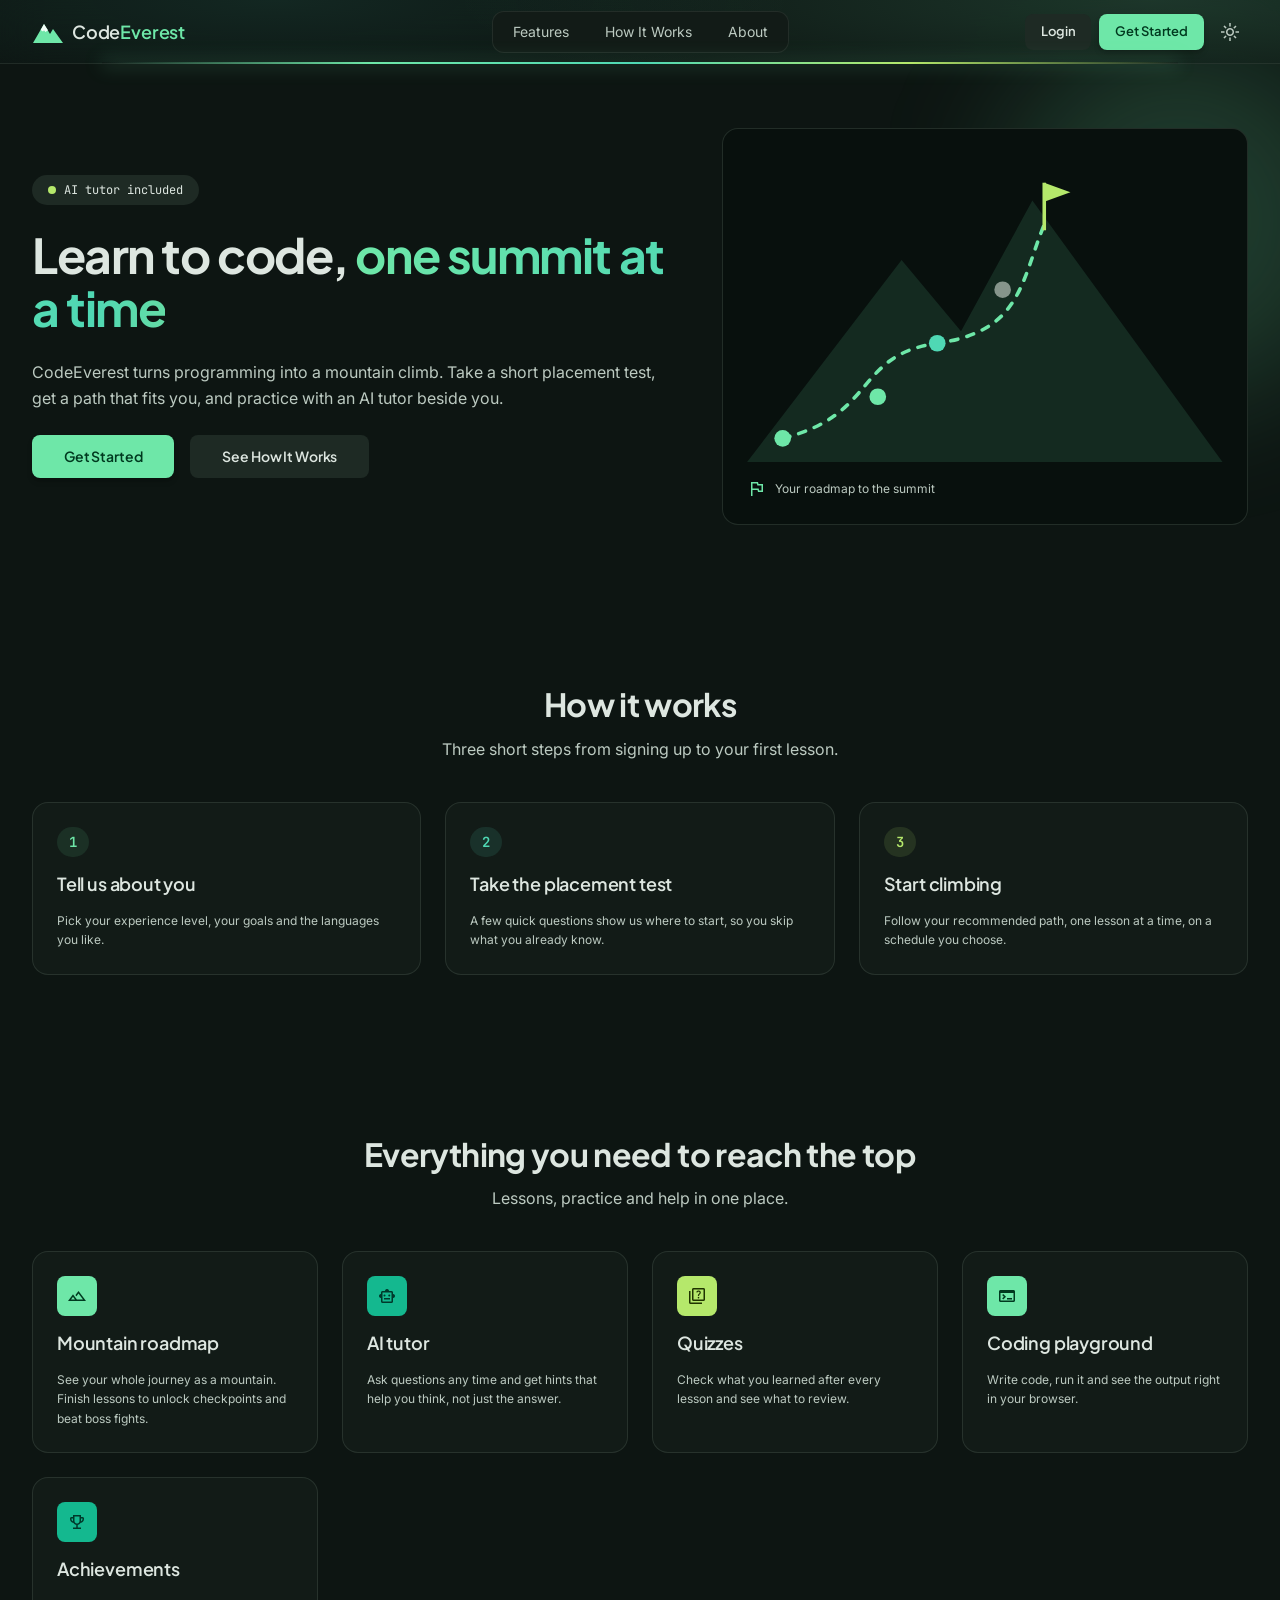
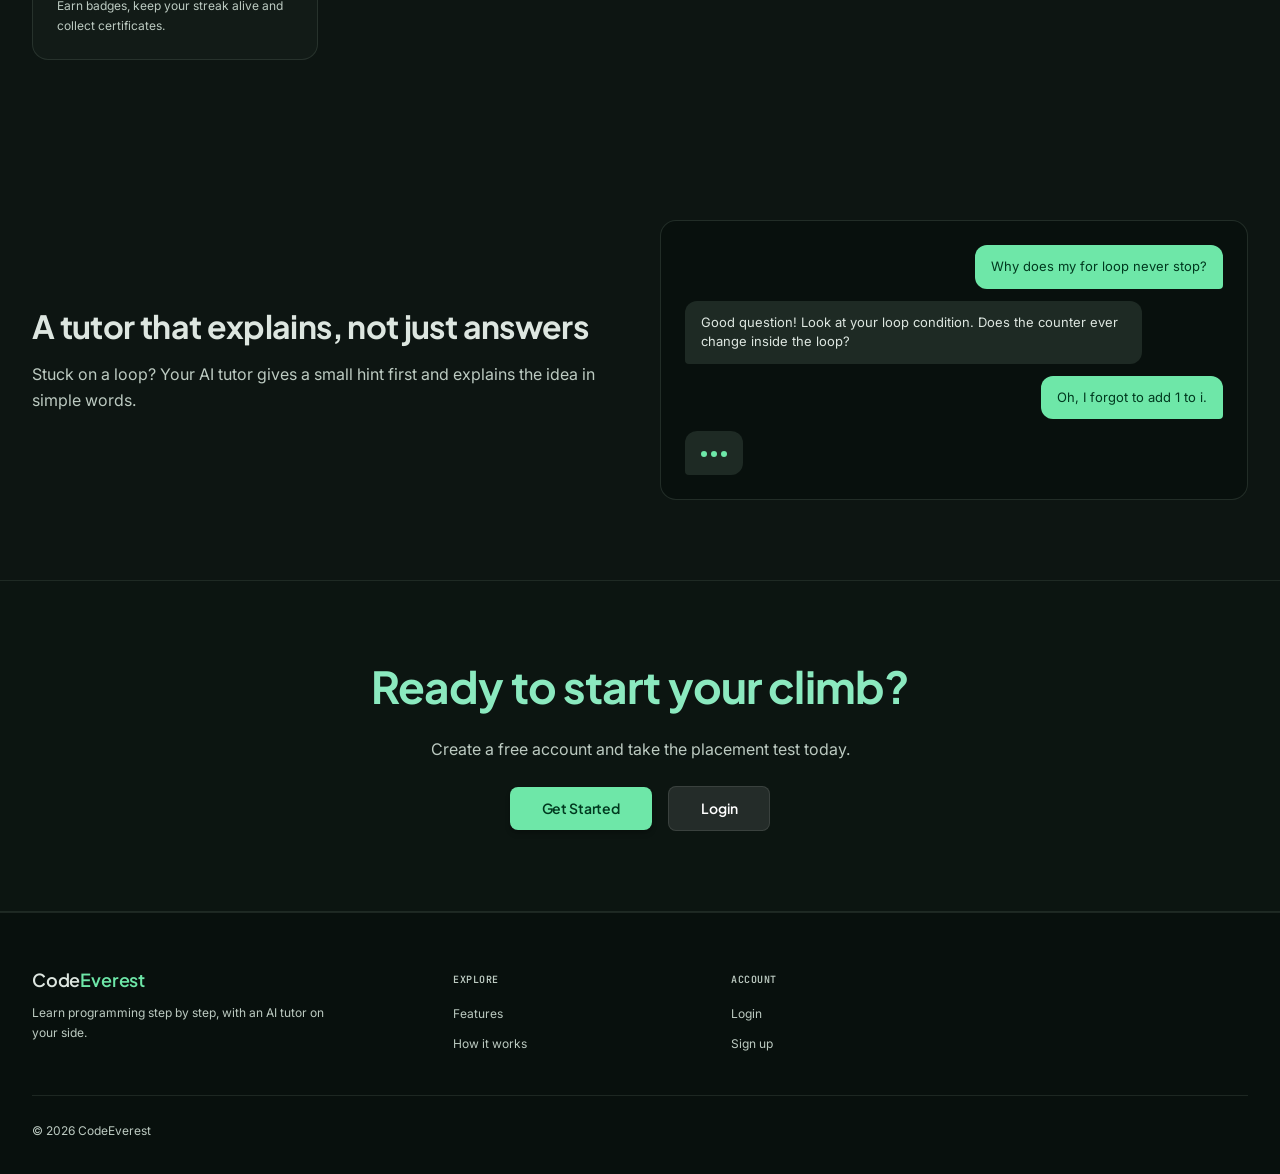
<file: index.html>
<!DOCTYPE html>
<html class="dark" lang="en">
<head>
  <meta charset="utf-8">
  <meta name="viewport" content="width=device-width, initial-scale=1">
  <meta name="color-scheme" content="dark">
  <title>CodeEverest · Learn to code, one summit at a time</title>
  <script>try { if (localStorage.getItem('sx-theme') === 'light') document.documentElement.classList.remove('dark'); } catch (e) {}</script>

  <!-- Shared CSS first, then my own page CSS (order matters) -->
  <link rel="stylesheet" href="css/variables.css">
  <link rel="stylesheet" href="css/global.css">
  <link rel="stylesheet" href="css/components.css">
  <link rel="stylesheet" href="css/landing.css">
</head>
<body>
<div id="prog"></div>

<!-- ============ HEADER ============ -->
<header class="site-header" id="siteHeader">
  <div class="header-inner">
    <a href="#top" class="logo">
      <svg viewBox="0 0 32 32" aria-label="CodeEverest logo"><path d="M1 27 12 8l6 10 3-5 10 14z" fill="rgb(var(--c-primary))"/><path d="M12 8 8.6 14l2.4 1.6 1-1.4 1.4 1.8 2.6-1.8z" fill="#fff" opacity=".92"/></svg>
      <span class="logo-text">Code<span>Everest</span></span>
    </a>

    <nav class="nav" aria-label="Main">
      <a class="nl" href="#features">Features</a>
      <a class="nl" href="#how">How It Works</a>
      <a class="nl" href="pages/aboutUs.html">About</a>
    </nav>

    <div class="header-actions">
      <a href="pages/login.html" class="btn btn-secondary btn-sm desktop-only">Login</a>
      <a href="pages/signup.html" class="btn btn-primary btn-sm shine">Get Started</a>
      <button class="ic" id="theme" type="button" title="Toggle theme" aria-label="Toggle theme">
        <span class="material-symbols-outlined icon">light_mode</span>
      </button>
      <button class="ic menu-btn" id="menuBtn" aria-label="Open menu" aria-expanded="false" aria-controls="mobileMenu">
        <span class="material-symbols-outlined" id="menuIcon">menu</span>
      </button>
    </div>
  </div>
</header>

<!-- Mobile menu (opened by js/landing.js) -->
<div class="mobile-menu" id="mobileMenu">
  <a href="#features">Features</a>
  <a href="#how">How It Works</a>
  <a href="pages/aboutUs.html">About</a>
  <a href="pages/login.html">Login</a>
  <a href="pages/signup.html" class="btn btn-primary">Get Started</a>
</div>

<main id="top">

  <!-- ============ HERO ============ -->
  <section class="section page-offset hero">
    <div class="blob hero-blob"></div>
    <div class="container hero-grid">
      <div class="stack gap-6 hero-text">
        <span class="badge rv"><span class="status-dot"></span>AI tutor included</span>
        <h1 class="h1 rv">Learn to code, <span class="grad">one summit at a time</span></h1>
        <p class="lead rv">CodeEverest turns programming into a mountain climb. Take a short placement test, get a path that fits you, and practice with an AI tutor beside you.</p>
        <div class="row gap-4 wrap rv">
          <a href="pages/signup.html" class="btn btn-primary btn-lg shine">Get Started</a>
          <a href="#how" class="btn btn-secondary btn-lg">See How It Works</a>
        </div>
      </div>

      <!-- Mountain roadmap picture (simple SVG) -->
      <div class="card card-lowest hero-art float rv" aria-hidden="true">
        <svg viewBox="0 0 400 260">
          <path d="M0 260 130 90l50 60 60-110 160 220z" fill="rgb(var(--c-primary) / 0.12)"/>
          <path class="trail" d="M30 240 C 110 220, 90 170, 160 160 S 230 110, 250 60"/>
          <circle cx="30" cy="240" r="7" fill="rgb(var(--c-primary))"/>
          <circle cx="110" cy="205" r="7" fill="rgb(var(--c-primary))"/>
          <circle cx="160" cy="160" r="7" fill="rgb(var(--c-secondary))"/>
          <circle cx="215" cy="115" r="7" fill="rgb(var(--c-outline))"/>
          <path d="M250 25v40" stroke="rgb(var(--c-tertiary))" stroke-width="3"/>
          <path d="M250 25l22 8-22 8z" fill="rgb(var(--c-tertiary))"/>
        </svg>
        <div class="row gap-2 fs text-muted"><span class="material-symbols-outlined text-primary">flag</span>Your roadmap to the summit</div>
      </div>
    </div>
  </section>

  <!-- ============ HOW IT WORKS ============ -->
  <section class="section" id="how">
    <div class="container stack gap-10">
      <div class="stack gap-3 narrow text-center">
        <h2 class="h2 rv">How it works</h2>
        <p class="lead rv">Three short steps from signing up to your first lesson.</p>
      </div>
      <div class="grid grid-auto gap-6">
        <article class="card rv">
          <span class="pill step-num">1</span>
          <h3 class="card-title">Tell us about you</h3>
          <p class="card-text">Pick your experience level, your goals and the languages you like.</p>
        </article>
        <article class="card rv">
          <span class="pill pill-secondary step-num">2</span>
          <h3 class="card-title">Take the placement test</h3>
          <p class="card-text">A few quick questions show us where to start, so you skip what you already know.</p>
        </article>
        <article class="card rv">
          <span class="pill pill-tertiary step-num">3</span>
          <h3 class="card-title">Start climbing</h3>
          <p class="card-text">Follow your recommended path, one lesson at a time, on a schedule you choose.</p>
        </article>
      </div>
    </div>
  </section>

  <!-- ============ FEATURES ============ -->
  <section class="section" id="features">
    <div class="container stack gap-10">
      <div class="stack gap-3 narrow text-center">
        <h2 class="h2 rv">Everything you need to reach the top</h2>
        <p class="lead rv">Lessons, practice and help in one place.</p>
      </div>
      <div class="grid grid-auto gap-6">
        <article class="card spot rv">
          <div class="card-icon"><span class="material-symbols-outlined">landscape</span></div>
          <h3 class="card-title">Mountain roadmap</h3>
          <p class="card-text">See your whole journey as a mountain. Finish lessons to unlock checkpoints and beat boss fights.</p>
        </article>
        <article class="card spot rv">
          <div class="card-icon secondary"><span class="material-symbols-outlined">smart_toy</span></div>
          <h3 class="card-title">AI tutor</h3>
          <p class="card-text">Ask questions any time and get hints that help you think, not just the answer.</p>
        </article>
        <article class="card spot rv">
          <div class="card-icon tertiary"><span class="material-symbols-outlined">quiz</span></div>
          <h3 class="card-title">Quizzes</h3>
          <p class="card-text">Check what you learned after every lesson and see what to review.</p>
        </article>
        <article class="card spot rv">
          <div class="card-icon"><span class="material-symbols-outlined">terminal</span></div>
          <h3 class="card-title">Coding playground</h3>
          <p class="card-text">Write code, run it and see the output right in your browser.</p>
        </article>
        <article class="card spot rv">
          <div class="card-icon secondary"><span class="material-symbols-outlined">emoji_events</span></div>
          <h3 class="card-title">Achievements</h3>
          <p class="card-text">Earn badges, keep your streak alive and collect certificates.</p>
        </article>
      </div>
    </div>
  </section>

  <!-- ============ AI TUTOR PREVIEW (static, fake chat) ============ -->
  <section class="section">
    <div class="container chat-grid">
      <div class="stack gap-4">
        <h2 class="h2 rv">A tutor that explains, not just answers</h2>
        <p class="lead rv">Stuck on a loop? Your AI tutor gives a small hint first and explains the idea in simple words.</p>
      </div>
      <div class="card card-lowest chat rv" aria-label="Example conversation with the AI tutor">
        <div class="msg user">Why does my for loop never stop?</div>
        <div class="msg tutor">Good question! Look at your loop condition. Does the counter ever change inside the loop?</div>
        <div class="msg user">Oh, I forgot to add 1 to i.</div>
        <div class="msg tutor"><span class="dots"><i></i><i></i><i></i></span></div>
      </div>
    </div>
  </section>

  <!-- ============ CALL TO ACTION ============ -->
  <section class="section cta-band">
    <div class="container stack gap-6 center">
      <h2 class="cta-title rv">Ready to start your climb?</h2>
      <p class="lead rv">Create a free account and take the placement test today.</p>
      <div class="row gap-4 wrap rv" style="justify-content:center">
        <a href="pages/signup.html" class="btn btn-primary btn-lg shine">Get Started</a>
        <a href="pages/login.html" class="btn btn-ghost btn-lg">Login</a>
      </div>
    </div>
  </section>
</main>

<!-- ============ FOOTER ============ -->
<footer class="site-footer">
  <div class="footer-inner">
    <div class="footer-grid">
      <div class="footer-brand">
        <span class="logo-text">Code<span>Everest</span></span>
        <p>Learn programming step by step, with an AI tutor on your side.</p>
      </div>
      <div class="footer-col"><h4>Explore</h4><ul><li><a href="#features">Features</a></li><li><a href="#how">How it works</a></li></ul></div>
      <div class="footer-col"><h4>Account</h4><ul><li><a href="pages/login.html">Login</a></li><li><a href="pages/signup.html">Sign up</a></li></ul></div>
    </div>
    <div class="footer-bottom"><span>© 2026 CodeEverest</span></div>
  </div>
</footer>

<!-- common.js first (shared), then my file -->
<script src="js/common.js"></script>
<script src="js/landing.js"></script>
</body>
</html>
</file>
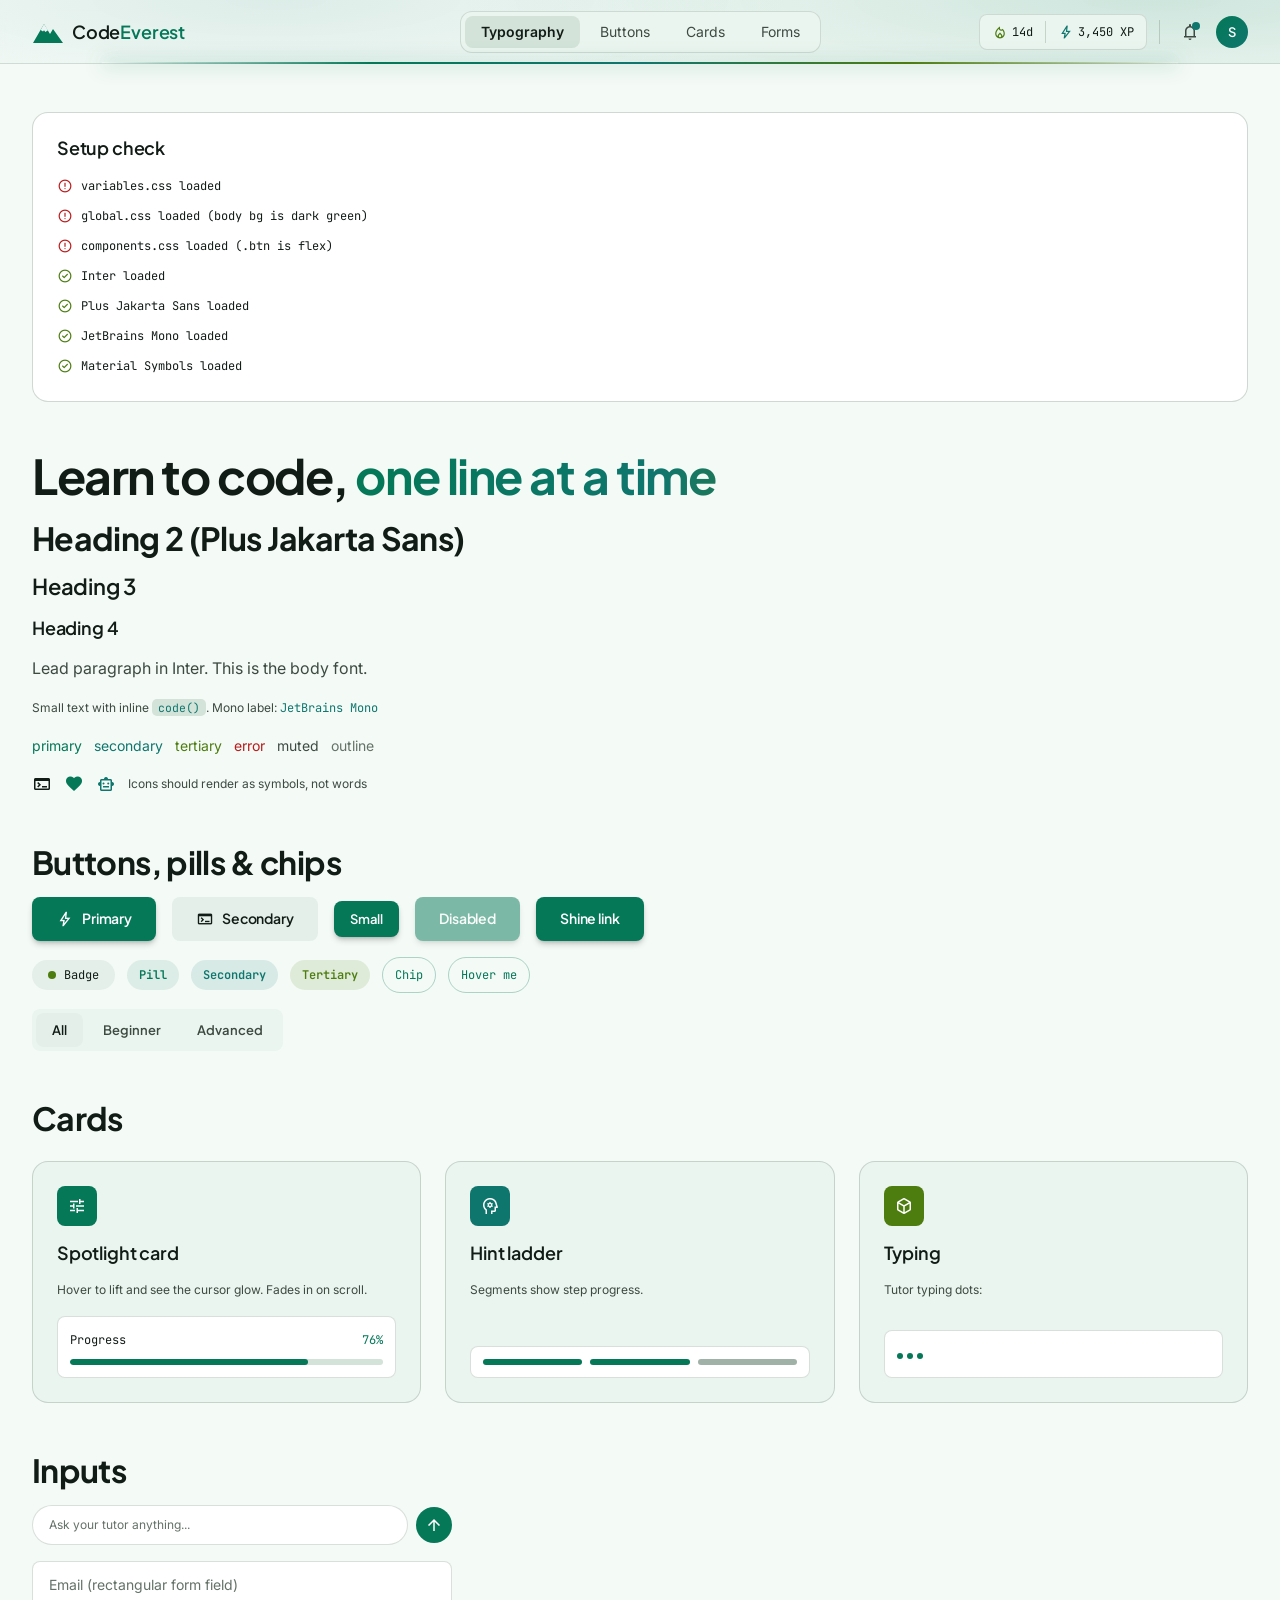
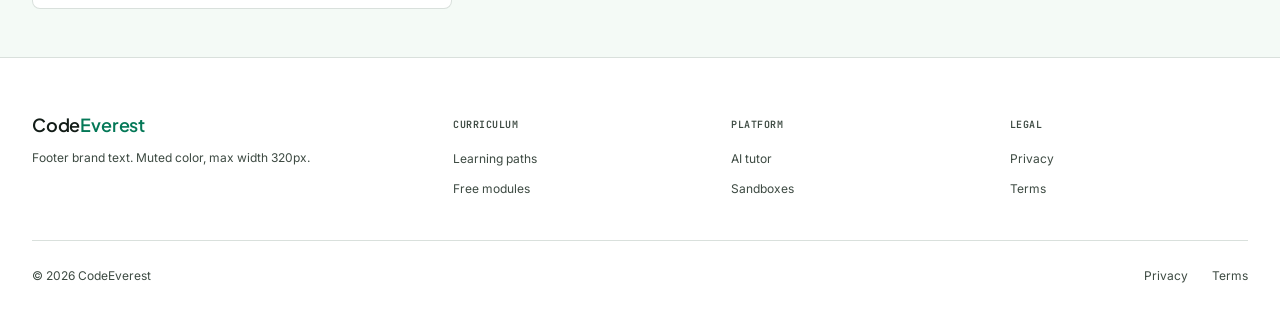
<file: csstest.html>
<!DOCTYPE html>
<html lang="en">
<head>
  <meta charset="utf-8">
  <meta name="viewport" content="width=device-width, initial-scale=1">
  <meta name="color-scheme" content="dark">
  <title>CodeEverest · CSS test</title>

  <!-- Only these three files. No font links needed.
       This file sits in the project root. If you move it into /pages, use ../css/... -->
  <link rel="stylesheet" href="css/variables.css">
  <link rel="stylesheet" href="css/global.css">
  <link rel="stylesheet" href="css/components.css">
</head>
<body>
<div id="prog"></div>


<!-- Header -->
<header class="site-header" id="hdr">
  <div class="header-inner">
    <a href="#top" class="logo">
      <svg viewBox="0 0 32 32" aria-label="CodeEverest logo"><path d="M1 27 12 8l6 10 3-5 10 14z" fill="rgb(var(--c-primary))"/><path d="M12 8 8.6 14l2.4 1.6 1-1.4 1.4 1.8 2.6-1.8z" fill="#fff" opacity=".92"/></svg>
      <span class="logo-text">Code<span>Everest</span></span>
    </a>
    <nav class="nav" id="nav">
      <a class="nl on" href="#typography">Typography</a>
      <a class="nl" href="#buttons">Buttons</a>
      <a class="nl" href="#cards">Cards</a>
      <a class="nl" href="#forms">Forms</a>
    </nav>
    <div class="header-actions">
      <div class="stat-pill"><span><span class="material-symbols-outlined text-tertiary">local_fire_department</span>14d</span><span><span class="material-symbols-outlined text-secondary">bolt</span>3,450 XP</span></div>
      <span class="header-divider"></span>
      <button class="ic" title="Notifications"><span class="material-symbols-outlined">notifications</span><span class="notif-dot"></span></button>
      <div class="avatar">S</div>
    </div>
  </div>
</header>

<main id="top" class="page-offset">
  <div class="container stack gap-12" style="padding-block: var(--space-12)">

    <!-- Status checks (filled by JS) -->
    <section class="card card-lowest" id="status">
      <h2 class="card-title">Setup check</h2>
      <ul class="stack gap-2 fc" id="checks"></ul>
    </section>

    <!-- Typography -->
    <section id="typography" class="stack gap-4">
      <h1 class="h1">Learn to code, <span class="grad">one line at a time</span></h1>
      <h2 class="h2">Heading 2 (Plus Jakarta Sans)</h2>
      <h3 class="h3">Heading 3</h3>
      <h4 class="h4">Heading 4</h4>
      <p class="lead">Lead paragraph in Inter. This is the body font.</p>
      <p class="fs text-muted">Small text with inline <code>code()</code>. Mono label: <span class="fc text-secondary">JetBrains Mono</span></p>
      <p class="row gap-3 wrap">
        <span class="text-primary">primary</span><span class="text-secondary">secondary</span>
        <span class="text-tertiary">tertiary</span><span class="text-error">error</span>
        <span class="text-muted">muted</span><span class="text-outline">outline</span>
      </p>
      <p class="row gap-3">
        <span class="material-symbols-outlined">terminal</span>
        <span class="material-symbols-outlined text-primary filled">favorite</span>
        <span class="material-symbols-outlined text-secondary">smart_toy</span>
        <span class="fs text-muted">Icons should render as symbols, not words</span>
      </p>
    </section>

    <!-- Buttons / badges -->
    <section id="buttons" class="stack gap-4">
      <h2 class="h2">Buttons, pills &amp; chips</h2>
      <div class="row gap-4 wrap">
        <button class="btn btn-primary"><span class="material-symbols-outlined">bolt</span>Primary</button>
        <button class="btn btn-secondary"><span class="material-symbols-outlined rotate-hover">terminal</span>Secondary</button>
        <button class="btn btn-primary btn-sm">Small</button>
        <button class="btn btn-primary" disabled>Disabled</button>
        <a href="#top" class="btn btn-primary shine">Shine link</a>
      </div>
      <div class="row gap-3 wrap">
        <span class="badge"><span class="status-dot"></span>Badge</span>
        <span class="pill">Pill</span><span class="pill pill-secondary">Secondary</span><span class="pill pill-tertiary">Tertiary</span>
        <button class="chip">Chip</button><button class="chip">Hover me</button>
      </div>
      <div class="tabs" id="tabs">
        <button class="tab active">All</button><button class="tab">Beginner</button><button class="tab">Advanced</button>
      </div>
    </section>

    <!-- Cards -->
    <section id="cards" class="stack gap-6">
      <h2 class="h2">Cards</h2>
      <div class="grid gap-6" style="grid-template-columns: repeat(auto-fit, minmax(260px, 1fr))">
        <article class="card spot rv">
          <div class="card-icon"><span class="material-symbols-outlined">tune</span></div>
          <h3 class="card-title">Spotlight card</h3>
          <p class="card-text">Hover to lift and see the cursor glow. Fades in on scroll.</p>
          <div class="panel">
            <div class="row fc" style="justify-content:space-between"><span>Progress</span><span class="text-primary">76%</span></div>
            <div class="progress-track" style="margin-top:8px"><div class="progress-fill" id="bar" style="--w:0%"></div></div>
          </div>
        </article>
        <article class="card spot rv">
          <div class="card-icon secondary"><span class="material-symbols-outlined">psychology</span></div>
          <h3 class="card-title">Hint ladder</h3>
          <p class="card-text">Segments show step progress.</p>
          <div class="panel"><div class="row gap-2"><i class="seg on"></i><i class="seg on pulse-seg"></i><i class="seg"></i></div></div>
        </article>
        <article class="card spot rv">
          <div class="card-icon tertiary"><span class="material-symbols-outlined">deployed_code</span></div>
          <h3 class="card-title">Typing</h3>
          <p class="card-text">Tutor typing dots:</p>
          <div class="panel"><span class="dots"><i></i><i></i><i></i></span></div>
        </article>
      </div>
    </section>

    <!-- Forms -->
    <section id="forms" class="stack gap-4" style="max-width:420px">
      <h2 class="h2">Inputs</h2>
      <div class="row gap-2">
        <input class="input" placeholder="Ask your tutor anything...">
        <button class="icon-send" title="Send"><span class="material-symbols-outlined">arrow_upward</span></button>
      </div>
      <input class="input input-field" placeholder="Email (rectangular form field)">
    </section>
  </div>
</main>

<footer class="site-footer">
  <div class="footer-inner">
    <div class="footer-grid">
      <div class="footer-brand">
        <span class="logo-text">Code<span>Everest</span></span>
        <p>Footer brand text. Muted color, max width 320px.</p>
      </div>
      <div class="footer-col"><h4>Curriculum</h4><ul><li><a href="#">Learning paths</a></li><li><a href="#">Free modules</a></li></ul></div>
      <div class="footer-col"><h4>Platform</h4><ul><li><a href="#">AI tutor</a></li><li><a href="#">Sandboxes</a></li></ul></div>
      <div class="footer-col"><h4>Legal</h4><ul><li><a href="#">Privacy</a></li><li><a href="#">Terms</a></li></ul></div>
    </div>
    <div class="footer-bottom"><span>© 2026 CodeEverest</span><div class="links"><a href="#">Privacy</a><a href="#">Terms</a></div></div>
  </div>
</footer>

<script>
  const $ = s => document.querySelector(s), $$ = s => [...document.querySelectorAll(s)];

  /* scroll progress + header shrink + nav highlight */
  addEventListener('scroll', () => {
    const h = document.documentElement.scrollHeight - innerHeight;
    $('#prog').style.transform = `scaleX(${h ? scrollY / h : 0})`;
    $('#hdr').classList.toggle('scrolled', scrollY > 20);
    let cur = '#typography';
    for (const k of ['#buttons', '#cards', '#forms']) {
      if ($(k).getBoundingClientRect().top < innerHeight * .4) cur = k;
    }
    $$('#nav .nl').forEach(a => a.classList.toggle('on', a.getAttribute('href') === cur));
  }, { passive: true });

  /* reveal on scroll + progress bar fill */
  const io = new IntersectionObserver(es => es.forEach(e => {
    if (e.isIntersecting) { e.target.classList.add('in'); io.unobserve(e.target); }
  }), { threshold: .15 });
  $$('.rv').forEach(el => io.observe(el));
  setTimeout(() => $('#bar').style.setProperty('--w', '76%'), 600);

  /* cursor spotlight */
  document.addEventListener('mousemove', e => {
    const c = e.target.closest && e.target.closest('.spot');
    if (c) { const r = c.getBoundingClientRect(); c.style.setProperty('--mx', e.clientX - r.left + 'px'); c.style.setProperty('--my', e.clientY - r.top + 'px'); }
  });

  /* tabs */
  $$('#tabs .tab').forEach(t => t.onclick = () => $$('#tabs .tab').forEach(x => x.classList.toggle('active', x === t)));

  /* setup checks */
  const cs = getComputedStyle(document.documentElement);
  const checks = [
    ['variables.css loaded', cs.getPropertyValue('--c-primary').trim() === '110 231 168'],
    ['global.css loaded (body bg is dark green)', getComputedStyle(document.body).backgroundColor === 'rgb(13, 21, 18)'],
    ['components.css loaded (.btn is flex)', (() => { const b = document.createElement('button'); b.className = 'btn'; document.body.append(b); const ok = getComputedStyle(b).display === 'inline-flex'; b.remove(); return ok; })()],
  ];
  const out = $('#checks');
  const show = (label, ok) => out.insertAdjacentHTML('beforeend', `<li class="row gap-2"><span class="material-symbols-outlined ${ok ? 'text-tertiary' : 'text-error'}" style="font-size:16px">${ok ? 'check_circle' : 'error'}</span>${label}</li>`);
  checks.forEach(([l, ok]) => show(l, ok));
  document.fonts.ready.then(() => {
    show('Inter loaded', document.fonts.check('14px Inter'));
    show('Plus Jakarta Sans loaded', document.fonts.check('700 14px "Plus Jakarta Sans"'));
    show('JetBrains Mono loaded', document.fonts.check('12px "JetBrains Mono"'));
    show('Material Symbols loaded', document.fonts.check('20px "Material Symbols Outlined"'));
  });
</script>
</body>
</html>
</file>
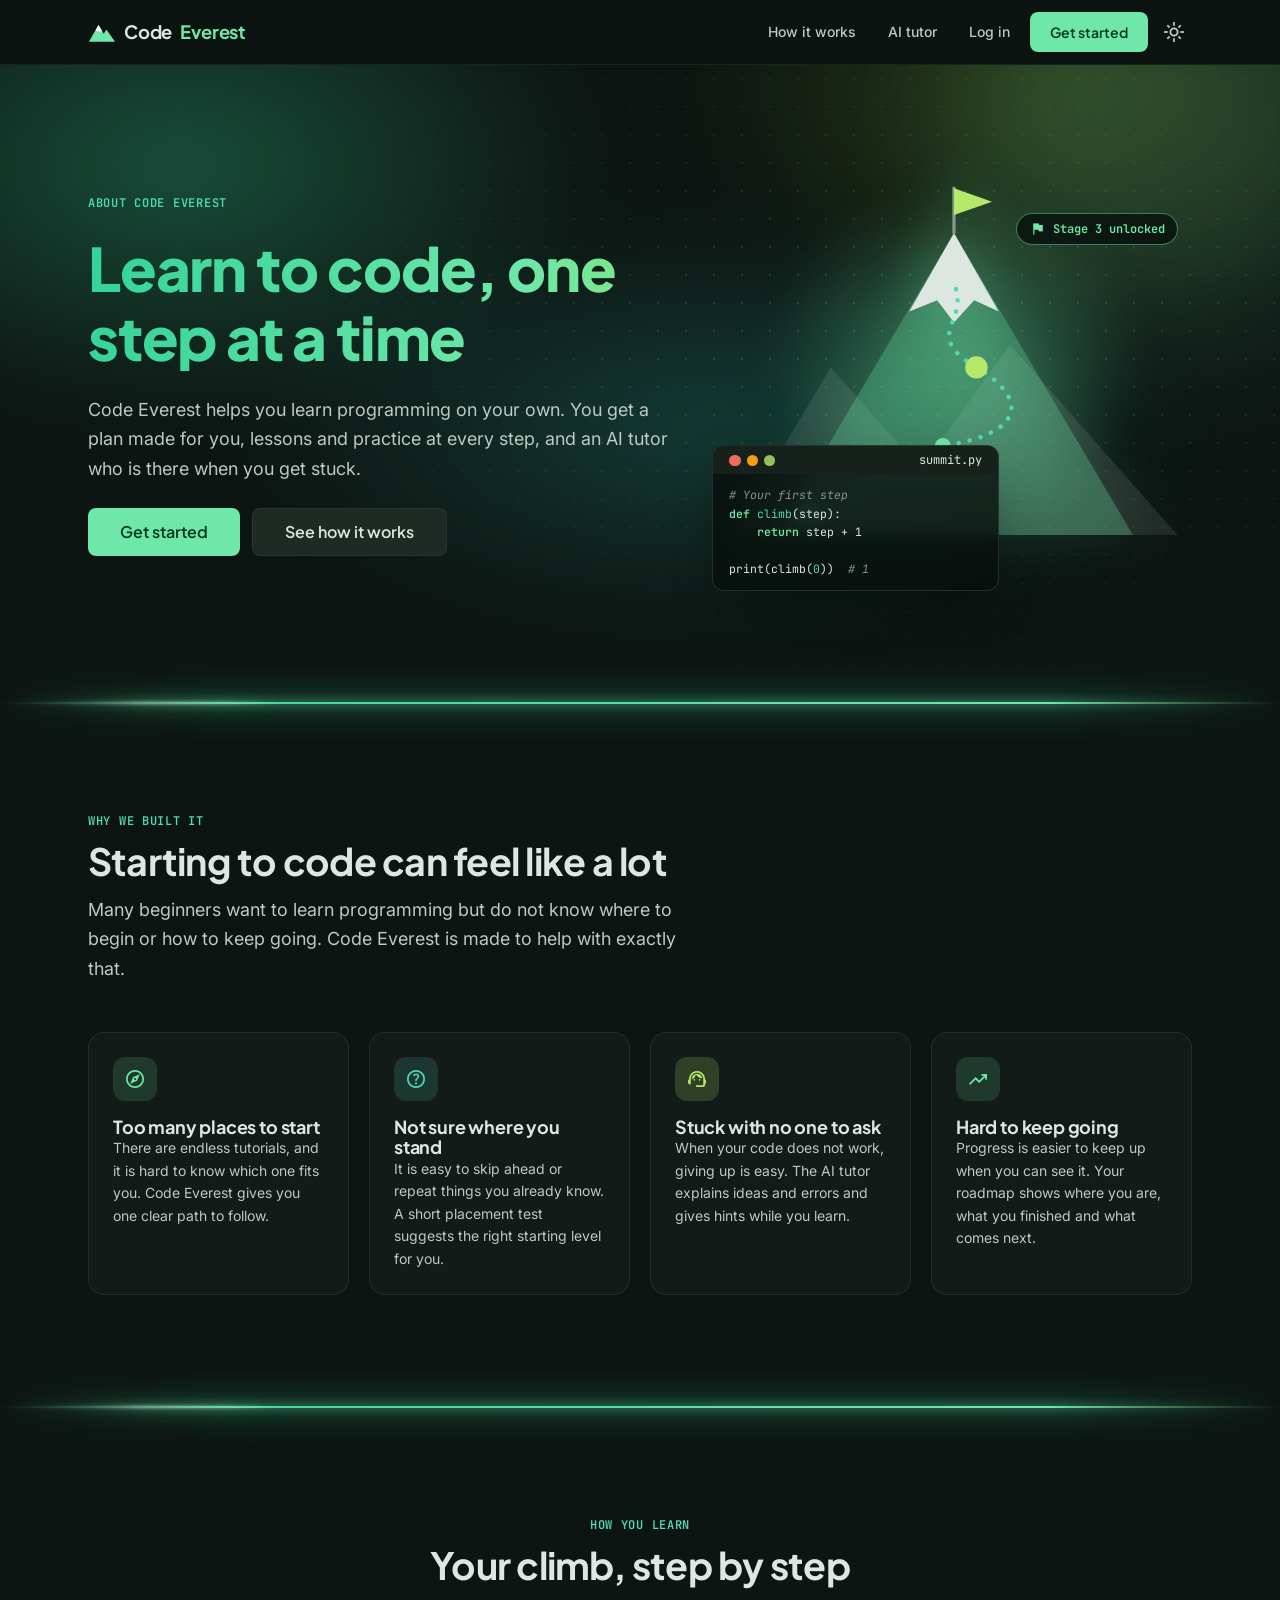
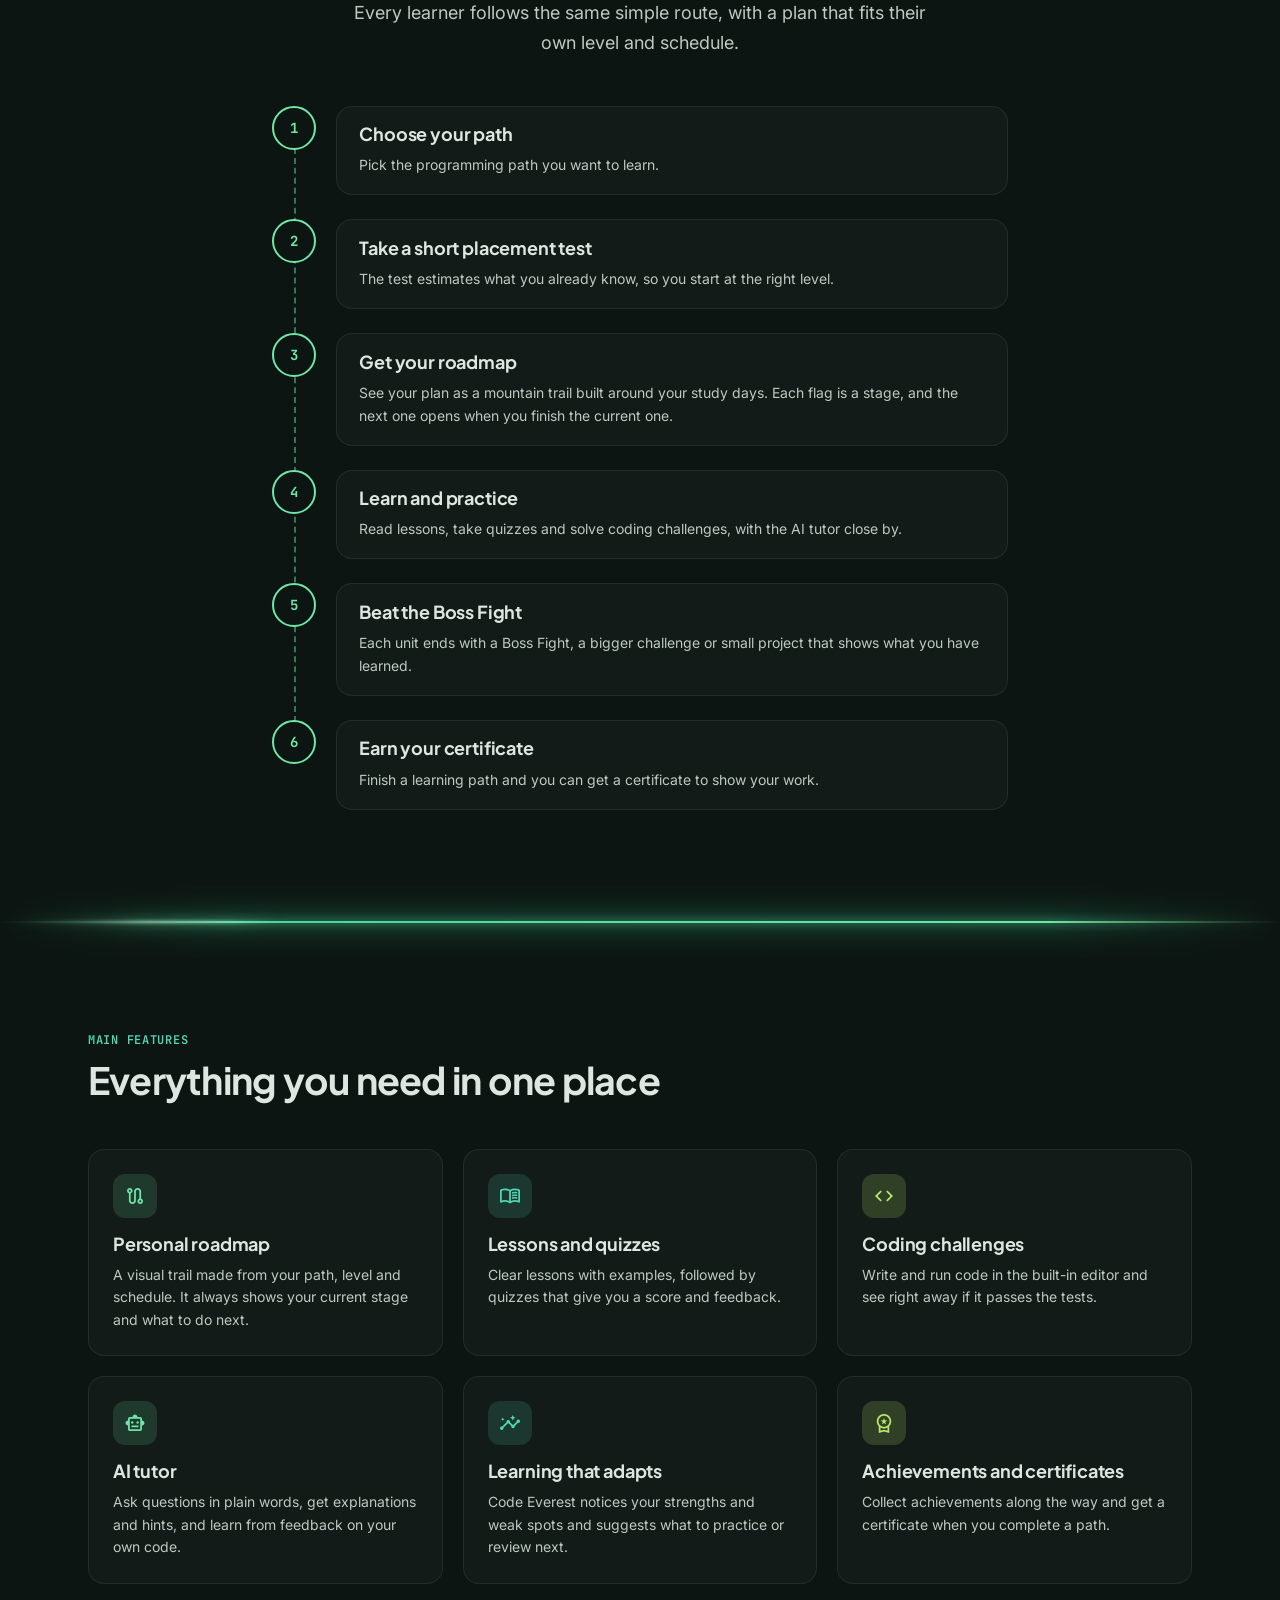
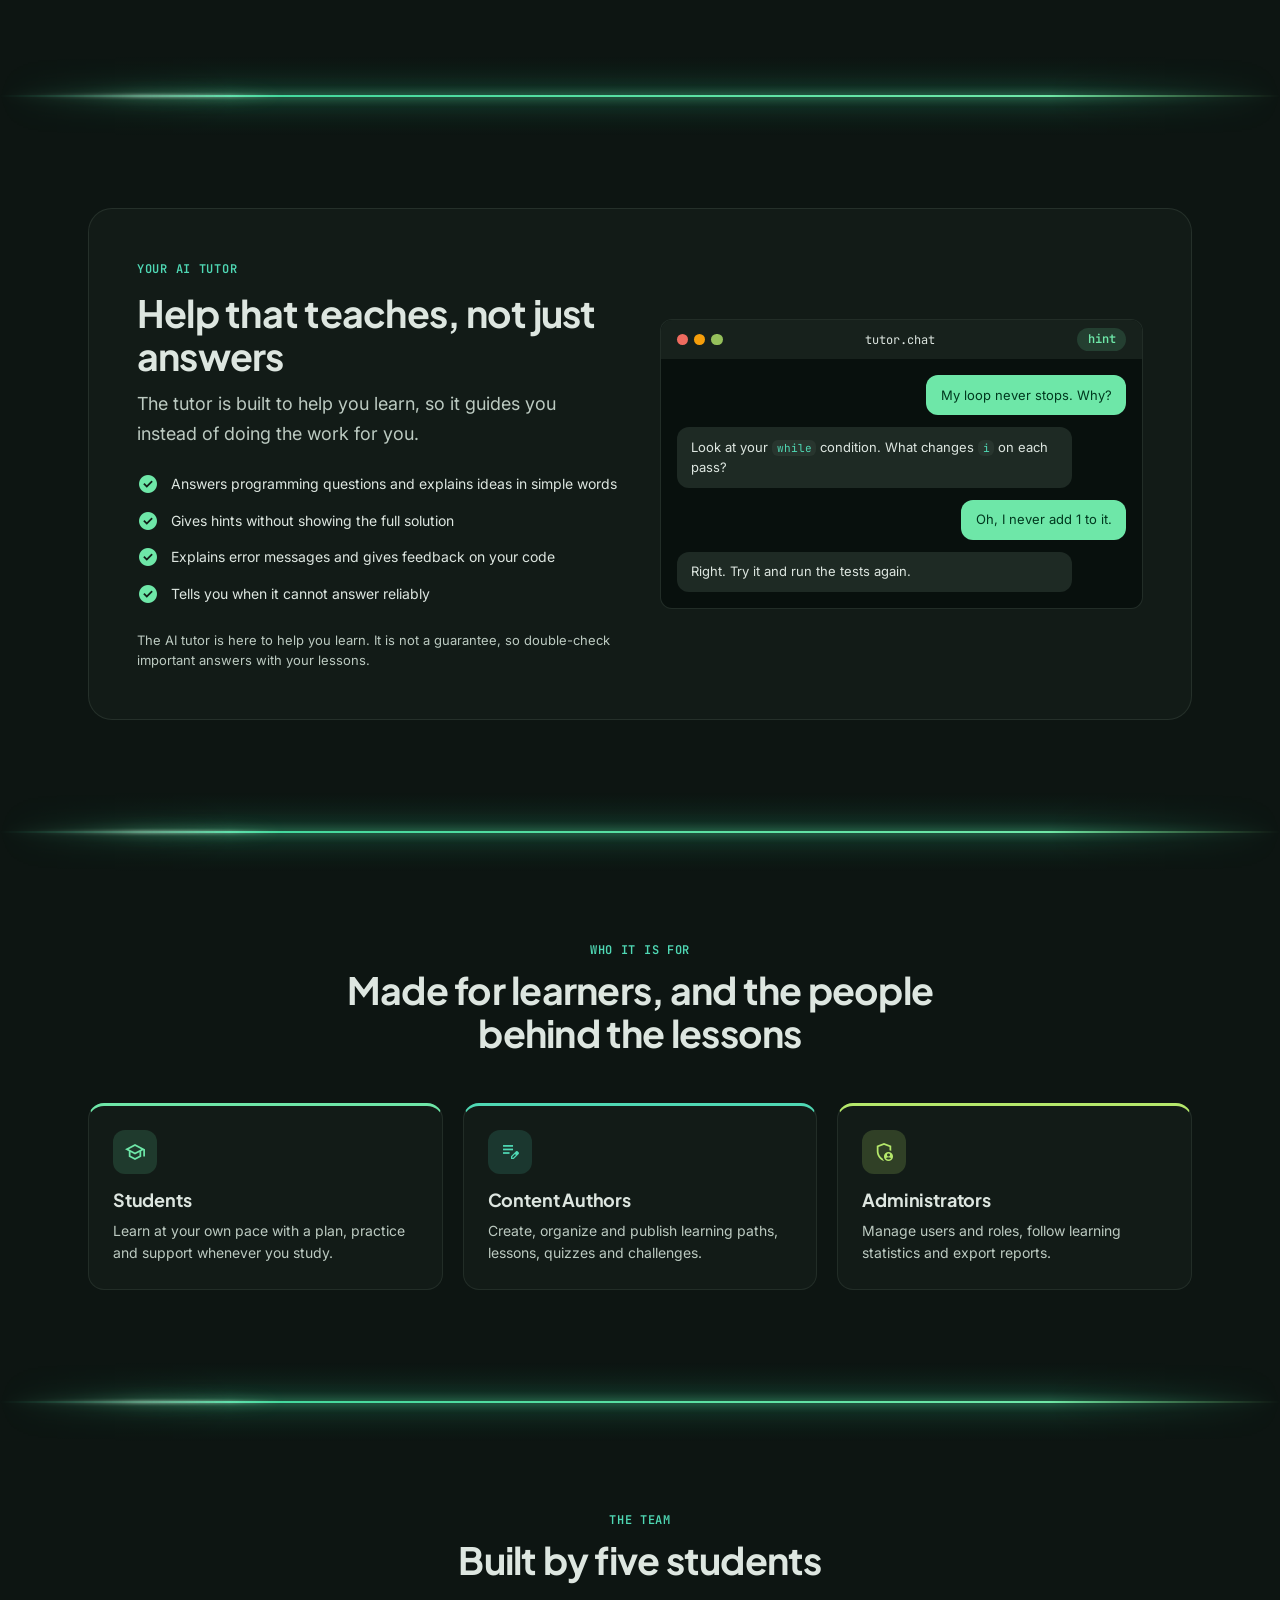
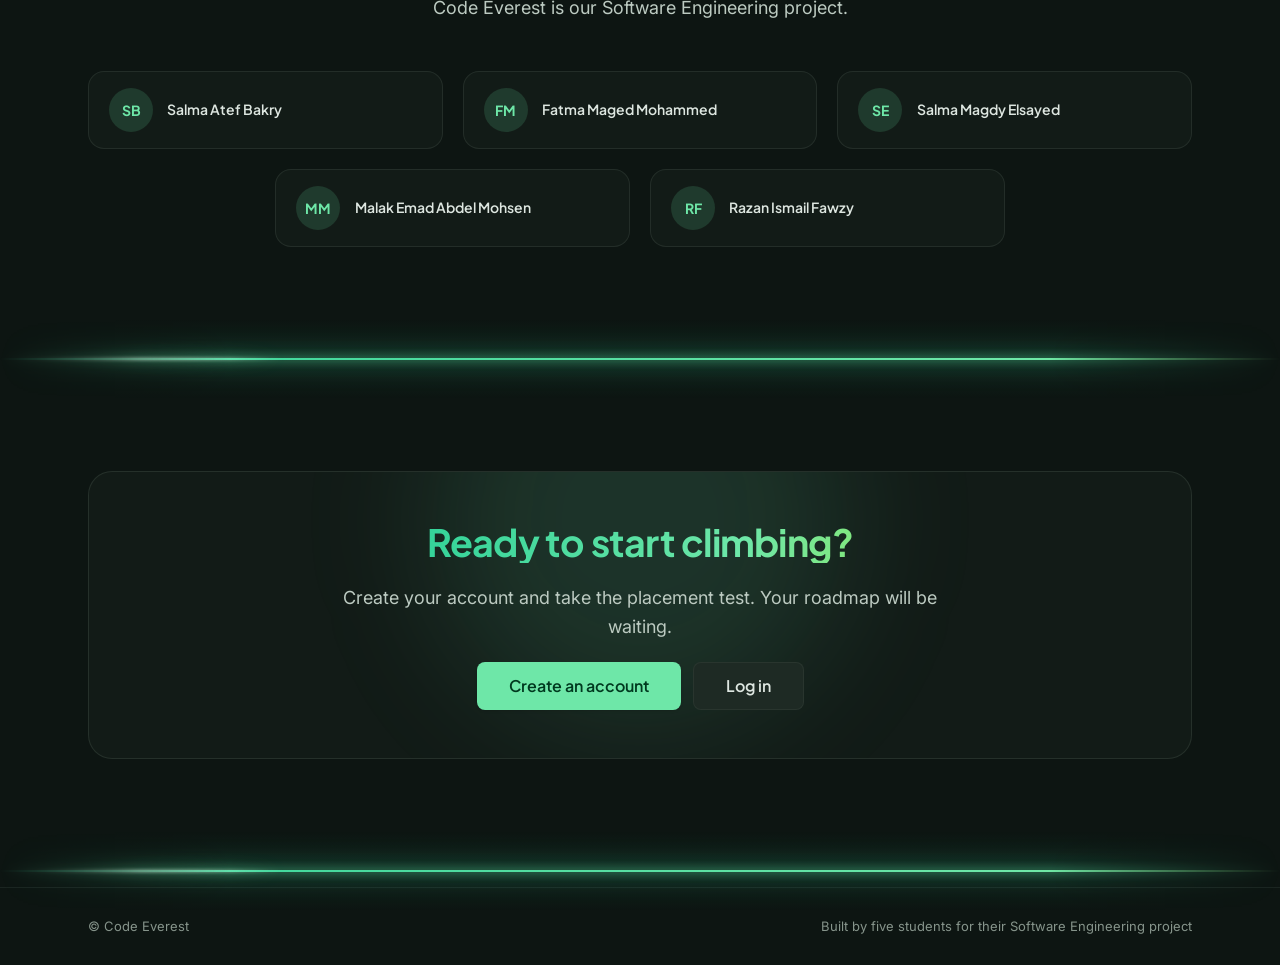
<file: pages/aboutUs.html>
<!DOCTYPE html>
<html class="dark" lang="en"><head><meta charset="utf-8"><meta name="viewport" content="width=device-width,initial-scale=1"><title>About · Code Everest</title>
<meta name="description" content="Code Everest is a self-learning programming platform with a personal roadmap, an AI tutor and practice at every step.">
<script>try{if(localStorage.getItem('sx-theme')==='light')document.documentElement.classList.remove('dark')}catch(e){}</script>
<link href="https://fonts.googleapis.com/css2?family=Inter:wght@400;500;600&family=JetBrains+Mono:wght@400;600&family=Plus+Jakarta+Sans:wght@600;700;800&display=swap" rel="stylesheet">
<link href="https://fonts.googleapis.com/css2?family=Material+Symbols+Outlined" rel="stylesheet">
<style>
/* ===== Design tokens (same as sign-in page) ===== */
:root{
  --font-body:Inter,system-ui,sans-serif;--font-head:'Plus Jakarta Sans',Inter,sans-serif;--font-mono:'JetBrains Mono',ui-monospace,monospace;
  --fs-xs:.75rem;--fs-sm:.8125rem;--fs-md:.875rem;--fs-lg:1rem;--fs-xl:1.125rem;
  --r-sm:.375rem;--r-md:.5rem;--r-lg:.75rem;--r-xl:1rem;--r-pill:9999px;
  --ease:cubic-bezier(.2,.7,.2,1);--t-fast:.15s;--t-base:.25s;--t-slow:.7s;
  --shadow-sm:0 1px 3px rgb(0 0 0/.12);--shadow-lg:0 20px 50px -12px rgb(0 0 0/.4);
  --c-bg:244 250 246;--c-surface:255 255 255;--c-surface-2:235 245 239;--c-surface-3:255 255 255;--c-surface-4:227 239 232;--c-surface-5:211 227 217;
  --c-text:18 28 23;--c-text-2:61 74 66;--c-text-3:100 114 105;--c-line:160 178 167;
  --c-brand:4 120 87;--c-on-brand:255 255 255;--c-accent:15 118 110;--c-lime:77 124 15;--c-ok:77 124 15;
  color-scheme:light;
}
:root.dark{
  --c-bg:13 21 18;--c-surface:8 16 13;--c-surface-2:18 27 23;--c-surface-3:23 33 28;--c-surface-4:30 42 36;--c-surface-5:40 53 46;
  --c-text:221 230 224;--c-text-2:188 202 193;--c-text-3:134 148 139;--c-line:61 74 66;
  --c-brand:110 231 168;--c-on-brand:0 57 31;--c-accent:79 216 180;--c-lime:181 232 107;--c-ok:181 232 107;
  color-scheme:dark;
}
*,*::before,*::after{box-sizing:border-box}
html{scroll-behavior:smooth;-webkit-text-size-adjust:100%}
body{margin:0;min-height:100vh;background:rgb(var(--c-bg));color:rgb(var(--c-text));font:400 var(--fs-md)/1.6 var(--font-body);-webkit-font-smoothing:antialiased;transition:background-color var(--t-base),color var(--t-base)}
h1,h2,h3,p,ul,ol{margin:0}ul,ol{padding:0;list-style:none}
svg{display:block;max-width:100%}a{color:inherit;text-decoration:none}
button{font:inherit;color:inherit;background:none;border:0;padding:0;cursor:pointer}
::selection{background:rgb(var(--c-brand)/.3)}
:focus-visible{outline:2px solid rgb(var(--c-brand));outline-offset:2px}
.h1,.h2,.h3{font-family:var(--font-head);font-weight:700;letter-spacing:-.02em;line-height:1.15}
.h1{font-size:clamp(2.2rem,5.5vw,3.75rem);font-weight:800}
.h2{font-size:clamp(1.6rem,3.2vw,2.35rem)}.h3{font-size:var(--fs-xl);letter-spacing:-.01em}
.lead{font-size:var(--fs-xl);color:rgb(var(--c-text-2));line-height:1.65;max-width:38rem}
.muted{color:rgb(var(--c-text-2))}.small{font-size:var(--fs-sm)}
.eyebrow{font:600 var(--fs-xs)/1 var(--font-mono);letter-spacing:.06em;text-transform:uppercase;color:rgb(var(--c-accent))}
.icon{font-family:'Material Symbols Outlined';font-size:22px;line-height:1;font-weight:400;font-style:normal;vertical-align:middle}
.icon.fill{font-variation-settings:'FILL' 1}

/* ===== Buttons ===== */
.btn{display:inline-flex;align-items:center;justify-content:center;gap:.5rem;height:2.5rem;padding:0 1.25rem;border-radius:var(--r-md);font:600 var(--fs-md)/1 var(--font-head);white-space:nowrap;transition:transform var(--t-fast),filter var(--t-fast),background var(--t-base),box-shadow var(--t-base)}
.btn:active{transform:scale(.97)}
.btn-primary{background:rgb(var(--c-brand));color:rgb(var(--c-on-brand));box-shadow:var(--shadow-sm)}.btn-primary:hover{filter:brightness(1.1);transform:translateY(-2px)}
.btn-secondary{background:rgb(var(--c-surface-4));border:1px solid rgb(var(--c-line)/.35)}.btn-secondary:hover{background:rgb(var(--c-surface-5))}
.btn-lg{height:3rem;padding:0 2rem;font-size:var(--fs-lg)}
.btn-icon{width:2.25rem;height:2.25rem;padding:0;color:rgb(var(--c-text-2))}.btn-icon:hover{background:rgb(var(--c-surface-4));color:rgb(var(--c-text))}
.btn-shine{position:relative;overflow:hidden}
.btn-shine::after{content:"";position:absolute;top:0;left:-60%;width:40%;height:100%;transform:skewX(-20deg);background:linear-gradient(90deg,transparent,rgb(255 255 255/.35),transparent);animation:sheen 3.5s infinite;pointer-events:none}
@keyframes sheen{to{left:140%}}

/* ===== Aurora text (from sign-in) ===== */
.aurora{background:linear-gradient(100deg,#34d399 0%,#6ee7a8 25%,#a3e635 50%,#4ade80 75%,#34d399 100%);background-size:300% 100%;-webkit-background-clip:text;background-clip:text;color:transparent;animation:aurora 8s ease-in-out infinite}
:root:not(.dark) .aurora{background-image:linear-gradient(100deg,#047857 0%,#059669 30%,#3f6b0d 60%,#065f46 100%)}
@keyframes aurora{0%,100%{background-position:0% 50%}50%{background-position:100% 50%}}

/* ===== Header ===== */
.site-header{position:sticky;top:0;z-index:20;backdrop-filter:blur(12px);-webkit-backdrop-filter:blur(12px);background:rgb(var(--c-bg)/.8);border-bottom:1px solid rgb(var(--c-line)/.3)}
.bar{display:flex;align-items:center;justify-content:space-between;gap:1rem;max-width:72rem;margin:auto;padding:.75rem 1.5rem}
.brand{display:inline-flex;align-items:center;gap:.5rem;font:700 1.15rem/1 var(--font-head);letter-spacing:-.01em}.brand b{color:rgb(var(--c-brand))}
.nav{display:flex;align-items:center;gap:.5rem}
.nav .link{padding:.5rem .75rem;color:rgb(var(--c-text-2));font-weight:500;border-radius:var(--r-md)}.nav .link:hover{color:rgb(var(--c-text))}

/* ===== Layout ===== */
.wrap{max-width:72rem;margin:auto;padding:0 1.5rem}
.section{padding:clamp(3.5rem,8vw,6rem) 0}
.head{display:flex;flex-direction:column;gap:.75rem;max-width:40rem;margin-bottom:3rem}
.head.mid{margin-inline:auto;text-align:center;align-items:center}
.grid{display:grid;gap:1.25rem;grid-template-columns:repeat(auto-fit,minmax(15rem,1fr))}
.row{display:flex;align-items:center;gap:.75rem;flex-wrap:wrap}

/* ===== Hero ===== */
.hero{position:relative;overflow:hidden;padding:clamp(3rem,8vw,6rem) 0}
:root:not(.dark) .hero::after{content:"";position:absolute;inset:0;pointer-events:none;background:linear-gradient(180deg,rgb(var(--c-bg)/.2),rgb(var(--c-bg)) 98%)}
.glow{position:absolute;width:26rem;height:26rem;border-radius:50%;filter:blur(64px);pointer-events:none;background:rgb(var(--c-brand)/.12);animation:drift 14s ease-in-out infinite alternate}
@keyframes drift{to{transform:translate(60px,40px) scale(1.15)}}
.hero .wrap{position:relative;z-index:1;display:grid;grid-template-columns:1.1fr .9fr;gap:3rem;align-items:center}
.hero-copy{display:flex;flex-direction:column;gap:1.5rem;align-items:flex-start}
@keyframes float{50%{transform:translateY(-10px)}}
.in{animation:rise .8s var(--ease) both}.in:nth-child(2){animation-delay:.08s}.in:nth-child(3){animation-delay:.16s}.in:nth-child(4){animation-delay:.24s}
@keyframes rise{from{opacity:0;transform:translateY(22px)}}

/* ===== Cards ===== */
.card{position:relative;display:flex;flex-direction:column;gap:.6rem;padding:1.5rem;border-radius:var(--r-xl);background:rgb(var(--c-surface-2));border:1px solid rgb(var(--c-line)/.4);transition:transform var(--t-base),border-color var(--t-base),box-shadow var(--t-base)}
.card:hover{transform:translateY(-3px);border-color:rgb(var(--c-brand)/.6);box-shadow:0 12px 30px -14px rgb(var(--c-brand)/.5)}
.card p{color:rgb(var(--c-text-2))}
.ico{display:grid;place-items:center;width:2.75rem;height:2.75rem;border-radius:var(--r-lg);background:rgb(var(--c-brand)/.15);color:rgb(var(--c-brand));margin-bottom:.4rem}
.ico.b{background:rgb(var(--c-accent)/.15);color:rgb(var(--c-accent))}
.ico.c{background:rgb(var(--c-lime)/.18);color:rgb(var(--c-lime))}
.why{grid-template-columns:repeat(4,1fr)}
.feat{grid-template-columns:repeat(3,1fr)}

/* ===== Trail (the real sequence, so it keeps numbers) ===== */
.trail{position:relative;max-width:46rem;margin-inline:auto;display:flex;flex-direction:column;gap:1.5rem;counter-reset:s}
.trail::before,.trail::after{content:"";position:absolute;left:1.35rem;top:22px}
.trail::before{height:var(--len,calc(100% - 3rem));border-left:2px dashed rgb(var(--c-brand)/.45)}
.trail::after{height:var(--fill,0px);border-left:2px solid rgb(var(--c-brand));filter:drop-shadow(0 0 6px rgb(var(--c-brand)/.7))}
.trail li{position:relative;display:flex;gap:1.25rem;align-items:flex-start;counter-increment:s}
.trail li::before{content:counter(s);flex:none;display:grid;place-items:center;width:2.75rem;height:2.75rem;border-radius:50%;background:rgb(var(--c-bg));border:2px solid rgb(var(--c-brand));color:rgb(var(--c-brand));font:700 var(--fs-md)/1 var(--font-mono);z-index:1}
.trail li::before{transition:background var(--t-base),color var(--t-base),box-shadow var(--t-base)}
.trail li.on::before{background:rgb(var(--c-brand));color:rgb(var(--c-on-brand));box-shadow:0 0 0 4px rgb(var(--c-brand)/.2),0 0 18px rgb(var(--c-brand)/.6)}
.trail .card{flex:1;padding:1.1rem 1.4rem}

/* ===== Panel + tutor ===== */
.panel{position:relative;overflow:hidden;padding:clamp(1.75rem,4vw,3rem);border-radius:1.5rem;background:rgb(var(--c-surface-2));border:1px solid rgb(var(--c-line)/.45)}
.tutor{display:grid;grid-template-columns:1fr 1fr;gap:2.5rem;align-items:center}
.ticks{display:flex;flex-direction:column;gap:.9rem;margin:1.5rem 0}
.ticks li{display:flex;gap:.75rem;align-items:flex-start}.ticks .icon{color:rgb(var(--c-brand));flex:none}
.code-block{border-radius:var(--r-lg);background:rgb(var(--c-surface));border:1px solid rgb(var(--c-line)/.5);overflow:hidden}
.code-head{display:flex;align-items:center;justify-content:space-between;padding:.5rem 1rem;background:rgb(var(--c-surface-3));font:var(--fs-xs)/1 var(--font-mono)}
.window-dots{display:flex;gap:.375rem}.window-dots i{width:.7rem;height:.7rem;border-radius:50%;background:rgb(var(--c-ok)/.8)}.window-dots i:first-child{background:#ef6b5f}.window-dots i:nth-child(2){background:#f59e0b}
.badge{display:inline-flex;padding:.2rem .65rem;border-radius:var(--r-pill);font:600 var(--fs-xs)/1.4 var(--font-mono);background:rgb(var(--c-brand)/.15);color:rgb(var(--c-brand))}
.chat{display:flex;flex-direction:column;gap:.75rem;padding:1rem;font-size:var(--fs-sm)}
.msg{max-width:88%;padding:.6rem .9rem;border-radius:var(--r-lg)}
.msg.me{align-self:flex-end;background:rgb(var(--c-brand));color:rgb(var(--c-on-brand))}
.msg.ai{background:rgb(var(--c-surface-4))}
code{font-family:var(--font-mono);font-size:.85em;padding:.1em .4em;border-radius:var(--r-sm);background:rgb(var(--c-surface-5));color:rgb(var(--c-accent))}

/* ===== Audience ===== */
.who .card{border-top:3px solid rgb(var(--c-brand))}
.who .card:nth-child(2){border-top-color:rgb(var(--c-accent))}.who .card:nth-child(3){border-top-color:rgb(var(--c-lime))}

/* ===== Team ===== */
.team{display:flex;flex-wrap:wrap;justify-content:center}
.team .person{flex:0 0 calc((100% - 2.5rem)/3)}
.person{flex-direction:row;align-items:center;gap:.9rem;padding:1rem 1.25rem}
.avatar{display:grid;place-items:center;flex:none;width:2.75rem;height:2.75rem;border-radius:50%;background:rgb(var(--c-brand)/.15);color:rgb(var(--c-brand));font:700 var(--fs-md)/1 var(--font-head)}
.person strong{font:600 var(--fs-md)/1.3 var(--font-head)}

/* ===== CTA + footer ===== */
.cta{text-align:center;display:flex;flex-direction:column;gap:1.25rem;align-items:center}
.cta .lead{margin-inline:auto}
.site-footer{border-top:1px solid rgb(var(--c-line)/.3);padding:1.75rem 0;color:rgb(var(--c-text-3));font-size:var(--fs-sm)}

/* ===== Aurora seam divider (horizontal version of the sign-in seam) ===== */
.seam{position:relative;height:5rem;margin:-1.5rem 0;pointer-events:none;-webkit-mask-image:linear-gradient(90deg,transparent,#000 18%,#000 82%,transparent);mask-image:linear-gradient(90deg,transparent,#000 18%,#000 82%,transparent)}
.seam::before{content:"";position:absolute;inset:0;background:linear-gradient(180deg,transparent,rgb(52 211 153/.04) 22%,rgb(52 211 153/.1) 38%,rgb(110 231 168/.2) 50%,rgb(52 211 153/.1) 62%,rgb(52 211 153/.04) 78%,transparent);animation:breathe 5s ease-in-out infinite alternate}
.seam::after{content:"";position:absolute;left:0;right:0;top:50%;height:2px;transform:translateY(-50%);background:linear-gradient(90deg,#34d399,#6ee7a8,#a3e635,#4ade80,#2dd4bf,#34d399);background-size:400% 100%;filter:drop-shadow(0 0 5px rgb(52 211 153/.75)) drop-shadow(0 0 14px rgb(52 211 153/.4));animation:flow 8s linear infinite}
.seam i{position:absolute;top:50%;left:0;width:22%;height:3px;transform:translateY(-50%);background:linear-gradient(90deg,transparent,rgb(200 255 225/.95),transparent);filter:blur(1.5px) drop-shadow(0 0 8px rgb(110 231 168/.9));animation:travel 5.5s cubic-bezier(.45,0,.55,1) infinite;z-index:1}
@keyframes flow{to{background-position:400% 0}}
@keyframes breathe{from{opacity:.55}to{opacity:1}}
@keyframes travel{0%{left:-22%;opacity:0}15%,85%{opacity:1}100%{left:100%;opacity:0}}
:root:not(.dark) .seam::before{background:linear-gradient(180deg,transparent,rgb(4 120 87/.03) 22%,rgb(4 120 87/.07) 38%,rgb(5 150 105/.13) 50%,rgb(4 120 87/.07) 62%,rgb(4 120 87/.03) 78%,transparent)}
:root:not(.dark) .seam::after{background-image:linear-gradient(90deg,#047857,#059669,#4d7c0f,#0f766e,#047857);filter:drop-shadow(0 0 4px rgb(4 120 87/.45))}
:root:not(.dark) .seam i{background:linear-gradient(90deg,transparent,rgb(4 120 87/.9),transparent);filter:blur(1.5px) drop-shadow(0 0 6px rgb(4 120 87/.6))}

/* ===== Richer hero ===== */
.aurora-band{position:absolute;inset:-20% -10% 0;pointer-events:none;background:radial-gradient(40% 50% at 20% 30%,rgb(52 211 153/.3),transparent 70%),radial-gradient(35% 45% at 78% 20%,rgb(163 230 53/.2),transparent 70%),radial-gradient(45% 40% at 55% 65%,rgb(45 212 191/.2),transparent 70%);filter:blur(30px);animation:sway 16s ease-in-out infinite alternate}
:root:not(.dark) .aurora-band{opacity:.55}
@keyframes sway{to{transform:translate(4%,6%) rotate(3deg) scale(1.08)}}
.hero-grid{position:absolute;inset:0;pointer-events:none;opacity:.5;background-image:radial-gradient(rgb(var(--c-brand)/.4) 1px,transparent 1.3px);background-size:28px 28px;-webkit-mask-image:radial-gradient(60% 60% at 72% 42%,#000,transparent);mask-image:radial-gradient(60% 60% at 72% 42%,#000,transparent)}
.stage{position:relative;justify-self:center;width:min(100%,28rem);padding:1rem 0 3.5rem}
.halo{position:absolute;inset:6% 8% 14%;border-radius:50%;background:radial-gradient(closest-side,rgb(110 231 168/.4),transparent);filter:blur(18px);animation:pulse 5s ease-in-out infinite alternate}
@keyframes pulse{from{opacity:.45}to{opacity:1}}
.mount{position:relative;width:100%;animation:float 6s ease-in-out infinite;filter:drop-shadow(0 0 26px rgb(var(--c-brand)/.35))}
.mount .cap{transition:fill var(--t-base)}
:root:not(.dark) .mount .cap{fill:rgb(var(--c-brand))}
.mount .dots{animation:march 4s linear infinite}
@keyframes march{to{stroke-dashoffset:-100}}
.code-block.hero-code{position:absolute;left:-4%;bottom:0;width:64%;background:rgb(var(--c-surface)/.8);backdrop-filter:blur(8px);-webkit-backdrop-filter:blur(8px);box-shadow:var(--shadow-lg)}
.hero-code .code-body{padding:.75rem 1rem;font:.72rem/1.6 var(--font-mono);white-space:pre;min-height:6.6rem;overflow:hidden}
.k{color:rgb(var(--c-brand));font-weight:600}.f{color:rgb(var(--c-accent))}.c{color:rgb(var(--c-text-3));font-style:italic}
.chip{position:absolute;right:0;top:12%;display:flex;align-items:center;gap:.4rem;padding:.45rem .8rem;border-radius:var(--r-pill);background:rgb(var(--c-surface)/.8);border:1px solid rgb(var(--c-brand)/.5);font:600 var(--fs-xs)/1 var(--font-mono);color:rgb(var(--c-brand));backdrop-filter:blur(8px);-webkit-backdrop-filter:blur(8px);animation:float 5s ease-in-out infinite reverse}
.chip .icon{font-size:16px}

/* ===== Mouse light ===== */
.spot{position:fixed;left:0;top:0;width:26rem;height:26rem;margin:-13rem 0 0 -13rem;transform:translate3d(var(--mx,-999px),var(--my,-999px),0);background:radial-gradient(closest-side,rgb(110 231 168/.11),rgb(52 211 153/.04) 60%,rgb(52 211 153/0));pointer-events:none;z-index:4;opacity:0;transition:opacity .5s;will-change:transform}
.spot.on{opacity:1}
:root:not(.dark) .spot{background:radial-gradient(closest-side,rgb(5 150 105/.08),rgb(5 150 105/.03) 60%,rgb(5 150 105/0))}

@media(max-width:860px){.hero .wrap,.tutor{grid-template-columns:1fr}.stage{width:min(88%,22rem)}.nav .link{display:none}}
@media(prefers-reduced-motion:reduce){*,*::before,*::after{animation:none!important;transition:none!important;scroll-behavior:auto!important}}
@media(max-width:1000px){.why,.feat{grid-template-columns:repeat(2,1fr)}}
@media(max-width:860px){.team .person{flex-basis:calc((100% - 1.25rem)/2)}}
@media(max-width:600px){.why,.feat{grid-template-columns:1fr}.team .person{flex-basis:100%}}
</style></head>
<body>
<div class="spot" id="spot" aria-hidden="true"></div>

<!-- Swap this header and footer for your shared public ones if you prefer -->
<header class="site-header"><div class="bar">
  <a class="brand" href="codeeverest.html"><svg viewBox="0 0 32 32" width="28" height="28" aria-hidden="true"><path d="M1 27 12 8l6 10 3-5 10 14z" fill="rgb(110 231 168)"/><path d="M12 8 8.6 14l2.4 1.6 1-1.4 1.4 1.8 2.6-1.8z" fill="#fff" opacity=".92"/></svg>Code<b>Everest</b></a>
  <nav class="nav"><a class="link" href="#how">How it works</a><a class="link" href="#tutor">AI tutor</a><a class="link" href="login.html">Log in</a>
    <a class="btn btn-primary" href="signup.html">Get started</a>
    <button class="btn btn-icon" id="theme" type="button" aria-label="Toggle theme"><span class="icon">light_mode</span></button></nav>
</div></header>

<main>
<section class="hero">
  <div class="aurora-band"></div><div class="hero-grid"></div><div class="glow" style="top:-8rem;right:-6rem"></div>
  <div class="wrap">
    <div class="hero-copy">
      <span class="eyebrow in">About Code Everest</span>
      <h1 class="h1 aurora in">Learn to code, one step at a time</h1>
      <p class="lead in">Code Everest helps you learn programming on your own. You get a plan made for you, lessons and practice at every step, and an AI tutor who is there when you get stuck.</p>
      <div class="row in"><a class="btn btn-primary btn-lg btn-shine" href="signup.html">Get started</a><a class="btn btn-secondary btn-lg" href="#how">See how it works</a></div>
    </div>
    <div class="stage"><div class="halo"></div>
    <svg class="mount" viewBox="0 0 400 320" aria-hidden="true">
      <polygon fill="rgb(var(--c-text))" opacity=".1" points="0,320 90,170 170,260 250,150 400,320"/>
      <polygon fill="rgb(var(--c-brand))" opacity=".28" points="40,320 200,50 360,320"/>
      <polygon class="cap" fill="rgb(var(--c-text))" points="200,50 160,120 185,110 200,130 218,110 240,120"/>
      <path fill="none" stroke="rgb(var(--c-accent))" stroke-width="4" stroke-linecap="round" class="dots" stroke-dasharray="0.1 10" d="M70 300 C 140 290, 120 250, 190 240 S 270 200, 220 170 S 215 130, 200 95"/>
      <circle fill="rgb(var(--c-brand))" cx="70" cy="300" r="7"/><circle fill="rgb(var(--c-brand))" cx="190" cy="240" r="7"/><circle fill="rgb(var(--c-lime))" cx="220" cy="170" r="10"/>
      <line stroke="rgb(var(--c-text-3))" stroke-width="3" stroke-linecap="round" x1="200" y1="50" x2="200" y2="10"/>
      <polygon fill="rgb(var(--c-lime))" points="200,10 234,22 200,34"/>
    </svg>
    <div class="chip"><span class="icon fill">flag</span>Stage 3 unlocked</div>
    <div class="code-block hero-code" aria-hidden="true"><div class="code-head"><div class="window-dots"><i></i><i></i><i></i></div><span>summit.py</span></div><div class="code-body" id="typed"></div></div>
    </div>
  </div>
</section>

<div class="seam" aria-hidden="true"><i></i></div>
<section class="section"><div class="wrap">
  <div class="head"><span class="eyebrow">Why we built it</span><h2 class="h2">Starting to code can feel like a lot</h2>
  <p class="lead">Many beginners want to learn programming but do not know where to begin or how to keep going. Code Everest is made to help with exactly that.</p></div>
  <div class="grid why">
    <article class="card"><div class="ico"><span class="icon">explore</span></div><div><h3 class="h3">Too many places to start</h3><p>There are endless tutorials, and it is hard to know which one fits you. Code Everest gives you one clear path to follow.</p></div></article>
    <article class="card"><div class="ico b"><span class="icon">help</span></div><div><h3 class="h3">Not sure where you stand</h3><p>It is easy to skip ahead or repeat things you already know. A short placement test suggests the right starting level for you.</p></div></article>
    <article class="card"><div class="ico c"><span class="icon">support_agent</span></div><div><h3 class="h3">Stuck with no one to ask</h3><p>When your code does not work, giving up is easy. The AI tutor explains ideas and errors and gives hints while you learn.</p></div></article>
    <article class="card"><div class="ico"><span class="icon">trending_up</span></div><div><h3 class="h3">Hard to keep going</h3><p>Progress is easier to keep up when you can see it. Your roadmap shows where you are, what you finished and what comes next.</p></div></article>
  </div>
</div></section>

<div class="seam" aria-hidden="true"><i></i></div>
<section class="section" id="how"><div class="wrap">
  <div class="head mid"><span class="eyebrow">How you learn</span><h2 class="h2">Your climb, step by step</h2>
  <p class="lead">Every learner follows the same simple route, with a plan that fits their own level and schedule.</p></div>
  <ol class="trail">
    <li><div class="card"><h3 class="h3">Choose your path</h3><p>Pick the programming path you want to learn.</p></div></li>
    <li><div class="card"><h3 class="h3">Take a short placement test</h3><p>The test estimates what you already know, so you start at the right level.</p></div></li>
    <li><div class="card"><h3 class="h3">Get your roadmap</h3><p>See your plan as a mountain trail built around your study days. Each flag is a stage, and the next one opens when you finish the current one.</p></div></li>
    <li><div class="card"><h3 class="h3">Learn and practice</h3><p>Read lessons, take quizzes and solve coding challenges, with the AI tutor close by.</p></div></li>
    <li><div class="card"><h3 class="h3">Beat the Boss Fight</h3><p>Each unit ends with a Boss Fight, a bigger challenge or small project that shows what you have learned.</p></div></li>
    <li><div class="card"><h3 class="h3">Earn your certificate</h3><p>Finish a learning path and you can get a certificate to show your work.</p></div></li>
  </ol>
</div></section>

<div class="seam" aria-hidden="true"><i></i></div>
<section class="section"><div class="wrap">
  <div class="head"><span class="eyebrow">Main features</span><h2 class="h2">Everything you need in one place</h2></div>
  <div class="grid feat">
    <article class="card"><div class="ico"><span class="icon">route</span></div><h3 class="h3">Personal roadmap</h3><p>A visual trail made from your path, level and schedule. It always shows your current stage and what to do next.</p></article>
    <article class="card"><div class="ico b"><span class="icon">menu_book</span></div><h3 class="h3">Lessons and quizzes</h3><p>Clear lessons with examples, followed by quizzes that give you a score and feedback.</p></article>
    <article class="card"><div class="ico c"><span class="icon">code</span></div><h3 class="h3">Coding challenges</h3><p>Write and run code in the built-in editor and see right away if it passes the tests.</p></article>
    <article class="card"><div class="ico"><span class="icon">smart_toy</span></div><h3 class="h3">AI tutor</h3><p>Ask questions in plain words, get explanations and hints, and learn from feedback on your own code.</p></article>
    <article class="card"><div class="ico b"><span class="icon">insights</span></div><h3 class="h3">Learning that adapts</h3><p>Code Everest notices your strengths and weak spots and suggests what to practice or review next.</p></article>
    <article class="card"><div class="ico c"><span class="icon">workspace_premium</span></div><h3 class="h3">Achievements and certificates</h3><p>Collect achievements along the way and get a certificate when you complete a path.</p></article>
  </div>
</div></section>

<div class="seam" aria-hidden="true"><i></i></div>
<section class="section" id="tutor"><div class="wrap"><div class="panel tutor">
  <div>
    <span class="eyebrow">Your AI tutor</span>
    <h2 class="h2" style="margin-top:.75rem">Help that teaches, not just answers</h2>
    <p class="lead" style="margin-top:.75rem">The tutor is built to help you learn, so it guides you instead of doing the work for you.</p>
    <ul class="ticks">
      <li><span class="icon fill">check_circle</span>Answers programming questions and explains ideas in simple words</li>
      <li><span class="icon fill">check_circle</span>Gives hints without showing the full solution</li>
      <li><span class="icon fill">check_circle</span>Explains error messages and gives feedback on your code</li>
      <li><span class="icon fill">check_circle</span>Tells you when it cannot answer reliably</li>
    </ul>
    <p class="small muted">The AI tutor is here to help you learn. It is not a guarantee, so double-check important answers with your lessons.</p>
  </div>
  <div class="code-block" aria-hidden="true">
    <div class="code-head"><div class="window-dots"><i></i><i></i><i></i></div><span>tutor.chat</span><span class="badge">hint</span></div>
    <div class="chat">
      <div class="msg me">My loop never stops. Why?</div>
      <div class="msg ai">Look at your <code>while</code> condition. What changes <code>i</code> on each pass?</div>
      <div class="msg me">Oh, I never add 1 to it.</div>
      <div class="msg ai">Right. Try it and run the tests again.</div>
    </div>
  </div>
</div></div></section>

<div class="seam" aria-hidden="true"><i></i></div>
<section class="section"><div class="wrap">
  <div class="head mid"><span class="eyebrow">Who it is for</span><h2 class="h2">Made for learners, and the people behind the lessons</h2></div>
  <div class="grid who">
    <article class="card"><div class="ico"><span class="icon">school</span></div><h3 class="h3">Students</h3><p>Learn at your own pace with a plan, practice and support whenever you study.</p></article>
    <article class="card"><div class="ico b"><span class="icon">edit_note</span></div><h3 class="h3">Content Authors</h3><p>Create, organize and publish learning paths, lessons, quizzes and challenges.</p></article>
    <article class="card"><div class="ico c"><span class="icon">admin_panel_settings</span></div><h3 class="h3">Administrators</h3><p>Manage users and roles, follow learning statistics and export reports.</p></article>
  </div>
</div></section>

<div class="seam" aria-hidden="true"><i></i></div>
<section class="section"><div class="wrap">
  <div class="head mid"><span class="eyebrow">The team</span><h2 class="h2">Built by five students</h2><p class="lead">Code Everest is our Software Engineering project.</p></div>
  <div class="grid team">
    <div class="card person"><span class="avatar">SB</span><strong>Salma Atef Bakry</strong></div>
    <div class="card person"><span class="avatar">FM</span><strong>Fatma Maged Mohammed</strong></div>
    <div class="card person"><span class="avatar">SE</span><strong>Salma Magdy Elsayed</strong></div>
    <div class="card person"><span class="avatar">MM</span><strong>Malak Emad Abdel Mohsen</strong></div>
    <div class="card person"><span class="avatar">RF</span><strong>Razan Ismail Fawzy</strong></div>
  </div>
</div></section>

<div class="seam" aria-hidden="true"><i></i></div>
<section class="section"><div class="wrap"><div class="panel cta">
  <div class="glow" style="top:-10rem;left:50%;margin-left:-13rem"></div>
  <h2 class="h2 aurora" style="position:relative">Ready to start climbing?</h2>
  <p class="lead" style="position:relative">Create your account and take the placement test. Your roadmap will be waiting.</p>
  <div class="row" style="position:relative;justify-content:center"><a class="btn btn-primary btn-lg btn-shine" href="signup.html">Create an account</a><a class="btn btn-secondary btn-lg" href="login.html">Log in</a></div>
</div></div></section>
</main>

<div class="seam" aria-hidden="true"><i></i></div>
<footer class="site-footer"><div class="wrap row" style="justify-content:space-between"><span>© Code Everest</span><span>Built by five students for their Software Engineering project</span></div></footer>

<script>
const $=s=>document.querySelector(s),root=document.documentElement,ti=$('#theme .icon');
const sync=()=>ti.textContent=root.classList.contains('dark')?'light_mode':'dark_mode';sync();
$('#theme').onclick=()=>{root.classList.toggle('dark');try{localStorage.setItem('sx-theme',root.classList.contains('dark')?'dark':'light')}catch(e){}sync()};
(()=>{const sp=$('#spot');let tx=0,ty=0,cx=0,cy=0,raf=0;
const tick=()=>{cx+=(tx-cx)*.18;cy+=(ty-cy)*.18;sp.style.setProperty('--mx',cx.toFixed(1)+'px');sp.style.setProperty('--my',cy.toFixed(1)+'px');raf=(Math.abs(tx-cx)>.3||Math.abs(ty-cy)>.3)?requestAnimationFrame(tick):0};
addEventListener('mousemove',e=>{if(!sp.classList.contains('on')){cx=tx=e.clientX;cy=ty=e.clientY;sp.classList.add('on')}tx=e.clientX;ty=e.clientY;if(!raf)raf=requestAnimationFrame(tick)});
document.addEventListener('mouseleave',()=>sp.classList.remove('on'))})();
const code=['<span class="c"># Your first step</span>','<span class="k">def</span> <span class="f">climb</span>(step):','    <span class="k">return</span> step + 1','','print(climb(<span class="f">0</span>))  <span class="c"># 1</span>'];
let ln=0;const typed=$('#typed');(function add(){if(ln<code.length){typed.innerHTML+=(ln?'\n':'')+code[ln++];setTimeout(add,550)}})();
(()=>{const tr=$('.trail'),items=[...tr.children];let raf=0;
const upd=()=>{raf=0;const mark=innerHeight*.6,top=tr.getBoundingClientRect().top,len=items[items.length-1].offsetTop;
tr.style.setProperty('--len',len+'px');
tr.style.setProperty('--fill',Math.max(0,Math.min(mark-top-22,len))+'px');
items.forEach(li=>li.classList.toggle('on',li.getBoundingClientRect().top+22<=mark))};
const req=()=>{if(!raf)raf=requestAnimationFrame(upd)};
addEventListener('scroll',req,{passive:true});addEventListener('resize',req);upd()})();
</script>
</body></html>
</file>
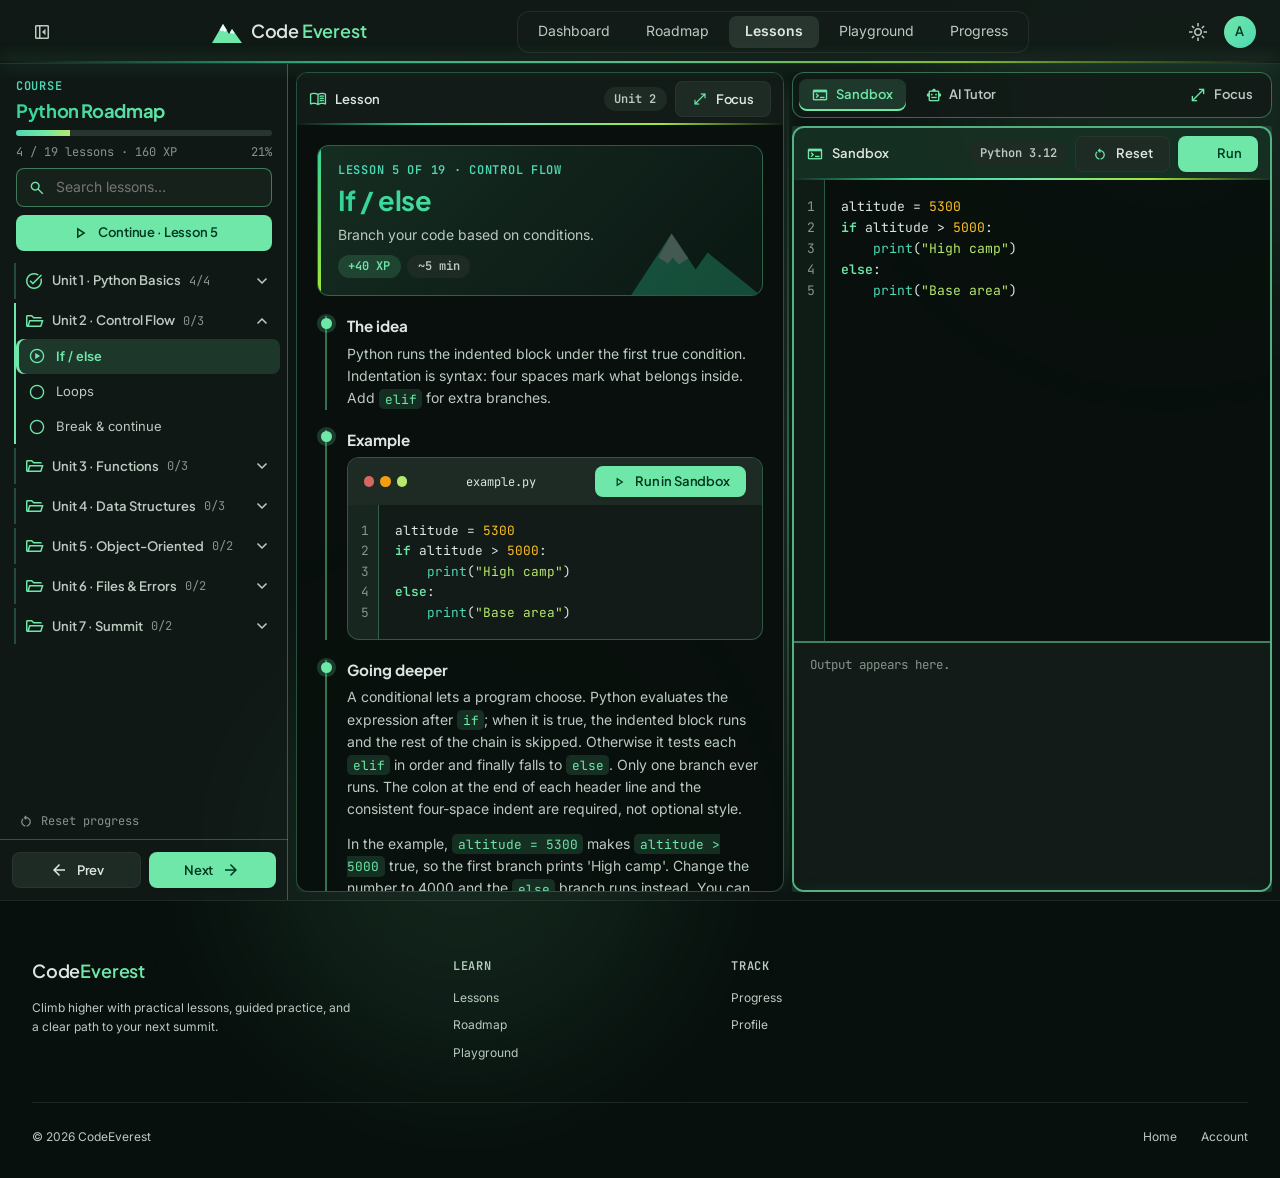
<file: pages/lesson.html>
<!DOCTYPE html>
<html class="dark" lang="en"><head><meta charset="utf-8"><meta name="viewport" content="width=device-width,initial-scale=1,viewport-fit=cover"><title>Lessons · CodeEverest</title>
<script>try{if(localStorage.getItem('sx-theme')==='light')document.documentElement.classList.remove('dark')}catch(e){}</script>
<link rel="stylesheet" href="../css/variables.css">
<link rel="stylesheet" href="../css/global.css">
<link rel="stylesheet" href="../css/components.css">
<link rel="stylesheet" href="../css/extras.css">
<link rel="stylesheet" href="../css/lesson.css"></head><body>
<div class="glow" style="top:-8rem;right:-6rem"></div><div class="glow" style="bottom:-10rem;left:20%;animation-delay:-6s"></div>
<div class="app">
<div id="prog"></div>
<header class="site-header top" id="siteHeader">
 <div class="header-inner">
  <div class="top-l"><button class="btn btn-icon" id="sideBtn" type="button" aria-label="Toggle lesson sidebar"><span class="icon">left_panel_close</span></button></div>
  <a href="dashboard.html" class="logo" aria-label="Code Everest home"><svg viewBox="0 0 32 32" aria-hidden="true"><path d="M1 27 12 8l6 10 3-5 10 14z" fill="rgb(var(--c-primary))"/><path d="M12 8 8.6 14l2.4 1.6 1-1.4 1.4 1.8 2.6-1.8z" fill="#fff" opacity=".92"/><path d="M21 13l-2.2 3.8 1.6 1 .6-.8 1 1.2 1.6-1.2z" fill="#fff" opacity=".8"/></svg><span class="logo-text">Code <span>Everest</span></span></a>
  <nav class="nav" aria-label="Main"><a class="nl" href="dashboard.html">Dashboard</a><a class="nl" href="roadmap.html">Roadmap</a><a class="nl on" href="lesson.html" aria-current="page">Lessons</a><a class="nl" href="playground.html">Playground</a><a class="nl" href="progress.html">Progress</a></nav>
  <div class="header-actions top-r"><button class="btn btn-icon" id="theme" type="button" aria-label="Toggle theme"><span class="icon">light_mode</span></button><div class="menu-wrap"><button class="avatar" id="avatarBtn" aria-label="Account menu" aria-haspopup="true" aria-expanded="false">A</button><div class="menu" id="userMenu"><div class="menu-label">Account</div><a class="menu-item" href="profile.html"><span class="material-symbols-outlined">person</span>My Profile</a><button class="menu-item danger" type="button" data-logout><span class="material-symbols-outlined">logout</span>Log out</button></div></div></div>
 </div>
</header>
<div class="body" id="body">
<aside class="side"><div class="side-in">
 <div class="side-head"><div class="srow"><span class="eyebrow">Course</span></div><h2 class="h aurora">Python Roadmap</h2><div class="bar"><i id="bar"></i></div><div class="bar-txt"><span id="barL"></span><span id="barR"></span></div><label class="search"><span class="icon">search</span><input id="q" type="search" placeholder="Search lessons…" autocomplete="off" aria-label="Search lessons"></label><button class="btn btn-primary shine" id="resume" type="button" style="width:100%"></button></div>
 <div class="units" id="units"></div>
 <div class="side-reset"><button class="rst" id="rstAll" type="button"><span class="icon">restart_alt</span>Reset progress</button></div><div class="side-foot"><button class="btn btn-secondary" id="prev" type="button"><span class="icon">arrow_back</span>Prev</button><button class="btn btn-primary shine" id="next" type="button">Next<span class="icon">arrow_forward</span></button></div>
</div></aside>
<main class="main"><div class="ws" id="ws"><section class="pane" data-pane="lesson"><div class="pane-head"><span class="icon">menu_book</span>Lesson<span class="sp"><span class="badge" id="lUnit"></span><button class="btn btn-secondary" id="lfocus" type="button"><span class="icon" style="font-size:16px">open_in_full</span><span id="lflab">Focus</span></button></span></div><div class="pane-body" id="lessonBody"></div></section>
 <div class="split" id="vs" role="separator" title="Drag to resize · double-click to reset"></div><div class="frame"><div class="ftabs"><button class="ftab on" data-t="sandbox" type="button"><span class="icon">terminal</span>Sandbox</button><button class="ftab" data-t="ai" type="button"><span class="icon">smart_toy</span>AI Tutor</button><button class="ftab" id="focus" type="button"><span class="icon">open_in_full</span><span id="flab">Focus</span></button></div><div class="fscroll" id="fscroll"><section class="pane" data-pane="sandbox"><div class="pane-head"><span class="icon">terminal</span>Sandbox<span class="sp"><span class="badge">Python 3.12</span><button class="btn btn-secondary" id="reset" type="button"><span class="icon" style="font-size:16px">restart_alt</span>Reset</button><button class="btn btn-primary shine" id="run" type="button"><span class="icon" style="font-size:16px">play_arrow</span>Run</button></span></div>
 <div class="sb"><div class="ed"><pre class="gut" id="gut" aria-hidden="true">1</pre><div class="stack"><pre class="hlp" id="hlp" aria-hidden="true"></pre><textarea id="code" spellcheck="false" aria-label="Code editor"></textarea></div></div><div class="out" id="out"></div></div></section>
 <section class="pane" data-pane="ai"><div class="pane-head"><span class="icon">smart_toy</span>AI Tutor<span class="sp"><span class="badge badge-brand">Online</span></span></div>
 <div class="ai"><div class="chat" id="chat"><div class="msg bot">Hi, I’m your tutor. Ask me anything about this lesson.</div></div><div class="chips" id="chips"></div>
 <div class="compose"><input class="input" id="ask" placeholder="Ask the tutor…" autocomplete="off"><button class="btn btn-primary" id="send" type="button" aria-label="Send"><span class="icon">arrow_upward</span></button></div></div></section>
 </div></div><section class="qpage" id="qpage" hidden></section></main></div></div>
<footer class="site-footer lesson-footer"><div class="footer-inner"><div class="footer-grid"><div class="footer-brand"><a class="logo" href="../index.html"><span class="logo-text">Code<span>Everest</span></span></a><p>Climb higher with practical lessons, guided practice, and a clear path to your next summit.</p></div><div class="footer-col"><h4>Learn</h4><ul><li><a href="lesson.html">Lessons</a></li><li><a href="roadmap.html">Roadmap</a></li><li><a href="playground.html">Playground</a></li></ul></div><div class="footer-col"><h4>Track</h4><ul><li><a href="progress.html">Progress</a></li><li><a href="profile.html">Profile</a></li></ul></div></div><div class="footer-bottom"><span>© 2026 CodeEverest</span><div class="links"><a href="../index.html">Home</a><a href="profile.html">Account</a></div></div></div></footer>
<div class="cert-ov" id="certOv" hidden><div class="cert"><svg viewBox="0 0 120 70" width="90"><path d="M0 70 38 12l20 30 10-14 52 42z" fill="#34d399"/><path d="M38 12 27 32l8 5 4-5 5 6 8-5z" fill="#fff" opacity=".85"/></svg><span class="eyebrow">CodeEverest</span><h2 class="h aurora">Certificate of Completion</h2><p class="muted">This certifies that</p><input id="certName" class="certname" maxlength="40" placeholder="Type your name" aria-label="Your name"><p class="muted">has reached the summit of the <b>Python Roadmap</b> by completing all 19 lessons and solving every quiz.</p><div class="certstats"><span id="cGrade"></span><span id="cXp"></span><span id="cDate"></span></div><div class="cert-actions"><button class="btn btn-primary shine" id="certPrint" type="button"><span class="icon">print</span>Print / Save as PDF</button><button class="btn btn-secondary" id="certClose" type="button">Close</button></div></div></div>
<script>
const $=s=>document.querySelector(s),$$=s=>[...document.querySelectorAll(s)];
const store={get:k=>{try{return localStorage.getItem(k)}catch(e){return null}},set:(k,v)=>{try{localStorage.setItem(k,v)}catch(e){}}};
const esc=s=>s.replace(/&/g,'&amp;').replace(/</g,'&lt;');
const root=document.documentElement,ti=$('#theme .icon');
const sync=()=>ti.textContent=root.classList.contains('dark')?'light_mode':'dark_mode';sync();
$('#theme').onclick=()=>{root.classList.toggle('dark');store.set('sx-theme',root.classList.contains('dark')?'dark':'light');sync()};

/* [title, summary, code, explanation, challenge] */
const UNITS=[
['Unit 1 · Python Basics',[
['Hello, Python','Use print() to show output on the screen.','print("Hello, Everest!")','A function is a named action. <code>print()</code> takes whatever you put inside the parentheses and shows it on screen. Text must sit inside quotes so Python reads it as a string, not as a command.','Change the message to your name and run it.'],
['Variables','Variables are names that store values.','peak = "Everest"\nheight = 8849\nprint(peak, height)','A variable is a label pointing at a value. Use <code>=</code> to assign, then reuse the name anywhere. Names are case-sensitive and cannot start with a digit.','Add a variable for your age and print it too.'],
['Data types','Core types: int, float, str and bool.','print(type(3), type(3.5), type("hi"), type(True))','Every value has a type: <code>int</code> for whole numbers, <code>float</code> for decimals, <code>str</code> for text and <code>bool</code> for True or False. <code>type()</code> tells you which you have.','Print type(None) and type([1, 2]).'],
['Operators','Arithmetic and comparison operators.','print(7 // 2, 7 % 2, 2 ** 5)','<code>//</code> divides and rounds down, <code>%</code> gives the remainder and <code>**</code> raises to a power. Comparisons like <code>==</code> and <code>&gt;</code> return True or False.','Predict 10 // 3 and 10 % 3 before running.']]],
['Unit 2 · Control Flow',[
['If / else','Branch your code based on conditions.','altitude = 5300\nif altitude > 5000:\n    print("High camp")\nelse:\n    print("Base area")','Python runs the indented block under the first true condition. Indentation is syntax: four spaces mark what belongs inside. Add <code>elif</code> for extra branches.','Add an elif for altitude above 8000 that prints "Summit zone".'],
['Loops','Repeat work with for and while.','for camp in range(1, 5):\n    print("Camp", camp)','A <code>for</code> loop visits each item in a sequence. <code>range(1, 5)</code> yields 1 to 4, stopping before 5. A <code>while</code> loop repeats as long as its condition stays true.','Count down from 4 to 1 with range(4, 0, -1).'],
['Break & continue','Skip or stop a loop early.','for n in range(10):\n    if n == 3:\n        continue\n    if n == 6:\n        break\n    print(n)','<code>continue</code> jumps to the next round; <code>break</code> leaves the loop entirely. Use them to ignore unwanted items or to stop once you found what you needed.','Make the loop skip every even number.']]],
['Unit 3 · Functions',[
['Defining functions','Package reusable logic with def.','def greet(name):\n    return "Hi, " + name\n\nprint(greet("Ada"))','<code>def</code> names a reusable block. Parameters are inputs and <code>return</code> hands a value back. Call the function with parentheses and arguments.','Write shout(text) that returns text.upper().'],
['Arguments & returns','Default arguments and return values.','def climb(m, step=100):\n    return m + step\n\nprint(climb(5000))','A default value makes an argument optional. Callers can pass by position or by name, like <code>climb(5000, step=250)</code>.','Call climb with step=250.'],
['Scope & lambdas','Local vs global names and tiny functions.','double = lambda x: x * 2\nprint(double(21))','Names created inside a function are local and vanish when it ends. A <code>lambda</code> is a one-line anonymous function, handy for short throwaway logic.','Write a lambda that adds 10 to x.']]],
['Unit 4 · Data Structures',[
['Lists','Ordered, changeable collections.','camps = ["Base", "Camp 1", "Camp 2"]\ncamps.append("Camp 3")\nprint(camps)','Lists keep order and can change. Index from 0, use <code>append</code> to add, and negative indexes count from the end: <code>camps[-1]</code> is the last item.','Print camps[-1] and len(camps).'],
['Dicts & sets','Key-value maps and unique collections.','peak = {"name": "Everest", "m": 8849}\nprint(peak["name"])','A dict maps keys to values for fast lookup by name. A set stores unique items only, so duplicates vanish.','Add a "country" key and print it.'],
['Comprehensions','Build lists in one expressive line.','squares = [n * n for n in range(5)]\nprint(squares)','<code>[expr for x in items]</code> builds a list in one line. Add an <code>if</code> to filter, like <code>[n for n in range(10) if n % 2 == 0]</code>.','Build a list of cubes from 0 to 5.']]],
['Unit 5 · Object-Oriented',[
['Classes & objects','Bundle data and behavior together.','class Climber:\n    def __init__(self, name):\n        self.name = name\n\nprint(Climber("Ada").name)','A class is a blueprint; an object is one instance made from it. <code>__init__</code> runs on creation and <code>self</code> refers to that instance.','Add a method climb() that prints the name and "is climbing".'],
['Inheritance','Reuse and extend existing classes.','class Guide(Climber):\n    pass','A subclass receives everything from its parent, then adds or overrides. Write <code>class Guide(Climber)</code> to inherit and use <code>super()</code> to call the parent.','Give Guide a role attribute using super().__init__.']]],
['Unit 6 · Files & Errors',[
['Reading files','Open, read and close files safely.','with open("notes.txt") as f:\n    print(f.read())','<code>with</code> closes the file for you, even when errors happen. <code>read()</code> returns everything; looping over <code>f</code> gives one line at a time.','Loop over f and print each line with .strip().'],
['Exceptions','Handle errors with try / except.','try:\n    int("abc")\nexcept ValueError:\n    print("Not a number")','<code>try</code> runs risky code and <code>except</code> catches a specific error so the program keeps going. Catch narrow errors, not everything.','Add an else: block that prints "ok" on success.']]],
['Unit 7 · Summit',[
['Modules & pip','Import code and install packages.','import math\nprint(math.sqrt(81))','<code>import</code> loads someone else’s code. The standard library ships with Python; <code>pip install</code> fetches third-party packages.','Import random and print random.randint(1, 6).'],
['Final project','Combine everything in one program.','# Build your summit project here\n','Combine variables, loops, functions and a class into one small program, such as a climb tracker. Plan first, build small and run often.','Build a Climber class that stores camps in a list and prints progress.']]]];
const L=[];UNITS.forEach((u,ui)=>u[1].forEach(l=>L.push({u:ui,t:l[0],d:l[1],c:l[2],x:l[3],q:l[4]})));
const LONG=[[`When you write <code>print('Hello, Everest!')</code>, you are calling a built-in function. Python looks up the name <code>print</code>, sees the parentheses, and runs the function with everything inside them as its input, called an argument. Its job is to send text to the standard output, which is the console in a terminal or the Output panel here. You can pass several arguments separated by commas and print puts a space between them: <code>print('Base', 5364)</code> shows <code>Base 5364</code>.`,`Quotes matter. Text in quotes is a string literal, a sequence of characters Python stores exactly as written. Without quotes, Python assumes <code>Hello</code> is the name of something it should already know and raises a <code>NameError</code>. Single and double quotes both work; pick one style and stay consistent. Use double quotes around text that contains an apostrophe, and single quotes around text that contains double quotes.`,`<b>Common mistakes:</b> forgetting the closing parenthesis or quote, writing <code>Print</code> with a capital letter (Python is case-sensitive), and pasting curly quotes from a word processor. Read an error message from the bottom up: Python reports the line number and usually the exact problem.`],
[`A variable is not a box that holds a value; it is a name that points at a value stored in memory. In <code>height = 8849</code>, Python creates the integer 8849 and attaches the name <code>height</code> to it. Assignment is evaluated right to left: the right side is computed first, then the name is bound to the result. That is why <code>height = height + 10</code> is valid: it calculates the new number from the old one, then rebinds the name.`,`Good names describe meaning: <code>summit_height</code> beats <code>x</code>. Python style (PEP 8) uses lowercase words joined by underscores. Names may contain letters, digits and underscores, but cannot start with a digit or use reserved words such as <code>class</code> or <code>for</code>. Python is dynamically typed, so a name can later point at a value of a different type, but doing that confuses readers, so avoid it.`,`<b>Common mistakes:</b> using <code>==</code> (comparison) when you meant <code>=</code> (assignment), misspelling a name so Python raises <code>NameError</code>, and using a variable before assigning it. When something behaves oddly, print the variable to see what it really holds.`],
[`Python decides how to treat a value from its type. Integers (<code>int</code>) have no size limit, so <code>2 ** 200</code> works. Floats (<code>float</code>) store decimals as binary approximations, so <code>0.1 + 0.2</code> gives <code>0.30000000000000004</code>; that is normal for computers, not a bug. Strings (<code>str</code>) are immutable sequences of characters, and booleans (<code>bool</code>) are exactly <code>True</code> and <code>False</code>.`,`You can convert between types with <code>int('42')</code>, <code>float('3.5')</code>, <code>str(99)</code> and <code>bool(0)</code>. Conversions can fail: <code>int('abc')</code> raises a <code>ValueError</code>. Truthiness is also useful: empty strings, empty lists, zero and <code>None</code> count as false inside an <code>if</code>, while almost everything else counts as true. <code>input()</code> always returns a string, so convert it before doing math.`,`<b>Common mistakes:</b> adding a string to a number (<code>'5' + 5</code> raises <code>TypeError</code>), comparing floats with <code>==</code> instead of allowing a tiny tolerance, and writing <code>true</code> in lowercase; <code>True</code> and <code>False</code> start with a capital letter.`],
[`Arithmetic operators follow school-math precedence: <code>**</code> first, then <code>*</code>, <code>/</code>, <code>//</code> and <code>%</code>, and finally <code>+</code> and <code>-</code>. Parentheses override this order, so use them freely to make intent obvious. Regular division <code>/</code> always returns a float, while floor division <code>//</code> discards the fraction: <code>7 // 2</code> is 3, and <code>-7 // 2</code> is -4 because it rounds toward negative infinity.`,`The modulo operator <code>%</code> returns the remainder and is the standard tool for questions like 'is this number even?' (<code>n % 2 == 0</code>) or 'wrap around after 7 days'. Comparison operators (<code>==</code>, <code>!=</code>, <code>&lt;</code>, <code>&gt;</code>, <code>&lt;=</code>, <code>&gt;=</code>) produce booleans, and <code>and</code>, <code>or</code>, <code>not</code> combine them. Python also allows chained comparisons such as <code>0 &lt; x &lt; 10</code>. Shortcuts like <code>count += 1</code> update a variable in place.`,`<b>Common mistakes:</b> confusing <code>=</code> with <code>==</code>, expecting <code>/</code> to return an integer, and forgetting that <code>and</code> binds tighter than <code>or</code>, which changes the result of long conditions. When in doubt, add parentheses.`],
[`A conditional lets a program choose. Python evaluates the expression after <code>if</code>; when it is true, the indented block runs and the rest of the chain is skipped. Otherwise it tests each <code>elif</code> in order and finally falls to <code>else</code>. Only one branch ever runs. The colon at the end of each header line and the consistent four-space indent are required, not optional style.`,`In the example, <code>altitude = 5300</code> makes <code>altitude &gt; 5000</code> true, so the first branch prints 'High camp'. Change the number to 4000 and the <code>else</code> branch runs instead. You can nest conditionals, but flat chains of <code>elif</code> are easier to read. For a quick value choice, the conditional expression <code>'High' if altitude &gt; 5000 else 'Low'</code> fits on one line.`,`<b>Common mistakes:</b> forgetting the colon, mixing tabs and spaces, writing <code>if x = 5</code> instead of <code>==</code>, and ordering <code>elif</code> branches badly. Test the most specific condition first, because the first true branch wins.`],
[`Loops exist so you never copy and paste code. A <code>for</code> loop takes an iterable (a list, string, range or anything you can step through) and runs its body once per item, assigning the current item to the loop variable. <code>range(1, 5)</code> produces 1, 2, 3, 4: the start is included and the stop is excluded. <code>range(5)</code> starts at zero, and a third argument sets the step.`,`A <code>while</code> loop checks a condition before every round, so it suits situations where you do not know the number of repetitions in advance, such as waiting for valid input. Something inside the loop must eventually make the condition false, otherwise you create an infinite loop. In the example, <code>camp</code> becomes 1, 2, 3 and 4 in turn, and each round prints it. <code>enumerate(items)</code> gives you both the index and the item.`,`<b>Common mistakes:</b> off-by-one errors caused by the excluded stop value, changing a list while looping over it, and forgetting to update the variable in a <code>while</code> loop. If a program hangs, press Ctrl+C in a terminal to stop it.`],
[`Sometimes a loop should not run to the end. <code>break</code> exits the nearest loop immediately, which is ideal for searching: once you find the item you want, there is no reason to keep checking. <code>continue</code> abandons only the current round and jumps back to the top for the next item, which is ideal for skipping values you do not care about.`,`Trace the example by hand. For n = 0, 1 and 2 nothing special happens and they print. At n = 3 the <code>continue</code> fires, so 3 is never printed. Numbers 4 and 5 print, and at n = 6 the <code>break</code> ends the loop, so 6 to 9 are never visited. The output is 0, 1, 2, 4, 5. Loops also support an <code>else</code> clause that runs only if the loop finished without hitting <code>break</code>, which is neat for 'not found' cases.`,`<b>Common mistakes:</b> placing <code>continue</code> before the code you meant to run, using <code>break</code> in a nested loop and expecting it to exit both loops (it only exits the inner one), and overusing both when a clearer <code>if</code> condition would do.`],
[`A function is a named, reusable recipe. <code>def greet(name):</code> declares the name and its parameters; the indented body runs only when you call <code>greet('Ada')</code>. The value after <code>return</code> is sent back to the caller and the function ends right there. If there is no <code>return</code>, the function gives back <code>None</code>.`,`Functions let you break a big problem into small testable pieces and give each piece a clear name. Write a one-line docstring in triple quotes under the header to describe what it does. A function should usually do one thing: calculate or print, but not both. Returning a value (instead of printing inside) makes the function reusable, because the caller decides what to do with the result.`,`<b>Common mistakes:</b> defining a function but never calling it, printing instead of returning, forgetting that parameters are local to the function, and repeating logic instead of calling one helper. Parentheses are required to call: <code>greet</code> alone just refers to the function object.`],
[`Parameters are the names in the definition; arguments are the actual values passed in. Positional arguments match by order, while keyword arguments match by name, so <code>climb(5000, step=250)</code> stays clear even when a function has many options. A default such as <code>step=100</code> is used whenever the caller leaves that argument out.`,`Python functions can return several values at once as a tuple: <code>return low, high</code>, then unpack with <code>lo, hi = bounds()</code>. Use <code>*args</code> to accept any number of positional arguments and <code>**kwargs</code> for extra keyword arguments. Be careful with defaults: a default is created once, when the function is defined, so never use a mutable default such as an empty list. Use <code>None</code> and create the list inside the body instead.`,`<b>Common mistakes:</b> passing arguments in the wrong order, supplying the same argument twice, putting a non-default parameter after a default one, and ignoring a return value you needed to store.`],
[`Scope decides where a name is visible. Names assigned inside a function are local: they exist only while the function runs. Names defined at the top level are global and can be read from inside functions. Assigning to a global name inside a function creates a new local variable unless you declare <code>global</code>, which is rarely a good idea. Pass values in as arguments and return results instead.`,`Python looks up names in this order, known as LEGB: Local, Enclosing function, Global, then Built-in. A lambda is an anonymous function limited to one expression: <code>lambda x: x * 2</code> is equivalent to a tiny <code>def</code> that returns <code>x * 2</code>. Lambdas are most useful as quick arguments, for example <code>sorted(camps, key=lambda c: len(c))</code>. If the logic needs more than one line, write a normal named function.`,`<b>Common mistakes:</b> expecting a variable created in a function to exist outside it, accidentally shadowing a built-in such as <code>list</code> or <code>sum</code> with your own variable, and cramming complicated logic into a lambda.`],
[`A list is an ordered, mutable sequence written with square brackets. Each item has an index starting at 0, so <code>camps[0]</code> is 'Base' and <code>camps[-1]</code> is the last item. Slices like <code>camps[1:3]</code> return a new list from index 1 up to, not including, 3. Lists can hold any mix of types and can contain other lists.`,`Mutable means you can change a list after creating it. <code>append</code> adds to the end, <code>insert</code> adds at a position, <code>remove</code> deletes by value, <code>pop</code> deletes by index and returns the item, and <code>sort()</code> reorders in place. Use <code>len(camps)</code> for the size and <code>in</code> to test membership. In the example, <code>append('Camp 3')</code> changes the original list, so printing it shows four items.`,`<b>Common mistakes:</b> reading past the end (<code>IndexError</code>), assuming <code>b = a</code> makes a copy (both names point at the same list; use <code>a.copy()</code>), and writing <code>x = x.sort()</code>, which stores <code>None</code> because <code>sort()</code> returns nothing.`],
[`A dictionary stores pairs of keys and values and finds any value instantly by its key, no matter how large it grows. Keys must be unchangeable types such as strings, numbers or tuples. <code>peak['name']</code> returns 'Everest'; asking for a missing key raises <code>KeyError</code>, while <code>peak.get('country', 'unknown')</code> returns a fallback instead.`,`Add or update a pair with <code>peak['country'] = 'Nepal'</code>, remove one with <code>del</code> or <code>pop</code>, and loop with <code>for key, value in peak.items()</code>. A set is like a dictionary with only keys: it keeps unique items and tests membership very quickly. <code>set([1, 1, 2])</code> becomes <code>{1, 2}</code>, and set operations such as <code>|</code> (union) and <code>&amp;</code> (intersection) answer questions like 'which climbers are on both teams?'`,`<b>Common mistakes:</b> writing <code>{}</code> and expecting a set (it is an empty dict; use <code>set()</code>), using a list as a key, and assuming sets keep their order.`],
[`A list comprehension builds a new list from an iterable in a single expression. <code>[n * n for n in range(5)]</code> reads as 'n squared, for each n from 0 to 4' and yields <code>[0, 1, 4, 9, 16]</code>. It does the same as a loop that appends to an empty list, but it is shorter and usually faster.`,`Add a condition at the end to filter: <code>[n for n in range(10) if n % 2 == 0]</code> keeps even numbers only. The same idea works for dictionaries, <code>{k: v for ...}</code>, and sets, <code>{x for ...}</code>. Put the result expression first, the loop second and the filter last. Once a comprehension needs nested loops and several conditions, switch to a regular loop; readability beats cleverness.`,`<b>Common mistakes:</b> building huge lists you only loop over once (use a generator expression with round brackets instead), putting the filter in the wrong place, and using a comprehension only for side effects such as printing.`],
[`A class bundles data (attributes) and behaviour (methods) into one unit. The class is the blueprint; each call like <code>Climber('Ada')</code> builds a separate object. <code>__init__</code> is the initializer that runs automatically on creation, and <code>self</code> is the object being built, so <code>self.name = name</code> stores the argument on that specific climber.`,`Methods are functions defined inside the class; Python passes the object automatically as the first parameter, which is why you write <code>def climb(self):</code> but call <code>ada.climb()</code>. Two objects of the same class keep separate data: changing <code>ada.name</code> does not touch <code>bob.name</code>. Add <code>__str__</code> to control how an object prints. Classes shine when several pieces of data and the functions that use them belong together.`,`<b>Common mistakes:</b> forgetting <code>self</code> in a method definition, forgetting <code>self.</code> when reading an attribute, and creating a class when a simple function or dictionary would be clearer.`],
[`Inheritance lets a new class start from an existing one. In <code>class Guide(Climber)</code>, Guide automatically gets every attribute and method of Climber, and you add only what is different. Climber is the parent (or base) class and Guide is the child. This avoids duplicated code and models an 'is a' relationship: a guide is a climber.`,`A child can override a method by defining one with the same name. Call <code>super().__init__(name)</code> inside the child's own <code>__init__</code> to run the parent's setup before adding extra attributes such as <code>self.role = 'guide'</code>. Use <code>isinstance(obj, Climber)</code> to check whether an object belongs to a class or one of its descendants. Python also supports multiple inheritance, but keep hierarchies shallow.`,`<b>Common mistakes:</b> forgetting to call <code>super().__init__</code>, which leaves parent attributes missing, using inheritance for a 'has a' relationship (a guide has a radio, so store the radio as an attribute), and building deep chains that are hard to follow.`],
[`Programs often read data from disk. <code>open('notes.txt')</code> returns a file object; the <code>with</code> statement guarantees the file is closed automatically when the block ends, even if an error occurs. The default mode is reading text, and the path is relative to where the program runs, so a missing file raises <code>FileNotFoundError</code>.`,`There are three common ways to read: <code>f.read()</code> returns the whole file as one string, <code>f.readline()</code> returns one line, and looping with <code>for line in f</code> processes one line at a time without loading everything into memory, which matters for large files. Lines end with a newline character, so use <code>line.strip()</code> to clean them. To write, open with mode <code>'w'</code> (overwrites) or <code>'a'</code> (appends) and call <code>f.write('text')</code>.`,`<b>Common mistakes:</b> opening with <code>'w'</code> and wiping a file you meant to keep, getting the file location wrong, and reading a huge file with <code>read()</code>. Note that the in-browser sandbox cannot access files on your computer.`],
[`An exception is Python's way of reporting that something went wrong at run time. Without handling, the program stops and prints a traceback. A <code>try</code> block lets you attempt risky work, and <code>except ValueError:</code> catches only that kind of error so the program can recover. In the example, <code>int('abc')</code> cannot be converted, so Python jumps straight to the except block and prints a friendly message.`,`A complete structure has four parts: <code>try</code> (the risky code), <code>except</code> (what to do on failure), <code>else</code> (runs only when nothing failed) and <code>finally</code> (always runs, good for cleanup). Use <code>except ValueError as e</code> to read the message. You can raise your own errors with <code>raise ValueError('height must be positive')</code> to reject bad input early.`,`<b>Common mistakes:</b> using a bare <code>except:</code> that hides every bug, wrapping huge blocks of code in one try, and swallowing an error silently with <code>pass</code>. Catch the narrowest error you expect, and print or log what happened.`],
[`A module is simply a Python file whose code you can reuse. <code>import math</code> loads the standard-library math module, and you reach its contents with a dot: <code>math.sqrt(81)</code> returns 9.0. You can also import only what you need, <code>from math import sqrt</code>, or give a module a short alias, <code>import numpy as np</code>.`,`Python ships with a large standard library: <code>random</code>, <code>datetime</code>, <code>json</code>, <code>os</code>, <code>pathlib</code> and many more. For anything else there is PyPI, the public package index, and <code>pip install requests</code> downloads a package into your environment. Use a virtual environment (<code>python -m venv .venv</code>) for each project so dependencies do not clash, and list them in a <code>requirements.txt</code> file. Your own files are modules too: <code>import tools</code> loads <code>tools.py</code>.`,`<b>Common mistakes:</b> naming your file after a module (a file called <code>random.py</code> breaks <code>import random</code>), installing packages into the wrong Python, and using <code>from x import *</code>, which hides where names come from.`],
[`The summit project is where the separate ideas join. A good first project is a climb tracker: a <code>Climber</code> class stores a name and a list of camps reached, a function formats a progress report, a loop walks through the camps, and a dictionary maps each camp to its altitude. Planning on paper first saves hours: list the data you need, the actions the program performs, and what the output should look like.`,`Build in small steps and run after every step. Start with the class and one print statement. Add a method, test it. Add a loop, test it. Handle bad input with <code>try</code> and <code>except</code> so a typo does not crash the program. When it works, tidy it: rename unclear variables, split long functions, add a docstring to each and remove repeated code. If you get stuck, shrink the problem until the smallest piece works, then grow it again.`,`<b>Common mistakes:</b> writing everything at once and not knowing which part broke, skipping the plan, and not reading error messages carefully. The traceback names the file, the line and the cause. Finish by saving the project to a file and re-running it from scratch.`]];
const QUIZ=[
["What does print('Hello') do?",["Shows Hello on the screen","Saves Hello to a file","Deletes Hello","Asks the user for input"],0,"print() sends its argument to the output."],
["Which line stores 8849 in a variable named height?",["8849 = height","height = 8849","height == 8849","set height 8849"],1,"Assignment puts the name on the left of a single =."],
["What is type(3.5)?",["int","str","float","bool"],2,"Numbers with a decimal point are floats."],
["What does 7 // 2 give?",["3.5","3","4","1"],1,"Floor division drops the fraction, so 7 // 2 is 3."],
["Which keyword adds an extra branch between if and else?",["elseif","otherwise","elif","switch"],2,"Python spells it elif."],
["What does range(1, 5) produce?",["1, 2, 3, 4, 5","1, 2, 3, 4","0, 1, 2, 3, 4","2, 3, 4, 5"],1,"The start is included and the stop is excluded."],
["What does continue do inside a loop?",["Stops the whole loop","Skips to the next round","Restarts the program","Exits the function"],1,"continue abandons only the current round."],
["What does a function return when it has no return statement?",["0","An empty string","None","An error"],2,"Without return, Python gives back None."],
["Given def climb(m, step=100), what does climb(5000) return?",["5000","5100","100","An error"],1,"The default step of 100 is added to 5000."],
["Where is a variable created inside a function visible?",["Everywhere","Only inside that function","Only in other functions","In every module"],1,"Names assigned inside a function are local."],
["What is camps[-1]?",["The first item","The last item","An error","The list length"],1,"Negative indexes count from the end."],
["How do you read the value for key name from the dict peak?",["peak.name","peak('name')","peak['name']","peak{name}"],2,"Dicts are indexed with square brackets and the key."],
["What does [n * n for n in range(3)] give?",["[0, 1, 4]","[1, 4, 9]","[0, 1, 2]","[0, 2, 4]"],0,"n takes 0, 1, 2 and each is squared."],
["What does self refer to inside a method?",["The class itself","The current object","The parent class","The module"],1,"self is the specific object the method was called on."],
["Which line makes Guide inherit from Climber?",["class Guide(Climber):","class Guide < Climber:","class Guide extends Climber:","Guide = Climber()"],0,"The parent goes in parentheses after the class name."],
["Why use with open(...) when working with files?",["It makes the file faster","It closes the file automatically","It encrypts the file","It creates the file twice"],1,"with closes the file even if an error occurs."],
["Which block runs only when the try block raised an error?",["else","finally","except","continue"],2,"except handles the error; else runs on success."],
["What does pip install do?",["Imports a module","Downloads and installs a package","Runs a script","Deletes a package"],1,"pip fetches packages from PyPI."],
["What is the best approach for a larger program?",["Write it all at once","Build and test in small steps","Skip planning","Avoid functions"],1,"Small tested steps make bugs easy to find."]];
const state={cur:(()=>{const v=store.get('ce-last');return v===null?4:Math.max(0,Math.min(+v||0,18))})(),done:new Set((()=>{try{return JSON.parse(store.get('ce-done'))||[0,1,2,3]}catch(e){return [0,1,2,3]}})())};
const firstOpen=()=>{let i=0;while(state.done.has(i))i++;return Math.min(i,L.length-1)};
const locked=i=>i>firstOpen();

const UI=['rocket_launch','alt_route','function','data_object','deployed_code','description','landscape'];
let query='';
const hit=(l,q)=>(l.t+' '+l.d+' '+l.q+' '+l.x).toLowerCase().includes(q);
function renderSide(){store.set('ce-last',state.cur);
 const q=query.trim().toLowerCase();
 $('#units').innerHTML=UNITS.map((u,ui)=>{
  const idx=L.map((l,i)=>l.u===ui?i:-1).filter(i=>i>=0),dn=idx.filter(i=>state.done.has(i)).length,show=q?idx.filter(i=>hit(L[i],q)):idx;
  if(!show.length)return '';
  return `<details class="unit" ${(q||idx.includes(state.cur))?'open':''}><summary><span class="icon">${dn===idx.length?'task_alt':'folder_open'}</span>${u[0]}<span class="cnt">${dn}/${idx.length}</span><span class="icon chev">expand_more</span></summary>`+
  show.map(i=>{const d=state.done.has(i),c=i===state.cur;return `<button class="les ${c?'cur':''} ${d?'done':''}" data-i="${i}"><span class="icon">${d?'check_circle':c?'play_circle':'radio_button_unchecked'}</span>${L[i].t}</button>`}).join('')+`</details>`}).join('')||'<p class="muted nores">No lessons match your search.</p>';
 const n=state.done.size;$('#bar').style.width=n/L.length*100+'%';$('#barL').textContent=n+' / '+L.length+' lessons · '+(n*40+ch.size*20)+' XP';$('#barR').textContent=Math.round(n/L.length*100)+'%';
 $('#prev').disabled=state.cur===0;{const o=nextOpen();$('#resume').innerHTML=o<0?'<span class="icon">emoji_events</span>View certificate':`<span class="icon">play_arrow</span>Continue · Lesson ${o+1}`}
 $('#next').innerHTML=state.cur===L.length-1?'Finish<span class="icon">flag</span>':'Next<span class="icon">arrow_forward</span>';
}
$('#q').addEventListener('input',e=>{query=e.target.value;renderSide()});
$('#units').addEventListener('click',e=>{const b=e.target.closest('.les');if(b){go(+b.dataset.i);if(innerWidth<=900)setSide(false)}});
$('#prev').onclick=()=>go(state.cur-1);
$('#next').onclick=()=>go(Math.min(state.cur+1,L.length-1));
const grades=(()=>{try{return JSON.parse(store.get('ce-grades'))||{}}catch(e){return {}}})(),wrong={};
const gradeOf=i=>grades[i]??100;
function quizHTML(i){const d=state.done.has(i);
 return `<div class="qcta"><button class="btn btn-primary shine qbig" id="qgo" type="button"><span class="icon">quiz</span>${d?'Review quiz · '+gradeOf(i)+'%':'Take the quiz'}</button></div>`}
function showQuiz(on){$('#ws').style.display=on?'none':'';$('#qpage').hidden=!on}
function openQuiz(){const i=state.cur,q=QUIZ[i],d=state.done.has(i);showQuiz(true);$('#qpage').scrollTop=0;
 $('#qpage').innerHTML=`<div class="qwrap"><button class="btn btn-secondary" id="qback" type="button" style="align-self:flex-start"><span class="icon">arrow_back</span>Back to lesson</button><div class="hero"><span class="eyebrow">Quiz · Lesson ${i+1} of ${L.length}</span><h1 class="h aurora">${L[i].t}</h1><p class="muted">Answer correctly to check this lesson off. Retry as often as you need.</p></div><div class="sec quiz"><h3>Question <span class="badge ${d?'badge-brand':''}" id="qbadge">${d?'solved':'unsolved'}</span></h3><p style="margin-bottom:.7rem;color:rgb(var(--c-text))"><b>${esc(q[0])}</b></p><div class="qopts">${q[1].map((o,k)=>`<button class="qopt ${d&&k===q[2]?'right':''}" data-k="${k}" type="button">${esc(o)}</button>`).join('')}</div><p class="qfb" id="qfb">${d?'✓ Already solved · grade '+gradeOf(i)+'%. '+q[3]:''}</p></div><div class="lesson-nav"><button class="btn btn-primary shine" id="qnext" type="button">Next lesson<span class="icon">arrow_forward</span></button></div></div>`}
$('#qpage').addEventListener('click',e=>{
 if(e.target.closest('#qback')){go(state.cur);return}
 if(e.target.closest('#qnext')){go(Math.min(state.cur+1,L.length-1));return}
 const b=e.target.closest('.qopt');if(!b)return;const q=QUIZ[state.cur],k=+b.dataset.k,fb=$('#qfb');
 if(k===q[2]){b.classList.remove('wrong');b.classList.add('right');if(!state.done.has(state.cur)){grades[state.cur]=Math.max(25,100-25*(wrong[state.cur]||0));store.set('ce-grades',JSON.stringify(grades))}state.done.add(state.cur);store.set('ce-done',JSON.stringify([...state.done]));fb.textContent='✓ Correct! '+q[3]+' Lesson completed. Grade: '+gradeOf(state.cur)+'%.';const bd=$('#qbadge');bd.className='badge badge-brand';bd.textContent='solved';renderSide();if(state.done.size===L.length&&!store.get('ce-cert')){store.set('ce-cert','1');setTimeout(finish,700)}}
 else{wrong[state.cur]=(wrong[state.cur]||0)+1;b.classList.add('wrong');fb.textContent='Not quite. Go back to the lesson, re-read it, and try again.'}});
const ch=new Set((()=>{try{return JSON.parse(store.get('ce-ch'))||[]}catch(e){return []}})());
const nextOpen=()=>{for(let i=0;i<L.length;i++)if(!state.done.has(i))return i;return -1};
const CHECK=[
[/print\(\s*(["'])(?!Hello, Everest!\1).+\1\s*\)/],
[/^\s*age\s*=\s*\d+/m,/print\([^)]*\bage\b/],
[/type\(\s*None\s*\)/,/type\(\s*\[\s*1\s*,\s*2\s*\]\s*\)/],
[/10\s*\/\/\s*3/,/10\s*%\s*3/],
[/elif\s+altitude\s*>\s*8000\s*:/,/Summit zone/],
[/range\(\s*4\s*,\s*0\s*,\s*-1\s*\)/],
[/n\s*%\s*2\s*==\s*0/,/continue/],
[/def\s+shout\(\s*\w+\s*\)/,/\.upper\(\)/,/return/],
[/climb\(\s*\d+\s*,\s*step\s*=\s*250\s*\)/],
[/lambda\s+x\s*:\s*x\s*\+\s*10/],
[/camps\[\s*-1\s*\]/,/len\(\s*camps\s*\)/],
[/\[\s*["']country["']\s*\]\s*=/,/print\([^)]*\[\s*["']country["']\s*\]/],
[/(n\s*\*\*\s*3|n\s*\*\s*n\s*\*\s*n)/,/range\(\s*6\s*\)/],
[/def\s+climb\(\s*self\s*\)/,/is climbing/],
[/class\s+Guide\(\s*Climber\s*\)/,/super\(\)\.__init__/,/self\.role/],
[/for\s+\w+\s+in\s+f\s*:/,/\.strip\(\)/],
[/try\s*:/,/except\s+ValueError/,/else\s*:/,/ok/],
[/import\s+random/,/random\.randint\(\s*1\s*,\s*6\s*\)/],
[/class\s+Climber/,/\[\s*\]|list\(/,/def\s+\w+\(\s*self/,/print\(/]];
function checkChallenge(){const i=state.cur,code=$('#code').value,ok=CHECK[i].every(re=>re.test(code)),m=$('#chkMsg');
 if(ok){const first=!ch.has(i);ch.add(i);store.set('ce-ch',JSON.stringify([...ch]));m.className='chkmsg ok';m.textContent=first?'✓ Solved! +20 XP':'✓ Solved again, nice.';if(first)confetti(70);renderSide()}
 else{m.className='chkmsg bad';m.textContent='Not yet. Re-read the challenge, update the code in the Sandbox, and check again.'}}

const TOK=/(#.*)|("(?:\\.|[^"\\\n])*"|'(?:\\.|[^'\\\n])*')|\b(def|class)(\s+)(\w+)|\b(and|as|assert|break|continue|del|elif|else|except|finally|for|from|global|if|import|in|is|lambda|not|or|pass|raise|return|try|while|with|yield|True|False|None|self)\b|\b(print|range|len|type|int|str|float|bool|list|dict|set|open|super|input|sum|sorted|enumerate|isinstance)(?=\()|\b(\d+(?:\.\d+)?)\b/g;
function hl(code){return esc(code).replace(TOK,(m,cm,st,dk,sp,nm,kw,bi,num)=>cm?`<span class="tc">${m}</span>`:st?`<span class="ts">${m}</span>`:dk?`<span class="tk">${dk}</span>${sp}<span class="tf">${nm}</span>`:kw?`<span class="tk">${m}</span>`:bi?`<span class="tb">${m}</span>`:`<span class="tn">${m}</span>`)}
function syncEd(){const v=$('#code').value;$('#hlp').innerHTML=hl(v)+'\n';$('#gut').textContent=v.split('\n').map((_,k)=>k+1).join('\n');syncScroll()}
function syncScroll(){const t=$('#code');$('#hlp').scrollTop=t.scrollTop;$('#hlp').scrollLeft=t.scrollLeft;$('#gut').scrollTop=t.scrollTop}
$('#code').addEventListener('input',syncEd);$('#code').addEventListener('scroll',syncScroll);

function confetti(n){if(matchMedia('(prefers-reduced-motion: reduce)').matches)return;
 const c=document.createElement('canvas');c.className='confetti';c.width=innerWidth;c.height=innerHeight;document.body.appendChild(c);
 const x=c.getContext('2d'),cols=['#34d399','#6ee7a8','#a3e635','#4ade80','#2dd4bf','#ffffff'];
 const ps=Array.from({length:n},()=>({x:Math.random()*c.width,y:-20-Math.random()*c.height*.5,vx:(Math.random()-.5)*3,vy:2+Math.random()*4,s:5+Math.random()*6,r:Math.random()*6,vr:(Math.random()-.5)*.3,c:cols[Math.random()*cols.length|0]}));
 let f=0;(function t(){x.clearRect(0,0,c.width,c.height);ps.forEach(q=>{q.x+=q.vx;q.y+=q.vy;q.r+=q.vr;x.save();x.translate(q.x,q.y);x.rotate(q.r);x.fillStyle=q.c;x.fillRect(-q.s/2,-q.s/2,q.s,q.s*.6);x.restore()});if(++f<240)requestAnimationFrame(t);else c.remove()})()}
function showCert(){const avg=Math.round(L.reduce((a,_,i)=>a+gradeOf(i),0)/L.length);
 $('#certName').value=store.get('ce-name')||'';$('#cGrade').textContent='Average grade '+avg+'%';$('#cXp').textContent=(state.done.size*40+ch.size*20)+' XP';
 $('#cDate').textContent=new Date().toLocaleDateString(undefined,{year:'numeric',month:'long',day:'numeric'});$('#certOv').hidden=false}
function finish(){confetti(260);showCert()}
$('#certName').addEventListener('input',e=>store.set('ce-name',e.target.value));
$('#certClose').onclick=()=>{$('#certOv').hidden=true};
$('#certPrint').onclick=()=>{try{print()}catch(e){}};
$('#resume').onclick=()=>{const o=nextOpen();o<0?showCert():go(o)};
let rt=0;$('#rstAll').onclick=e=>{const b=e.currentTarget;
 if(!b.dataset.arm){b.dataset.arm=1;b.lastChild.textContent='Click again to confirm';clearTimeout(rt);rt=setTimeout(()=>{delete b.dataset.arm;b.lastChild.textContent='Reset progress'},3000);return}
 delete b.dataset.arm;b.lastChild.textContent='Reset progress';state.done.clear();ch.clear();Object.keys(grades).forEach(k=>delete grades[k]);Object.keys(wrong).forEach(k=>delete wrong[k]);
 store.set('ce-done','[]');store.set('ce-ch','[]');store.set('ce-grades','{}');store.set('ce-cert','');store.set('ce-last','0');go(0)};
const peaks='<svg viewBox="0 0 120 70"><path d="M0 70 38 12l20 30 10-14 52 42z" fill="rgb(52 211 153)"/><path d="M38 12 27 32l8 5 4-5 5 6 8-5z" fill="#fff" opacity=".8"/></svg>';
function go(i){showQuiz(false);
 state.cur=Math.max(0,Math.min(i,L.length-1));const l=L[state.cur];
 $('#lUnit').textContent=UNITS[l.u][0].split(' · ')[0];
 $('#lessonBody').innerHTML=`<div class="anim"><div class="hero">${peaks}<span class="eyebrow">Lesson ${state.cur+1} of ${L.length} · ${UNITS[l.u][0].split(' · ')[1]}</span><h1 class="h aurora">${l.t}</h1><p class="muted">${l.d}</p><div class="meta"><span class="badge badge-brand">+40 XP</span><span class="badge">~5 min</span></div></div>
 <div class="sec"><h3>The idea</h3><p>${l.x}</p></div>
 <div class="sec"><h3>Example</h3><div class="code-block"><div class="code-head"><div class="dots"><i></i><i></i><i></i></div><span>example.py</span><button class="btn btn-primary shine" id="runEx" type="button" style="height:1.9rem"><span class="icon" style="font-size:16px">play_arrow</span>Run in Sandbox</button></div><div class="cw"><pre class="gut">${l.c.split('\n').map((_,k)=>k+1).join('\n')}</pre><pre class="code-body">${hl(l.c)}</pre></div></div></div>
 <div class="sec"><h3>Going deeper</h3>${(LONG[state.cur]||[]).map(p=>`<p style="margin-bottom:.75rem">${p}</p>`).join('')}</div><div class="sec"><h3>Your turn</h3><p class="try"><b>Challenge:</b> ${l.q}</p><div class="chk"><button class="btn btn-secondary" id="chkBtn" type="button"><span class="icon">fact_check</span>Check my solution</button><span id="chkMsg" class="chkmsg ${ch.has(state.cur)?'ok':''}">${ch.has(state.cur)?'✓ Challenge solved · +20 XP':'Edit the code in the Sandbox, then check it. The check reads your Sandbox code.'}</span></div></div>
 ${quizHTML(state.cur)}<div class="lesson-nav"><button class="btn btn-secondary" id="p2" ${state.cur===0?'disabled':''}><span class="icon">arrow_back</span>Previous</button><button class="btn btn-primary shine" id="n2">Next lesson<span class="icon">arrow_forward</span></button></div></div>`;
 $('#p2').onclick=()=>go(state.cur-1);$('#qgo').onclick=()=>{window.location.href='quiz.html'};$('#chkBtn').onclick=checkChallenge;$('#runEx').onclick=()=>{if(state.focus){state.focus=null;apply()}$('#code').value=L[state.cur].c;syncEd();$('#run').onclick();fs.scrollTo({top:$('[data-pane=sandbox]').offsetTop,behavior:'smooth'})};$('#n2').onclick=$('#next').onclick;$('#lessonBody').scrollTop=0;
 $('#code').value=l.c;syncEd();$('#out').innerHTML='<span class="dim">Output appears here.</span>';
 $('#chips').innerHTML=['Explain this lesson','Give me a hint','Quiz me'].map(t=>`<button class="chip">${t}</button>`).join('');
 renderSide();
}
$('#run').onclick=()=>{
 const o=[...$('#code').value.matchAll(/^\s*print\((["'])(.*?)\1\)\s*$/gm)].map(m=>m[2]);
 $('#out').innerHTML='<div class="dim">$ python main.py</div>'+o.map(t=>`<div>${esc(t)}</div>`).join('')+(o.length?'':'<div class="dim">(Demo runner: only print("text") lines are echoed. Connect a Python runtime for full execution.)</div>')+'<div class="ok">✓ Finished</div>';
};
$('#reset').onclick=()=>{$('#code').value=L[state.cur].c;syncEd()};
$('#code').addEventListener('keydown',e=>{if(e.key==='Tab'){e.preventDefault();const t=e.target;t.setRangeText('    ',t.selectionStart,t.selectionEnd,'end');syncEd()}});

function say(t,me){const m=document.createElement('div');m.className='msg '+(me?'me':'bot');m.textContent=t;$('#chat').appendChild(m);$('#chat').scrollTop=1e9}
function ask(q){if(!q.trim())return;say(q,1);const l=L[state.cur];setTimeout(()=>say(/hint/i.test(q)?'Hint: '+l.q:`About “${l.t}”: ${l.d} Try changing the example in the Sandbox and run it.`),500)}
$('#send').onclick=()=>{ask($('#ask').value);$('#ask').value=''};
$('#ask').addEventListener('keydown',e=>{if(e.key==='Enter'){ask($('#ask').value);$('#ask').value=''}});
$('#chips').addEventListener('click',e=>{if(e.target.classList.contains('chip'))ask(e.target.textContent)});

const body=$('#body'),sideIcon=$('#sideBtn .icon');
function setSide(open){body.classList.toggle('side-closed',!open);$('#sideBtn .icon').textContent=open?'left_panel_close':'left_panel_open';store.set('ce-side',open?'1':'0')}
$('#sideBtn').onclick=()=>setSide(body.classList.contains('side-closed'));
setSide(store.get('ce-side')!=='0'&&innerWidth>900);

state.focus=null;
const ws=$('#ws'),vs=$('#vs'),fs=$('#fscroll'),lp=$('[data-pane=lesson]'),fr=$('.frame');
let lw=+store.get('ce-lw')||50;const clamp=v=>Math.max(25,Math.min(75,v));
function apply(){const f=state.focus;lp.style.flex=f==='lesson'?'1 1 auto':'0 0 '+lw+'%';lp.style.display=f==='frame'?'none':'';fr.style.display=f==='lesson'?'none':'';vs.style.display=f?'none':'';
 $('#focus .icon').textContent=f==='frame'?'close_fullscreen':'open_in_full';$('#flab').textContent=f==='frame'?'Show lesson':'Focus';
 $('#lfocus .icon').textContent=f==='lesson'?'close_fullscreen':'open_in_full';$('#lflab').textContent=f==='lesson'?'Show workspace':'Focus'}
vs.addEventListener('pointerdown',e=>{e.preventDefault();vs.setPointerCapture(e.pointerId);vs.classList.add('drag');
 const mv=ev=>{const r=ws.getBoundingClientRect();lw=clamp((ev.clientX-r.left)/r.width*100);apply()};
 const up=()=>{vs.classList.remove('drag');store.set('ce-lw',lw);vs.removeEventListener('pointermove',mv);vs.removeEventListener('pointerup',up)};
 vs.addEventListener('pointermove',mv);vs.addEventListener('pointerup',up)});
vs.addEventListener('dblclick',()=>{lw=50;store.set('ce-lw',lw);apply()});
$('#focus').onclick=()=>{state.focus=state.focus==='frame'?null:'frame';apply()};
$('#lfocus').onclick=()=>{state.focus=state.focus==='lesson'?null:'lesson';apply()};
$$('.ftab[data-t]').forEach(b=>b.onclick=()=>fs.scrollTo({top:$('[data-pane='+b.dataset.t+']').offsetTop,behavior:'smooth'}));
fs.addEventListener('scroll',()=>{const t=fs.scrollTop>fs.clientHeight/2?'ai':'sandbox';$$('.ftab[data-t]').forEach(b=>b.classList.toggle('on',b.dataset.t===t))});
apply();go(state.cur);
</script></body></html>
</file>
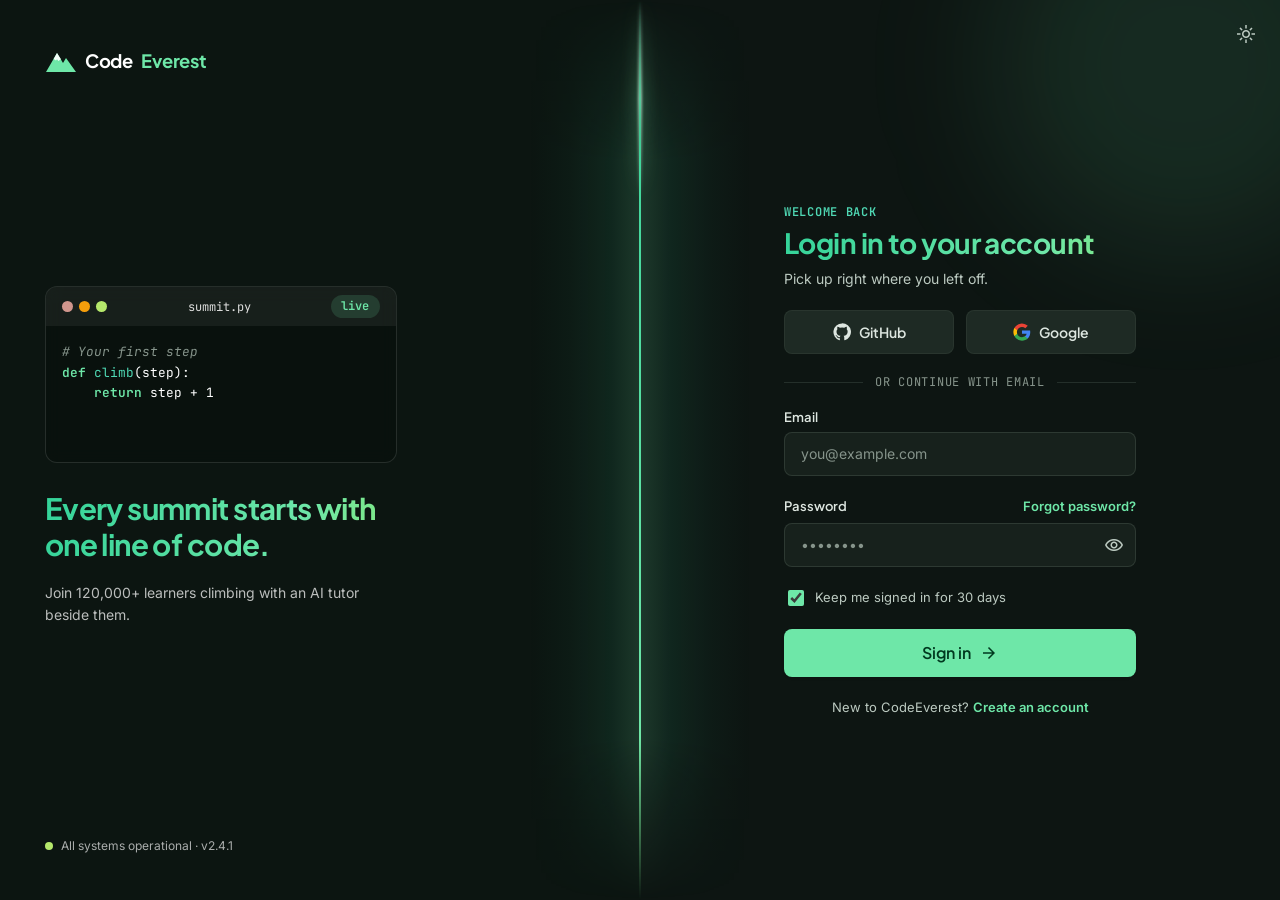
<file: pages/login.html>
<!DOCTYPE html>
<html class="dark" lang="en"><head><meta charset="utf-8"><meta name="viewport" content="width=device-width,initial-scale=1"><title>Sign in · CodeEverest</title>
<script>
/* Apply saved theme before first paint (prevents a dark flash in light mode) */
try{if(localStorage.getItem('sx-theme')==='light')document.documentElement.classList.remove('dark')}catch(e){}
</script>
<link href="https://fonts.googleapis.com/css2?family=Inter:wght@400;500;600&family=JetBrains+Mono:wght@400;600&family=Plus+Jakarta+Sans:wght@600;700&display=swap" rel="stylesheet">
<link href="https://fonts.googleapis.com/css2?family=Material+Symbols+Outlined" rel="stylesheet">
<link href="../css/login.css" rel="stylesheet">

</head><body>
<div class="auth" id="auth">
  <div class="divider" aria-hidden="true"><i></i></div>
  <div class="spot" id="spot" aria-hidden="true"></div>

  <!-- ================= LEFT: ART ================= -->
  <aside class="auth-art">
    <div class="hero-bg"></div>

    <a class="brand" href="codeeverest.html">
      <svg viewBox="0 0 32 32" width="32" height="32"><path d="M1 27 12 8l6 10 3-5 10 14z" fill="#6ee7a8"/><path d="M12 8 8.6 14l2.4 1.6 1-1.4 1.4 1.8 2.6-1.8z" fill="#fff" opacity=".92"/></svg>
      Code<b>Everest</b>
    </a>

    <div class="art-inner">
      <div class="code-block">
        <div class="code-head">
          <div class="window-dots"><i></i><i></i><i></i></div>
          <span>summit.py</span>
          <span class="badge badge-brand">live</span>
        </div>
        <div class="code-body" id="typed"></div>
      </div>

      <h2 class="h1 aurora">Every summit starts with one line of code.</h2>
      <p>Join 120,000+ learners climbing with an AI tutor beside them.</p>
    </div>

    <div class="art-status">
      <span class="dot live"></span>
      All systems operational · v2.4.1
    </div>
  </aside>

  <!-- ================= RIGHT: FORM ================= -->
  <main class="auth-form">
    <div class="glow" style="top:-8rem;right:-6rem"></div>
    <button class="btn btn-icon theme-btn" id="theme" type="button" aria-label="Toggle theme">
      <span class="icon">light_mode</span>
    </button>

    <form class="auth-card reveal" id="f" novalidate>

      <a class="brand m-brand" href="codeeverest.html">
        <svg viewBox="0 0 32 32" width="28" height="28"><path d="M1 27 12 8l6 10 3-5 10 14z" fill="#047857"/><path d="M12 8 8.6 14l2.4 1.6 1-1.4 1.4 1.8 2.6-1.8z" fill="#fff" opacity=".92"/></svg>
        Code<b>Everest</b>
      </a>

      <div class="auth-head">
        <span class="eyebrow">Welcome back</span>
        <h1 class="h1 aurora">Login in to your account</h1>
        <p class="muted sub">Pick up right where you left off.</p>
      </div>

      <div class="social">
        <button type="button" class="btn btn-secondary" data-p="GitHub">
          <svg width="18" height="18" viewBox="0 0 24 24" fill="currentColor"><path d="M12 .5a11.5 11.5 0 0 0-3.6 22.4c.6.1.8-.3.8-.6v-2c-3.2.7-3.9-1.5-3.9-1.5-.5-1.3-1.3-1.7-1.3-1.7-1-.7.1-.7.1-.7 1.2.1 1.8 1.2 1.8 1.2 1 1.8 2.7 1.3 3.4 1 .1-.8.4-1.3.7-1.6-2.6-.3-5.3-1.3-5.3-5.7 0-1.3.5-2.3 1.2-3.1-.1-.3-.5-1.5.1-3.1 0 0 1-.3 3.2 1.2a11 11 0 0 1 5.8 0c2.2-1.5 3.2-1.2 3.2-1.2.6 1.6.2 2.8.1 3.1.8.8 1.2 1.8 1.2 3.1 0 4.4-2.7 5.4-5.3 5.7.4.4.8 1.1.8 2.2v3.2c0 .3.2.7.8.6A11.5 11.5 0 0 0 12 .5z"/></svg>
          GitHub
        </button>
        <button type="button" class="btn btn-secondary" data-p="Google">
          <svg width="18" height="18" viewBox="0 0 24 24"><path fill="#4285F4" d="M23 12.3c0-.8-.1-1.5-.2-2.2H12v4.2h6.2a5.3 5.3 0 0 1-2.3 3.5v2.9h3.7c2.2-2 3.4-5 3.4-8.4z"/><path fill="#34A853" d="M12 23.5c3.1 0 5.7-1 7.6-2.8l-3.7-2.9c-1 .7-2.3 1.1-3.9 1.1-3 0-5.5-2-6.4-4.7H1.8v3A11.5 11.5 0 0 0 12 23.5z"/><path fill="#FBBC05" d="M5.6 14.2a6.9 6.9 0 0 1 0-4.4v-3H1.8a11.5 11.5 0 0 0 0 10.4l3.8-3z"/><path fill="#EA4335" d="M12 5.4c1.7 0 3.2.6 4.4 1.7l3.3-3.3A11.5 11.5 0 0 0 1.8 6.8l3.8 3C6.5 7.4 9 5.4 12 5.4z"/></svg>
          Google
        </button>
      </div>

      <div class="or">or continue with email</div>

      <div class="field">
        <label class="label" for="email">Email</label>
        <input class="input" id="email" type="email" placeholder="you@example.com"
               autocomplete="off" autocapitalize="off" spellcheck="false">
        <span class="err" id="e1"></span>
      </div>

      <div class="field">
        <div class="row row-between" style="gap:.5rem">
          <label class="label" for="pw">Password</label>
          <a href="#" class="small link" id="forgot">Forgot password?</a>
        </div>
        <div class="pw">
          <input class="input" id="pw" type="password" placeholder="••••••••" autocomplete="current-password">
          <button type="button" class="btn btn-icon" id="eye" aria-label="Show password">
            <span class="icon">visibility</span>
          </button>
        </div>
        <span class="err" id="e2"></span>
      </div>

      <label class="check">
        <input type="checkbox" checked>
        <span class="muted small">Keep me signed in for 30 days</span>
      </label>

      <button class="btn btn-primary btn-lg btn-block btn-shine" id="go">
        <span id="lbl">Sign in</span>
        <span class="icon" id="ico">arrow_forward</span>
      </button>

      <p class="center muted small">
        New to CodeEverest?
        <a href="signup.html" class="link">Create an account</a>
      </p>
    </form>
  </main>
</div>

<div class="toast" id="toast">
  <span class="icon" id="ti" style="color:rgb(var(--c-brand))">check_circle</span>
  <span id="tm"></span>
</div>

<script>
const $=s=>document.querySelector(s);

/* ---- theme ---- */
const root=document.documentElement,themeIcon=$('#theme .icon');
const syncIcon=()=>themeIcon.textContent=root.classList.contains('dark')?'light_mode':'dark_mode';
syncIcon();
$('#theme').onclick=()=>{
  root.classList.toggle('dark');
  try{localStorage.setItem('sx-theme',root.classList.contains('dark')?'dark':'light')}catch(e){}
  syncIcon();
};

/* ---- toast ---- */
let tt;
const toast=(m,i='check_circle')=>{
  $('#tm').textContent=m;
  $('#ti').textContent=i;
  $('#toast').classList.add('show');
  clearTimeout(tt);
  tt=setTimeout(()=>$('#toast').classList.remove('show'),2400);
};

/* ---- typed code ---- */
const code=[
  '<span class="c"># Your first step</span>',
  '<span class="k">def</span> <span class="f">climb</span>(step):',
  '    <span class="k">return</span> step + 1',
  '',
  'print(climb(<span class="f">0</span>))  <span class="c"># 1</span>'
];
let ln=0;
const typed=$('#typed');
(function add(){
  if(ln<code.length){
    typed.innerHTML+=(ln?'\n':'')+code[ln++];
    setTimeout(add,550);
  }
})();


/* ---- spotlight follows the mouse (smoothed) ---- */
(()=>{
  const sp=$('#spot');
  let tx=0,ty=0,cx=0,cy=0,raf=0;
  const tick=()=>{
    cx+=(tx-cx)*.18; cy+=(ty-cy)*.18;
    sp.style.setProperty('--mx',cx.toFixed(1)+'px');
    sp.style.setProperty('--my',cy.toFixed(1)+'px');
    raf=(Math.abs(tx-cx)>.3||Math.abs(ty-cy)>.3)?requestAnimationFrame(tick):0;
  };
  addEventListener('mousemove',e=>{
    if(!sp.classList.contains('on')){cx=tx=e.clientX;cy=ty=e.clientY;sp.classList.add('on')}
    tx=e.clientX;ty=e.clientY;
    if(!raf)raf=requestAnimationFrame(tick);
  });
  document.addEventListener('mouseleave',()=>sp.classList.remove('on'));
})();

/* ---- reveal ---- */
requestAnimationFrame(()=>$('#f').classList.add('in'));

/* ---- Enter in email jumps straight to password ---- */
$('#email').addEventListener('keydown',e=>{
  if(e.key==='Enter'){e.preventDefault();$('#pw').focus()}
});

/* ---- password toggle ---- */
$('#eye').onclick=()=>{
  const show=$('#pw').type==='password';
  $('#pw').type=show?'text':'password';
  $('#eye .icon').textContent=show?'visibility_off':'visibility';
};

/* ---- validation + fake sign-in ---- */
const bad=(id,eid,msg)=>{
  $('#'+id).setAttribute('aria-invalid','true');
  $('#'+eid).textContent=msg;
};
['email','pw'].forEach((id,i)=>{
  $('#'+id).addEventListener('input',()=>{
    $('#'+id).removeAttribute('aria-invalid');
    $('#e'+(i+1)).textContent='';
  });
});
$('#f').addEventListener('submit',e=>{
  e.preventDefault();
  let ok=true;
  if(!/^\S+@\S+\.\S+$/.test($('#email').value)){bad('email','e1','Enter a valid email address.');ok=false}
  if($('#pw').value.length<6){bad('pw','e2','Password must be at least 6 characters.');ok=false}
  if(!ok){
    const c=$('#f');
    c.classList.remove('shake');
    void c.offsetWidth;
    c.classList.add('shake');
    return;
  }
  const b=$('#go');
  b.disabled=true;
  $('#lbl').textContent='Signing in…';
  $('#ico').textContent='progress_activity';
  $('#ico').classList.add('spin');
  setTimeout(()=>{
    $('#ico').classList.remove('spin');
    $('#ico').textContent='check';
    $('#lbl').textContent='Welcome back!';
    toast('Signed in. Redirecting to your dashboard…');
    setTimeout(()=>{location.href='dashboard.html'},1200);
  },1100);
});
document.querySelectorAll('[data-p]').forEach(b=>b.onclick=()=>toast('Continuing with '+b.dataset.p+'…','link'));
$('#forgot').onclick=e=>{e.preventDefault();toast('Password reset link sent (demo)','mail')};
</script>
</body></html>
</file>
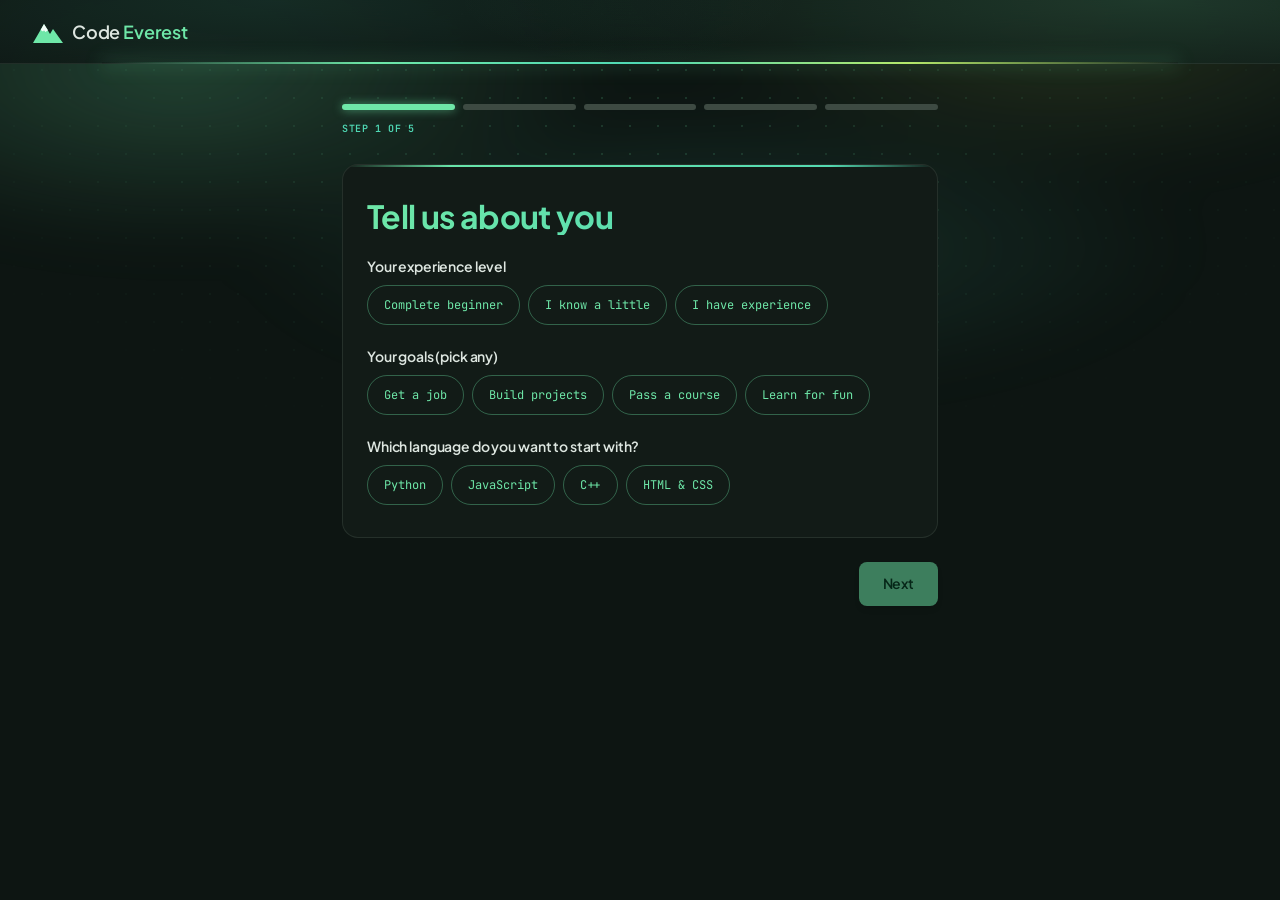
<file: pages/onboarding.html>
<!DOCTYPE html>
<html class="dark" lang="en">
<head>
  <meta charset="utf-8">
  <meta name="viewport" content="width=device-width, initial-scale=1">
  <meta name="color-scheme" content="dark">
  <title>Getting Started · CodeEverest</title>
  <script>try { if (localStorage.getItem('sx-theme') === 'light') document.documentElement.classList.remove('dark'); } catch (e) {}</script>

  <link rel="stylesheet" href="../css/variables.css">
  <link rel="stylesheet" href="../css/global.css">
  <link rel="stylesheet" href="../css/components.css">
  <link rel="stylesheet" href="../css/onboarding.css">
</head>
<body>
<div id="prog"></div>

<header class="site-header" id="siteHeader">
  <div class="header-inner">
    <a href="../index.html" class="logo" aria-label="Code Everest home">
      <svg viewBox="0 0 32 32" aria-hidden="true"><path d="M1 27 12 8l6 10 3-5 10 14z" fill="rgb(var(--c-primary))"/><path d="M12 8 8.6 14l2.4 1.6 1-1.4 1.4 1.8 2.6-1.8z" fill="#fff" opacity=".92"/></svg>
      <span class="logo-text">Code <span>Everest</span></span>
    </a>
  </div>
</header>

<main class="page-offset">
  <div class="container narrow stack gap-6 ob">

    <!-- Progress: 5 bars, one per step -->
    <div class="stack gap-2">
      <div class="row gap-2" id="segs" aria-hidden="true">
        <i class="seg"></i><i class="seg"></i><i class="seg"></i><i class="seg"></i><i class="seg"></i>
      </div>
      <span class="fs text-muted" id="stepLabel" aria-live="polite">Step 1 of 5</span>
    </div>

    <!-- STEP 1: about you -->
    <section class="card step" data-step="1">
      <h1 class="h3">Tell us about you</h1>
      <div class="stack gap-2">
        <span class="fh">Your experience level</span>
        <div class="chips-row">
          <button type="button" class="chip" data-group="level" data-value="beginner">Complete beginner</button>
          <button type="button" class="chip" data-group="level" data-value="some">I know a little</button>
          <button type="button" class="chip" data-group="level" data-value="advanced">I have experience</button>
        </div>
      </div>
      <div class="stack gap-2">
        <span class="fh">Your goals (pick any)</span>
        <div class="chips-row">
          <button type="button" class="chip" data-group="goals" data-value="Get a job">Get a job</button>
          <button type="button" class="chip" data-group="goals" data-value="Build projects">Build projects</button>
          <button type="button" class="chip" data-group="goals" data-value="Pass a course">Pass a course</button>
          <button type="button" class="chip" data-group="goals" data-value="Learn for fun">Learn for fun</button>
        </div>
      </div>
      <div class="stack gap-2">
        <span class="fh">Which language do you want to start with?</span>
        <div class="chips-row">
          <button type="button" class="chip" data-group="langs" data-value="Python">Python</button>
          <button type="button" class="chip" data-group="langs" data-value="JavaScript">JavaScript</button>
          <button type="button" class="chip" data-group="langs" data-value="C++">C++</button>
          <button type="button" class="chip" data-group="langs" data-value="HTML & CSS">HTML &amp; CSS</button>
        </div>
      </div>
    </section>

    <!-- STEP 2: placement test (JS fills the question) -->
    <section class="card step" data-step="2" hidden>
      <span class="pill self-start" id="qCount"></span>
      <h2 class="h3" id="qText"></h2>
      <div class="stack gap-2" id="qOptions"></div>
    </section>

    <!-- STEP 3: recommended path -->
    <section class="card step" data-step="3" hidden>
      <span class="pill pill-secondary self-start">Recommended for you</span>
      <h2 class="h2" id="pathName"></h2>
      <p class="card-text" id="pathWhy"></p>
    </section>

    <!-- STEP 4: schedule -->
    <section class="card step" data-step="4" hidden>
      <h2 class="h3">Plan your study time</h2>
      <div class="stack gap-2">
        <span class="fh">Which days?</span>
        <div class="chips-row">
          <button type="button" class="chip" data-group="days" data-value="Mon">Mon</button>
          <button type="button" class="chip" data-group="days" data-value="Tue">Tue</button>
          <button type="button" class="chip" data-group="days" data-value="Wed">Wed</button>
          <button type="button" class="chip" data-group="days" data-value="Thu">Thu</button>
          <button type="button" class="chip" data-group="days" data-value="Fri">Fri</button>
          <button type="button" class="chip" data-group="days" data-value="Sat">Sat</button>
          <button type="button" class="chip" data-group="days" data-value="Sun">Sun</button>
        </div>
      </div>
      <div class="stack gap-2">
        <span class="fh">How long each day?</span>
        <div class="chips-row">
          <button type="button" class="chip" data-group="minutes" data-value="15">15 min</button>
          <button type="button" class="chip" data-group="minutes" data-value="30">30 min</button>
          <button type="button" class="chip" data-group="minutes" data-value="60">1 hour</button>
          <button type="button" class="chip" data-group="minutes" data-value="90">1.5 hours</button>
        </div>
      </div>
    </section>

    <!-- STEP 5: summary -->
    <section class="card step" data-step="5" hidden>
      <h2 class="h3">You are ready to climb</h2>
      <ul class="stack gap-3" id="summary"></ul>
      <a class="btn btn-primary btn-lg shine" href="roadmap.html">Start Learning</a>
    </section>

    <!-- Back / Next buttons -->
    <div class="row ob-actions">
      <button type="button" class="btn btn-secondary" id="backBtn" hidden>Back</button>
      <button type="button" class="btn btn-primary" id="nextBtn" disabled>Next</button>
    </div>
  </div>
</main>

<script src="../js/common.js"></script>
<script src="../js/onboarding.js"></script>
</body>
</html>
</file>
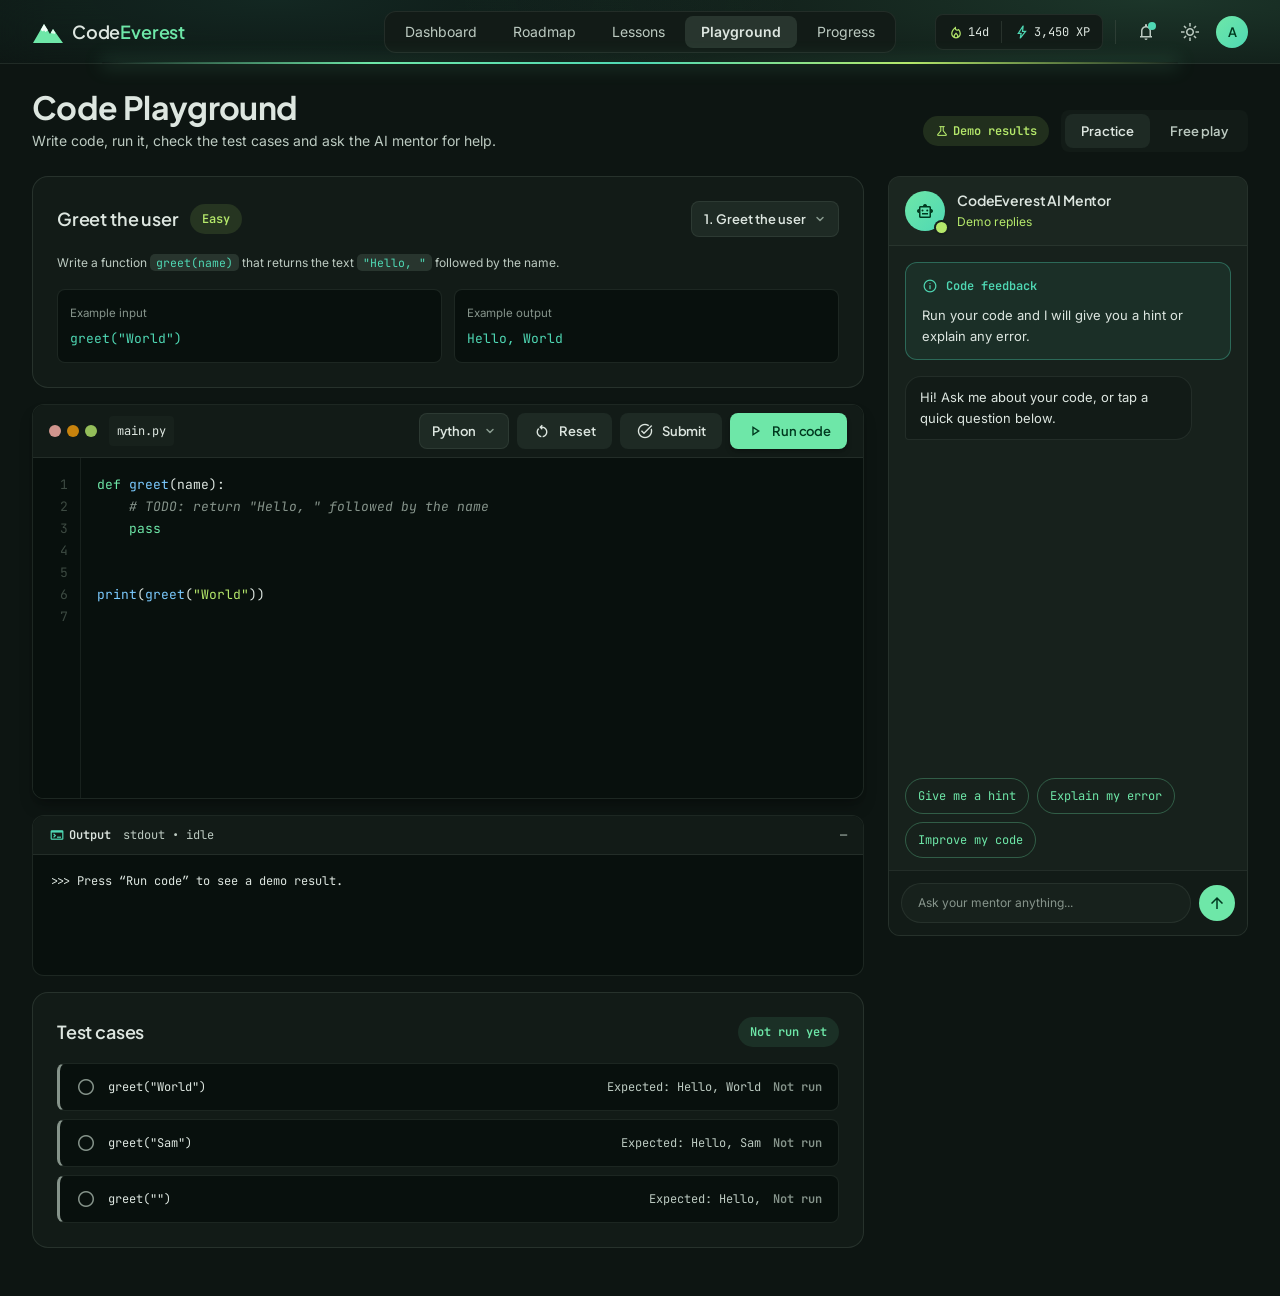
<file: pages/playground.html>
<!DOCTYPE html>
<html class="dark" lang="en">
<head>
  <meta charset="UTF-8">
  <meta name="viewport" content="width=device-width, initial-scale=1.0">
  <title>Playground | CodeEverest</title>
  <script>try { if (localStorage.getItem('sx-theme') === 'light') document.documentElement.classList.remove('dark'); } catch (e) {}</script>

  <link rel="stylesheet" href="../css/variables.css">
  <link rel="stylesheet" href="../css/global.css">
  <link rel="stylesheet" href="../css/components.css">
  <link rel="stylesheet" href="../css/playground.css">
</head>
<body>

  <!-- Header-->
  <header class="site-header" id="siteHeader">
    <div class="header-inner">

      <a href="../index.html" class="logo" aria-label="CodeEverest home">
        <svg viewBox="0 0 32 32" aria-hidden="true">
          <path d="M1 27 12 8l6 10 3-5 10 14z" fill="rgb(var(--c-primary))"></path>
          <path d="M12 8 8.6 14l2.4 1.6 1-1.4 1.4 1.8 2.6-1.8z" fill="#fff" opacity=".92"></path>
          <path d="M21 13l-2.2 3.8 1.6 1 .6-.8 1 1.2 1.6-1.2z" fill="#fff" opacity=".8"></path>
        </svg>
        <span class="logo-text">Code<span>Everest</span></span>
      </a>

      <nav class="nav" aria-label="Main navigation">
        <a class="nl" href="dashboard.html">Dashboard</a>
        <a class="nl" href="roadmap.html">Roadmap</a>
        <a class="nl" href="lesson.html">Lessons</a>
        <a class="nl on" href="playground.html" aria-current="page">Playground</a>
        <a class="nl" href="progress.html">Progress</a>
      </nav>

      <div class="header-actions">
        <div class="stat-pill" title="Streak and XP">
          <span><span class="material-symbols-outlined text-tertiary">local_fire_department</span>14d</span>
          <span><span class="material-symbols-outlined text-secondary">bolt</span>3,450 XP</span>
        </div>
        <span class="header-divider"></span>
        <button class="ic" type="button" title="Notifications" aria-label="Notifications">
          <span class="material-symbols-outlined">notifications</span>
          <span class="notif-dot"></span>
        </button>
        <button class="ic" id="theme" type="button" title="Toggle theme" aria-label="Toggle theme">
          <span class="material-symbols-outlined">light_mode</span>
        </button>
        <a href="profile.html" class="avatar" aria-label="Profile">A</a>
      </div>

    </div>
  </header>

  <!-- MAIN CONTENT -->
  <main class="page-offset">
    <div class="container container-wide pg">

      <!-- Page heading + mode switch -->
      <section class="pg-head">
        <div class="pg-head-text">
          <h1 class="h2">Code Playground</h1>
          <p class="text-muted pg-intro">Write code, run it, check the test cases and ask the AI mentor for help.</p>
        </div>

        <div class="pg-head-actions">
          <span class="pill pill-tertiary demo-badge" title="Code is not really executed yet">
            <span class="material-symbols-outlined">science</span> Demo results
          </span>

          <!-- Mode switch: JS toggles data-mode on #workspace -->
          <div class="tabs" id="modeTabs" role="tablist" aria-label="Playground mode">
            <button class="tab active" type="button" role="tab" aria-selected="true" data-mode="practice">Practice</button>
            <button class="tab" type="button" role="tab" aria-selected="false" data-mode="free">Free play</button>
          </div>
        </div>
      </section>

      <!-- Workspace: left column (challenge + editor), right column (AI) -->
      <div class="workspace" id="workspace" data-mode="practice">

        <!-- ---------- LEFT COLUMN ---------- -->
        <div class="ws-main">

          <!-- Challenge card (Practice mode only) -->
          <article class="card challenge practice-only" id="challengeCard">
            <div class="challenge-top">
              <div class="challenge-title-row">
                <h2 class="card-title" id="challengeTitle">Greet the user</h2>
                <span class="pill difficulty easy" id="challengeDifficulty">Easy</span>
              </div>
              <label class="sr-only" for="challengeSelect">Choose a challenge</label>
              <select class="select" id="challengeSelect">
                <option value="greet">1. Greet the user</option>
                <option value="sum">2. Sum of a list</option>
                <option value="even">3. Even or odd</option>
              </select>
            </div>

            <p class="card-text" id="challengeText">
              Write a function <code class="inline">greet(name)</code> that returns the text
              <code class="inline">"Hello, "</code> followed by the name.
            </p>

            <div class="examples">
              <div class="example">
                <span class="example-label">Example input</span>
                <code class="example-code" id="exampleInput">greet("World")</code>
              </div>
              <div class="example">
                <span class="example-label">Example output</span>
                <code class="example-code" id="exampleOutput">Hello, World</code>
              </div>
            </div>
          </article>

          <!-- Editor card -->
          <section class="editor-card" aria-label="Code editor">

            <div class="editor-toolbar">
              <div class="editor-title">
                <div class="window-dots" aria-hidden="true"><i></i><i></i><i></i></div>
                <span class="file-tab fc" id="fileName">main.py</span>
              </div>

              <div class="editor-controls">
                <label class="sr-only" for="languageSelect">Programming language</label>
                <select class="select" id="languageSelect">
                  <option value="python">Python</option>
                  <option value="cpp">C++</option>
                </select>

                <button class="btn btn-secondary btn-sm" type="button" id="resetBtn">
                  <span class="material-symbols-outlined">restart_alt</span> Reset
                </button>
                <button class="btn btn-secondary btn-sm practice-only" type="button" id="submitBtn">
                  <span class="material-symbols-outlined">task_alt</span> Submit
                </button>
                <button class="btn btn-primary btn-sm" type="button" id="runBtn">
                  <span class="material-symbols-outlined">play_arrow</span> Run code
                </button>
              </div>
            </div>

            <!-- Editor body: line numbers + colored layer + the real textarea on top -->
            <div class="editor-body">
              <div class="line-numbers fc" id="lineNumbers" aria-hidden="true">1</div>
              <div class="editor-surface">
                <pre class="code-highlight fc" id="codeHighlight" aria-hidden="true"><code></code></pre>
                <textarea class="code-input fc" id="codeEditor" spellcheck="false" autocomplete="off"
                          autocapitalize="off" aria-label="Code editor"></textarea>
              </div>
            </div>
          </section>

          <!-- Console / output -->
          <section class="console" aria-label="Output">
            <div class="console-head">
              <span class="console-title fc"><span class="material-symbols-outlined">terminal</span> Output</span>
              <span class="console-meta fc" id="consoleMeta">stdout • idle</span>
              <span class="console-exit fc" id="consoleExit">—</span>
            </div>
            <div class="console-body fc" id="consoleOutput" aria-live="polite">&gt;&gt;&gt; Press “Run code” to see a demo result.</div>
          </section>

          <!-- Test cases (Practice mode only) -->
          <section class="card tests practice-only" aria-label="Test cases">
            <div class="tests-head">
              <h3 class="card-title">Test cases</h3>
              <span class="pill" id="testSummary">Not run yet</span>
            </div>
            <ul class="test-list" id="testList">
              <li class="test idle">
                <span class="material-symbols-outlined test-icon">radio_button_unchecked</span>
                <span class="test-name fc">greet("World")</span>
                <span class="test-expected fc">Expected: Hello, World</span>
                <span class="test-status fc">Not run</span>
              </li>
              <li class="test idle">
                <span class="material-symbols-outlined test-icon">radio_button_unchecked</span>
                <span class="test-name fc">greet("Sam")</span>
                <span class="test-expected fc">Expected: Hello, Sam</span>
                <span class="test-status fc">Not run</span>
              </li>
              <li class="test idle">
                <span class="material-symbols-outlined test-icon">radio_button_unchecked</span>
                <span class="test-name fc">greet("")</span>
                <span class="test-expected fc">Expected: Hello, </span>
                <span class="test-status fc">Not run</span>
              </li>
            </ul>
          </section>

        </div>

        <!-- ---------- RIGHT COLUMN: AI MENTOR ---------- -->
        <aside class="ws-side" aria-label="AI mentor">
          <div class="ai-card">

            <div class="ai-head">
              <div class="ai-avatar"><span class="material-symbols-outlined">smart_toy</span><i class="status-dot"></i></div>
              <div class="ai-head-text">
                <div class="fh">CodeEverest AI Mentor</div>
                <div class="fs text-tertiary">Demo replies</div>
              </div>
            </div>

            <!-- AI code feedback: hint / error explanation / suggestion -->
            <div class="feedback" id="feedbackPanel" data-type="info">
              <div class="feedback-title fc">
                <span class="material-symbols-outlined" id="feedbackIcon">lightbulb</span>
                <span id="feedbackLabel">Code feedback</span>
              </div>
              <p class="feedback-text" id="feedbackText">Run your code and I will give you a hint or explain any error.</p>
            </div>

            <!-- Chat -->
            <div class="chat" id="chatLog" aria-live="polite">
              <div class="chat-row ai">
                <div class="chat-bubble">Hi! Ask me about your code, or tap a quick question below.</div>
              </div>
            </div>

            <div class="chips">
              <button class="chip" type="button" data-q="Give me a hint">Give me a hint</button>
              <button class="chip" type="button" data-q="Explain my error">Explain my error</button>
              <button class="chip" type="button" data-q="How can I improve this?">Improve my code</button>
            </div>

            <div class="chat-input">
              <label class="sr-only" for="chatInput">Ask the AI mentor</label>
              <input class="input" id="chatInput" type="text" placeholder="Ask your mentor anything...">
              <button class="icon-send" type="button" id="sendBtn" aria-label="Send message">
                <span class="material-symbols-outlined">arrow_upward</span>
              </button>
            </div>

          </div>
        </aside>

      </div>
    </div>
  </main>

  <!-- JavaScript goes last so the elements above exist when it runs -->
  <script src="../js/common.js"></script>
  <script src="../js/playground.js"></script>
</body>
</html>
</file>
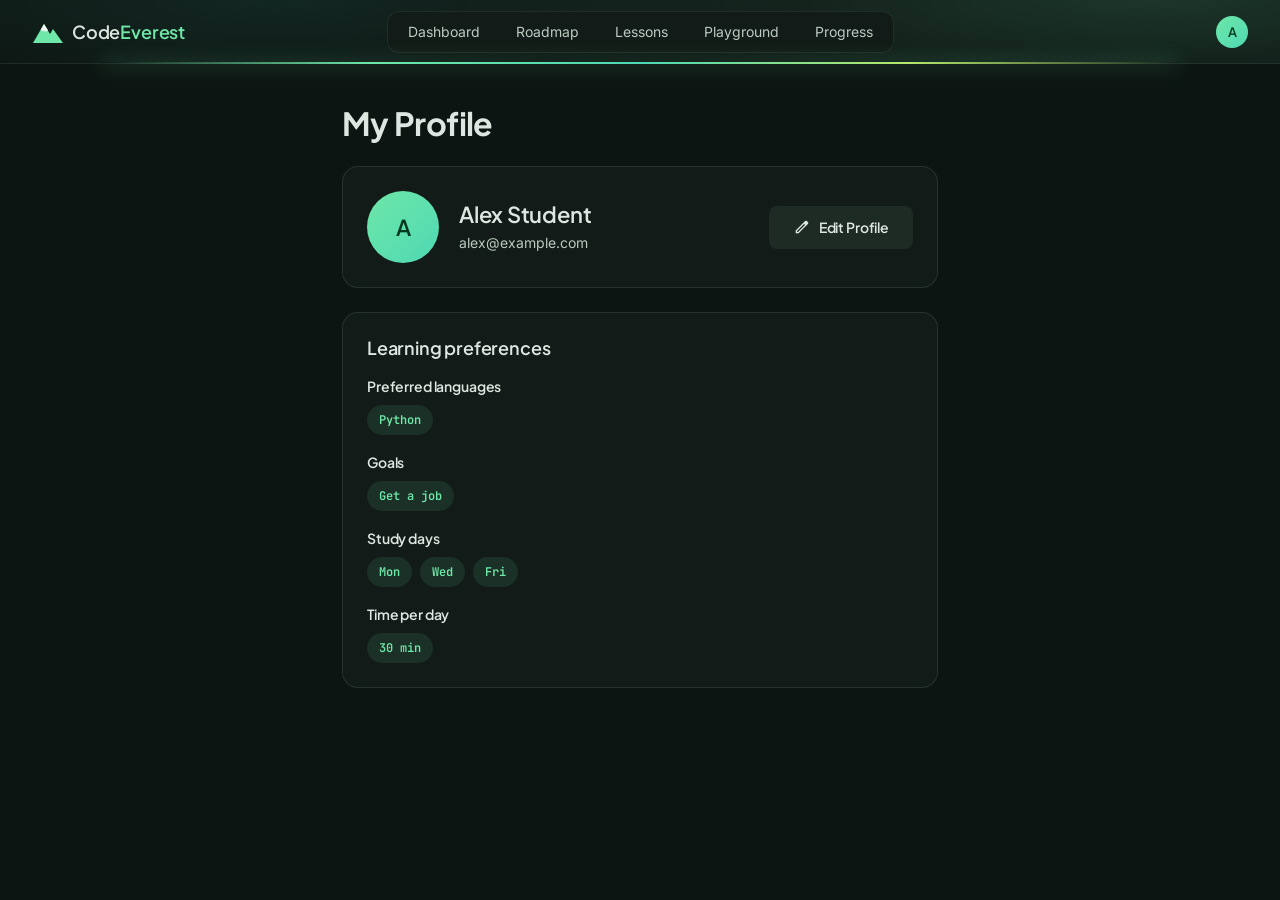
<file: pages/profile.html>
<!DOCTYPE html>
<html class="dark" lang="en">
<head>
  <meta charset="utf-8">
  <meta name="viewport" content="width=device-width, initial-scale=1">
  <meta name="color-scheme" content="dark">
  <title>My Profile · CodeEverest</title>
  <script>try { if (localStorage.getItem('sx-theme') === 'light') document.documentElement.classList.remove('dark'); } catch (e) {}</script>

  <link rel="stylesheet" href="../css/variables.css">
  <link rel="stylesheet" href="../css/global.css">
  <link rel="stylesheet" href="../css/components.css">
  <link rel="stylesheet" href="../css/profile.css">
</head>
<body>
<div id="prog"></div>

<!-- Student header (same links as the playground and progress pages) -->
<header class="site-header" id="siteHeader">
  <div class="header-inner">
    <a href="../index.html" class="logo" aria-label="CodeEverest home">
      <svg viewBox="0 0 32 32" aria-hidden="true"><path d="M1 27 12 8l6 10 3-5 10 14z" fill="rgb(var(--c-primary))"/><path d="M12 8 8.6 14l2.4 1.6 1-1.4 1.4 1.8 2.6-1.8z" fill="#fff" opacity=".92"/></svg>
      <span class="logo-text">Code<span>Everest</span></span>
    </a>

    <nav class="nav" aria-label="Main navigation">
      <a class="nl" href="dashboard.html">Dashboard</a>
      <a class="nl" href="roadmap.html">Roadmap</a>
      <a class="nl" href="lesson.html">Lessons</a>
      <a class="nl" href="playground.html">Playground</a>
      <a class="nl" href="progress.html">Progress</a>
    </nav>

    <div class="header-actions">
      <a href="profile.html" class="avatar" id="headerAvatar" aria-label="Profile">A</a>
    </div>
  </div>
</header>

<main class="page-offset">
  <div class="container narrow stack gap-6 pf">

    <h1 class="h2">My Profile</h1>

    <!-- Confirmation message (shown after Save Changes) -->
    <div class="toast" id="toast" role="status" hidden>
      <span class="material-symbols-outlined filled">check_circle</span>
      Your changes were saved.
    </div>

    <!-- Card 1: who you are -->
    <section class="card" aria-labelledby="whoTitle">
      <div class="pf-top">
        <div class="avatar pf-avatar" id="bigAvatar">A</div>

        <div class="stack gap-1 pf-info">
          <!-- View mode shows these two -->
          <h2 class="h3" id="whoTitle"><span id="nameView"></span></h2>
          <p class="text-muted" id="emailView"></p>

          <!-- Edit mode shows these two instead -->
          <div class="stack gap-2" id="editFields" hidden>
            <label class="fs text-muted" for="nameInput">Name</label>
            <input class="input input-field" id="nameInput" type="text" maxlength="40">
            <label class="fs text-muted" for="emailInput">Email</label>
            <input class="input input-field" id="emailInput" type="email" maxlength="60">
            <p class="text-error fs" id="errorMsg" hidden></p>
          </div>
        </div>

        <button class="btn btn-secondary" id="editBtn" type="button">
          <span class="material-symbols-outlined">edit</span>Edit Profile
        </button>
      </div>
    </section>

    <!-- Card 2: preferences. JS puts the chips and pills inside each group. -->
    <section class="card" aria-labelledby="prefTitle">
      <h2 class="card-title" id="prefTitle">Learning preferences</h2>

      <div class="stack gap-2">
        <span class="fh">Preferred languages</span>
        <div class="chips-row" id="g-langs"></div>
      </div>

      <div class="stack gap-2">
        <span class="fh">Goals</span>
        <div class="chips-row" id="g-goals"></div>
      </div>

      <div class="stack gap-2">
        <span class="fh">Study days</span>
        <div class="chips-row" id="g-days"></div>
      </div>

      <div class="stack gap-2">
        <span class="fh">Time per day</span>
        <div class="chips-row" id="g-minutes"></div>
      </div>
    </section>

    <!-- Save / Cancel (only visible while editing) -->
    <div class="row gap-3 pf-actions" id="editActions" hidden>
      <button class="btn btn-primary" id="saveBtn" type="button">Save Changes</button>
      <button class="btn btn-secondary" id="cancelBtn" type="button">Cancel</button>
    </div>

  </div>
</main>

<script src="../js/common.js"></script>
<script src="../js/profile.js"></script>
</body>
</html>
</file>
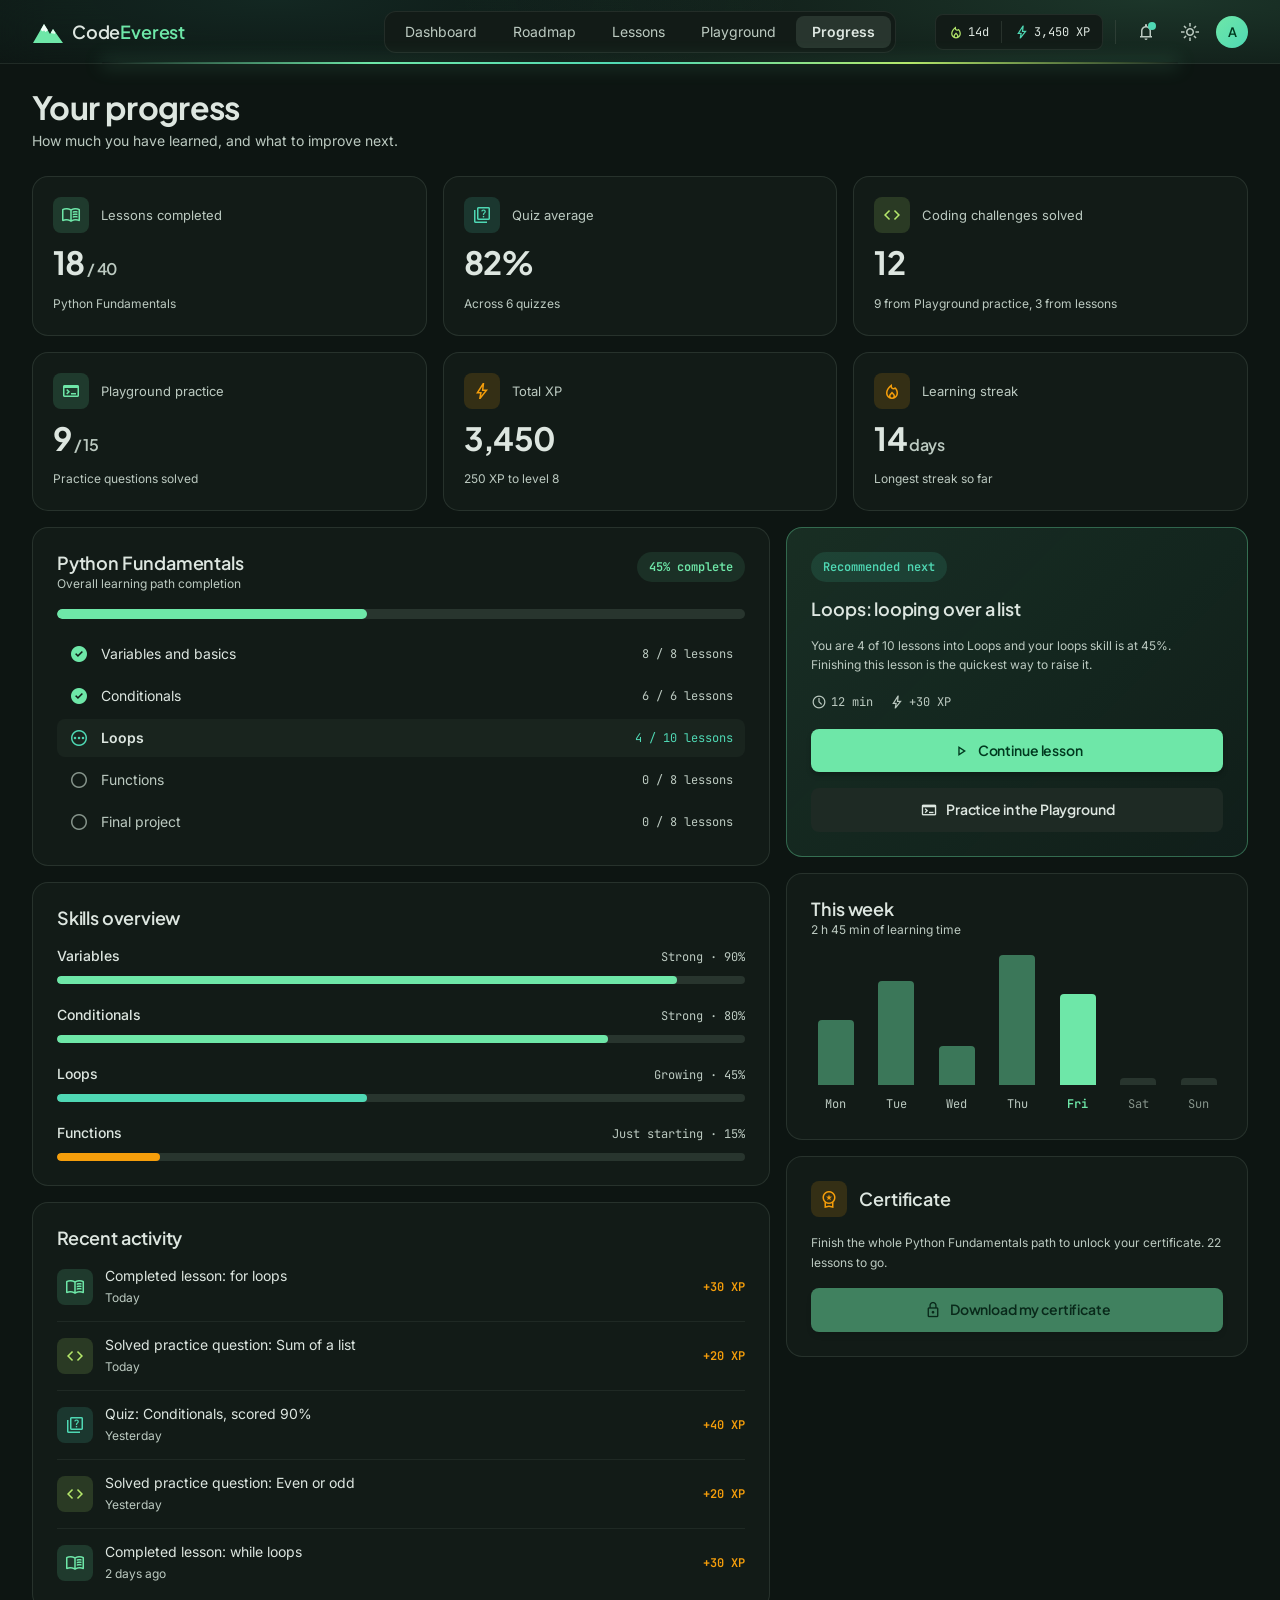
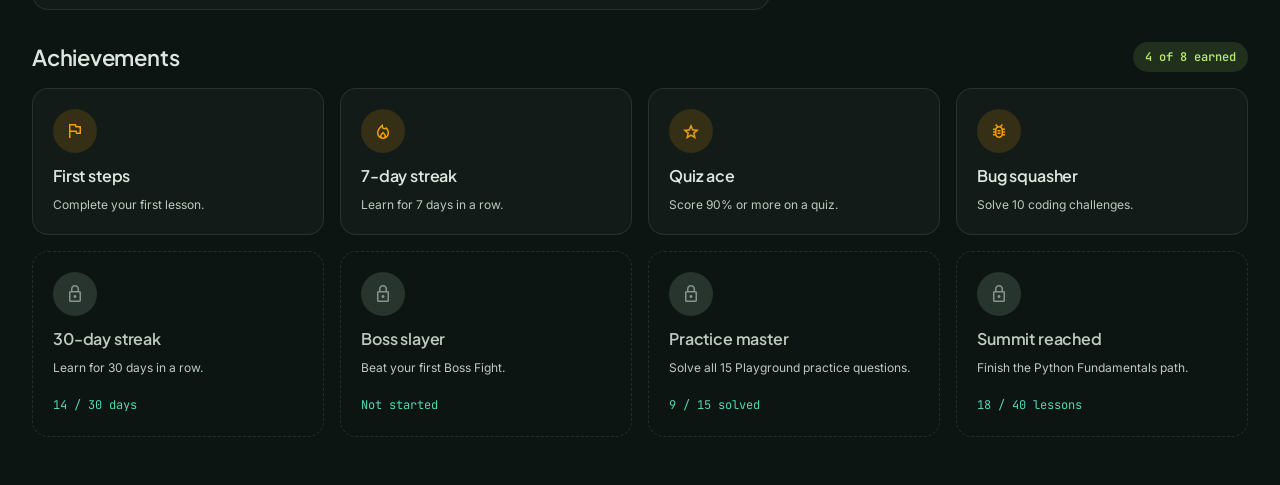
<file: pages/progress.html>
<!doctype html>
<html class="dark" lang="en">
  <head>
    <meta charset="UTF-8" />
    <meta name="viewport" content="width=device-width, initial-scale=1.0" />
    <title>Progress | CodeEverest</title>
    <script>try { if (localStorage.getItem('sx-theme') === 'light') document.documentElement.classList.remove('dark'); } catch (e) {}</script>

    <link rel="stylesheet" href="../css/variables.css" />
    <link rel="stylesheet" href="../css/global.css" />
    <link rel="stylesheet" href="../css/components.css" />
    <link rel="stylesheet" href="../css/progress.css" />
  </head>
  <body>
    <!-- The Nav bar in the top -->
    <header class="site-header" id="siteHeader">
      <div class="header-inner">
        <a href="../index.html" class="logo" aria-label="CodeEverest home">
          <svg viewBox="0 0 32 32" aria-hidden="true">
            <path
              d="M1 27 12 8l6 10 3-5 10 14z"
              fill="rgb(var(--c-primary))"
            ></path>
            <path
              d="M12 8 8.6 14l2.4 1.6 1-1.4 1.4 1.8 2.6-1.8z"
              fill="#fff"
              opacity=".92"
            ></path>
            <path
              d="M21 13l-2.2 3.8 1.6 1 .6-.8 1 1.2 1.6-1.2z"
              fill="#fff"
              opacity=".8"
            ></path>
          </svg>
          <span class="logo-text">Code<span>Everest</span></span>
        </a>

        <nav class="nav" aria-label="Main navigation">
          <a class="nl" href="dashboard.html">Dashboard</a>
          <a class="nl" href="roadmap.html">Roadmap</a>
          <a class="nl" href="lesson.html">Lessons</a>
          <a class="nl" href="playground.html">Playground</a>
          <a class="nl on" href="progress.html" aria-current="page">Progress</a>
        </nav>

        <div class="header-actions">
          <div class="stat-pill" title="Streak and XP">
            <span
              ><span class="material-symbols-outlined text-tertiary"
                >local_fire_department</span
              >14d</span
            >
            <span
              ><span class="material-symbols-outlined text-secondary">bolt</span
              >3,450 XP</span
            >
          </div>
          <span class="header-divider"></span>
          <button
            class="ic"
            type="button"
            title="Notifications"
            aria-label="Notifications"
          >
            <span class="material-symbols-outlined">notifications</span>
            <span class="notif-dot"></span>
          </button>
          <button class="ic" id="theme" type="button" title="Toggle theme" aria-label="Toggle theme">
            <span class="material-symbols-outlined">light_mode</span>
          </button>
          <a href="profile.html" class="avatar" aria-label="Profile">A</a>
        </div>
      </div>
    </header>

    <!--  MAIN CONTENT -->
    <main class="page-offset">
      <div class="container container-wide pr">
        <!-- Page heading -->
        <section class="pr-head">
          <h1 class="h2">Your progress</h1>
          <p class="text-muted pr-intro">
            How much you have learned, and what to improve next. 
          </p>
        </section>

        <!-- 1. Statistics cards -->
        <section class="stats" aria-label="Statistics">
          <article class="card stat-card">
            <div class="stat-top">
              <span class="stat-icon"
                ><span class="material-symbols-outlined">menu_book</span></span
              >
              <span class="stat-label">Lessons completed</span>
            </div>
            <div class="stat-value">18<span class="stat-of"> / 40</span></div>
            <p class="stat-sub">Python Fundamentals</p>
          </article>

          <article class="card stat-card is-secondary">
            <div class="stat-top">
              <span class="stat-icon"
                ><span class="material-symbols-outlined">quiz</span></span
              >
              <span class="stat-label">Quiz average</span>
            </div>
            <div class="stat-value">82%</div>
            <p class="stat-sub">Across 6 quizzes</p>
          </article>

          <article class="card stat-card is-tertiary">
            <div class="stat-top">
              <span class="stat-icon"
                ><span class="material-symbols-outlined">code</span></span
              >
              <span class="stat-label">Coding challenges solved</span>
            </div>
            <div class="stat-value">12</div>
            <p class="stat-sub">9 from Playground practice, 3 from lessons</p>
          </article>

          <article class="card stat-card is-primary">
            <div class="stat-top">
              <span class="stat-icon"
                ><span class="material-symbols-outlined">terminal</span></span
              >
              <span class="stat-label">Playground practice</span>
            </div>
            <div class="stat-value">9<span class="stat-of"> / 15</span></div>
            <p class="stat-sub">Practice questions solved</p>
          </article>

          <article class="card stat-card is-amber">
            <div class="stat-top">
              <span class="stat-icon"
                ><span class="material-symbols-outlined">bolt</span></span
              >
              <span class="stat-label">Total XP</span>
            </div>
            <div class="stat-value">3,450</div>
            <p class="stat-sub">250 XP to level 8</p>
          </article>

          <article class="card stat-card is-amber">
            <div class="stat-top">
              <span class="stat-icon"
                ><span class="material-symbols-outlined"
                  >local_fire_department</span
                ></span
              >
              <span class="stat-label">Learning streak</span>
            </div>
            <div class="stat-value">14<span class="stat-of"> days</span></div>
            <p class="stat-sub">Longest streak so far</p>
          </article>
        </section>

        <div class="pr-grid">
          <!-- ---------- LEFT COLUMN ---------- -->
          <div class="pr-col">
            <!-- Overall path completion -->
            <article class="card" aria-labelledby="pathTitle">
              <div class="card-head">
                <div>
                  <h2 class="card-title" id="pathTitle">Python Fundamentals</h2>
                  <p class="card-text">Overall learning path completion</p>
                </div>
                <span class="pill">45% complete</span>
              </div>

              <div
                class="progress-track path-track"
                role="progressbar"
                aria-valuenow="45"
                aria-valuemin="0"
                aria-valuemax="100"
                aria-label="Learning path completion"
              >
                <div class="progress-fill" style="--w: 45%"></div>
              </div>

              <ul class="stage-list">
                <li class="stage done">
                  <span class="material-symbols-outlined stage-icon filled"
                    >check_circle</span
                  >
                  <span class="stage-name">Variables and basics</span>
                  <span class="stage-count fc">8 / 8 lessons</span>
                </li>
                <li class="stage done">
                  <span class="material-symbols-outlined stage-icon filled"
                    >check_circle</span
                  >
                  <span class="stage-name">Conditionals</span>
                  <span class="stage-count fc">6 / 6 lessons</span>
                </li>
                <li class="stage current">
                  <span class="material-symbols-outlined stage-icon"
                    >pending</span
                  >
                  <span class="stage-name">Loops</span>
                  <span class="stage-count fc">4 / 10 lessons</span>
                </li>
                <li class="stage">
                  <span class="material-symbols-outlined stage-icon"
                    >radio_button_unchecked</span
                  >
                  <span class="stage-name">Functions</span>
                  <span class="stage-count fc">0 / 8 lessons</span>
                </li>
                <li class="stage">
                  <span class="material-symbols-outlined stage-icon"
                    >radio_button_unchecked</span
                  >
                  <span class="stage-name">Final project</span>
                  <span class="stage-count fc">0 / 8 lessons</span>
                </li>
              </ul>
            </article>

            <!-- Skill levels -->
            <article class="card" aria-labelledby="skillsTitle">
              <div class="card-head">
                <h2 class="card-title" id="skillsTitle">Skills overview</h2>
              </div>

              <ul class="skill-list">
                <li class="skill">
                  <div class="skill-row">
                    <span class="skill-name">Variables</span
                    ><span class="skill-level fc">Strong · 90%</span>
                  </div>
                  <div class="progress-track skill-track">
                    <div class="progress-fill" style="--w: 90%"></div>
                  </div>
                </li>
                <li class="skill">
                  <div class="skill-row">
                    <span class="skill-name">Conditionals</span
                    ><span class="skill-level fc">Strong · 80%</span>
                  </div>
                  <div class="progress-track skill-track">
                    <div class="progress-fill" style="--w: 80%"></div>
                  </div>
                </li>
                <li class="skill">
                  <div class="skill-row">
                    <span class="skill-name">Loops</span
                    ><span class="skill-level fc">Growing · 45%</span>
                  </div>
                  <div class="progress-track skill-track">
                    <div
                      class="progress-fill fill-secondary"
                      style="--w: 45%"
                    ></div>
                  </div>
                </li>
                <li class="skill">
                  <div class="skill-row">
                    <span class="skill-name">Functions</span
                    ><span class="skill-level fc">Just starting · 15%</span>
                  </div>
                  <div class="progress-track skill-track">
                    <div
                      class="progress-fill fill-amber"
                      style="--w: 15%"
                    ></div>
                  </div>
                </li>
              </ul>
            </article>

            <!-- 4. Recent activity -->
            <article class="card" aria-labelledby="activityTitle">
              <div class="card-head">
                <h2 class="card-title" id="activityTitle">Recent activity</h2>
              </div>

              <ul class="activity-list">
                <li class="activity">
                  <span class="activity-icon"
                    ><span class="material-symbols-outlined"
                      >menu_book</span
                    ></span
                  >
                  <div class="activity-text">
                    <span class="activity-title"
                      >Completed lesson: for loops</span
                    >
                    <span class="activity-meta">Today</span>
                  </div>
                  <span class="activity-xp fc">+30 XP</span>
                </li>
                <li class="activity is-tertiary">
                  <span class="activity-icon"
                    ><span class="material-symbols-outlined">code</span></span
                  >
                  <div class="activity-text">
                    <span class="activity-title"
                      >Solved practice question: Sum of a list</span
                    >
                    <span class="activity-meta">Today</span>
                  </div>
                  <span class="activity-xp fc">+20 XP</span>
                </li>
                <li class="activity is-secondary">
                  <span class="activity-icon"
                    ><span class="material-symbols-outlined">quiz</span></span
                  >
                  <div class="activity-text">
                    <span class="activity-title"
                      >Quiz: Conditionals, scored 90%</span
                    >
                    <span class="activity-meta">Yesterday</span>
                  </div>
                  <span class="activity-xp fc">+40 XP</span>
                </li>
                <li class="activity is-tertiary">
                  <span class="activity-icon"
                    ><span class="material-symbols-outlined">code</span></span
                  >
                  <div class="activity-text">
                    <span class="activity-title"
                      >Solved practice question: Even or odd</span
                    >
                    <span class="activity-meta">Yesterday</span>
                  </div>
                  <span class="activity-xp fc">+20 XP</span>
                </li>
                <li class="activity">
                  <span class="activity-icon"
                    ><span class="material-symbols-outlined"
                      >menu_book</span
                    ></span
                  >
                  <div class="activity-text">
                    <span class="activity-title"
                      >Completed lesson: while loops</span
                    >
                    <span class="activity-meta">2 days ago</span>
                  </div>
                  <span class="activity-xp fc">+30 XP</span>
                </li>
              </ul>
            </article>
          </div>

          <!-- ---------- RIGHT COLUMN ---------- -->
          <aside class="pr-col" aria-label="What to do next">
            <!-- 5. Recommended next -->
            <article class="card recommend" aria-labelledby="nextTitle">
              <span class="pill pill-secondary recommend-pill"
                >Recommended next</span
              >
              <h2 class="card-title" id="nextTitle">
                Loops: looping over a list
              </h2>
              <p class="card-text">
                You are 4 of 10 lessons into Loops and your loops skill is at
                45%. Finishing this lesson is the quickest way to raise it.
              </p>
              <p class="recommend-meta fc">
                <span
                  ><span class="material-symbols-outlined">schedule</span>12
                  min</span
                >
                <span
                  ><span class="material-symbols-outlined">bolt</span>+30
                  XP</span
                >
              </p>
              <a href="lesson.html" class="btn btn-primary btn-block">
                <span class="material-symbols-outlined">play_arrow</span>
                Continue lesson
              </a>
              <a href="playground.html" class="btn btn-secondary btn-block">
                <span class="material-symbols-outlined">terminal</span> Practice
                in the Playground
              </a>
            </article>

            <!-- Weekly coding time (simple bar chart made with CSS) -->
            <article class="card" aria-labelledby="weekTitle">
              <div class="card-head">
                <div>
                  <h2 class="card-title" id="weekTitle">This week</h2>
                  <p class="card-text">2 h 45 min of learning time</p>
                </div>
              </div>

              <div
                class="week-chart"
                role="img"
                aria-label="Minutes learned per day: Monday 25, Tuesday 40, Wednesday 15, Thursday 50, Friday 35, Saturday and Sunday none yet"
              >
                <div class="week-col">
                  <div class="week-bar" style="--h: 50%"></div>
                  <span class="week-day">Mon</span>
                </div>
                <div class="week-col">
                  <div class="week-bar" style="--h: 80%"></div>
                  <span class="week-day">Tue</span>
                </div>
                <div class="week-col">
                  <div class="week-bar" style="--h: 30%"></div>
                  <span class="week-day">Wed</span>
                </div>
                <div class="week-col">
                  <div class="week-bar" style="--h: 100%"></div>
                  <span class="week-day">Thu</span>
                </div>
                <div class="week-col is-today">
                  <div class="week-bar" style="--h: 70%"></div>
                  <span class="week-day">Fri</span>
                </div>
                <div class="week-col is-future">
                  <div class="week-bar" style="--h: 6%"></div>
                  <span class="week-day">Sat</span>
                </div>
                <div class="week-col is-future">
                  <div class="week-bar" style="--h: 6%"></div>
                  <span class="week-day">Sun</span>
                </div>
              </div>
            </article>

            <!-- 6. Certificate (disabled until the path is finished) -->
            <article class="card certificate" aria-labelledby="certTitle">
              <div class="cert-top">
                <span class="stat-icon"
                  ><span class="material-symbols-outlined"
                    >workspace_premium</span
                  ></span
                >
                <h2 class="card-title" id="certTitle">Certificate</h2>
              </div>
              <p class="card-text">
                Finish the whole Python Fundamentals path to unlock your
                certificate. 22 lessons to go.
              </p>
              <button
                class="btn btn-primary btn-block"
                type="button"
                disabled
                aria-disabled="true"
              >
                <span class="material-symbols-outlined">lock</span> Download my
                certificate
              </button>
            </article>
          </aside>
        </div>

        <!-- 7. Achievements and badges -->
        <section class="achievements" aria-labelledby="achTitle">
          <div class="card-head">
            <h2 class="h3" id="achTitle">Achievements</h2>
            <span class="pill pill-tertiary">4 of 8 earned</span>
          </div>

          <div class="ach-grid">
            <article class="card ach">
              <span class="ach-icon"
                ><span class="material-symbols-outlined">flag</span></span
              >
              <h3 class="ach-title">First steps</h3>
              <p class="ach-text">Complete your first lesson.</p>
            </article>

            <article class="card ach">
              <span class="ach-icon"
                ><span class="material-symbols-outlined"
                  >local_fire_department</span
                ></span
              >
              <h3 class="ach-title">7-day streak</h3>
              <p class="ach-text">Learn for 7 days in a row.</p>
            </article>

            <article class="card ach">
              <span class="ach-icon"
                ><span class="material-symbols-outlined">grade</span></span
              >
              <h3 class="ach-title">Quiz ace</h3>
              <p class="ach-text">Score 90% or more on a quiz.</p>
            </article>

            <article class="card ach">
              <span class="ach-icon"
                ><span class="material-symbols-outlined">bug_report</span></span
              >
              <h3 class="ach-title">Bug squasher</h3>
              <p class="ach-text">Solve 10 coding challenges.</p>
            </article>

            <article class="card ach is-locked">
              <span class="ach-icon"
                ><span class="material-symbols-outlined">lock</span></span
              >
              <h3 class="ach-title">30-day streak</h3>
              <p class="ach-text">Learn for 30 days in a row.</p>
              <span class="ach-progress fc">14 / 30 days</span>
            </article>

            <article class="card ach is-locked">
              <span class="ach-icon"
                ><span class="material-symbols-outlined">lock</span></span
              >
              <h3 class="ach-title">Boss slayer</h3>
              <p class="ach-text">Beat your first Boss Fight.</p>
              <span class="ach-progress fc">Not started</span>
            </article>

            <article class="card ach is-locked">
              <span class="ach-icon"
                ><span class="material-symbols-outlined">lock</span></span
              >
              <h3 class="ach-title">Practice master</h3>
              <p class="ach-text">
                Solve all 15 Playground practice questions.
              </p>
              <span class="ach-progress fc">9 / 15 solved</span>
            </article>

            <article class="card ach is-locked">
              <span class="ach-icon"
                ><span class="material-symbols-outlined">lock</span></span
              >
              <h3 class="ach-title">Summit reached</h3>
              <p class="ach-text">Finish the Python Fundamentals path.</p>
              <span class="ach-progress fc">18 / 40 lessons</span>
            </article>
          </div>
        </section>
      </div>
    </main>

    <!-- Adds the card hover glow and lift (the styles live in global.css) -->
    <script src="../js/common.js"></script>
    <script src="../js/progress.js"></script>
  </body>
</html>
</file>
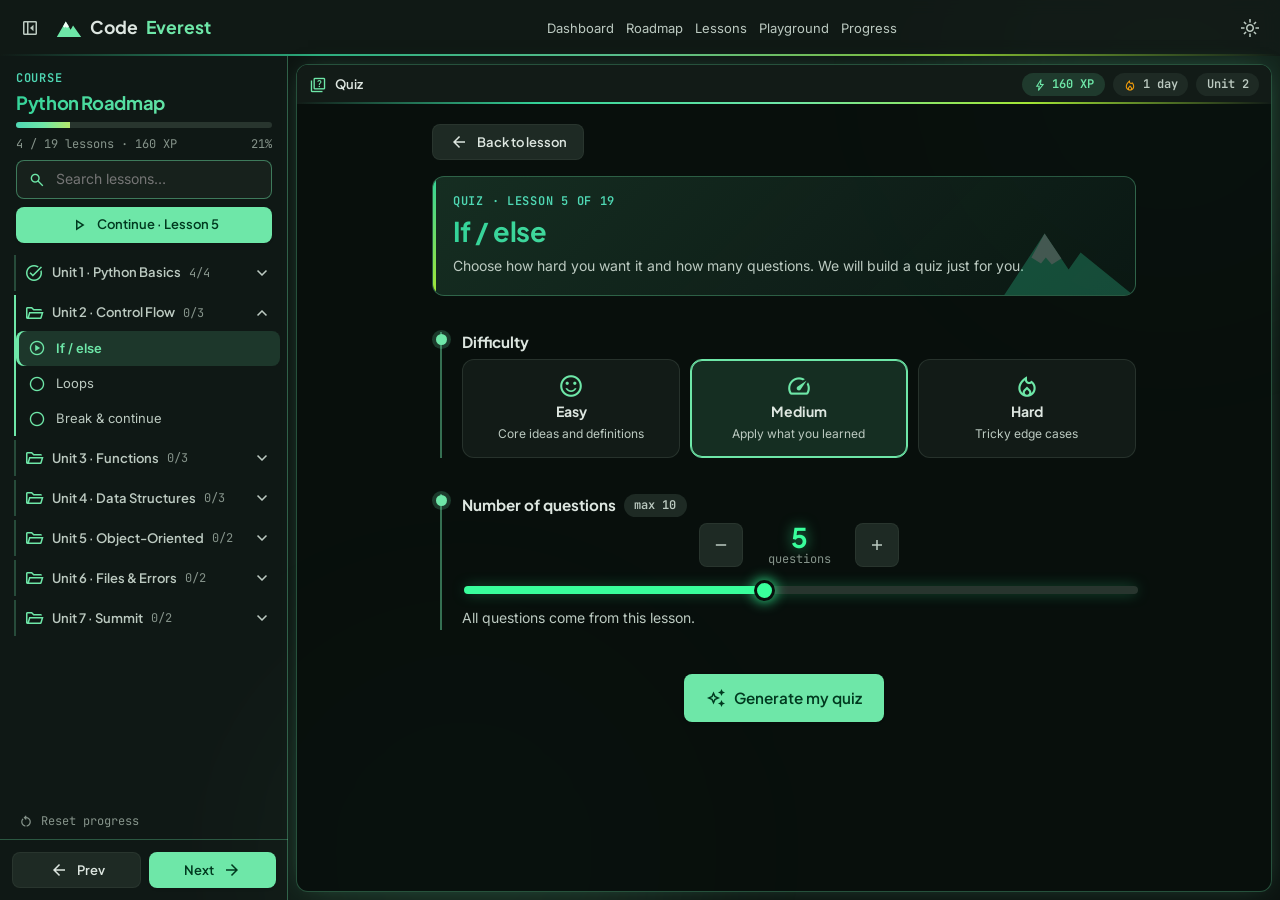
<file: pages/quiz.html>
<!DOCTYPE html>
<html class="dark" lang="en">

<head>
  <meta charset="utf-8">
  <meta name="viewport" content="width=device-width,initial-scale=1,viewport-fit=cover">
  <title>Quiz · CodeEverest</title>

  <script>
    try {
      if (localStorage.getItem('sx-theme') === 'light')
        document.documentElement.classList.remove('dark');
    } catch (e) {}
  </script>

  <link href="https://fonts.googleapis.com/css2?family=Inter:wght@400;500;600&family=JetBrains+Mono:wght@400;600&family=Plus+Jakarta+Sans:wght@600;700&family=Material+Symbols+Outlined&display=swap" rel="stylesheet">

  <style>
    /* ==========================================================
       1. DESIGN TOKENS
       ========================================================== */
    :root {
      --font-body: Inter, system-ui, sans-serif;
      --font-head: 'Plus Jakarta Sans', Inter, sans-serif;
      --font-mono: 'JetBrains Mono', ui-monospace, monospace;

      --fs-xs: .75rem;
      --fs-sm: .8125rem;
      --fs-md: .875rem;

      --r-md: .5rem;
      --r-lg: .75rem;
      --r-pill: 9999px;

      --t-fast: .15s;
      --t-base: .25s;
      --ease: cubic-bezier(.2, .7, .2, 1);

      --shadow-sm: 0 1px 3px rgb(0 0 0/.12);
      --shadow-lg: 0 20px 50px -12px rgb(0 0 0/.4);

      /* light theme colours */
      --c-bg: 244 250 246;
      --c-surface: 255 255 255;
      --c-surface-2: 235 245 239;
      --c-surface-3: 255 255 255;
      --c-surface-4: 227 239 232;
      --c-surface-5: 211 227 217;
      --c-text: 18 28 23;
      --c-text-2: 61 74 66;
      --c-text-3: 100 114 105;
      --c-line: 160 178 167;
      --c-brand: 4 120 87;
      --c-on-brand: 255 255 255;
      --c-accent: 15 118 110;
      --c-lime: 77 124 15;
      --c-ok: 77 124 15;

      --seam: linear-gradient(90deg, transparent, #047857, #059669, #4d7c0f, transparent);
      --neon: #b3a100;
      --neong: #047857;

      color-scheme: light;
      box-sizing: border-box;
      padding-top: env(safe-area-inset-top, 0px);
      padding-bottom: env(safe-area-inset-bottom, 0px);
    }

    :root.dark {
      --c-bg: 13 21 18;
      --c-surface: 8 16 13;
      --c-surface-2: 18 27 23;
      --c-surface-3: 23 33 28;
      --c-surface-4: 30 42 36;
      --c-surface-5: 40 53 46;
      --c-text: 221 230 224;
      --c-text-2: 188 202 193;
      --c-text-3: 134 148 139;
      --c-line: 61 74 66;
      --c-brand: 110 231 168;
      --c-on-brand: 0 57 31;
      --c-accent: 79 216 180;
      --c-lime: 181 232 107;
      --c-ok: 181 232 107;

      --seam: linear-gradient(90deg, transparent, #34d399, #6ee7a8, #a3e635, transparent);
      --neon: #f5ff3d;
      --neong: #39ff9c;

      color-scheme: dark;
    }

    /* ==========================================================
       2. RESET & BASE
       ========================================================== */
    *, *::before, *::after { box-sizing: border-box; }
    html, body { height: 100%; margin: 0; }

    body {
      background: rgb(var(--c-bg));
      color: rgb(var(--c-text));
      font: 400 var(--fs-md)/1.6 var(--font-body);
      -webkit-font-smoothing: antialiased;
      overflow: hidden;
      transition: background-color var(--t-base), color var(--t-base);
    }

    h1, h2, h3, p, ul { margin: 0; }
    ul { padding: 0; list-style: none; }
    a { color: inherit; text-decoration: none; }
    button, input, textarea, summary { font: inherit; color: inherit; }
    button { background: none; border: 0; padding: 0; cursor: pointer; }

    ::-webkit-scrollbar { width: 8px; height: 8px; }
    ::-webkit-scrollbar-thumb { background: rgb(var(--c-line)/.45); border-radius: 9px; }
    ::selection { background: rgb(var(--c-brand)/.3); }
    :focus-visible { outline: 2px solid rgb(var(--c-brand)); outline-offset: 2px; }
    [hidden] { display: none !important; }

    /* ==========================================================
       3. GENERIC COMPONENTS
       ========================================================== */
    .icon { font-family: 'Material Symbols Outlined'; font-size: 20px; line-height: 1; vertical-align: middle; font-weight: 400; font-style: normal; flex: none; }
    .eyebrow { font: 600 var(--fs-xs)/1 var(--font-mono); letter-spacing: .06em; text-transform: uppercase; color: rgb(var(--c-accent)); }
    .muted { color: rgb(var(--c-text-2)); }
    .h { font-family: var(--font-head); font-weight: 700; letter-spacing: -.02em; line-height: 1.2; }

    /* gradient headline */
    .aurora { background: linear-gradient(100deg, #34d399, #6ee7a8 25%, #a3e635 50%, #4ade80 75%, #34d399); background-size: 300% 100%; -webkit-background-clip: text; background-clip: text; color: transparent; animation: aurora 8s ease-in-out infinite; }
    :root:not(.dark) .aurora { background-image: linear-gradient(100deg, #047857, #059669 30%, #3f6b0d 60%, #065f46); }
    @keyframes aurora { 0%, 100% { background-position: 0 50%; } 50% { background-position: 100% 50%; } }

    /* buttons */
    .btn { display: inline-flex; align-items: center; justify-content: center; gap: .5rem; height: 2.25rem; padding: 0 1rem; border-radius: var(--r-md); font: 600 var(--fs-sm)/1 var(--font-head); white-space: nowrap; transition: transform var(--t-fast), filter var(--t-fast), background var(--t-base); }
    .btn:active { transform: scale(.97); }
    .btn:disabled { opacity: .45; pointer-events: none; }
    .btn-primary { background: rgb(var(--c-brand)); color: rgb(var(--c-on-brand)); box-shadow: var(--shadow-sm); }
    .btn-primary:hover { filter: brightness(1.1); transform: translateY(-2px); }
    .btn-secondary { background: rgb(var(--c-surface-4)); border: 1px solid rgb(var(--c-line)/.35); }
    .btn-secondary:hover { background: rgb(var(--c-surface-5)); border-color: rgb(var(--c-brand)); }
    .btn-icon { width: 2.25rem; padding: 0; color: rgb(var(--c-text-2)); }
    .btn-icon:hover { background: rgb(var(--c-surface-4)); color: rgb(var(--c-text)); }
    .btn-lg { height: 3rem; padding: 0 1.4rem; font-size: .95rem; }
    a.btn, .btn { cursor: pointer; }
    a.btn { text-decoration: none; }

    .shine { position: relative; overflow: hidden; }
    .shine::after { content: ""; position: absolute; top: 0; left: -60%; width: 40%; height: 100%; transform: skewX(-20deg); background: linear-gradient(90deg, transparent, rgb(255 255 255/.35), transparent); animation: sheen 3.5s infinite; pointer-events: none; }
    @keyframes sheen { to { left: 140%; } }

    /* badges & brand */
    .badge { display: inline-flex; align-items: center; gap: .35rem; padding: .2rem .65rem; border-radius: var(--r-pill); font: 600 var(--fs-xs)/1.4 var(--font-mono); background: rgb(var(--c-surface-4)); color: rgb(var(--c-text-2)); }
    .badge-brand { background: rgb(var(--c-brand)/.15); color: rgb(var(--c-brand)); }
    .brand { display: inline-flex; align-items: center; gap: .5rem; font: 700 1.1rem/1 var(--font-head); }
    .brand b { color: rgb(var(--c-brand)); }

    /* background effects */
    .glow { position: fixed; width: 26rem; height: 26rem; border-radius: 50%; filter: blur(70px); pointer-events: none; background: rgb(var(--c-brand)/.09); animation: drift 14s ease-in-out infinite alternate; }
    @keyframes drift { to { transform: translate(60px, 40px) scale(1.15); } }
    .spot { position: fixed; left: 0; top: 0; width: 26rem; height: 26rem; margin: -13rem 0 0 -13rem; transform: translate3d(var(--mx, -999px), var(--my, -999px), 0); background: radial-gradient(closest-side, rgb(110 231 168/.12), rgb(52 211 153/0)); pointer-events: none; z-index: 4; opacity: 0; transition: opacity .5s; }
    .spot.on { opacity: 1; }

    .anim { animation: rise .5s var(--ease); }
    @keyframes rise { from { opacity: 0; transform: translateY(14px); } }
    @keyframes spin { to { transform: rotate(360deg); } }

    /* ==========================================================
       4. APP SHELL (top bar, sidebar, main area)
       ========================================================== */
    .app { position: relative; display: flex; flex-direction: column; height: 100%; }

    .top { position: relative; height: 3.5rem; flex: none; display: flex; align-items: center; justify-content: space-between; gap: .75rem; padding: 0 .75rem; background: rgb(var(--c-surface-2)/.85); backdrop-filter: blur(8px); }
    .top::after { content: ""; position: absolute; left: 0; right: 0; bottom: 0; height: 2px; background: var(--seam); opacity: .8; }
    .top-l, .top-r { display: flex; align-items: center; gap: .5rem; }
    .top-nav { display: flex; align-items: center; justify-content: center; gap: .75rem; }
    .top-nav a { color: rgb(var(--c-text-2)); font-size: var(--fs-sm); text-decoration: none; white-space: nowrap; }
    .top-nav a:hover { color: rgb(var(--c-brand)); }
    @media (max-width: 800px) {
      .top-nav { display: none; }
    }

    .body { flex: 1; display: flex; min-height: 0; position: relative; }

    .main { flex: 1; min-width: 0; padding: .5rem; display: flex; flex-direction: column; gap: .5rem; }
    .main > .pane { flex: 1; }
    #app { max-width: 46rem; margin: 0 auto; }

    /* sidebar */
    .side { flex: none; width: 18rem; position: relative; z-index: 30; background: rgb(var(--c-surface-2)/.7); border-right: 1px solid rgb(var(--c-brand)/.35); transition: width var(--t-base) ease; }
    .side-closed .side { width: 0; border-right-color: transparent; }
    .side-closed .side-in { visibility: hidden; }
    .side-in { width: 18rem; height: 100%; display: flex; flex-direction: column; }
    .side-head { padding: 1rem 1rem .75rem; display: flex; flex-direction: column; gap: .5rem; }
    .side-head .h { font-size: 1.15rem; }
    .side .pick .btn { width: 100%; }
    .side .pop { left: 0; right: auto; }
    .srow { display: flex; align-items: center; justify-content: space-between; }
    .sidetab { position: fixed; left: 0; top: 50%; z-index: 35; display: none; align-items: center; justify-content: center; width: 2rem; height: 3.5rem; margin-top: -1.75rem; border-radius: 0 var(--r-md) var(--r-md) 0; background: rgb(var(--c-surface-2)); border: 1px solid rgb(var(--c-brand)/.5); border-left: 0; color: rgb(var(--c-brand)); box-shadow: 0 0 14px -4px rgb(var(--c-brand)/.6); }
    .side-foot { display: flex; gap: .5rem; padding: .75rem; border-top: 1px solid rgb(var(--c-brand)/.3); }
    .side-foot .btn { flex: 1; }
    .side-reset { padding: .25rem .75rem; }
    .rst { display: inline-flex; align-items: center; gap: .4rem; font: var(--fs-xs) var(--font-mono); color: rgb(var(--c-text-3)); padding: .3rem .4rem; border-radius: var(--r-md); }
    .rst:hover { color: #e5484d; background: rgb(var(--c-surface-4)); }
    .rst .icon { font-size: 16px; }

    /* progress bar */
    .bar { height: .4rem; border-radius: var(--r-pill); background: rgb(var(--c-surface-5)); overflow: hidden; }
    .bar i { display: block; height: 100%; background: linear-gradient(90deg, rgb(var(--c-accent)), rgb(var(--c-brand)), rgb(var(--c-lime))); transition: width .5s; }
    .bar-txt { display: flex; justify-content: space-between; font: var(--fs-xs) var(--font-mono); color: rgb(var(--c-text-3)); }

    /* search */
    .search { display: flex; align-items: center; gap: .5rem; height: 2.4rem; padding: 0 .7rem; border-radius: var(--r-md); background: rgb(var(--c-surface-3)); border: 1px solid rgb(var(--c-brand)/.45); }
    .search:focus-within { box-shadow: 0 0 0 3px rgb(var(--c-brand)/.2); border-color: rgb(var(--c-brand)); }
    .search .icon { color: rgb(var(--c-brand)); font-size: 18px; }
    .search input { flex: 1; min-width: 0; background: none; border: 0; outline: 0; }
    .nores { padding: .75rem; font-size: var(--fs-sm); }

    /* unit / lesson list */
    .units { flex: 1; overflow-y: auto; padding: 0 .5rem .5rem; }
    .unit { margin-bottom: .25rem; border-left: 2px solid rgb(var(--c-brand)/.25); margin-left: .4rem; }
    .unit[open] { border-left-color: rgb(var(--c-brand)); }
    .unit summary { list-style: none; display: flex; align-items: center; gap: .5rem; padding: .5rem; border-radius: var(--r-md); cursor: pointer; font: 600 var(--fs-sm)/1.2 var(--font-head); color: rgb(var(--c-text-2)); }
    .unit summary::-webkit-details-marker { display: none; }
    .unit summary:hover { background: rgb(var(--c-surface-4)); }
    .unit summary .chev { margin-left: auto; transition: transform var(--t-fast); }
    .unit[open] summary .chev { transform: rotate(180deg); }
    .unit summary .icon:not(.chev), .les .icon { color: rgb(var(--c-brand)); }
    .cnt { font: var(--fs-xs) var(--font-mono); color: rgb(var(--c-text-3)); }
    .les { display: flex; align-items: center; gap: .6rem; width: 100%; text-align: left; padding: .45rem .5rem .45rem .75rem; border-radius: var(--r-md); font-size: var(--fs-sm); color: rgb(var(--c-text-2)); }
    .les:hover:not(:disabled) { background: rgb(var(--c-surface-4)); }
    .les .icon { font-size: 18px; }
    .les.done .icon { color: rgb(var(--c-ok)); }
    .les.lock { opacity: .5; cursor: not-allowed; }
    .les.cur { background: rgb(var(--c-brand)/.15); color: rgb(var(--c-brand)); font-weight: 600; box-shadow: inset 3px 0 0 rgb(var(--c-brand)); }

    /* panes */
    .pane { position: relative; display: flex; flex-direction: column; min-width: 0; min-height: 0; overflow: hidden; background: rgb(var(--c-surface)/.92); border: 1px solid rgb(var(--c-brand)/.3); border-radius: var(--r-lg); box-shadow: 0 0 24px -12px rgb(var(--c-brand)/.5); }
    .pane-head { position: relative; flex: none; display: flex; align-items: center; gap: .5rem; padding: .5rem .75rem; background: rgb(var(--c-surface-2)); font: 600 var(--fs-sm)/1 var(--font-head); }
    .pane-head::after { content: ""; position: absolute; left: 0; right: 0; bottom: 0; height: 2px; background: var(--seam); }
    .pane-head .icon { color: rgb(var(--c-brand)); font-size: 18px; }
    .pane-body { flex: 1; min-height: 0; overflow: auto; padding: 1.25rem; }
    .sp { margin-left: auto; display: flex; gap: .5rem; align-items: center; }

    /* ==========================================================
       5. SHARED LESSON / WORKSPACE STYLES (kept for consistency
          with the other CodeEverest pages)
       ========================================================== */
    .ws { flex: 1; min-width: 0; min-height: 0; display: flex; gap: 0; overflow: hidden; }
    .ws > .split { flex: none; width: 8px; }
    .ws > .pane[data-pane=lesson] .pane-body > div { max-width: 60rem; margin: 0 auto; }
    .split { position: relative; z-index: 2; touch-action: none; }
    .split::after { content: ""; position: absolute; border-radius: 9px; background: linear-gradient(180deg, transparent, rgb(var(--c-brand)/.8), transparent); opacity: .45; transition: opacity var(--t-fast), box-shadow var(--t-fast); }
    .split:hover::after, .split.drag::after { opacity: 1; box-shadow: 0 0 10px rgb(var(--c-brand)/.8); }
    #vs { cursor: col-resize; }
    #vs::after { left: 3px; width: 2px; top: 0; bottom: 0; }
    #hs { cursor: row-resize; }
    #hs::after { top: 3px; height: 2px; left: 0; right: 0; background: var(--seam); }

    .hero { position: relative; padding: 1.1rem 1.25rem; margin-bottom: 1.25rem; border-radius: var(--r-lg); background: linear-gradient(135deg, rgb(var(--c-brand)/.14), rgb(var(--c-accent)/.04)); border: 1px solid rgb(var(--c-brand)/.3); overflow: hidden; display: flex; flex-direction: column; gap: .5rem; }
    .hero::before { content: ""; position: absolute; left: 0; top: 0; bottom: 0; width: 3px; background: linear-gradient(180deg, #34d399, #a3e635); }
    .hero svg { position: absolute; right: -.5rem; bottom: -.5rem; width: 9rem; opacity: .28; }
    .hero .h { font-size: 1.7rem; }
    .meta { display: flex; gap: .4rem; flex-wrap: wrap; }

    .sec { position: relative; margin: 0 0 1.25rem .5rem; padding-left: 1.25rem; border-left: 2px solid rgb(var(--c-brand)/.45); }
    .sec::before { content: ""; position: absolute; left: -.4rem; top: .1rem; width: .7rem; height: .7rem; border-radius: 50%; background: rgb(var(--c-brand)); box-shadow: 0 0 0 4px rgb(var(--c-brand)/.2); }
    .sec h3 { font: 700 .95rem/1.3 var(--font-head); margin-bottom: .4rem; display: flex; gap: .5rem; align-items: center; }
    .sec p { color: rgb(var(--c-text-2)); }
    .sec code { font: .8rem var(--font-mono); padding: .1rem .35rem; border-radius: .3rem; background: rgb(var(--c-brand)/.14); color: rgb(var(--c-brand)); }

    .code-block { border-radius: var(--r-lg); background: rgb(var(--c-surface-2)); border: 1px solid rgb(var(--c-brand)/.3); overflow: hidden; margin-top: .5rem; }
    .code-head { display: flex; align-items: center; justify-content: space-between; padding: .5rem 1rem; background: rgb(var(--c-surface-4)); font: var(--fs-xs)/1 var(--font-mono); }
    .code-body { padding: 1rem; font: .8rem/1.6 var(--font-mono); white-space: pre; overflow-x: auto; margin: 0; }
    .cw { display: flex; }
    .cw .code-body { flex: 1; min-width: 0; }
    .gut { margin: 0; padding: 1rem .6rem 1rem .8rem; text-align: right; color: rgb(var(--c-text-3)); font: .8rem/1.6 var(--font-mono); border-right: 1px solid rgb(var(--c-brand)/.3); background: rgb(var(--c-brand)/.06); user-select: none; white-space: pre; }
    .dots { display: flex; gap: .375rem; }
    .dots i { width: .65rem; height: .65rem; border-radius: 50%; background: rgb(255 120 110/.8); }
    .dots i:nth-child(2) { background: #f59e0b; }
    .dots i:nth-child(3) { background: rgb(var(--c-lime)); }
    .try { padding: .75rem 1rem; border-radius: var(--r-md); background: rgb(var(--c-lime)/.12); border: 1px dashed rgb(var(--c-lime)/.6); color: rgb(var(--c-text)) !important; }
    .lesson-nav { display: flex; flex-wrap: wrap; justify-content: center; gap: .5rem; margin-top: 1rem; }
    .qcta { display: flex; justify-content: center; margin-top: 1.75rem; }
    .qbig { width: min(100%, 26rem); height: 3.6rem; font-size: 1.1rem; border-radius: var(--r-lg); box-shadow: 0 10px 28px -10px rgb(var(--c-brand)/.7); }
    .qbig .icon { font-size: 26px; }

    .sb { display: flex; flex-direction: column; height: auto; flex: 1; min-height: 0; }
    .sb textarea { flex: 1; min-height: 6rem; width: 100%; resize: none; border: 0; outline: 0; padding: 1rem; background: transparent; font: .82rem/1.6 var(--font-mono); tab-size: 4; white-space: pre; overflow: auto; }
    .out { flex: none; height: 35%; min-height: 5rem; overflow: auto; padding: .75rem 1rem; background: rgb(var(--c-surface-2)); border-top: 2px solid rgb(var(--c-brand)/.5); font: .78rem/1.6 var(--font-mono); }
    .out .ok { color: rgb(var(--c-ok)); }
    .out .dim { color: rgb(var(--c-text-3)); }

    .ai { display: flex; flex-direction: column; height: auto; flex: 1; min-height: 0; }
    .chat { flex: 1; overflow-y: auto; padding: 1rem; display: flex; flex-direction: column; gap: .75rem; }
    .msg { max-width: 88%; padding: .6rem .85rem; border-radius: var(--r-lg); font-size: var(--fs-sm); line-height: 1.5; animation: rise .3s; }
    .msg.bot { align-self: flex-start; background: rgb(var(--c-surface-4)); border-left: 3px solid rgb(var(--c-brand)); }
    .msg.me { align-self: flex-end; background: rgb(var(--c-brand)/.18); }
    .chips { display: flex; flex-wrap: wrap; gap: .4rem; padding: 0 1rem .5rem; }
    .chip { padding: .3rem .65rem; border-radius: var(--r-pill); border: 1px solid rgb(var(--c-brand)/.45); font: var(--fs-xs) var(--font-mono); color: rgb(var(--c-accent)); }
    .chip:hover { background: rgb(var(--c-surface-4)); }
    .compose { display: flex; gap: .5rem; padding: .75rem; border-top: 1px solid rgb(var(--c-brand)/.3); }
    .input { flex: 1; height: 2.5rem; padding: 0 .9rem; border-radius: var(--r-md); background: rgb(var(--c-surface-3)); border: 1px solid rgb(var(--c-line)/.6); outline: 0; }
    .input:focus { border-color: rgb(var(--c-brand)); box-shadow: 0 0 0 3px rgb(var(--c-brand)/.2); }

    .pick { position: relative; }
    .pop { position: absolute; right: 0; top: calc(100% + .5rem); z-index: 60; width: 20.5rem; max-width: 90vw; padding: 1rem; border-radius: var(--r-lg); background: rgb(var(--c-surface-3)); border: 1px solid rgb(var(--c-brand)/.5); box-shadow: var(--shadow-lg); display: none; }
    .pop.open { display: block; }
    .pop h3 { font: 600 var(--fs-xs)/1 var(--font-mono); letter-spacing: .06em; text-transform: uppercase; color: rgb(var(--c-text-3)); margin: 0 0 .6rem; }
    .pop h3:not(:first-child) { margin-top: 1rem; }
    .opts { display: grid; grid-template-columns: repeat(3, 1fr); gap: .5rem; }
    .opt { display: flex; flex-direction: column; align-items: center; gap: .4rem; padding: .5rem; border-radius: var(--r-md); border: 1px solid transparent; font-size: var(--fs-xs); line-height: 1.2; color: rgb(var(--c-text-2)); text-align: center; }
    .opt:hover { background: rgb(var(--c-surface-4)); }
    .opt[aria-pressed=true] { border-color: rgb(var(--c-brand)); background: rgb(var(--c-brand)/.12); color: rgb(var(--c-brand)); }
    .thumb { display: grid; gap: 3px; width: 100%; height: 2.8rem; }
    .thumb.t2 { grid-template-columns: 1fr 1fr; }
    .thumb.t3 { grid-template-columns: 1fr 1fr; grid-template-rows: 1fr 1fr; }
    .thumb.t3 span:first-child { grid-row: 1/3; }
    .thumb span { display: flex; align-items: center; justify-content: center; border-radius: 4px; font: 700 .6rem/1 var(--font-mono); color: rgb(var(--c-text)); }
    .thumb .L { background: rgb(var(--c-brand)/.4); }
    .thumb .S { background: rgb(var(--c-accent)/.4); }
    .thumb .A { background: rgb(var(--c-lime)/.4); }

    .tools { position: relative; flex: none; display: flex; align-items: center; gap: .75rem; flex-wrap: wrap; padding: .4rem .6rem .4rem .8rem; border-radius: var(--r-lg); background: rgb(var(--c-surface-2)/.85); border: 1px solid rgb(var(--c-brand)/.4); }
    .tools::before { content: ""; position: absolute; left: 0; top: .4rem; bottom: .4rem; width: 3px; border-radius: 3px; background: linear-gradient(180deg, #34d399, #a3e635); }
    .tl { display: inline-flex; align-items: center; gap: .4rem; font: 700 var(--fs-sm)/1 var(--font-head); color: rgb(var(--c-brand)); }
    .lays { display: flex; gap: .4rem; flex-wrap: wrap; }
    .lays .opt { flex-direction: row; gap: .5rem; padding: .3rem .6rem; border-color: rgb(var(--c-line)/.4); }
    .lays .thumb { width: 2.2rem; height: 1.5rem; }
    .lays .thumb span { font-size: .5rem; }
    .hint { margin-left: auto; font: var(--fs-xs) var(--font-mono); color: rgb(var(--c-text-3)); }

    .frame { flex: 1; min-width: 0; min-height: 0; display: flex; flex-direction: column; gap: .5rem; }
    .ftabs { flex: none; display: flex; gap: .4rem; padding: .35rem; border-radius: var(--r-lg); background: rgb(var(--c-surface-2)/.85); border: 1px solid rgb(var(--c-brand)/.4); }
    .ftab { display: inline-flex; align-items: center; gap: .4rem; padding: .45rem .8rem; border-radius: var(--r-md); font: 600 var(--fs-sm)/1 var(--font-head); color: rgb(var(--c-text-2)); }
    .ftab .icon { font-size: 18px; color: rgb(var(--c-brand)); }
    .ftab:hover { background: rgb(var(--c-surface-4)); }
    .ftab.on { background: rgb(var(--c-brand)/.15); color: rgb(var(--c-brand)); box-shadow: inset 0 -2px 0 rgb(var(--c-brand)); }
    #focus { margin-left: auto; }
    .fscroll { position: relative; flex: 1; min-height: 0; overflow-y: auto; scroll-snap-type: y mandatory; display: flex; flex-direction: column; gap: .5rem; }
    .fscroll > .pane { flex: 0 0 100%; scroll-snap-align: start; border: 2px solid rgb(var(--c-brand)/.75); box-shadow: 0 0 0 4px rgb(var(--c-brand)/.08), 0 0 28px -10px rgb(var(--c-brand)/.7); }
    .fscroll > .pane[data-pane=ai] { border-color: rgb(var(--c-accent)/.85); box-shadow: 0 0 0 4px rgb(var(--c-accent)/.08), 0 0 28px -10px rgb(var(--c-accent)/.7); }
    .fscroll > .pane .pane-head { background: rgb(var(--c-brand)/.14); }
    .fscroll > .pane[data-pane=ai] .pane-head { background: rgb(var(--c-accent)/.16); }
    .fscroll > .pane[data-pane=ai] .pane-head .icon { color: rgb(var(--c-accent)); }

    /* code editor */
    .ed { flex: 1; min-height: 6rem; display: flex; overflow: hidden; }
    .ed .gut { font-size: .82rem; overflow: hidden; flex: none; }
    .stack { position: relative; flex: 1; min-width: 0; }
    .stack textarea, .hlp { position: absolute; inset: 0; margin: 0; padding: 1rem; font: .82rem/1.6 var(--font-mono); tab-size: 4; white-space: pre; border: 0; }
    .stack textarea { width: 100%; height: 100%; min-height: 0; color: transparent; caret-color: rgb(var(--c-brand)); background: transparent; overflow: auto; resize: none; outline: 0; z-index: 2; }
    .hlp { overflow: hidden; color: rgb(var(--c-text)); pointer-events: none; z-index: 1; }
    .tc { color: rgb(var(--c-text-3)); font-style: italic; }
    .ts { color: rgb(var(--c-lime)); }
    .tk { color: rgb(var(--c-brand)); font-weight: 600; }
    .tf, .tb { color: rgb(var(--c-accent)); }
    .tn { color: #d97706; }
    :root.dark .tn { color: #fbbf24; }
    .chk { display: flex; align-items: center; gap: .75rem; flex-wrap: wrap; margin-top: .6rem; }
    .chkmsg { font-size: var(--fs-sm); color: rgb(var(--c-text-2)); }
    .chkmsg.ok { color: rgb(var(--c-ok)); font-weight: 600; }
    .chkmsg.bad { color: #e5484d; }

    /* certificate + confetti */
    .confetti { position: fixed; inset: 0; pointer-events: none; z-index: 200; }
    .cert-ov { position: fixed; inset: 0; z-index: 150; display: flex; align-items: center; justify-content: center; padding: 1rem; background: rgb(0 0 0/.6); backdrop-filter: blur(4px); overflow: auto; }
    .cert { width: 100%; max-width: 36rem; text-align: center; display: flex; flex-direction: column; align-items: center; gap: .7rem; padding: 2rem 1.5rem; border-radius: var(--r-lg); background: rgb(var(--c-surface)); border: 2px solid rgb(var(--c-brand)); outline: 6px solid rgb(var(--c-brand)/.15); outline-offset: -12px; box-shadow: 0 0 60px -10px rgb(var(--c-brand)/.7); animation: rise .6s var(--ease); }
    .cert .h { font-size: 1.9rem; }
    .certname { width: 100%; max-width: 22rem; text-align: center; background: none; border: 0; border-bottom: 2px solid rgb(var(--c-brand)); outline: 0; font: 700 1.6rem/1.3 var(--font-head); color: rgb(var(--c-text)); padding: .2rem; }
    .certstats { display: flex; gap: .5rem; flex-wrap: wrap; justify-content: center; font: var(--fs-xs) var(--font-mono); color: rgb(var(--c-text-2)); }
    .certstats span { padding: .25rem .7rem; border-radius: var(--r-pill); background: rgb(var(--c-brand)/.14); color: rgb(var(--c-brand)); }
    .cert-actions { display: flex; gap: .5rem; margin-top: .5rem; }

    /* ==========================================================
       6. XP / STREAK / TOAST
       ========================================================== */
    .stats { position: relative; display: flex; flex-direction: column; gap: .6rem; padding: .7rem .7rem .7rem .9rem; border-radius: var(--r-lg); background: rgb(var(--c-brand)/.08); border: 1px solid rgb(var(--c-brand)/.3); }
    .stats::before { content: ""; position: absolute; left: 0; top: .5rem; bottom: .5rem; width: 3px; border-radius: 3px; background: linear-gradient(180deg, #34d399, #a3e635); }
    .chips2 { display: flex; gap: .4rem; }
    .stat { flex: 1; display: inline-flex; align-items: center; justify-content: center; gap: .3rem; padding: .4rem .5rem; border-radius: var(--r-md); background: rgb(var(--c-surface-3)); border: 1px solid rgb(var(--c-line)/.4); font: 700 var(--fs-sm)/1 var(--font-head); }
    .stat .icon { font-size: 18px; }
    .stat.xp .icon { color: rgb(var(--c-brand)); }
    .stat.fire .icon { color: rgb(var(--c-text-3)); }
    .stat.fire.on .icon { color: #f59e0b; animation: flick 1.6s ease-in-out infinite alternate; }
    @keyframes flick { to { transform: scale(1.18) rotate(-7deg); } }
    .week { display: flex; justify-content: space-between; }
    .wd { display: flex; flex-direction: column; align-items: center; gap: .2rem; font: var(--fs-xs) var(--font-mono); color: rgb(var(--c-text-3)); }
    .wd i { width: 1.1rem; height: 1.1rem; border-radius: 50%; border: 2px solid rgb(var(--c-line)/.6); }
    .wd.on i { background: rgb(var(--c-brand)); border-color: rgb(var(--c-brand)); box-shadow: 0 0 8px rgb(var(--c-brand)/.6); }
    .wd.today { color: rgb(var(--c-brand)); font-weight: 700; }
    .toast { position: fixed; right: 1.25rem; bottom: 1.25rem; z-index: 220; display: flex; align-items: center; gap: .6rem; padding: .65rem 1rem; border-radius: var(--r-lg); background: rgb(var(--c-surface-5)); border: 1px solid rgb(var(--c-brand)/.6); box-shadow: var(--shadow-lg); font-weight: 600; transform: translateY(6rem); opacity: 0; pointer-events: none; transition: .3s ease-out; }
    .toast.show { transform: none; opacity: 1; }
    .xpop { animation: popx .5s; }
    @keyframes popx { 40% { transform: scale(1.3); } }

    /* ==========================================================
       7. QUIZ PAGE
       ========================================================== */
    .qpage { flex: 1; min-height: 0; overflow: auto; padding: 1.5rem; border: 2px solid rgb(var(--c-brand)/.6); border-radius: var(--r-lg); background: rgb(var(--c-surface)/.92); box-shadow: 0 0 24px -12px rgb(var(--c-brand)/.5); }
    .qwrap { max-width: 44rem; margin: 0 auto; display: flex; flex-direction: column; gap: 1rem; }

    /* -- setup screen -- */
    .chooser { display: grid; grid-template-columns: repeat(3, 1fr); gap: .6rem; }
    .qch { display: flex; flex-direction: column; align-items: center; gap: .25rem; padding: .85rem .5rem; border-radius: var(--r-lg); border: 1px solid rgb(var(--c-line)/.5); background: rgb(var(--c-surface-2)); text-align: center; transition: var(--t-fast); }
    .qch:hover { border-color: rgb(var(--c-brand)); transform: translateY(-2px); }
    .qch[aria-pressed=true] { border-color: rgb(var(--c-brand)); background: rgb(var(--c-brand)/.14); box-shadow: inset 0 0 0 1px rgb(var(--c-brand)); }
    .qch .icon { color: rgb(var(--c-brand)); font-size: 26px; }
    .qch b { font: 700 var(--fs-md)/1.2 var(--font-head); }
    .qch small { font-size: var(--fs-xs); color: rgb(var(--c-text-2)); }
    .qact { display: flex; gap: .6rem; flex-wrap: wrap; justify-content: center; margin-top: .5rem; }

    .stepper { display: flex; align-items: center; justify-content: center; gap: 1.25rem; margin: .3rem 0 .7rem; }
    .stepper .btn-icon { width: 2.75rem; height: 2.75rem; }
    .nbig { display: flex; flex-direction: column; align-items: center; min-width: 4.5rem; }
    .nbig b { font: 700 1.7rem/1 var(--font-head); color: var(--neong); }
    :root.dark .nbig b { text-shadow: 0 0 14px rgb(57 255 156/.65); }
    .nbig small { font: var(--fs-xs) var(--font-mono); color: rgb(var(--c-text-3)); }

    #qrange { -webkit-appearance: none; appearance: none; width: 100%; height: .5rem; border-radius: 99px; outline: 0; accent-color: var(--neon); background: linear-gradient(90deg, var(--neong) var(--v, 40%), rgb(var(--c-surface-5)) var(--v, 40%)); }
    :root.dark #qrange { box-shadow: 0 0 14px -2px rgb(57 255 156/.55); }
    #qrange::-webkit-slider-thumb { -webkit-appearance: none; width: 1.3rem; height: 1.3rem; border-radius: 50%; background: var(--neong); border: 3px solid rgb(var(--c-surface)); cursor: pointer; }
    #qrange::-moz-range-thumb { width: 1.3rem; height: 1.3rem; border-radius: 50%; background: var(--neong); border: 3px solid rgb(var(--c-surface)); cursor: pointer; }
    :root.dark #qrange::-webkit-slider-thumb { box-shadow: 0 0 14px var(--neong); }
    :root.dark #qrange::-moz-range-thumb { box-shadow: 0 0 14px var(--neong); }

    /* -- loading screen (radar) -- */
    .qload { display: flex; flex-direction: column; align-items: center; text-align: center; gap: 1rem; padding: 3.5rem 1rem; }
    .qring { position: relative; width: 5.5rem; height: 5.5rem; }
    .qring::before { content: ""; position: absolute; inset: 0; border-radius: 50%; border: 4px solid rgb(var(--c-brand)/.2); border-top-color: rgb(var(--c-brand)); animation: spin 1s linear infinite; }
    .qring .icon { position: absolute; inset: 0; display: grid; place-items: center; font-size: 36px; color: rgb(var(--c-brand)); }
    .qstat { font: var(--fs-xs) var(--font-mono); color: rgb(var(--c-accent)); }
    .radar { position: relative; width: 15rem; height: 15rem; max-width: 80vw; max-height: 80vw; display: grid; place-items: center; margin: .25rem 0; }
    .rwave { position: absolute; inset: 0; border-radius: 50%; background: rgb(var(--c-brand)/.06); animation: ping 2.2s cubic-bezier(0, 0, .2, 1) infinite; }
    .rr { position: absolute; inset: 0; width: 100%; height: 100%; }
    .rr1 { animation: spin 48s linear infinite; }
    .rr2 { inset: 7%; width: 86%; height: 86%; animation: spin 28s linear infinite reverse; }
    .rdisc { position: absolute; width: 77%; height: 77%; border-radius: 50%; background: rgb(var(--c-surface-2)); box-shadow: 0 8px 32px rgb(0 0 0/.35); overflow: hidden; display: grid; place-items: center; }
    .rsweep { position: absolute; inset: 0; border-radius: 50%; opacity: .7; background: conic-gradient(from 0deg, transparent 0deg, transparent 270deg, rgb(var(--c-brand)/.32) 360deg); animation: spin 5s linear infinite; }
    .rcont { position: absolute; border-radius: 50%; }
    .rpeak { position: relative; z-index: 2; width: 72%; height: 72%; }
    .pk-ping { transform-box: fill-box; transform-origin: center; animation: ping 1.6s cubic-bezier(0, 0, .2, 1) infinite; }
    @keyframes ping { 75%, 100% { transform: scale(1.35); opacity: 0; } }

    /* -- question screen -- */
    .qtop { display: flex; align-items: center; gap: .5rem; flex-wrap: wrap; }
    .qcount { margin-left: auto; font: var(--fs-xs) var(--font-mono); color: rgb(var(--c-text-3)); }
    .qopts { display: grid; gap: .5rem; }
    .qopt { text-align: left; padding: .6rem .85rem; border-radius: var(--r-md); border: 1px solid rgb(var(--c-line)/.5); background: rgb(var(--c-surface-2)); transition: var(--t-fast); }
    .qopt:hover { border-color: rgb(var(--c-brand)); background: rgb(var(--c-brand)/.1); }
    .qopt:disabled { cursor: default; }
    .qopt:disabled:hover { background: rgb(var(--c-surface-2)); border-color: rgb(var(--c-line)/.5); }
    .qopt.right { border-color: rgb(var(--c-ok)); background: rgb(var(--c-ok)/.18); box-shadow: inset 3px 0 0 rgb(var(--c-ok)); }
    .qopt.right:disabled:hover { background: rgb(var(--c-ok)/.18); border-color: rgb(var(--c-ok)); }
    .qopt.wrong { border-color: #e5484d; background: rgb(229 72 77/.12); animation: shk .35s; }
    @keyframes shk { 25% { transform: translateX(-5px); } 75% { transform: translateX(5px); } }
    .qfb { margin-top: .6rem; font-size: var(--fs-sm); }

    /* -- results screen -- */
    .score { display: flex; align-items: center; gap: 1.25rem; flex-wrap: wrap; }
    .gring { width: 8rem; height: 8rem; border-radius: 50%; display: grid; place-items: center; flex: none; background: conic-gradient(rgb(var(--c-brand)) calc(var(--p)*1%), rgb(var(--c-surface-5)) 0); }
    .gring::before { content: ""; grid-area: 1/1; width: 6.2rem; height: 6.2rem; border-radius: 50%; background: rgb(var(--c-surface)); }
    .gring b { grid-area: 1/1; z-index: 1; font: 700 1.9rem/1 var(--font-head); }
    .cols { display: grid; grid-template-columns: 1fr 1fr; gap: 1rem; }
    .card { padding: 1rem; border-radius: var(--r-lg); border: 1px solid rgb(var(--c-brand)/.4); background: rgb(var(--c-surface-2)); }
    .card.weak { border-color: rgb(245 158 11/.6); }
    .card.good { border-color: rgb(var(--c-ok)/.5); }
    .card h3 { font: 700 .95rem/1.3 var(--font-head); display: flex; gap: .4rem; align-items: center; margin-bottom: .5rem; }
    .tb2 { margin: .55rem 0; }
    .tb2 .bar { height: .5rem; }
    .tb2.weak .bar i { background: #f59e0b; }
    .rev { border: 1px solid rgb(var(--c-line)/.4); border-radius: var(--r-lg); padding: .6rem 1rem; }
    .rev summary { cursor: pointer; font: 600 var(--fs-sm)/1.6 var(--font-head); }
    .ri { display: flex; flex-direction: column; gap: .15rem; padding: .6rem 0 .6rem .8rem; margin-top: .5rem; border-left: 3px solid rgb(var(--c-ok)); font-size: var(--fs-sm); }
    .ri.bad { border-left-color: #e5484d; }
    .ri small { color: rgb(var(--c-text-3)); }

    .rhero { position: relative; overflow: hidden; display: flex; align-items: center; gap: 1.5rem; flex-wrap: wrap; padding: 1.4rem; border-radius: var(--r-lg); background: linear-gradient(135deg, rgb(var(--c-brand)/.2), rgb(var(--c-accent)/.06) 60%, transparent); border: 1px solid rgb(var(--c-brand)/.45); box-shadow: 0 0 40px -18px rgb(var(--c-brand)/.7); }
    .rhero > svg { position: absolute; right: -.5rem; bottom: -.8rem; width: 11rem; opacity: .2; pointer-events: none; }
    .rring { --p: 0; flex: none; width: 9.5rem; height: 9.5rem; border-radius: 50%; display: grid; place-items: center; background: conic-gradient(from 0deg, #34d399, #a3e635 calc(var(--p)*1%), rgb(var(--c-surface-5)) 0); box-shadow: 0 0 30px -8px rgb(var(--c-brand)/.7); }
    .rin { display: flex; align-items: center; justify-content: center; gap: .1rem; width: 7.6rem; height: 7.6rem; border-radius: 50%; background: rgb(var(--c-surface)); }
    .rin b { font: 700 2.4rem/1 var(--font-head); }
    .rin span { font: 700 1rem/1 var(--font-head); color: rgb(var(--c-text-3)); margin-top: .6rem; }
    .rtxt { position: relative; flex: 1; min-width: 14rem; display: flex; flex-direction: column; gap: .45rem; }
    .rtxt .h { font-size: 1.7rem; }
    .rchips { display: flex; gap: .4rem; flex-wrap: wrap; }
    .rchip { display: inline-flex; align-items: center; gap: .35rem; padding: .3rem .7rem; border-radius: var(--r-pill); background: rgb(var(--c-surface-3)); border: 1px solid rgb(var(--c-line)/.45); font: 600 var(--fs-xs)/1.2 var(--font-mono); }
    .rchip .icon { font-size: 16px; color: rgb(var(--c-brand)); }
    .rchip.yel { color: var(--neon); border-color: var(--neon); }
    .rchip.yel .icon { color: var(--neon); }

    .qmap { display: flex; gap: .45rem; flex-wrap: wrap; justify-content: center; }
    .qdot { width: 2.2rem; height: 2.2rem; border-radius: 50%; display: grid; place-items: center; font: 700 var(--fs-xs) var(--font-mono); border: 2px solid; transition: transform var(--t-fast); }
    .qdot:hover { transform: scale(1.15); }
    .qdot.good { border-color: rgb(var(--c-ok)); background: rgb(var(--c-ok)/.18); color: rgb(var(--c-ok)); }
    .qdot.bad { border-color: #e5484d; background: rgb(229 72 77/.14); color: #e5484d; }

    .tchips { display: flex; flex-wrap: wrap; gap: .4rem; }
    .tchip { display: inline-flex; align-items: center; gap: .3rem; padding: .25rem .6rem; border-radius: var(--r-pill); font: 600 var(--fs-xs)/1.2 var(--font-mono); background: rgb(var(--c-ok)/.15); color: rgb(var(--c-ok)); }
    .tchip.bad { background: rgb(245 158 11/.15); color: #f59e0b; }
    .tchip em { font-style: normal; opacity: .8; }
    .tchip .icon { font-size: 14px; }

    .sk { display: grid; grid-template-columns: minmax(8rem, 12rem) 1fr auto; gap: .8rem; align-items: center; padding: .55rem 0; border-top: 1px solid rgb(var(--c-line)/.25); }
    .sk:first-of-type { border-top: 0; }
    .sname { display: flex; flex-direction: column; gap: .2rem; font-size: var(--fs-sm); }
    .stag { font: 600 .65rem/1 var(--font-mono); letter-spacing: .06em; text-transform: uppercase; }
    .stag.ok { color: rgb(var(--c-ok)); }
    .stag.mid { color: #f59e0b; }
    .stag.bad { color: #e5484d; }
    .rb { height: .65rem; border-radius: 99px; background: rgb(var(--c-surface-5)); overflow: hidden; }
    .rb i { display: block; height: 100%; width: 0; border-radius: inherit; transition: width .9s var(--ease); }
    .rb i.ok { background: linear-gradient(90deg, #34d399, #a3e635); }
    .rb i.mid { background: #f59e0b; }
    .rb i.bad { background: #e5484d; }
    .spct { font: var(--fs-xs) var(--font-mono); color: rgb(var(--c-text-3)); text-align: right; }

    .rq { border: 1px solid rgb(var(--c-line)/.4); border-left: 4px solid; border-radius: var(--r-md); background: rgb(var(--c-surface)); margin-top: .5rem; }
    .rq.good { border-left-color: rgb(var(--c-ok)); }
    .rq.bad { border-left-color: #e5484d; }
    .rq summary { display: flex; align-items: center; gap: .6rem; padding: .6rem .8rem; cursor: pointer; list-style: none; }
    .rq summary::-webkit-details-marker { display: none; }
    .rq.good summary .icon { color: rgb(var(--c-ok)); }
    .rq.bad summary .icon { color: #e5484d; }
    .rn { flex: none; width: 1.6rem; height: 1.6rem; border-radius: 50%; display: grid; place-items: center; background: rgb(var(--c-surface-4)); font: 700 var(--fs-xs) var(--font-mono); }
    .rt { flex: 1; font-size: var(--fs-sm); }
    .rbody { padding: .2rem .9rem .9rem 2.7rem; display: flex; flex-direction: column; gap: .35rem; font-size: var(--fs-sm); align-items: flex-start; }
    .rbody p { margin: 0; }
    .rhead { display: flex; align-items: center; justify-content: space-between; gap: .6rem; flex-wrap: wrap; margin-bottom: .5rem; }
    .rhead h3 { margin: 0; }

    .choices { list-style: none; margin: .2rem 0 0; padding: 0; display: flex; flex-direction: column; gap: .35rem; width: 100%; }
    .ch { display: flex; align-items: center; gap: .6rem; padding: .5rem .7rem; border-radius: var(--r-md); border: 1px solid rgb(var(--c-line)/.4); background: rgb(var(--c-surface-2)); font-size: var(--fs-sm); }
    .ch .mk { flex: none; width: 1.3rem; height: 1.3rem; border-radius: 50%; display: grid; place-items: center; font: 700 .7rem var(--font-mono); }
    .ch.right { border-color: rgb(var(--c-ok)); background: rgb(var(--c-ok)/.14); }
    .ch.right .mk { background: rgb(var(--c-ok)); color: rgb(var(--c-on-brand)); }
    .ch.wrong { border-color: #e5484d; background: rgb(229 72 77/.12); }
    .ch.wrong .mk { background: #e5484d; color: #fff; }
    .ch em { margin-left: auto; font: 600 .65rem/1 var(--font-mono); text-transform: uppercase; letter-spacing: .05em; color: rgb(var(--c-text-2)); }
    .ch.wrong em { color: #e5484d; }
    .ch.right em { color: rgb(var(--c-ok)); }

    /* -- "what's next" cards -- */
    .next { padding: 1.2rem; border-radius: var(--r-lg); border: 1px solid rgb(var(--c-brand)/.5); background: linear-gradient(135deg, rgb(var(--c-brand)/.14), transparent); }
    .nxt { padding: 1.3rem; border-radius: var(--r-lg); border: 1px solid rgb(var(--c-brand)/.55); background: linear-gradient(135deg, rgb(var(--c-brand)/.16), rgb(var(--c-accent)/.05)); box-shadow: 0 0 36px -16px rgb(var(--c-brand)/.7); }
    .nxt-h { display: flex; gap: .9rem; align-items: flex-start; margin-bottom: 1rem; }
    .nxt-ic { font-size: 34px; color: var(--neong); flex: none; margin-top: .1rem; }
    .nxt-h h3 { font: 800 1.35rem/1.2 var(--font-head); letter-spacing: -.01em; margin: 0 0 .35rem; color: rgb(var(--c-text)); }
    .nxt-sub { font-size: 1rem; line-height: 1.6; color: rgb(var(--c-text)); }
    .tg { color: rgb(var(--c-ok)); }
    .tw { color: #f59e0b; }
    .ncards { display: grid; gap: .7rem; }
    .ncard { display: flex; align-items: center; gap: 1rem; width: 100%; text-align: left; padding: 1rem 1.1rem; border-radius: var(--r-lg); background: rgb(var(--c-surface)); border: 1px solid rgb(var(--c-line)/.5); color: inherit; text-decoration: none; cursor: pointer; transition: transform .2s var(--ease), box-shadow .2s, border-color .2s, background .2s; }
    .ncard:hover { transform: translateY(-3px); border-color: rgb(var(--c-brand)); background: rgb(var(--c-brand)/.12); box-shadow: 0 12px 28px -12px rgb(var(--c-brand)/.75); }
    .ncard.hot { border-color: rgb(245 158 11/.7); background: rgb(245 158 11/.08); }
    .ncard.hot:hover { border-color: #f59e0b; background: rgb(245 158 11/.16); box-shadow: 0 12px 28px -12px rgb(245 158 11/.7); }
    .nc-ic { font-size: 30px; color: rgb(var(--c-brand)); flex: none; }
    .ncard.hot .nc-ic { color: #f59e0b; }
    .nc-t { flex: 1; min-width: 0; display: flex; flex-direction: column; gap: .25rem; }
    .nc-t b { font: 700 1.05rem/1.2 var(--font-head); }
    .nc-t small { font-size: var(--fs-sm); color: rgb(var(--c-text-2)); }
    .nc-go { flex: none; color: rgb(var(--c-text-3)); transition: transform .2s, color .2s; }
    .ncard:hover .nc-go { transform: translateX(5px); color: rgb(var(--c-brand)); }

    /* ==========================================================
       8. RESPONSIVE / PRINT / MOTION
       ========================================================== */
    @media (max-width: 900px) {
      .side { background: linear-gradient(180deg, rgb(var(--c-brand)/.28), rgb(var(--c-brand)/.14)), rgb(var(--c-surface-2)) !important; border-right: 2px solid rgb(var(--c-brand)); position: absolute; z-index: 40; top: 0; bottom: 0; left: 0; box-shadow: var(--shadow-lg); }
      .xp { display: none; }
      .hint { display: none; }
      .ws { flex-direction: column; overflow-y: auto; }
      .ws > .pane[data-pane=lesson] { flex: 0 0 auto !important; min-height: 75vh; }
      .frame { flex: 0 0 auto; height: 100vh; }
      #vs { display: none; }
    }

    @media (max-width: 700px) {
      .cols, .chooser { grid-template-columns: 1fr; }
      .sk { grid-template-columns: 1fr auto; }
      .sk .rb { grid-column: 1/-1; order: 3; }
    }

    @media print {
      .app, .glow, .spot, .confetti { display: none !important; }
      body { overflow: visible; background: #fff; }
      .cert-ov { position: static; background: none; backdrop-filter: none; padding: 0; }
      .cert-actions { display: none; }
      .cert { box-shadow: none; animation: none; }
    }

    @media (prefers-reduced-motion: reduce) {
      *, *::before, *::after { animation: none !important; transition: none !important; }
    }
  </style>
</head>

<body>
  <!-- background effects -->
  <div class="glow" style="top:-8rem;right:-6rem"></div>
  <div class="glow" style="bottom:-10rem;left:20%;animation-delay:-6s"></div>
  <div class="spot" id="spot"></div>

  <div class="app">

    <!-- ===== TOP BAR ===== -->
    <header class="top">
      <div class="top-l">
        <button class="btn btn-icon" id="sideBtn" type="button" aria-label="Toggle lesson sidebar">
          <span class="icon">left_panel_close</span>
        </button>
        <a class="brand" href="codeeverest.html">
          <svg viewBox="0 0 32 32" width="26" height="26">
            <path d="M1 27 12 8l6 10 3-5 10 14z" fill="rgb(var(--c-brand))"/>
            <path d="M12 8 8.6 14l2.4 1.6 1-1.4 1.4 1.8 2.6-1.8z" fill="#fff" opacity=".92"/>
          </svg>
          Code<b>Everest</b>
        </a>
      </div>
      <nav class="top-nav" aria-label="Main navigation">
        <a href="dashboard.html">Dashboard</a>
        <a href="roadmap.html">Roadmap</a>
        <a href="lesson.html">Lessons</a>
        <a href="playground.html">Playground</a>
        <a href="progress.html">Progress</a>
      </nav>
      <div class="top-r">
        <button class="btn btn-icon" id="theme" type="button" aria-label="Toggle theme">
          <span class="icon">light_mode</span>
        </button>
      </div>
    </header>

    <div class="body" id="body">

      <!-- ===== SIDEBAR ===== -->
      <aside class="side">
        <div class="side-in">
          <div class="side-head">
            <div class="srow"><span class="eyebrow">Course</span></div>
            <h2 class="h aurora">Python Roadmap</h2>
            <div class="bar"><i id="bar"></i></div>
            <div class="bar-txt"><span id="barL"></span><span id="barR"></span></div>
            <label class="search">
              <span class="icon">search</span>
              <input id="q" type="search" placeholder="Search lessons…" autocomplete="off" aria-label="Search lessons">
            </label>
            <button class="btn btn-primary shine" id="resume" type="button" style="width:100%"></button>
          </div>

          <div class="units" id="units"></div>

          <div class="side-reset">
            <button class="rst" id="rstAll" type="button"><span class="icon">restart_alt</span>Reset progress</button>
          </div>
          <div class="side-foot">
            <button class="btn btn-secondary" id="prev" type="button"><span class="icon">arrow_back</span>Prev</button>
            <button class="btn btn-primary shine" id="next" type="button">Next<span class="icon">arrow_forward</span></button>
          </div>
        </div>
      </aside>

      <!-- ===== QUIZ PANE ===== -->
      <main class="main">
        <section class="pane">
          <div class="pane-head">
            <span class="icon">quiz</span>Quiz
            <span class="sp">
              <span class="badge badge-brand" id="xpB"></span>
              <span class="badge" id="stB"></span>
              <span class="badge" id="qUnit"></span>
            </span>
          </div>
          <div class="pane-body" id="qbody">
            <div id="app"></div>
          </div>
        </section>
      </main>

    </div>
  </div>

  <script>
    /* ==========================================================
       1. HELPERS & STORAGE
       ========================================================== */
    const $  = s => document.querySelector(s);
    const $$ = s => [...document.querySelectorAll(s)];

    // localStorage wrapper that never throws
    const store = {
      get: k => { try { return localStorage.getItem(k); } catch (e) { return null; } },
      set: (k, v) => { try { localStorage.setItem(k, v); } catch (e) {} }
    };

    // escape text before putting it in innerHTML
    const esc = s => String(s).replace(/&/g, '&amp;').replace(/</g, '&lt;');

    // read a JSON value from storage with a fallback
    const load = (key, fallback) => {
      try { return JSON.parse(store.get(key)) || fallback; }
      catch (e) { return fallback; }
    };

    /* ==========================================================
       2. THEME TOGGLE & MOUSE SPOTLIGHT
       ========================================================== */
    const root = document.documentElement;
    const themeIcon = $('#theme .icon');
    const syncTheme = () => themeIcon.textContent = root.classList.contains('dark') ? 'light_mode' : 'dark_mode';
    syncTheme();

    $('#theme').onclick = () => {
      root.classList.toggle('dark');
      store.set('sx-theme', root.classList.contains('dark') ? 'dark' : 'light');
      syncTheme();
    };

    (() => {
      const spot = $('#spot');
      addEventListener('mousemove', e => {
        spot.style.setProperty('--mx', e.clientX + 'px');
        spot.style.setProperty('--my', e.clientY + 'px');
        spot.classList.add('on');
      });
      document.addEventListener('mouseleave', () => spot.classList.remove('on'));
    })();

    /* ==========================================================
       3. PROGRESS STATE
       ========================================================== */
    const done   = new Set(load('ce-done', [0, 1, 2, 3])); // completed lesson indexes
    const ch     = new Set(load('ce-ch', []));
    const grades = load('ce-grades', {});                   // best quiz % per lesson
    const gradeOf = i => grades[i] ?? 100;
    const state  = { cur: 0, done };

    const nextOpen = () => {
      for (let i = 0; i < L.length; i++) if (!done.has(i)) return i;
      return -1;
    };

    // decorative mountain used in hero banners
    const peaks = '<svg viewBox="0 0 120 70"><path d="M0 70 38 12l20 30 10-14 52 42z" fill="rgb(52 211 153)"/><path d="M38 12 27 32l8 5 4-5 5 6 8-5z" fill="#fff" opacity=".8"/></svg>';

    /* ==========================================================
       4. COURSE CONTENT
       Each lesson: [title, summary, example code, explanation, exercise]
       ========================================================== */
    const UNITS = [
      ['Unit 1 · Python Basics', [
        ['Hello, Python', 'Use print() to show output on the screen.',
          'print("Hello, Everest!")',
          'A function is a named action. <code>print()</code> takes whatever you put inside the parentheses and shows it on screen. Text must sit inside quotes so Python reads it as a string, not as a command.',
          'Change the message to your name and run it.'],
        ['Variables', 'Variables are names that store values.',
          'peak = "Everest"\nheight = 8849\nprint(peak, height)',
          'A variable is a label pointing at a value. Use <code>=</code> to assign, then reuse the name anywhere. Names are case-sensitive and cannot start with a digit.',
          'Add a variable for your age and print it too.'],
        ['Data types', 'Core types: int, float, str and bool.',
          'print(type(3), type(3.5), type("hi"), type(True))',
          'Every value has a type: <code>int</code> for whole numbers, <code>float</code> for decimals, <code>str</code> for text and <code>bool</code> for True or False. <code>type()</code> tells you which you have.',
          'Print type(None) and type([1, 2]).'],
        ['Operators', 'Arithmetic and comparison operators.',
          'print(7 // 2, 7 % 2, 2 ** 5)',
          '<code>//</code> divides and rounds down, <code>%</code> gives the remainder and <code>**</code> raises to a power. Comparisons like <code>==</code> and <code>&gt;</code> return True or False.',
          'Predict 10 // 3 and 10 % 3 before running.']
      ]],

      ['Unit 2 · Control Flow', [
        ['If / else', 'Branch your code based on conditions.',
          'altitude = 5300\nif altitude > 5000:\n    print("High camp")\nelse:\n    print("Base area")',
          'Python runs the indented block under the first true condition. Indentation is syntax: four spaces mark what belongs inside. Add <code>elif</code> for extra branches.',
          'Add an elif for altitude above 8000 that prints "Summit zone".'],
        ['Loops', 'Repeat work with for and while.',
          'for camp in range(1, 5):\n    print("Camp", camp)',
          'A <code>for</code> loop visits each item in a sequence. <code>range(1, 5)</code> yields 1 to 4, stopping before 5. A <code>while</code> loop repeats as long as its condition stays true.',
          'Count down from 4 to 1 with range(4, 0, -1).'],
        ['Break & continue', 'Skip or stop a loop early.',
          'for n in range(10):\n    if n == 3:\n        continue\n    if n == 6:\n        break\n    print(n)',
          '<code>continue</code> jumps to the next round; <code>break</code> leaves the loop entirely. Use them to ignore unwanted items or to stop once you found what you needed.',
          'Make the loop skip every even number.']
      ]],

      ['Unit 3 · Functions', [
        ['Defining functions', 'Package reusable logic with def.',
          'def greet(name):\n    return "Hi, " + name\n\nprint(greet("Ada"))',
          '<code>def</code> names a reusable block. Parameters are inputs and <code>return</code> hands a value back. Call the function with parentheses and arguments.',
          'Write shout(text) that returns text.upper().'],
        ['Arguments & returns', 'Default arguments and return values.',
          'def climb(m, step=100):\n    return m + step\n\nprint(climb(5000))',
          'A default value makes an argument optional. Callers can pass by position or by name, like <code>climb(5000, step=250)</code>.',
          'Call climb with step=250.'],
        ['Scope & lambdas', 'Local vs global names and tiny functions.',
          'double = lambda x: x * 2\nprint(double(21))',
          'Names created inside a function are local and vanish when it ends. A <code>lambda</code> is a one-line anonymous function, handy for short throwaway logic.',
          'Write a lambda that adds 10 to x.']
      ]],

      ['Unit 4 · Data Structures', [
        ['Lists', 'Ordered, changeable collections.',
          'camps = ["Base", "Camp 1", "Camp 2"]\ncamps.append("Camp 3")\nprint(camps)',
          'Lists keep order and can change. Index from 0, use <code>append</code> to add, and negative indexes count from the end: <code>camps[-1]</code> is the last item.',
          'Print camps[-1] and len(camps).'],
        ['Dicts & sets', 'Key-value maps and unique collections.',
          'peak = {"name": "Everest", "m": 8849}\nprint(peak["name"])',
          'A dict maps keys to values for fast lookup by name. A set stores unique items only, so duplicates vanish.',
          'Add a "country" key and print it.'],
        ['Comprehensions', 'Build lists in one expressive line.',
          'squares = [n * n for n in range(5)]\nprint(squares)',
          '<code>[expr for x in items]</code> builds a list in one line. Add an <code>if</code> to filter, like <code>[n for n in range(10) if n % 2 == 0]</code>.',
          'Build a list of cubes from 0 to 5.']
      ]],

      ['Unit 5 · Object-Oriented', [
        ['Classes & objects', 'Bundle data and behavior together.',
          'class Climber:\n    def __init__(self, name):\n        self.name = name\n\nprint(Climber("Ada").name)',
          'A class is a blueprint; an object is one instance made from it. <code>__init__</code> runs on creation and <code>self</code> refers to that instance.',
          'Add a method climb() that prints the name and "is climbing".'],
        ['Inheritance', 'Reuse and extend existing classes.',
          'class Guide(Climber):\n    pass',
          'A subclass receives everything from its parent, then adds or overrides. Write <code>class Guide(Climber)</code> to inherit and use <code>super()</code> to call the parent.',
          'Give Guide a role attribute using super().__init__.']
      ]],

      ['Unit 6 · Files & Errors', [
        ['Reading files', 'Open, read and close files safely.',
          'with open("notes.txt") as f:\n    print(f.read())',
          '<code>with</code> closes the file for you, even when errors happen. <code>read()</code> returns everything; looping over <code>f</code> gives one line at a time.',
          'Loop over f and print each line with .strip().'],
        ['Exceptions', 'Handle errors with try / except.',
          'try:\n    int("abc")\nexcept ValueError:\n    print("Not a number")',
          '<code>try</code> runs risky code and <code>except</code> catches a specific error so the program keeps going. Catch narrow errors, not everything.',
          'Add an else: block that prints "ok" on success.']
      ]],

      ['Unit 7 · Summit', [
        ['Modules & pip', 'Import code and install packages.',
          'import math\nprint(math.sqrt(81))',
          '<code>import</code> loads someone else’s code. The standard library ships with Python; <code>pip install</code> fetches third-party packages.',
          'Import random and print random.randint(1, 6).'],
        ['Final project', 'Combine everything in one program.',
          '# Build your summit project here\n',
          'Combine variables, loops, functions and a class into one small program, such as a climb tracker. Plan first, build small and run often.',
          'Build a Climber class that stores camps in a list and prints progress.']
      ]]
    ];

    // flatten UNITS into one list of lessons (L)
    const L = [];
    UNITS.forEach((u, ui) =>
      u[1].forEach(l => L.push({ u: ui, t: l[0], d: l[1], c: l[2], x: l[3], q: l[4] }))
    );

    /* ==========================================================
       5. QUESTION BANKS
       ========================================================== */

    // One "core" question per lesson: [question, options, correctIndex, explanation]
    const QUIZ = [
      ["What does print('Hello') do?", ["Shows Hello on the screen", "Saves Hello to a file", "Deletes Hello", "Asks the user for input"], 0, "print() sends its argument to the output."],
      ["Which line stores 8849 in a variable named height?", ["8849 = height", "height = 8849", "height == 8849", "set height 8849"], 1, "Assignment puts the name on the left of a single =."],
      ["What is type(3.5)?", ["int", "str", "float", "bool"], 2, "Numbers with a decimal point are floats."],
      ["What does 7 // 2 give?", ["3.5", "3", "4", "1"], 1, "Floor division drops the fraction, so 7 // 2 is 3."],
      ["Which keyword adds an extra branch between if and else?", ["elseif", "otherwise", "elif", "switch"], 2, "Python spells it elif."],
      ["What does range(1, 5) produce?", ["1, 2, 3, 4, 5", "1, 2, 3, 4", "0, 1, 2, 3, 4", "2, 3, 4, 5"], 1, "The start is included and the stop is excluded."],
      ["What does continue do inside a loop?", ["Stops the whole loop", "Skips to the next round", "Restarts the program", "Exits the function"], 1, "continue abandons only the current round."],
      ["What does a function return when it has no return statement?", ["0", "An empty string", "None", "An error"], 2, "Without return, Python gives back None."],
      ["Given def climb(m, step=100), what does climb(5000) return?", ["5000", "5100", "100", "An error"], 1, "The default step of 100 is added to 5000."],
      ["Where is a variable created inside a function visible?", ["Everywhere", "Only inside that function", "Only in other functions", "In every module"], 1, "Names assigned inside a function are local."],
      ["What is camps[-1]?", ["The first item", "The last item", "An error", "The list length"], 1, "Negative indexes count from the end."],
      ["How do you read the value for key name from the dict peak?", ["peak.name", "peak('name')", "peak['name']", "peak{name}"], 2, "Dicts are indexed with square brackets and the key."],
      ["What does [n * n for n in range(3)] give?", ["[0, 1, 4]", "[1, 4, 9]", "[0, 1, 2]", "[0, 2, 4]"], 0, "n takes 0, 1, 2 and each is squared."],
      ["What does self refer to inside a method?", ["The class itself", "The current object", "The parent class", "The module"], 1, "self is the specific object the method was called on."],
      ["Which line makes Guide inherit from Climber?", ["class Guide(Climber):", "class Guide < Climber:", "class Guide extends Climber:", "Guide = Climber()"], 0, "The parent goes in parentheses after the class name."],
      ["Why use with open(...) when working with files?", ["It makes the file faster", "It closes the file automatically", "It encrypts the file", "It creates the file twice"], 1, "with closes the file even if an error occurs."],
      ["Which block runs only when the try block raised an error?", ["else", "finally", "except", "continue"], 2, "except handles the error; else runs on success."],
      ["What does pip install do?", ["Imports a module", "Downloads and installs a package", "Runs a script", "Deletes a package"], 1, "pip fetches packages from PyPI."],
      ["What is the best approach for a larger program?", ["Write it all at once", "Build and test in small steps", "Skip planning", "Avoid functions"], 1, "Small tested steps make bugs easy to find."]
    ];

    // Extra questions per lesson.
    // Each entry: [ [topic1, topic2, topic3], [ [difficulty, topicIndex, question, options, correctIndex, explanation], ... ] ]
    const QB = [
      // 0 · Hello, Python
      [["print()", "Strings", "Errors"], [
        [0, 1, "Which is a valid string literal?", ["Hello", "'Hello'", "(Hello)", "<Hello>"], 1, "Strings are wrapped in quotes."],
        [1, 0, "What does print('a', 'b') display?", ["ab", "a b", "a,b", "'a' 'b'"], 1, "print separates its arguments with a space."],
        [1, 2, "Which call raises a NameError?", ["print('Hi')", "print(Hi)", "print('Hi', 'Yo')", "print()"], 1, "Without quotes, Hi is treated as a variable name that does not exist."],
        [2, 2, "Why does Print('x') fail?", ["Python is case-sensitive", "The quotes are wrong", "A colon is missing", "x is undefined"], 0, "The function is spelled print in lowercase."],
        [2, 1, "What does print('5' + '5') show?", ["10", "55", "Error", "5 5"], 1, "Adding two strings joins them."]
      ]],
      // 1 · Variables
      [["Assignment", "Naming", "Reassigning"], [
        [0, 1, "Which is a valid variable name?", ["2peak", "peak-height", "peak_height", "class"], 2, "Names use letters, digits and underscores, and cannot start with a digit or be a keyword."],
        [1, 2, "After x = 5 and then x = x + 2, what is x?", ["5", "2", "7", "Error"], 2, "The right side is evaluated first, then x is rebound to 7."],
        [1, 1, "Which name follows Python style?", ["SummitHeight", "summit_height", "summit-height", "summit height"], 1, "PEP 8 prefers lowercase words joined by underscores."],
        [2, 0, "After a = 3, b = a, a = 10, what does print(b) show?", ["10", "3", "13", "Error"], 1, "b still points at 3; rebinding a does not change b."],
        [2, 2, "What happens if you print a name that was never assigned?", ["It prints None", "It prints 0", "NameError", "It prints the name"], 2, "Using an undefined name raises NameError."]
      ]],
      // 2 · Data types
      [["Numbers", "Strings & bools", "Conversion"], [
        [0, 1, "Which values are booleans?", ["'True' and 'False'", "True and False", "1 and 0 only", "yes and no"], 1, "Booleans are the capitalised keywords True and False."],
        [1, 2, "What does int('42') return?", ["'42'", "42", "42.0", "An error"], 1, "int() converts a numeric string to an integer."],
        [1, 0, "What is type(7 / 2)?", ["int", "float", "str", "bool"], 1, "The / operator always returns a float."],
        [2, 2, "What does '5' + 5 do?", ["Gives 10", "Gives '55'", "Raises TypeError", "Gives 5"], 2, "Strings and numbers cannot be added directly."],
        [2, 1, "Which value counts as false in an if?", ["'0'", "[0]", "[]", "'False'"], 2, "Empty collections are falsy; non-empty strings and lists are truthy."]
      ]],
      // 3 · Operators
      [["Arithmetic", "Comparison", "Logic"], [
        [0, 0, "What is 2 ** 3?", ["6", "8", "5", "9"], 1, "** raises a number to a power."],
        [1, 0, "What is 10 % 4?", ["2", "2.5", "1", "4"], 0, "The remainder of 10 divided by 4 is 2."],
        [1, 1, "What does 3 == 3.0 return?", ["True", "False", "Error", "None"], 0, "Python compares numeric values, so they are equal."],
        [2, 2, "What is True or False and False?", ["True", "False", "Error", "None"], 0, "and binds tighter: False and False is False, then True or False is True."],
        [2, 0, "What is -7 // 2?", ["-3", "-4", "3", "-3.5"], 1, "Floor division rounds toward negative infinity."]
      ]],
      // 4 · If / else
      [["Branches", "Conditions", "Indentation"], [
        [0, 2, "What marks the code inside an if block?", ["Curly braces", "Indentation", "end if", "Parentheses"], 1, "Python uses indentation to group code."],
        [1, 0, "With x = 5, what prints? if x > 5: print('a') elif x == 5: print('b') else: print('c')", ["a", "b", "c", "Nothing"], 1, "x > 5 is false and x == 5 is true, so b prints."],
        [1, 1, "Which condition checks that n is between 1 and 10 inclusive?", ["1 <= n <= 10", "1 < n > 10", "n in 1, 10", "n = 1..10"], 0, "Python allows chained comparisons."],
        [2, 0, "For n = 15, what prints? if n % 3 == 0: print('A') elif n % 5 == 0: print('B')", ["A", "B", "A and B", "Nothing"], 0, "Only the first true branch runs."],
        [2, 2, "What happens if the body under an if is not indented?", ["It runs anyway", "IndentationError", "It is skipped", "Python guesses"], 1, "Python raises an IndentationError."]
      ]],
      // 5 · Loops
      [["range()", "for loops", "while loops"], [
        [0, 1, "How many times does for i in range(3) run?", ["2", "3", "4", "0"], 1, "range(3) yields 0, 1 and 2."],
        [1, 0, "What is the last value produced by range(2, 10, 3)?", ["10", "9", "8", "7"], 2, "The values are 2, 5 and 8."],
        [1, 2, "What ends a while loop?", ["Its condition becoming false", "The first print", "Indentation", "The word continue"], 0, "It repeats while its condition stays true."],
        [2, 2, "After i = 0 and while i < 3: i += 1, what is i?", ["2", "3", "0", "It never ends"], 1, "The loop stops once i reaches 3."],
        [2, 0, "What does list(range(5, 0, -2)) give?", ["[5, 3, 1]", "[5, 4, 3]", "[4, 2, 0]", "[]"], 0, "It counts down from 5 by 2 and stops before 0."]
      ]],
      // 6 · Break & continue
      [["continue", "break", "Tracing loops"], [
        [0, 1, "What does break do?", ["Skips one round", "Exits the loop", "Restarts the loop", "Ends the program"], 1, "break leaves the nearest loop immediately."],
        [1, 2, "What shows? for n in range(4): if n == 2: continue; print(n)", ["0 1 2 3", "0 1 3", "0 1", "2 3"], 1, "The value 2 is skipped."],
        [1, 1, "In nested loops, break exits...", ["Both loops", "The inner loop only", "The program", "Neither loop"], 1, "break only exits the nearest enclosing loop."],
        [2, 2, "What shows? for n in range(5): if n == 3: break; print(n)", ["0 1 2", "0 1 2 3", "3 4", "0 1 2 4"], 0, "The loop stops at 3 before printing it."],
        [2, 1, "When does a for loop's else clause run?", ["Always", "Only if no break happened", "Only after a break", "Never"], 1, "Loop else runs when the loop finishes without break."]
      ]],
      // 7 · Defining functions
      [["return", "def & call", "Design"], [
        [0, 1, "How do you call a function named greet?", ["greet", "greet()", "call greet", "def greet"], 1, "Parentheses call the function."],
        [1, 0, "With def f(): return 5, what does print(f()) show?", ["f", "5", "None", "An error"], 1, "The returned value is printed."],
        [1, 2, "Why return a value instead of printing inside a function?", ["It is required", "The caller can reuse it", "It runs faster", "print is banned"], 1, "A returned value can be stored, printed or combined by the caller."],
        [2, 1, "What does print(greet) show when greet is a function?", ["Hi", "A function object", "None", "An error"], 1, "Without parentheses you refer to the function itself."],
        [2, 0, "With def f(x): x * 2, what does print(f(3)) show?", ["6", "3", "None", "An error"], 2, "There is no return statement, so the result is None."]
      ]],
      // 8 · Arguments & returns
      [["Defaults", "Keyword args", "Return values"], [
        [0, 1, "Which call passes step by name?", ["climb(5000, 250)", "climb(5000, step=250)", "climb(step, 5000)", "climb[5000]"], 1, "Keyword arguments use name=value."],
        [1, 0, "Which definition is valid?", ["def f(a=1, b):", "def f(a, b=1):", "def f(a b=1):", "def f(=a):"], 1, "Parameters with defaults must come after those without."],
        [1, 2, "What does return 1, 2 give back?", ["Two separate values", "A tuple (1, 2)", "A list [1, 2]", "Only 1"], 1, "Multiple returned values come back as a tuple."],
        [2, 0, "Why avoid def f(items=[])?", ["It is a syntax error", "The default list is shared between calls", "It is slower", "Lists cannot be defaults"], 1, "The default is created once, when the function is defined."],
        [2, 1, "What does *args collect?", ["Keyword arguments", "Extra positional arguments", "Default values", "Return values"], 1, "*args gathers extra positional arguments into a tuple."]
      ]],
      // 9 · Scope & lambdas
      [["Scope", "Lambdas", "LEGB lookup"], [
        [0, 1, "What is lambda x: x + 1?", ["A loop", "A small anonymous function", "A class", "A module"], 1, "lambda creates a one-expression function."],
        [1, 1, "What does (lambda x: x * 2)(4) return?", ["4", "8", "An error", "None"], 1, "The lambda doubles 4."],
        [1, 0, "After def f(): y = 1 and calling f(), what does print(y) do?", ["Prints 1", "Raises NameError", "Prints None", "Prints 0"], 1, "y is local to f and does not exist outside it."],
        [2, 2, "In the LEGB rule, what does G stand for?", ["Generic", "Global", "Group", "Getter"], 1, "The order is Local, Enclosing, Global, Built-in."],
        [2, 0, "What prints? x = 1, then def f(): x = 2, then f(), then print(x)", ["1", "2", "None", "An error"], 0, "Assigning inside f creates a new local x."]
      ]],
      // 10 · Lists
      [["Indexing", "Methods", "Copying"], [
        [0, 1, "Which method adds an item to the end of a list?", ["add", "append", "push", "insert_end"], 1, "append adds to the end."],
        [1, 0, "What is [10, 20, 30][1:3]?", ["[10, 20]", "[20, 30]", "[20]", "[10, 20, 30]"], 1, "Slices include the start index and exclude the stop index."],
        [1, 1, "What does x = [3, 1, 2].sort() store in x?", ["[1, 2, 3]", "[3, 1, 2]", "None", "An error"], 2, "sort() works in place and returns None."],
        [2, 2, "After b = a (a is a list), b.append(1) changes...", ["Only b", "Both a and b", "Neither", "Raises an error"], 1, "Both names point at the same list."],
        [2, 0, "What does len([[1, 2], [3]]) return?", ["3", "2", "1", "An error"], 1, "The list has two items, each of them a list."]
      ]],
      // 11 · Dicts & sets
      [["Dicts", "Sets", "Lookups"], [
        [0, 1, "What is set([1, 1, 2])?", ["{1, 1, 2}", "{1, 2}", "[1, 2]", "An error"], 1, "Sets drop duplicates."],
        [1, 2, "What does peak.get('x', 0) return when x is missing?", ["KeyError", "None", "0", "'x'"], 2, "get returns the fallback value instead of raising an error."],
        [1, 0, "Which can be dictionary keys?", ["Lists", "Strings and numbers", "Only strings", "Nothing"], 1, "Keys must be unchangeable types."],
        [2, 1, "What does {} create?", ["An empty set", "An empty dict", "An empty list", "An error"], 1, "Use set() to make an empty set."],
        [2, 2, "What does peak['missing'] raise?", ["IndexError", "KeyError", "NameError", "ValueError"], 1, "A missing dictionary key raises KeyError."]
      ]],
      // 12 · Comprehensions
      [["Building lists", "Filtering", "Readability"], [
        [0, 1, "What does [n for n in range(6) if n % 2 == 0] give?", ["[0, 2, 4]", "[1, 3, 5]", "[0, 1, 2]", "[2, 4, 6]"], 0, "The if keeps only even numbers."],
        [1, 0, "[x + 1 for x in items] is equivalent to...", ["A loop that appends x + 1", "A loop that sums items", "A dictionary", "A filter"], 0, "A comprehension is a compact loop that builds a list."],
        [1, 2, "A comprehension with nested loops and many conditions is best...", ["Kept as it is", "Rewritten as a regular loop", "Turned into a lambda", "Deleted"], 1, "Readability beats cleverness."],
        [2, 0, "What does {n: n * n for n in range(3)} produce?", ["{0: 0, 1: 1, 2: 4}", "[0, 1, 4]", "{0, 1, 4}", "An error"], 0, "This is a dictionary comprehension."],
        [2, 2, "What does (n for n in range(3)) create?", ["A list", "A tuple", "A generator", "A set"], 2, "Round brackets create a generator expression."]
      ]],
      // 13 · Classes & objects
      [["self", "Classes & objects", "Methods"], [
        [0, 1, "What does Climber('Ada') create?", ["A class", "An object", "A module", "A function"], 1, "Calling a class builds an instance of it."],
        [1, 2, "Which method runs automatically when an object is created?", ["__start__", "__init__", "__make__", "create"], 1, "__init__ is the initializer."],
        [1, 2, "How do you call the method climb on an object ada?", ["climb(ada)", "ada.climb()", "ada->climb()", "Climber.climb"], 1, "Use dot syntax on the object."],
        [2, 1, "If a and b come from one class, does changing a.name change b.name?", ["Yes", "No", "Only for strings", "Only inside __init__"], 1, "Each object keeps its own attributes."],
        [2, 2, "What does __str__ control?", ["How the object prints", "How it is deleted", "Its class", "Its memory address"], 0, "print() uses __str__ to display an object."]
      ]],
      // 14 · Inheritance
      [["Parent & child", "super()", "Overriding"], [
        [0, 2, "A child method with the same name as the parent's method...", ["Causes an error", "Overrides it", "Is ignored", "Merges both"], 1, "The child's version replaces the parent's for child objects."],
        [1, 1, "Why call super().__init__(name) in a child class?", ["To run the parent's setup", "To delete the parent", "To copy the class", "It is required syntax"], 0, "It initialises the attributes the parent defines."],
        [1, 0, "Which relationship does inheritance model?", ["has a", "is a", "uses a", "owns a"], 1, "A guide is a climber."],
        [2, 0, "If Guide inherits Climber, isinstance(guide, Climber) is...", ["True", "False", "An error", "Depends on the name"], 0, "Instances of a child class also count as the parent type."],
        [2, 1, "If a child __init__ forgets super().__init__...", ["Parent attributes may be missing", "It always works", "Python calls it twice", "A SyntaxError occurs"], 0, "The parent's setup never runs."]
      ]],
      // 15 · Reading files
      [["with statement", "Reading", "Modes & errors"], [
        [0, 1, "Which reads a file one line at a time?", ["f.read()", "for line in f", "f.all()", "f.load()"], 1, "Looping over the file avoids loading everything."],
        [1, 2, "Which mode appends to a file?", ["'r'", "'w'", "'a'", "'x'"], 2, "'a' means append."],
        [1, 2, "Opening a missing file for reading raises...", ["ValueError", "FileNotFoundError", "KeyError", "NameError"], 1, "The file cannot be found."],
        [2, 1, "What does line.strip() remove?", ["All spaces", "Whitespace and the newline at the ends", "Digits", "Quotes"], 1, "It trims leading and trailing whitespace."],
        [2, 2, "What does mode 'w' do to an existing file?", ["Appends to it", "Overwrites it", "Reads it", "Refuses to open"], 1, "Writing mode truncates the file first."]
      ]],
      // 16 · Exceptions
      [["except", "Raising", "finally & else"], [
        [0, 2, "Which block always runs?", ["else", "finally", "except", "try only"], 1, "finally runs whether or not an error happened."],
        [1, 0, "Why catch a specific error type?", ["It is faster", "A bare except hides bugs", "It is required", "It looks nicer"], 1, "Specific handlers avoid hiding unrelated problems."],
        [1, 2, "When does the else block after except run?", ["On any error", "Only when no error occurred", "Always", "Never"], 1, "else runs when the try block finished cleanly."],
        [2, 1, "Which line raises your own error?", ["throw ValueError('x')", "raise ValueError('x')", "error ValueError('x')", "except ValueError('x')"], 1, "Python uses the raise keyword."],
        [2, 0, "What does int('abc') raise?", ["TypeError", "ValueError", "KeyError", "NameError"], 1, "The string cannot be converted to an integer."]
      ]],
      // 17 · Modules & pip
      [["pip", "import", "Environments"], [
        [0, 1, "What does import math do?", ["Installs math", "Loads the math module", "Deletes math", "Runs pip"], 1, "It makes the module's contents available."],
        [1, 1, "Which line imports only sqrt from math?", ["import sqrt", "from math import sqrt", "math.sqrt import", "use math.sqrt"], 1, "from module import name."],
        [1, 2, "Why use a virtual environment?", ["Faster code", "To keep project dependencies separate", "Python requires it", "To hide code"], 1, "Each project gets its own packages."],
        [2, 1, "A file named random.py in your project may...", ["Speed up imports", "Break import random", "Be ignored", "Be required"], 1, "Your file shadows the standard-library module."],
        [2, 0, "Where does pip download packages from by default?", ["GitHub issues", "PyPI", "Your desktop", "A random server"], 1, "PyPI is the public package index."]
      ]],
      // 18 · Final project
      [["Building", "Planning", "Debugging"], [
        [0, 1, "What should you do before coding a larger program?", ["Plan the data and actions", "Write everything at once", "Skip testing", "Delete comments"], 0, "A short plan saves hours."],
        [1, 2, "Where does a traceback show the cause of an error?", ["In the last lines", "Nowhere", "Only at the first import", "Only in logs"], 0, "Read it from the bottom up."],
        [1, 0, "After a method works, a good next step is to...", ["Test it, then add the next piece", "Rewrite it", "Delete it", "Ignore it"], 0, "Small tested steps keep bugs easy to find."],
        [2, 2, "If you are stuck, a good strategy is to...", ["Shrink the problem", "Copy randomly", "Add more code", "Give up"], 0, "Make the smallest piece work, then grow it."],
        [2, 1, "What makes a program easier to maintain?", ["Clear names and small functions", "Very long functions", "One-letter names", "No docstrings"], 0, "Readable structure helps future you."]
      ]]
    ];

    /* ==========================================================
       6. QUIZ GENERATION
       ========================================================== */

    // all questions for lesson i (core question + 5 extras), normalised to objects
    function bankFor(i) {
      const topics = QB[i][0];
      const e = QUIZ[i];
      return [[0, 0, e[0], e[1], e[2], e[3]], ...QB[i][1]].map(a => ({
        d: a[0],            // difficulty 0-2
        t: topics[a[1]],    // topic label
        q: a[2],            // question text
        o: a[3],            // options
        c: a[4],            // correct option index
        x: a[5]             // explanation
      }));
    }

    // Fisher-Yates shuffle (returns a copy)
    const shuf = a => {
      a = a.slice();
      for (let i = a.length; i > 1;) {
        const j = Math.random() * i-- | 0;
        [a[i], a[j]] = [a[j], a[i]];
      }
      return a;
    };

    /*
     * Build a quiz for lesson i.
     *   diff : 0 easy / 1 medium / 2 hard
     *   n    : number of questions
     *   weak : optional list of weak topic labels (practice mode)
     *   seen : set of question texts already shown (avoid repeats)
     */
    function pickQuiz(i, diff, n, weak, seen) {
      const own = shuf(bankFor(i));

      // review questions from other lessons, closest lessons / difficulty first
      let extra = [];
      for (let j = 0; j < 19; j++) {
        if (j !== i) bankFor(j).forEach(q => extra.push({ ...q, t: 'Review · ' + L[j].t, j }));
      }
      extra = shuf(extra).sort((a, b) =>
        Math.abs(a.j - i) - Math.abs(b.j - i) ||
        Math.abs(a.d - diff) - Math.abs(b.d - diff)
      );

      let pool;
      if (weak) {
        // practice mode: only weak topics, unseen questions first
        const weakSet = new Set(weak);
        pool = own.concat(extra)
          .filter(q => weakSet.has(q.t))
          .sort((a, b) => seen.has(a.q) - seen.has(b.q));
      } else {
        pool = own
          .sort((a, b) => Math.abs(a.d - diff) - Math.abs(b.d - diff))
          .concat(extra);
      }

      // take n, shuffle, and shuffle each question's options too
      return shuf(pool.slice(0, Math.min(n, pool.length))).map(q => {
        const order = shuf(q.o.map((_, k) => k));
        return { ...q, o: order.map(k => q.o[k]), c: order.indexOf(q.c) };
      });
    }

    /* ==========================================================
       7. CONFETTI
       ========================================================== */
    function confetti(n) {
      if (matchMedia('(prefers-reduced-motion: reduce)').matches) return;

      const canvas = document.createElement('canvas');
      canvas.className = 'confetti';
      canvas.width = innerWidth;
      canvas.height = innerHeight;
      document.body.appendChild(canvas);

      const ctx = canvas.getContext('2d');
      const colors = ['#34d399', '#6ee7a8', '#a3e635', '#4ade80', '#2dd4bf', '#f5ff3d', '#ffffff'];

      const pieces = Array.from({ length: n }, () => ({
        x: Math.random() * canvas.width,
        y: -10 - Math.random() * canvas.height * .2,
        vx: (Math.random() - .5) * 4,
        vy: 4 + Math.random() * 5,
        s: 5 + Math.random() * 6,
        r: Math.random() * 6,
        vr: (Math.random() - .5) * .35,
        c: colors[Math.random() * colors.length | 0]
      }));

      const TOTAL_FRAMES = 95;
      let frame = 0;

      (function tick() {
        ctx.clearRect(0, 0, canvas.width, canvas.height);
        ctx.globalAlpha = Math.max(0, Math.min(1, (TOTAL_FRAMES - frame) / 25)); // fade out

        pieces.forEach(p => {
          p.x += p.vx;
          p.y += p.vy;
          p.vy += .1;          // gravity
          p.r += p.vr;
          ctx.save();
          ctx.translate(p.x, p.y);
          ctx.rotate(p.r);
          ctx.fillStyle = p.c;
          ctx.fillRect(-p.s / 2, -p.s / 2, p.s, p.s * .6);
          ctx.restore();
        });

        if (++frame < TOTAL_FRAMES) requestAnimationFrame(tick);
        else canvas.remove();
      })();
    }

    /* ==========================================================
       8. QUIZ SESSION STATE
       ========================================================== */
    const qset = load('ce-qset', {});           // saved difficulty / question count
    const qxp  = new Set(load('ce-qxp', []));   // questions that already paid out XP

    const MAXQ = 10;  // max questions per quiz
    const OWN  = 6;   // questions available from the current lesson

    const qs = {
      i: 0,                    // lesson index
      diff: qset.diff ?? 1,    // difficulty
      n: qset.n ?? 5,          // number of questions
      list: [],                // current quiz
      k: 0,                    // current question index
      ans: [],                 // chosen option per question
      timer: 0,
      practice: false,         // weak-points practice round?
      seen: new Set(),
      weak: []
    };

    const DIFF = [
      ['Easy',   'sentiment_satisfied',   'Core ideas and definitions'],
      ['Medium', 'speed',                 'Apply what you learned'],
      ['Hard',   'local_fire_department', 'Tricky edge cases']
    ];

    // update the question-count stepper / slider / note
    function setN(v) {
      qs.n = Math.max(1, Math.min(MAXQ, v | 0));
      qset.n = qs.n;
      store.set('ce-qset', JSON.stringify(qset));

      const num = $('#qnum');
      if (num) num.textContent = qs.n;

      const range = $('#qrange');
      if (range) {
        range.value = qs.n;
        range.style.setProperty('--v', (qs.n - 1) / (MAXQ - 1) * 100 + '%');
      }

      const note = $('#qnote');
      if (note) note.textContent = noteText();
    }

    const noteText = () => qs.n > OWN
      ? `${OWN} from this lesson + ${qs.n - OWN} review question${qs.n - OWN === 1 ? '' : 's'} from other lessons.`
      : 'All questions come from this lesson.';

    const dash = i => 'codeeverest-dashboard.html?lesson=' + i;

    const backBtn = () =>
      `<a class="btn btn-secondary" href="${dash(qs.i)}" style="align-self:flex-start"><span class="icon">arrow_back</span>Back to lesson</a>`;

    const qhero = (eyebrow, title, text) =>
      `<div class="hero">${peaks}<span class="eyebrow">${eyebrow}</span><h1 class="h aurora">${title}</h1><p class="muted">${text}</p></div>`;

    function qRender(html) {
      $('#app').innerHTML = `<div class="qwrap anim">${html}</div>`;
      $('#qbody').scrollTop = 0;
    }

    /* ==========================================================
       9. SCREEN 1 · SETUP
       ========================================================== */
    function qSetup() {
      const i = qs.i;
      const best = done.has(i) ? ' Your best grade so far: ' + gradeOf(i) + '%.' : '';

      qRender(
        backBtn() +
        qhero(
          `Quiz · Lesson ${i + 1} of ${L.length}`,
          L[i].t,
          'Choose how hard you want it and how many questions. We will build a quiz just for you.' + best
        ) +

        // difficulty picker
        `<div class="sec">
          <h3>Difficulty</h3>
          <div class="chooser" id="chD">
            ${DIFF.map((d, k) => `
              <button class="qch" data-d="${k}" aria-pressed="${k === qs.diff}" type="button">
                <span class="icon">${d[1]}</span><b>${d[0]}</b><small>${d[2]}</small>
              </button>`).join('')}
          </div>
        </div>

        <div class="sec">
          <h3>Number of questions <span class="badge">max ${MAXQ}</span></h3>
          <div class="stepper">
            <button class="btn btn-secondary btn-icon" id="qminus" type="button" aria-label="Fewer questions"><span class="icon">remove</span></button>
            <div class="nbig"><b id="qnum">${qs.n}</b><small>questions</small></div>
            <button class="btn btn-secondary btn-icon" id="qplus" type="button" aria-label="More questions"><span class="icon">add</span></button>
          </div>
          <input type="range" id="qrange" min="1" max="${MAXQ}" value="${qs.n}" style="--v:${(qs.n - 1) / (MAXQ - 1) * 100}%" aria-label="Number of questions">
          <p class="muted small" id="qnote" style="margin-top:.4rem">${noteText()}</p>
        </div>

        <div class="qact">
          <button class="btn btn-primary shine btn-lg" id="qstart" type="button"><span class="icon">auto_awesome</span>Generate my quiz</button>
        </div>`
      );
    }

    /* ==========================================================
       10. SCREEN 2 · LOADING (radar animation)
       ========================================================== */
    function qLoad(subtitle, after) {
      qRender(`
        <div class="qload">
          <div class="radar">
            <div class="rwave"></div>

            <svg class="rr rr1" viewBox="0 0 360 360" fill="none">
              <circle cx="180" cy="180" r="172" style="stroke:rgb(var(--c-line)/.7)" stroke-dasharray="2 8" stroke-width="1.5"/>
              <circle cx="180" cy="180" r="156" style="stroke:rgb(var(--c-accent)/.4)" stroke-dasharray="14 10" stroke-width="1"/>
              <circle cx="180" cy="180" r="140" style="stroke:rgb(var(--c-line)/.5)" stroke-width="1"/>
              <line x1="180" y1="4" x2="180" y2="16" style="stroke:rgb(var(--c-brand))" stroke-width="2.5"/>
              <line x1="356" y1="180" x2="344" y2="180" style="stroke:rgb(var(--c-brand)/.7)" stroke-width="2"/>
              <line x1="180" y1="356" x2="180" y2="344" style="stroke:rgb(var(--c-brand)/.7)" stroke-width="2"/>
              <line x1="4" y1="180" x2="16" y2="180" style="stroke:rgb(var(--c-brand)/.7)" stroke-width="2"/>
            </svg>

            <svg class="rr rr2" viewBox="0 0 300 300" fill="none">
              <circle cx="150" cy="150" r="138" style="stroke:rgb(var(--c-brand)/.3)" stroke-dasharray="32 18 8 18" stroke-width="1.5"/>
              <circle cx="150" cy="150" r="122" style="stroke:rgb(var(--c-lime)/.3)" stroke-width="1"/>
              <circle cx="150" cy="12" r="4.5" style="fill:rgb(var(--c-brand));filter:drop-shadow(0 0 6px rgb(var(--c-brand)))"/>
              <circle cx="270" cy="210" r="3" style="fill:rgb(var(--c-accent))"/>
            </svg>

            <div class="rdisc">
              <div class="rsweep"></div>
              <div class="rcont" style="width:77%;height:77%;background:rgb(var(--c-surface)/.55)"></div>
              <div class="rcont" style="width:56%;height:56%;background:rgb(var(--c-surface-3)/.5)"></div>
              <div class="rcont" style="width:35%;height:35%;background:rgb(var(--c-surface-4)/.6)"></div>

              <svg class="rpeak" viewBox="0 0 160 160" fill="none">
                <defs>
                  <linearGradient id="pkGlow" x1="80" y1="20" x2="80" y2="135" gradientUnits="userSpaceOnUse">
                    <stop offset="0" style="stop-color:rgb(var(--c-brand));stop-opacity:.95"/>
                    <stop offset=".6" style="stop-color:rgb(var(--c-accent));stop-opacity:.45"/>
                    <stop offset="1" style="stop-color:rgb(var(--c-surface));stop-opacity:.1"/>
                  </linearGradient>
                  <linearGradient id="pkRidge" x1="30" y1="135" x2="80" y2="28" gradientUnits="userSpaceOnUse">
                    <stop offset="0" style="stop-color:rgb(var(--c-line))"/>
                    <stop offset=".7" style="stop-color:rgb(var(--c-brand))"/>
                    <stop offset="1" style="stop-color:#fff"/>
                  </linearGradient>
                </defs>
                <polygon points="80,28 135,135 25,135" fill="url(#pkGlow)"/>
                <polygon points="80,28 80,135 25,135" style="fill:rgb(var(--c-surface-2));fill-opacity:.75"/>
                <polygon points="80,28 135,135 80,135" style="fill:rgb(var(--c-surface-4));fill-opacity:.5"/>
                <polyline points="80,28 80,135" style="stroke:rgb(var(--c-brand))" stroke-width="1.75" stroke-linecap="round"/>
                <polyline points="25,135 55,90 80,28 108,82 135,135" stroke="url(#pkRidge)" stroke-width="1.25" stroke-linejoin="round"/>
                <path d="M45 110Q80 102 118 112" style="stroke:rgb(var(--c-brand)/.6)" stroke-dasharray="3 3" stroke-width=".75"/>
                <path d="M60 78Q80 72 100 80" style="stroke:rgb(var(--c-accent)/.7)" stroke-dasharray="2 2" stroke-width=".75"/>
                <circle class="pk-ping" cx="80" cy="28" r="4.5" fill="#fff"/>
                <circle cx="80" cy="28" r="3" style="fill:rgb(var(--c-brand))"/>
                <text x="80" y="152" text-anchor="middle" style="font:600 8px var(--font-mono);letter-spacing:.12em;fill:rgb(var(--c-brand))">8,848M ALT</text>
              </svg>
            </div>
          </div>

          <h2 class="h aurora" style="font-size:1.5rem">Your personalised quiz is being made…</h2>
          <p class="muted">${esc(subtitle)}</p>
          <div class="bar" style="width:min(100%,22rem)"><i id="qp" style="width:0"></i></div>
          <p class="qstat" id="qstat">Reading the lesson…</p>
        </div>`);

      // fake progress: 28 ticks x 100ms ≈ 2.8s, then run `after`
      const steps = ['Reading the lesson…', 'Choosing questions that fit you…', 'Mixing up the answers…', 'Almost ready…'];
      let t = 0;
      clearInterval(qs.timer);
      qs.timer = setInterval(() => {
        const bar = $('#qp');
        if (!bar) { clearInterval(qs.timer); return; }

        t++;
        const pct = Math.min(100, t * 100 / 28);
        bar.style.width = pct + '%';
        $('#qstat').textContent = steps[Math.min(3, Math.floor(pct / 26))];

        if (t >= 28) { clearInterval(qs.timer); after(); }
      }, 100);
    }

    // start a normal quiz (weak = null) or a weak-points practice round
    function qStart(weak) {
      qs.practice = !!weak;
      if (!weak) qs.seen = new Set();

      const subtitle = weak
        ? 'Targeting your weak points: ' + weak.join(', ')
        : DIFF[qs.diff][0] + ' · ' + qs.n + ' questions · ' + L[qs.i].t;

      qLoad(subtitle, () => {
        qs.list = pickQuiz(qs.i, qs.diff, qs.n, weak, qs.seen);
        qs.list.forEach(q => qs.seen.add(q.q));
        qs.k = 0;
        qs.ans = [];
        qs.t0 = Date.now();
        qs.xp = 0;
        qQuestion();
      });
    }

    /* ==========================================================
       11. SCREEN 3 · QUESTION
       ========================================================== */
    function qQuestion() {
      const q = qs.list[qs.k];
      const total = qs.list.length;

      qRender(`
        <div class="qtop">
          <span class="badge badge-brand">${qs.practice ? 'Weak-points practice' : DIFF[qs.diff][0]}</span>
          <span class="badge">${esc(q.t)}</span>
          <span class="qcount">Question ${qs.k + 1} of ${total}</span>
        </div>
        <div class="bar"><i style="width:${qs.k / total * 100}%"></i></div>

        <div class="sec quiz">
          <h3>Question ${qs.k + 1}</h3>
          <p style="margin-bottom:.8rem;color:rgb(var(--c-text))"><b>${esc(q.q)}</b></p>
          <div class="qopts">
            ${q.o.map((o, k) => `<button class="qopt" data-k="${k}" type="button">${esc(o)}</button>`).join('')}
          </div>
          <p class="qfb" id="qfb"></p>
        </div>

        <div class="qact" id="qnx" hidden>
          <button class="btn btn-primary shine btn-lg" id="qnext2" type="button">
            ${qs.k + 1 < total ? 'Next question' : 'See my results'}<span class="icon">arrow_forward</span>
          </button>
        </div>`);
    }

    /* ==========================================================
       12. SCREEN 4 · RESULTS
       ========================================================== */
    function qResults() {
      const list = qs.list;
      const i = qs.i;
      const ok = list.filter((q, j) => qs.ans[j] === q.c).length;
      const pct = Math.round(ok / list.length * 100);
      const pass = pct >= 60;

      // elapsed time m:ss
      const secs = Math.max(1, Math.round((Date.now() - (qs.t0 || Date.now())) / 1000));
      const time = Math.floor(secs / 60) + ':' + String(secs % 60).padStart(2, '0');

      // score per topic -> strong (>=67%) / weak
      const topics = {};
      list.forEach((q, j) => {
        const a = topics[q.t] = topics[q.t] || [0, 0];
        a[1]++;
        if (qs.ans[j] === q.c) a[0]++;
      });
      const rows = Object.entries(topics)
        .map(([t, a]) => ({ t, a: a[0], b: a[1], p: Math.round(a[0] / a[1] * 100) }))
        .sort((x, y) => x.p - y.p);
      const strong = rows.filter(r => r.p >= 67);
      const weak   = rows.filter(r => r.p < 67);
      qs.weak = weak.map(r => r.t);

      // save grade / XP / completion (not for practice rounds)
      const xpBefore = xpNow();
      if (!qs.practice) {
        const prior = grades[i] ?? 0;
        grades[i] = Math.max(prior, pct);
        if (pass && !done.has(i)) addXp(40);
        if (pct === 100 && prior < 100) addXp(10);
        store.set('ce-grades', JSON.stringify(grades));

        if (pass) {
          done.add(i);
          store.set('ce-done', JSON.stringify([...done]));
          if (done.size === L.length && !store.get('ce-cert')) store.set('ce-celebrate', '1');
        }
      }
      const bonus = xpNow() - xpBefore;
      const earned = (qs.xp || 0) + bonus;
      if (bonus > 0) toast('Lesson bonus +' + bonus + ' XP', 'bolt');

      touchDay();
      renderSide();
      if (pct === 100) confetti(90);

      // copy
      const msg = pct >= 90 ? 'Outstanding!' : pct >= 75 ? 'Great job!' : pct >= 60 ? 'Nice work!' : 'Keep climbing!';
      const note = qs.practice
        ? 'Practice round: your grade stays the same.'
        : pass
          ? 'Passed — this lesson is checked off ✓'
          : 'You need 60% to check this lesson off. You can try again.';

      const stat = r => r.p >= 67 ? ['Strong', 'ok'] : r.p >= 34 ? ['Developing', 'mid'] : ['Needs work', 'bad'];

      const chips = (arr, cls, icon) => arr.map(r =>
        `<span class="tchip ${cls}"><span class="icon">${icon}</span>${esc(r.t)}<em>${r.p}%</em></span>`
      ).join('');

      const strongNames = strong.slice(0, 3).map(r => `<b class="tg">${esc(r.t)}</b>`).join(', ');
      const weakNames   = weak.slice(0, 3).map(r => `<b class="tw">${esc(r.t)}</b>`).join(', ');
      const verb = weak.length > 1 ? 'need' : 'needs';

      const sub = weak.length
        ? (strong.length
            ? `Nice, you're solid on ${strongNames}. But ${weakNames} still ${verb} work. Pick your next move:`
            : `${weakNames} ${verb} the most work right now. Pick your next move:`)
        : `You nailed every topic: ${strongNames}. Pick your next move:`;

      const nextTitle = i < L.length - 1 ? 'Next up: ' + esc(L[i + 1].t) : 'You reached the last lesson';

      // answer choices list for the review section
      const choices = (q, j) => q.o.map((o, k) => {
        const mine = qs.ans[j] === k;
        const right = k === q.c;
        return `<li class="ch ${right ? 'right' : ''} ${mine && !right ? 'wrong' : ''}">
          <span class="mk">${right ? '✓' : mine ? '✗' : ''}</span>
          <span>${esc(o)}</span>
          ${mine ? '<em>Your answer</em>' : right ? '<em>Correct answer</em>' : ''}
        </li>`;
      }).join('');

      qRender(
        backBtn() +

        // --- hero: score ring + chips ---
        `<section class="rhero">
          <div class="rring"><div class="rin"><b id="rnum">0</b><span>%</span></div></div>
          <div class="rtxt">
            <span class="eyebrow">${qs.practice ? 'Practice results' : 'Quiz results'} · ${esc(L[i].t)}</span>
            <h1 class="h aurora">${msg}</h1>
            <p class="muted">${note}</p>
            <div class="rchips">
              <span class="rchip"><span class="icon">check_circle</span>${ok}/${list.length} correct</span>
              <span class="rchip"><span class="icon">timer</span>${time}</span>
              <span class="rchip yel"><span class="icon">bolt</span>+${earned} XP</span>
              <span class="rchip"><span class="icon">${DIFF[qs.diff][1]}</span>${qs.practice ? 'Practice' : DIFF[qs.diff][0]}</span>
            </div>
          </div>
          ${peaks}
        </section>

        <!-- question map -->
        <div class="qmap" title="Jump to a question">
          ${list.map((q, j) => `<button class="qdot ${qs.ans[j] === q.c ? 'good' : 'bad'}" data-rv="${j}" type="button">${j + 1}</button>`).join('')}
        </div>

        <!-- strengths / needs practice -->
        <div class="cols">
          <section class="card good">
            <h3><span class="icon" style="color:rgb(var(--c-ok))">emoji_events</span>Strengths</h3>
            <div class="tchips">${strong.length ? chips(strong, '', 'check') : '<p class="muted small">No strong topics yet. Keep practising!</p>'}</div>
          </section>
          <section class="card weak">
            <h3><span class="icon" style="color:#f59e0b">flag</span>Needs practice</h3>
            <div class="tchips">${weak.length ? chips(weak, 'bad', 'priority_high') : '<p class="muted small">Nothing to fix. Nice work!</p>'}</div>
          </section>
        </div>

        <!-- skill breakdown -->
        <section class="card">
          <h3><span class="icon" style="color:rgb(var(--c-brand))">insights</span>Skill breakdown</h3>
          ${rows.map(r => {
            const s = stat(r);
            return `<div class="sk">
              <div class="sname"><b>${esc(r.t)}</b><span class="stag ${s[1]}">${s[0]}</span></div>
              <div class="rb"><i class="${s[1]}" data-w="${r.p}"></i></div>
              <span class="spct">${r.a}/${r.b} · ${r.p}%</span>
            </div>`;
          }).join('')}
        </section>

        <!-- answer review -->
        <section class="card">
          <div class="rhead">
            <h3><span class="icon" style="color:rgb(var(--c-brand))">fact_check</span>Review your answers</h3>
            <button class="btn btn-secondary" id="chall" type="button"><span class="icon">visibility</span>Show all choices</button>
          </div>
          ${list.map((q, j) => {
            const good = qs.ans[j] === q.c;
            return `<details class="rq ${good ? 'good' : 'bad'}" id="rv${j}">
              <summary>
                <span class="rn">${j + 1}</span>
                <span class="rt">${esc(q.q)}</span>
                <span class="icon">${good ? 'check_circle' : 'cancel'}</span>
              </summary>
              <div class="rbody">
                <button class="btn btn-secondary" data-ch="${j}" type="button"><span class="icon">visibility</span>Show choices</button>
                <ul class="choices" id="ch${j}" hidden>${choices(q, j)}</ul>
                <p class="muted">${esc(q.x)}</p>
                <span class="tchip ${good ? '' : 'bad'}">${esc(q.t)}</span>
              </div>
            </details>`;
          }).join('')}
        </section>

        <!-- what next -->
        <section class="nxt">
          <div class="nxt-h">
            <span class="icon nxt-ic">explore</span>
            <div><h3>What's your next move?</h3><p class="nxt-sub">${sub}</p></div>
          </div>
          <div class="ncards">
            ${weak.length ? `
              <button class="ncard hot" id="qweak" type="button">
                <span class="icon nc-ic">target</span>
                <div class="nc-t">
                  <b>Retake on my weak points</b>
                  <small>A quiz built only from ${weak.length === 1 ? 'this topic' : 'these topics'}</small>
                  <span class="tchips">${chips(weak.slice(0, 3), 'bad', 'priority_high')}</span>
                </div>
                <span class="icon nc-go">arrow_forward</span>
              </button>` : ''}

            <a class="ncard" href="${dash(Math.min(i + 1, L.length - 1))}">
              <span class="icon nc-ic">arrow_circle_right</span>
              <div class="nc-t"><b>Continue to next lesson</b><small>${nextTitle}</small></div>
              <span class="icon nc-go">arrow_forward</span>
            </a>

            <button class="ncard" id="qnew" type="button">
              <span class="icon nc-ic">tune</span>
              <div class="nc-t"><b>New quiz</b><small>Change the difficulty or the number of questions</small></div>
              <span class="icon nc-go">arrow_forward</span>
            </button>
          </div>
        </section>`
      );

      // animate score ring + counter (900ms, ease-out cubic)
      const ring = $('#app .rring');
      const num = $('#rnum');
      const start = performance.now();
      (function frame(t) {
        if (!ring.isConnected) return;
        const k = Math.min(1, (t - start) / 900);
        const v = Math.round(pct * (1 - Math.pow(1 - k, 3)));
        ring.style.setProperty('--p', v);
        num.textContent = v;
        if (k < 1) requestAnimationFrame(frame);
      })(start);

      // animate skill bars
      setTimeout(() => $$('#app .rb i').forEach(e => e.style.width = e.dataset.w + '%'), 60);
    }

    /* ==========================================================
       13. QUIZ EVENT HANDLING (one delegated listener)
       ========================================================== */
    $('#app').addEventListener('click', e => {
      const t = e.target;

      // "Show choices" for a single reviewed question
      const choiceBtn = t.closest('[data-ch]');
      if (choiceBtn) {
        const list = $('#ch' + choiceBtn.dataset.ch);
        const show = list.hidden;
        list.hidden = !show;
        choiceBtn.lastChild.textContent = show ? 'Hide choices' : 'Show choices';
        choiceBtn.querySelector('.icon').textContent = show ? 'visibility_off' : 'visibility';
        return;
      }

      // "Show all choices" toggle
      if (t.closest('#chall')) {
        const btn = t.closest('#chall');
        const show = btn.dataset.on !== '1';
        btn.dataset.on = show ? '1' : '0';

        $$('#app .choices').forEach(l => l.hidden = !show);
        $$('#app .rq').forEach(d => { if (show) d.open = true; });
        $$('#app [data-ch]').forEach(x => {
          x.lastChild.textContent = show ? 'Hide choices' : 'Show choices';
          x.querySelector('.icon').textContent = show ? 'visibility_off' : 'visibility';
        });

        btn.lastChild.textContent = show ? 'Hide all choices' : 'Show all choices';
        btn.querySelector('.icon').textContent = show ? 'visibility_off' : 'visibility';
        return;
      }

      // jump to a question from the dot map
      const dot = t.closest('[data-rv]');
      if (dot) {
        const details = $('#rv' + dot.dataset.rv);
        if (details) {
          details.open = true;
          details.scrollIntoView({ behavior: 'smooth', block: 'center' });
        }
        return;
      }

      // navigation buttons
      if (t.closest('#qnew'))   return qSetup();
      if (t.closest('#qweak'))  return qStart(qs.weak);
      if (t.closest('#qstart')) return qStart(null);

      if (t.closest('#qnext2')) {
        if (qs.k + 1 < qs.list.length) { qs.k++; qQuestion(); }
        else qResults();
        return;
      }

      if (t.closest('#qminus')) return setN(qs.n - 1);
      if (t.closest('#qplus'))  return setN(qs.n + 1);

      // difficulty chooser
      const diffBtn = t.closest('[data-d]');
      if (diffBtn) {
        qs.diff = +diffBtn.dataset.d;
        diffBtn.parentNode.querySelectorAll('.qch').forEach(x => x.setAttribute('aria-pressed', x === diffBtn));
        qset.diff = qs.diff;
        store.set('ce-qset', JSON.stringify(qset));
        return;
      }

      // answering a question
      const opt = t.closest('.qopt');
      if (!opt || qs.ans[qs.k] !== undefined) return;

      const q = qs.list[qs.k];
      const k = +opt.dataset.k;
      qs.ans[qs.k] = k;

      $$('#app .qopt').forEach((o, j) => {
        o.disabled = true;
        if (j === q.c) o.classList.add('right');
      });
      if (k !== q.c) opt.classList.add('wrong');

      // award XP once per question (3 / 5 / 8 by difficulty)
      let gain = '';
      if (k === q.c && !qxp.has(q.q)) {
        const pts = [3, 5, 8][q.d];
        qxp.add(q.q);
        store.set('ce-qxp', JSON.stringify([...qxp]));
        addXp(pts);
        qs.xp += pts;
        toast('+' + pts + ' XP', 'bolt');
        popXp();
        gain = ' +' + pts + ' XP.';
      }

      $('#qfb').textContent = (k === q.c ? '✓ Correct!' + gain + ' ' : '✗ Not quite. ') + q.x;
      $('#qnx').hidden = false;
    });

    // question-count slider
    $('#app').addEventListener('input', e => {
      if (e.target.id === 'qrange') setN(+e.target.value);
    });

    /* ==========================================================
       14. XP, STREAK & TOAST
       ========================================================== */
    const LV = ['Trailhead', 'Base Camp', 'Camp I', 'Camp II', 'Camp III', 'Summit Ridge', 'Summit'];

    // date key like "2026-10-23", offset = days ago
    const dkey = (offset = 0) => {
      const d = new Date();
      d.setDate(d.getDate() - offset);
      return d.getFullYear() + '-' + String(d.getMonth() + 1).padStart(2, '0') + '-' + String(d.getDate()).padStart(2, '0');
    };

    const loadDays = () => {
      try { return new Set(JSON.parse(store.get('ce-days')) || []); }
      catch (e) { return new Set(); }
    };

    // mark today as an active day (keeps the last 60)
    function touchDay() {
      const days = loadDays();
      if (days.has(dkey())) return;
      days.add(dkey());
      store.set('ce-days', JSON.stringify([...days].sort().slice(-60)));
    }

    // consecutive active days ending today (or yesterday)
    function streakNow() {
      const days = loadDays();
      let offset = days.has(dkey()) ? 0 : 1;
      let n = 0;
      while (days.has(dkey(offset))) { n++; offset++; }
      return n;
    }

    function xpNow() {
      const v = store.get('ce-xp');
      if (v === null || v === '' || isNaN(+v)) {
        const x = state.done.size * 40 + ch.size * 20; // first run: derive from progress
        store.set('ce-xp', String(x));
        return x;
      }
      return +v;
    }

    const addXp = n => store.set('ce-xp', String(xpNow() + n));

    function renderStats() {
      const xp = xpNow();
      const level = Math.floor(xp / 200) + 1;
      const streak = streakNow();
      const xpBadge = $('#xpB');
      const streakBadge = $('#stB');

      if (xpBadge) {
        xpBadge.innerHTML = `<span class="icon" style="font-size:14px">bolt</span>${xp} XP`;
        xpBadge.title = `Level ${level} · ${LV[Math.min(level - 1, LV.length - 1)]} · ${xp % 200}/200 XP to the next level`;
      }
      if (streakBadge) {
        streakBadge.innerHTML = `<span class="icon" style="font-size:14px;color:${streak ? '#f59e0b' : 'inherit'}">local_fire_department</span>${streak} day${streak === 1 ? '' : 's'}`;
        streakBadge.title = 'Days in a row';
      }
    }

    // refresh sidebar + play a little pop on the XP badge
    function popXp() {
      renderSide();
      const badge = $('#xpB');
      if (badge) {
        badge.classList.remove('xpop');
        void badge.offsetWidth; // restart animation
        badge.classList.add('xpop');
      }
    }

    let toastTimer = 0;
    function toast(message, icon) {
      let el = $('#toast');
      if (!el) {
        el = document.createElement('div');
        el.id = 'toast';
        el.className = 'toast';
        document.body.appendChild(el);
      }
      el.innerHTML = `<span class="icon" style="color:rgb(var(--c-brand))">${icon || 'check_circle'}</span>${message}`;
      el.classList.add('show');
      clearTimeout(toastTimer);
      toastTimer = setTimeout(() => el.classList.remove('show'), 2600);
    }

    /* ==========================================================
       15. SIDEBAR
       ========================================================== */
    const go = i => { location.href = dash(i); };
    const UI = ['rocket_launch', 'alt_route', 'function', 'data_object', 'deployed_code', 'description', 'landscape'];
    let query = '';

    // does a lesson match the search text?
    const hit = (l, q) => (l.t + ' ' + l.d + ' ' + l.q + ' ' + l.x).toLowerCase().includes(q);

    function renderSide() {
      store.set('ce-last', state.cur);
      renderStats();

      const q = query.trim().toLowerCase();

      $('#units').innerHTML = UNITS.map((u, ui) => {
        const idx  = L.map((l, i) => l.u === ui ? i : -1).filter(i => i >= 0);  // lessons in this unit
        const dn   = idx.filter(i => state.done.has(i)).length;                 // completed count
        const show = q ? idx.filter(i => hit(L[i], q)) : idx;                   // after search filter

        if (!show.length) return '';

        const open = (q || idx.includes(state.cur)) ? 'open' : '';
        const icon = dn === idx.length ? 'task_alt' : 'folder_open';

        const lessons = show.map(i => {
          const isDone = state.done.has(i);
          const isCur  = i === state.cur;
          const ic = isDone ? 'check_circle' : isCur ? 'play_circle' : 'radio_button_unchecked';
          return `<button class="les ${isCur ? 'cur' : ''} ${isDone ? 'done' : ''}" data-i="${i}"><span class="icon">${ic}</span>${L[i].t}</button>`;
        }).join('');

        return `<details class="unit" ${open}>
          <summary>
            <span class="icon">${icon}</span>${u[0]}
            <span class="cnt">${dn}/${idx.length}</span>
            <span class="icon chev">expand_more</span>
          </summary>
          ${lessons}
        </details>`;
      }).join('') || '<p class="muted nores">No lessons match your search.</p>';

      // overall progress
      const n = state.done.size;
      $('#bar').style.width = n / L.length * 100 + '%';
      $('#barL').textContent = n + ' / ' + L.length + ' lessons · ' + xpNow() + ' XP';
      $('#barR').textContent = Math.round(n / L.length * 100) + '%';

      // prev / resume / next buttons
      $('#prev').disabled = state.cur === 0;
      const open = nextOpen();
      $('#resume').innerHTML = open < 0
        ? '<span class="icon">emoji_events</span>View certificate'
        : `<span class="icon">play_arrow</span>Continue · Lesson ${open + 1}`;
      $('#next').innerHTML = state.cur === L.length - 1
        ? 'Finish<span class="icon">flag</span>'
        : 'Next<span class="icon">arrow_forward</span>';
    }

    $('#q').addEventListener('input', e => { query = e.target.value; renderSide(); });

    $('#units').addEventListener('click', e => {
      const btn = e.target.closest('.les');
      if (btn) {
        go(+btn.dataset.i);
        if (innerWidth <= 900) setSide(false);
      }
    });

    $('#prev').onclick = () => go(state.cur - 1);
    $('#next').onclick = () => go(Math.min(state.cur + 1, L.length - 1));

    // open / close the sidebar (remembered between visits)
    const body = $('#body');
    function setSide(open) {
      body.classList.toggle('side-closed', !open);
      $('#sideBtn .icon').textContent = open ? 'left_panel_close' : 'left_panel_open';
      store.set('ce-side', open ? '1' : '0');
    }
    $('#sideBtn').onclick = () => setSide(body.classList.contains('side-closed'));
    setSide(store.get('ce-side') !== '0' && innerWidth > 900);

    $('#resume').onclick = () => {
      const o = nextOpen();
      go(o < 0 ? 0 : o);
    };

    // "Reset progress" needs two clicks within 3 seconds
    let resetTimer = 0;
    $('#rstAll').onclick = e => {
      const btn = e.currentTarget;

      if (!btn.dataset.arm) {
        btn.dataset.arm = 1;
        btn.lastChild.textContent = 'Click again to confirm';
        clearTimeout(resetTimer);
        resetTimer = setTimeout(() => {
          delete btn.dataset.arm;
          btn.lastChild.textContent = 'Reset progress';
        }, 3000);
        return;
      }

      store.set('ce-done', '[]');
      store.set('ce-ch', '[]');
      store.set('ce-grades', '{}');
      store.set('ce-cert', '');
      store.set('ce-last', '0');
      store.set('ce-xp', '0');
      store.set('ce-qxp', '[]');
      location.href = dash(0);
    };

    /* ==========================================================
       16. INIT
       ========================================================== */
    {
      // lesson comes from ?lesson=N, or the last visited lesson
      const param = new URLSearchParams(location.search).get('lesson');
      const last  = store.get('ce-last');

      qs.i = Math.max(0, Math.min(18, param !== null && param !== '' && !isNaN(+param) ? +param : (+last || 0)));
      state.cur = qs.i;

      document.title = 'Quiz · ' + L[qs.i].t + ' · CodeEverest';
      $('#qUnit').textContent = UNITS[L[qs.i].u][0].split(' · ')[0];

      touchDay();
      renderSide();
      qSetup();
    }
  </script>
</body>

</html>
</file>
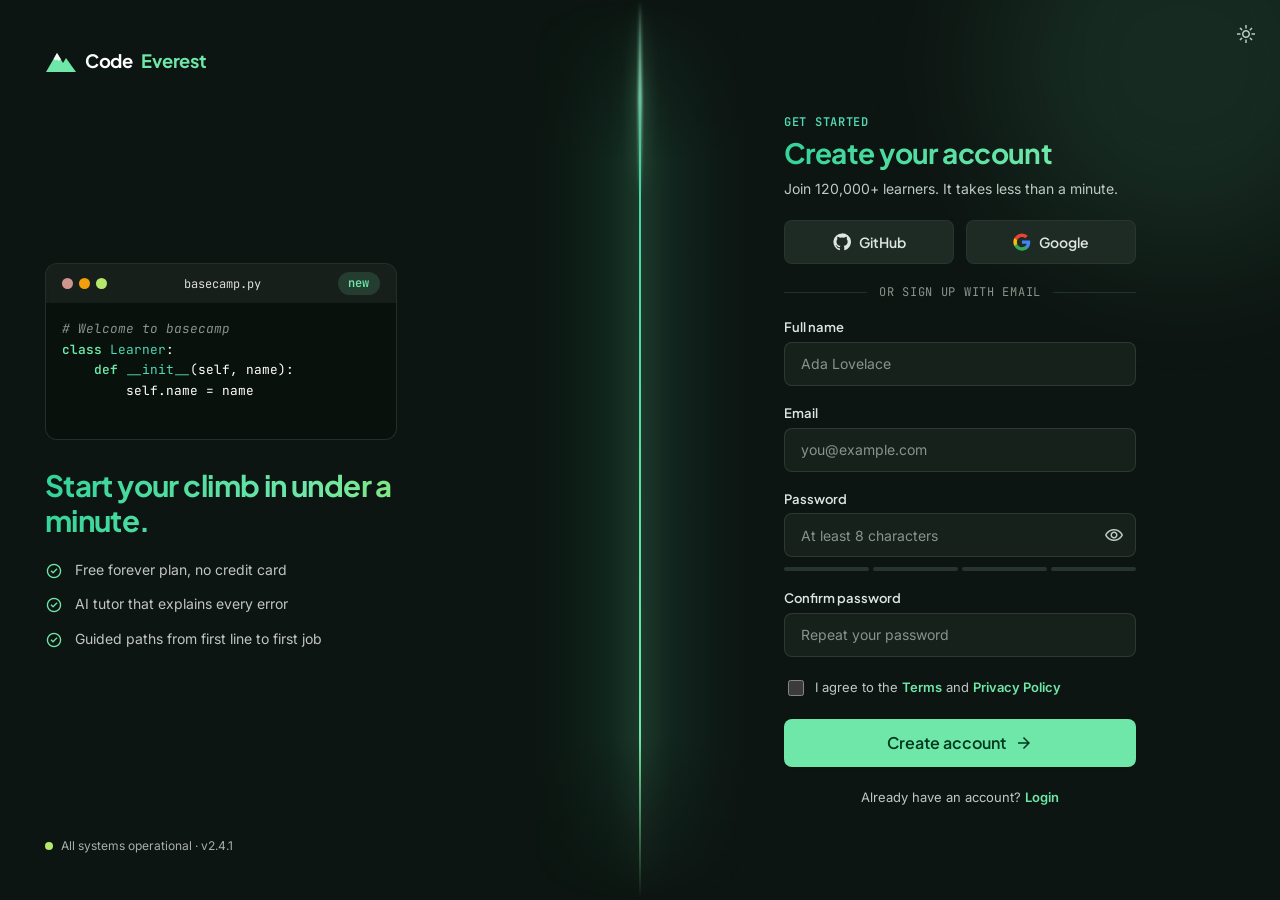
<file: pages/signup.html>
<!DOCTYPE html>
<html class="dark" lang="en"><head><meta charset="utf-8"><meta name="viewport" content="width=device-width,initial-scale=1"><title>Create account · CodeEverest</title>
<script>
/* Apply saved theme before first paint (prevents a dark flash in light mode) */
try{if(localStorage.getItem('sx-theme')==='light')document.documentElement.classList.remove('dark')}catch(e){}
</script>
<link href="https://fonts.googleapis.com/css2?family=Inter:wght@400;500;600&family=JetBrains+Mono:wght@400;600&family=Plus+Jakarta+Sans:wght@600;700&display=swap" rel="stylesheet">
<link href="https://fonts.googleapis.com/css2?family=Material+Symbols+Outlined" rel="stylesheet">
<link href="../css/signup.css" rel="stylesheet">
<style>
/* ===== CodeEverest Design System — plain CSS ===== */
:root{
  --font-body:Inter,system-ui,sans-serif; --font-head:'Plus Jakarta Sans',Inter,sans-serif; --font-mono:'JetBrains Mono',ui-monospace,monospace;
  --fs-xs:.75rem; --fs-sm:.8125rem; --fs-md:.875rem; --fs-lg:1rem;
  --fs-4xl:clamp(1.75rem,4vw,2.5rem);
  --s-1:.25rem; --s-2:.5rem; --s-3:.75rem; --s-4:1rem; --s-5:1.25rem; --s-6:1.5rem; --s-8:2rem; --s-10:2.5rem;
  --r-sm:.375rem; --r-md:.5rem; --r-lg:.75rem; --r-xl:1rem; --r-pill:9999px;
  --ease:cubic-bezier(.2,.7,.2,1); --t-fast:.15s; --t-base:.25s; --t-slow:.7s;
  --shadow-sm:0 1px 3px rgb(0 0 0/.12); --shadow-lg:0 20px 50px -12px rgb(0 0 0/.4);
  --z-toast:70;
}
:root{
  --c-bg:244 250 246;
  --c-surface:255 255 255; --c-surface-2:235 245 239; --c-surface-3:255 255 255; --c-surface-4:227 239 232; --c-surface-5:211 227 217;
  --c-text:18 28 23; --c-text-2:61 74 66; --c-text-3:100 114 105; --c-line:160 178 167;
  --c-brand:4 120 87; --c-on-brand:255 255 255; --c-brand-strong:6 95 70;
  --c-accent:15 118 110; --c-on-accent:255 255 255; --c-lime:77 124 15;
  --c-warn:180 83 9; --c-danger:186 26 26; --c-ok:77 124 15;
  color-scheme:light;
}
:root.dark{
  --c-bg:13 21 18;
  --c-surface:8 16 13; --c-surface-2:18 27 23; --c-surface-3:23 33 28; --c-surface-4:30 42 36; --c-surface-5:40 53 46;
  --c-text:221 230 224; --c-text-2:188 202 193; --c-text-3:134 148 139; --c-line:61 74 66;
  --c-brand:110 231 168; --c-on-brand:0 57 31; --c-brand-strong:76 214 143;
  --c-accent:79 216 180; --c-on-accent:0 56 43; --c-lime:181 232 107;
  --c-warn:251 191 36; --c-danger:255 180 171; --c-ok:181 232 107;
  color-scheme:dark;
}
*,*::before,*::after{box-sizing:border-box}
html{scroll-behavior:smooth;-webkit-text-size-adjust:100%}
body{margin:0;min-height:100vh;background:rgb(var(--c-bg));color:rgb(var(--c-text));font:400 var(--fs-md)/1.6 var(--font-body);
     -webkit-font-smoothing:antialiased;overscroll-behavior:none;transition:background-color var(--t-base),color var(--t-base)}
h1,h2,p,ul{margin:0}ul{padding:0;list-style:none}
img,svg{display:block;max-width:100%}
a{color:inherit;text-decoration:none}
button,input{font:inherit;color:inherit}button{background:none;border:0;padding:0;cursor:pointer}
::-webkit-scrollbar{display:none}
::selection{background:rgb(var(--c-brand)/.3)}
.h1{font-family:var(--font-head);font-weight:700;letter-spacing:-.02em;line-height:1.15;font-size:var(--fs-4xl)}
.eyebrow{font:600 var(--fs-xs)/1 var(--font-mono);letter-spacing:.06em;text-transform:uppercase;color:rgb(var(--c-accent))}
.muted{color:rgb(var(--c-text-2))} .small{font-size:var(--fs-sm)} .center{text-align:center;margin-inline:auto}
.icon{font-family:'Material Symbols Outlined';font-size:20px;line-height:1;vertical-align:middle;font-weight:400;font-style:normal}

.btn{display:inline-flex;align-items:center;justify-content:center;gap:var(--s-2);height:2.5rem;padding:0 var(--s-5);border-radius:var(--r-md);
  font:600 var(--fs-md)/1 var(--font-head);white-space:nowrap;transition:transform var(--t-fast),filter var(--t-fast),background var(--t-base),color var(--t-base),box-shadow var(--t-base)}
.btn:active{transform:scale(.97)} .btn:disabled{opacity:.5;pointer-events:none}
.btn-primary{background:rgb(var(--c-brand));color:rgb(var(--c-on-brand));box-shadow:var(--shadow-sm)}.btn-primary:hover{filter:brightness(1.1);transform:translateY(-2px)}
.btn-secondary{background:rgb(var(--c-surface-4));border:1px solid rgb(var(--c-line)/.35)}.btn-secondary:hover{background:rgb(var(--c-surface-5))}
.btn-lg{height:3rem;padding:0 var(--s-8);font-size:var(--fs-lg)} .btn-block{width:100%}
.btn-icon{width:2.25rem;height:2.25rem;padding:0;color:rgb(var(--c-text-2))}.btn-icon:hover{background:rgb(var(--c-surface-4));color:rgb(var(--c-text))}
.btn-shine{position:relative;overflow:hidden}
.btn-shine::after{content:"";position:absolute;top:0;left:-60%;width:40%;height:100%;transform:skewX(-20deg);background:linear-gradient(90deg,transparent,rgb(255 255 255/.35),transparent);animation:ce-sheen 3.5s infinite;pointer-events:none}

.field{display:flex;flex-direction:column;gap:var(--s-1)} .label{font:600 var(--fs-sm)/1.2 var(--font-head)}
.input{width:100%;padding:.6rem var(--s-4);border-radius:var(--r-md);background:rgb(var(--c-surface-3));border:1px solid rgb(var(--c-line)/.6);outline:0;font-size:var(--fs-md);transition:border-color var(--t-fast),box-shadow var(--t-fast)}
.input::placeholder{color:rgb(var(--c-text-3))}
.input:focus{border-color:rgb(var(--c-brand));box-shadow:0 0 0 3px rgb(var(--c-brand)/.2)}
.input[aria-invalid=true]{border-color:rgb(var(--c-danger))}
.check{display:inline-flex;align-items:flex-start;gap:var(--s-2);cursor:pointer}.check input{accent-color:rgb(var(--c-brand));width:1rem;height:1rem;margin-top:.2rem;flex:none}

.brand{display:inline-flex;align-items:center;gap:var(--s-2);font:700 1.15rem/1 var(--font-head);letter-spacing:-.01em}.brand b{color:rgb(var(--c-brand));font-weight:700}
.badge{display:inline-flex;align-items:center;gap:.35rem;padding:.2rem .65rem;border-radius:var(--r-pill);font:600 var(--fs-xs)/1.4 var(--font-mono);background:rgb(var(--c-surface-4));color:rgb(var(--c-text-2))}
.badge-brand{background:rgb(var(--c-brand)/.15);color:rgb(var(--c-brand))}
.dot{width:.5rem;height:.5rem;border-radius:50%;background:rgb(var(--c-ok));display:inline-block}.dot.live{animation:ce-pulse 2s infinite}
.toast{position:fixed;right:var(--s-6);bottom:var(--s-6);z-index:var(--z-toast);display:flex;align-items:center;gap:var(--s-3);padding:.65rem var(--s-4);border-radius:var(--r-lg);
  background:rgb(var(--c-surface-5));border:1px solid rgb(var(--c-line)/.5);box-shadow:var(--shadow-lg);transform:translateY(6rem);opacity:0;pointer-events:none;transition:var(--t-base) ease-out}
.toast.show{transform:none;opacity:1}
.hero-bg{position:absolute;inset:0;pointer-events:none;opacity:.25;background:var(--hero-image,none) center 35%/cover no-repeat;animation:ce-zoom 28s ease-in-out infinite alternate}
.glow{position:absolute;width:24rem;height:24rem;border-radius:50%;filter:blur(64px);pointer-events:none;background:rgb(var(--c-brand)/.1);animation:ce-drift 14s ease-in-out infinite alternate}
.code-block{border-radius:var(--r-lg);background:rgb(var(--c-surface));border:1px solid rgb(var(--c-line)/.5);overflow:hidden}
.code-head{display:flex;align-items:center;justify-content:space-between;padding:var(--s-2) var(--s-4);background:rgb(var(--c-surface-2));font:var(--fs-xs)/1 var(--font-mono)}
.code-body{padding:var(--s-4);font:.8rem/1.6 var(--font-mono);white-space:pre;overflow-x:auto}.code-body .k{color:rgb(var(--c-brand));font-weight:600}.code-body .f{color:rgb(var(--c-accent))}.code-body .c{color:rgb(var(--c-text-3));font-style:italic}
.window-dots{display:flex;gap:.375rem}.window-dots i{width:.7rem;height:.7rem;border-radius:50%;background:rgb(var(--c-danger)/.8)}.window-dots i:nth-child(2){background:#f59e0b}.window-dots i:nth-child(3){background:rgb(var(--c-lime))}

@keyframes ce-sheen{to{left:140%}} @keyframes ce-pulse{50%{opacity:.4}}
@keyframes ce-zoom{to{transform:scale(1.12) translateY(-12px)}} @keyframes ce-drift{to{transform:translate(60px,40px) scale(1.15)}}
@keyframes spin{to{transform:rotate(360deg)}}
.reveal{opacity:0;transform:translateY(26px);transition:opacity var(--t-slow) var(--ease),transform var(--t-slow) var(--ease)}.reveal.in{opacity:1;transform:none}
.spin{animation:spin 1s linear infinite}
:focus-visible{outline:2px solid rgb(var(--c-brand));outline-offset:2px}
@media(prefers-reduced-motion:reduce){*,*::before,*::after{animation:none!important;transition:none!important;scroll-behavior:auto!important}.reveal{opacity:1;transform:none}}
</style>
<style>
/* ===== Sign-up page layout (same rhythm as sign-in) ===== */
:root{
  --hero-image:url("https://commons.wikimedia.org/wiki/Special:FilePath/Namche.jpg?width=1600");
  --pad:clamp(1.25rem,3.5vw,3rem);
  --gap-1:.5rem; --gap-2:1.25rem; --gap-3:2rem;
  --art-w:22rem; --form-w:22rem; --control-h:2.75rem;
}
html,body{height:100%;margin:0}
body{overflow:hidden}
.auth{display:grid;grid-template-columns:minmax(0,1fr) minmax(0,1fr);height:100vh;height:100dvh;position:relative}

/* Left art panel (themed) */
.auth-art{
  --art-bg:#0c1511; --art-fg:255 255 255;
  --art-veil-top:rgb(12 21 17/.55); --art-veil-bot:rgb(12 21 17/.9);
  --art-card:rgb(8 16 13/.75); --art-card-line:rgb(255 255 255/.12); --art-card-head:rgb(255 255 255/.06);
  --art-brand:#6ee7a8;
  position:relative;display:flex;flex-direction:column;padding:var(--pad);
  background:var(--art-bg);color:rgb(var(--art-fg));overflow:hidden;min-height:0;
}
:root:not(.dark) .auth-art{
  --art-bg:#e6f3ec; --art-fg:18 28 23;
  --art-veil-top:rgb(238 247 242/.55); --art-veil-bot:rgb(230 243 236/.93);
  --art-card:rgb(255 255 255/.85); --art-card-line:rgb(4 120 87/.25); --art-card-head:rgb(4 120 87/.08);
  --art-brand:#047857;
}
.auth-art .hero-bg{opacity:.5}
:root:not(.dark) .auth-art .hero-bg{opacity:.35}
.auth-art::after{content:"";position:absolute;inset:0;pointer-events:none;background:linear-gradient(180deg,var(--art-veil-top),var(--art-veil-bot))}
.auth-art>*{position:relative;z-index:1}
.auth-art .brand{color:rgb(var(--art-fg));align-self:flex-start}
.auth-art .brand b{color:var(--art-brand)}
.auth-art .brand svg path:first-child{fill:var(--art-brand)}
.auth-art .brand svg path:last-child{fill:#fff}
.art-inner{flex:1;min-height:0;display:flex;flex-direction:column;justify-content:center;width:100%;max-width:var(--art-w);gap:var(--gap-2);padding-block:var(--gap-3)}
.art-inner .code-block{background:var(--art-card);backdrop-filter:blur(8px);-webkit-backdrop-filter:blur(8px);border-color:var(--art-card-line);width:100%}
.art-inner .code-head{background:var(--art-card-head);color:rgb(var(--art-fg)/.85)}
.art-inner .h1{font-size:clamp(1.5rem,2.3vw,2rem);line-height:1.2;margin-top:var(--gap-1)}
.perks{display:flex;flex-direction:column;gap:.75rem;color:rgb(var(--art-fg)/.75)}
.perks li{display:flex;gap:.75rem;align-items:flex-start}
.perks .icon{color:var(--art-brand);font-size:18px;margin-top:.2rem}
#typed{min-height:8.5rem}
.art-status{display:flex;align-items:center;gap:var(--gap-1);color:rgb(var(--art-fg)/.65);font-size:var(--fs-xs)}

/* Right form panel */
.auth-form{position:relative;display:flex;padding:var(--pad);padding-top:calc(var(--pad) + 1.5rem);overflow-y:auto;overflow-x:hidden;min-height:0}
.theme-btn{position:absolute;top:1rem;right:1rem;z-index:2}
.auth-card{position:relative;z-index:1;margin:auto;width:100%;max-width:var(--form-w);display:flex;flex-direction:column;gap:var(--gap-2)}
.m-brand{display:none;align-self:flex-start;margin-bottom:var(--gap-1)}
.auth-head{display:flex;flex-direction:column;gap:var(--gap-1)}
.auth-head .h1{font-size:clamp(1.4rem,2.2vw,1.75rem);line-height:1.2}
.social{display:grid;grid-template-columns:1fr 1fr;gap:.75rem}
.social .btn{height:var(--control-h)}
.or{display:flex;align-items:center;gap:.75rem;font:var(--fs-xs) var(--font-mono);color:rgb(var(--c-text-3));text-transform:uppercase;letter-spacing:.06em}
.or::before,.or::after{content:"";flex:1;height:1px;background:rgb(var(--c-line)/.5)}
.auth-card .field{gap:.375rem}
.auth-card .input{height:var(--control-h);padding-block:0}
.pw{position:relative}.pw .input{padding-right:2.8rem}
.pw .btn-icon{position:absolute;right:.25rem;top:50%;transform:translateY(-50%)}
.err{color:rgb(var(--c-danger));font-size:var(--fs-xs);line-height:1rem}.err:empty{display:none}
.auth-card a.link{color:rgb(var(--c-brand));font-weight:600}
.auth-card .btn-lg{height:3rem}

/* Password strength meter */
.meter{display:grid;grid-template-columns:repeat(4,1fr);gap:.25rem;margin-top:.25rem}
.meter i{height:.25rem;border-radius:var(--r-pill);background:rgb(var(--c-surface-5));transition:background var(--t-base)}
.meter[data-s="1"] i:nth-child(-n+1){background:rgb(var(--c-danger))}
.meter[data-s="2"] i:nth-child(-n+2){background:rgb(var(--c-warn))}
.meter[data-s="3"] i:nth-child(-n+3){background:rgb(var(--c-accent))}
.meter[data-s="4"] i:nth-child(-n+4){background:rgb(var(--c-brand))}
.meter-txt{font-size:var(--fs-xs);color:rgb(var(--c-text-3));line-height:1rem}
.meter-txt:empty{display:none}

.shake{animation:shake .4s}@keyframes shake{25%{transform:translateX(-6px)}75%{transform:translateX(6px)}}

/* Aurora text */
.aurora{background:linear-gradient(100deg,#34d399 0%,#6ee7a8 25%,#a3e635 50%,#4ade80 75%,#34d399 100%);background-size:300% 100%;-webkit-background-clip:text;background-clip:text;color:transparent;animation:aurora 8s ease-in-out infinite,auroraGlow 4s ease-in-out infinite alternate}
:root:not(.dark) .aurora{background-image:linear-gradient(100deg,#047857 0%,#059669 30%,#3f6b0d 60%,#065f46 100%);animation:aurora 8s ease-in-out infinite}
@keyframes aurora{0%,100%{background-position:0% 50%}50%{background-position:100% 50%}}
@keyframes auroraGlow{from{filter:drop-shadow(0 0 6px rgb(52 211 153/.3))}to{filter:drop-shadow(0 0 18px rgb(110 231 168/.45))}}

/* Aurora seam divider */
.divider{position:absolute;top:0;bottom:0;left:50%;width:14rem;transform:translateX(-50%);z-index:5;pointer-events:none;--seam-fade:linear-gradient(180deg,transparent 0%,#000 18%,#000 82%,transparent 100%)}
.divider::before{content:"";position:absolute;inset:0;background:linear-gradient(90deg,transparent 0%,rgb(52 211 153/.03) 18%,rgb(52 211 153/.09) 36%,rgb(110 231 168/.17) 50%,rgb(52 211 153/.09) 64%,rgb(52 211 153/.03) 82%,transparent 100%);-webkit-mask-image:var(--seam-fade);mask-image:var(--seam-fade);animation:seamBreathe 5s ease-in-out infinite alternate}
.divider::after{content:"";position:absolute;top:0;bottom:0;left:50%;width:2px;transform:translateX(-50%);background:linear-gradient(180deg,#34d399,#6ee7a8,#a3e635,#4ade80,#2dd4bf,#34d399);background-size:100% 400%;-webkit-mask-image:var(--seam-fade);mask-image:var(--seam-fade);filter:drop-shadow(0 0 5px rgb(52 211 153/.75)) drop-shadow(0 0 14px rgb(52 211 153/.4));animation:seamFlow 8s linear infinite}
.divider i{position:absolute;left:50%;top:0;width:3px;height:22%;transform:translateX(-50%);background:linear-gradient(180deg,transparent,rgb(200 255 225/.95),transparent);filter:blur(1.5px) drop-shadow(0 0 8px rgb(110 231 168/.9));animation:seamTravel 5.5s cubic-bezier(.45,0,.55,1) infinite}
@keyframes seamFlow{to{background-position:0 400%}}
@keyframes seamBreathe{from{opacity:.55}to{opacity:1}}
@keyframes seamTravel{0%{top:-22%;opacity:0}15%{opacity:1}85%{opacity:1}100%{top:100%;opacity:0}}
:root:not(.dark) .divider::before{background:linear-gradient(90deg,transparent 0%,rgb(4 120 87/.02) 18%,rgb(4 120 87/.06) 36%,rgb(5 150 105/.11) 50%,rgb(4 120 87/.06) 64%,rgb(4 120 87/.02) 82%,transparent 100%)}
:root:not(.dark) .divider::after{background-image:linear-gradient(180deg,#047857,#059669,#4d7c0f,#0f766e,#047857);filter:drop-shadow(0 0 4px rgb(4 120 87/.45))}
:root:not(.dark) .divider i{background:linear-gradient(180deg,transparent,rgb(4 120 87/.9),transparent);filter:blur(1.5px) drop-shadow(0 0 6px rgb(4 120 87/.6))}

/* Mouse spotlight */
.spot{position:fixed;left:0;top:0;width:26rem;height:26rem;margin:-16rem 0 0 -16rem;transform:translate3d(var(--mx,-999px),var(--my,-999px),0);
  background:radial-gradient(closest-side,rgb(110 231 168/.13) 0%,rgb(110 231 168/.115) 12%,rgb(90 225 160/.09) 26%,rgb(70 218 150/.06) 42%,rgb(52 211 153/.032) 58%,rgb(52 211 153/.012) 76%,rgb(52 211 153/.003) 90%,rgb(52 211 153/0) 100%);
  pointer-events:none;z-index:4;opacity:0;transition:opacity .5s;will-change:transform}
.spot.on{opacity:1}
:root:not(.dark) .spot{background:radial-gradient(closest-side,rgb(5 150 105/.10) 0%,rgb(5 150 105/.09) 12%,rgb(5 150 105/.07) 26%,rgb(5 150 105/.045) 42%,rgb(5 150 105/.024) 58%,rgb(5 150 105/.009) 76%,rgb(5 150 105/.002) 90%,rgb(5 150 105/0) 100%)}

/* Social hover */
.social .btn{transition:transform var(--t-fast),background var(--t-base),border-color var(--t-base),color var(--t-base),box-shadow var(--t-base)}
.social .btn:hover{transform:translateY(-2px)}
.social .btn[data-p="GitHub"]:hover{background:rgb(var(--c-brand)/.15);border-color:rgb(var(--c-brand));color:rgb(var(--c-brand));box-shadow:0 6px 18px -8px rgb(var(--c-brand)/.6)}
.social .btn[data-p="Google"]:hover{border-color:transparent;background:linear-gradient(rgb(var(--c-surface-5)),rgb(var(--c-surface-5))) padding-box,linear-gradient(90deg,#4285F4,#EA4335,#FBBC05,#34A853) border-box;box-shadow:0 6px 18px -8px rgb(66 133 244/.6)}

/* Responsive */
@media(max-height:820px){:root{--gap-2:1rem;--gap-3:1rem}.perks{display:none}}
@media(max-height:720px){.auth-head .sub{display:none}}
@media(max-width:900px){.auth{grid-template-columns:1fr}.auth-art,.divider{display:none}.m-brand{display:inline-flex}}
</style>
</head><body>
<div class="auth" id="auth">
  <div class="divider" aria-hidden="true"><i></i></div>
  <div class="spot" id="spot" aria-hidden="true"></div>

  <!-- LEFT: ART -->
  <aside class="auth-art">
    <div class="hero-bg"></div>
    <a class="brand" href="codeeverest.html">
      <svg viewBox="0 0 32 32" width="32" height="32"><path d="M1 27 12 8l6 10 3-5 10 14z" fill="#6ee7a8"/><path d="M12 8 8.6 14l2.4 1.6 1-1.4 1.4 1.8 2.6-1.8z" fill="#fff" opacity=".92"/></svg>
      Code<b>Everest</b>
    </a>

    <div class="art-inner">
      <div class="code-block">
        <div class="code-head">
          <div class="window-dots"><i></i><i></i><i></i></div>
          <span>basecamp.py</span>
          <span class="badge badge-brand">new</span>
        </div>
        <div class="code-body" id="typed"></div>
      </div>
      <h2 class="h1 aurora">Start your climb in under a minute.</h2>
      <ul class="perks">
        <li><span class="icon">check_circle</span>Free forever plan, no credit card</li>
        <li><span class="icon">check_circle</span>AI tutor that explains every error</li>
        <li><span class="icon">check_circle</span>Guided paths from first line to first job</li>
      </ul>
    </div>

    <div class="art-status"><span class="dot live"></span>All systems operational · v2.4.1</div>
  </aside>

  <!-- RIGHT: FORM -->
  <main class="auth-form">
    <div class="glow" style="top:-8rem;right:-6rem"></div>
    <button class="btn btn-icon theme-btn" id="theme" type="button" aria-label="Toggle theme"><span class="icon">light_mode</span></button>

    <form class="auth-card reveal" id="f" novalidate>
      <a class="brand m-brand" href="codeeverest.html">
        <svg viewBox="0 0 32 32" width="28" height="28"><path d="M1 27 12 8l6 10 3-5 10 14z" fill="#047857"/><path d="M12 8 8.6 14l2.4 1.6 1-1.4 1.4 1.8 2.6-1.8z" fill="#fff" opacity=".92"/></svg>
        Code<b>Everest</b>
      </a>

      <div class="auth-head">
        <span class="eyebrow">Get started</span>
        <h1 class="h1 aurora">Create your account</h1>
        <p class="muted sub">Join 120,000+ learners. It takes less than a minute.</p>
      </div>

      <div class="social">
        <button type="button" class="btn btn-secondary" data-p="GitHub">
          <svg width="18" height="18" viewBox="0 0 24 24" fill="currentColor"><path d="M12 .5a11.5 11.5 0 0 0-3.6 22.4c.6.1.8-.3.8-.6v-2c-3.2.7-3.9-1.5-3.9-1.5-.5-1.3-1.3-1.7-1.3-1.7-1-.7.1-.7.1-.7 1.2.1 1.8 1.2 1.8 1.2 1 1.8 2.7 1.3 3.4 1 .1-.8.4-1.3.7-1.6-2.6-.3-5.3-1.3-5.3-5.7 0-1.3.5-2.3 1.2-3.1-.1-.3-.5-1.5.1-3.1 0 0 1-.3 3.2 1.2a11 11 0 0 1 5.8 0c2.2-1.5 3.2-1.2 3.2-1.2.6 1.6.2 2.8.1 3.1.8.8 1.2 1.8 1.2 3.1 0 4.4-2.7 5.4-5.3 5.7.4.4.8 1.1.8 2.2v3.2c0 .3.2.7.8.6A11.5 11.5 0 0 0 12 .5z"/></svg>
          GitHub
        </button>
        <button type="button" class="btn btn-secondary" data-p="Google">
          <svg width="18" height="18" viewBox="0 0 24 24"><path fill="#4285F4" d="M23 12.3c0-.8-.1-1.5-.2-2.2H12v4.2h6.2a5.3 5.3 0 0 1-2.3 3.5v2.9h3.7c2.2-2 3.4-5 3.4-8.4z"/><path fill="#34A853" d="M12 23.5c3.1 0 5.7-1 7.6-2.8l-3.7-2.9c-1 .7-2.3 1.1-3.9 1.1-3 0-5.5-2-6.4-4.7H1.8v3A11.5 11.5 0 0 0 12 23.5z"/><path fill="#FBBC05" d="M5.6 14.2a6.9 6.9 0 0 1 0-4.4v-3H1.8a11.5 11.5 0 0 0 0 10.4l3.8-3z"/><path fill="#EA4335" d="M12 5.4c1.7 0 3.2.6 4.4 1.7l3.3-3.3A11.5 11.5 0 0 0 1.8 6.8l3.8 3C6.5 7.4 9 5.4 12 5.4z"/></svg>
          Google
        </button>
      </div>

      <div class="or">or sign up with email</div>

      <div class="field">
        <label class="label" for="name">Full name</label>
        <input class="input" id="name" type="text" placeholder="Ada Lovelace" autocomplete="name">
        <span class="err" id="e0"></span>
      </div>

      <div class="field">
        <label class="label" for="email">Email</label>
        <input class="input" id="email" type="email" placeholder="you@example.com" autocomplete="email" autocapitalize="off" spellcheck="false">
        <span class="err" id="e1"></span>
      </div>

      <div class="field">
        <label class="label" for="pw">Password</label>
        <div class="pw">
          <input class="input" id="pw" type="password" placeholder="At least 8 characters" autocomplete="new-password">
          <button type="button" class="btn btn-icon" id="eye" aria-label="Show password"><span class="icon">visibility</span></button>
        </div>
        <div class="meter" id="meter" data-s="0"><i></i><i></i><i></i><i></i></div>
        <span class="meter-txt" id="mt"></span>
        <span class="err" id="e2"></span>
      </div>

      <div class="field">
        <label class="label" for="pw2">Confirm password</label>
        <input class="input" id="pw2" type="password" placeholder="Repeat your password" autocomplete="new-password">
        <span class="err" id="e3"></span>
      </div>

      <div class="field">
        <label class="check">
          <input type="checkbox" id="terms">
          <span class="muted small">I agree to the <a href="#" class="link">Terms</a> and <a href="#" class="link">Privacy Policy</a></span>
        </label>
        <span class="err" id="e4"></span>
      </div>

      <button class="btn btn-primary btn-lg btn-block btn-shine" id="go">
        <span id="lbl">Create account</span>
        <span class="icon" id="ico">arrow_forward</span>
      </button>

      <p class="center muted small">
        Already have an account?
        <a href="login.html" class="link">Login</a>
      </p>
    </form>
  </main>
</div>

<div class="toast" id="toast">
  <span class="icon" id="ti" style="color:rgb(var(--c-brand))">check_circle</span>
  <span id="tm"></span>
</div>

<script>
const $=s=>document.querySelector(s);

/* theme */
const root=document.documentElement,themeIcon=$('#theme .icon');
const syncIcon=()=>themeIcon.textContent=root.classList.contains('dark')?'light_mode':'dark_mode';
syncIcon();
$('#theme').onclick=()=>{
  root.classList.toggle('dark');
  try{localStorage.setItem('sx-theme',root.classList.contains('dark')?'dark':'light')}catch(e){}
  syncIcon();
};

/* toast */
let tt;
const toast=(m,i='check_circle')=>{
  $('#tm').textContent=m;$('#ti').textContent=i;
  $('#toast').classList.add('show');
  clearTimeout(tt);tt=setTimeout(()=>$('#toast').classList.remove('show'),2400);
};

/* typed code */
const code=[
  '<span class="c"># Welcome to basecamp</span>',
  '<span class="k">class</span> <span class="f">Learner</span>:',
  '    <span class="k">def</span> <span class="f">__init__</span>(self, name):',
  '        self.name = name',
  '',
  'you = Learner(<span class="f">"you"</span>)  <span class="c"># ready</span>'
];
let ln=0;const typed=$('#typed');
(function add(){if(ln<code.length){typed.innerHTML+=(ln?'\n':'')+code[ln++];setTimeout(add,550)}})();

/* spotlight follows the mouse */
(()=>{
  const sp=$('#spot');let tx=0,ty=0,cx=0,cy=0,raf=0;
  const tick=()=>{
    cx+=(tx-cx)*.18;cy+=(ty-cy)*.18;
    sp.style.setProperty('--mx',cx.toFixed(1)+'px');
    sp.style.setProperty('--my',cy.toFixed(1)+'px');
    raf=(Math.abs(tx-cx)>.3||Math.abs(ty-cy)>.3)?requestAnimationFrame(tick):0;
  };
  addEventListener('mousemove',e=>{
    if(!sp.classList.contains('on')){cx=tx=e.clientX;cy=ty=e.clientY;sp.classList.add('on')}
    tx=e.clientX;ty=e.clientY;if(!raf)raf=requestAnimationFrame(tick);
  });
  document.addEventListener('mouseleave',()=>sp.classList.remove('on'));
})();

requestAnimationFrame(()=>$('#f').classList.add('in'));

/* Enter moves to the next field */
[['name','email'],['email','pw'],['pw','pw2']].forEach(([a,b])=>$('#'+a).addEventListener('keydown',e=>{
  if(e.key==='Enter'){e.preventDefault();$('#'+b).focus()}
}));

/* show/hide password */
$('#eye').onclick=()=>{
  const show=$('#pw').type==='password';
  $('#pw').type=show?'text':'password';
  $('#pw2').type=show?'text':'password';
  $('#eye .icon').textContent=show?'visibility_off':'visibility';
};

/* strength meter */
const labels=['','Weak','Fair','Good','Strong'];
$('#pw').addEventListener('input',()=>{
  const v=$('#pw').value;let s=0;
  if(v.length>=8)s++;
  if(/[a-z]/.test(v)&&/[A-Z]/.test(v))s++;
  if(/\d/.test(v))s++;
  if(/[^A-Za-z0-9]/.test(v)&&v.length>=8)s++;
  if(!v)s=0;
  $('#meter').dataset.s=s;
  $('#mt').textContent=v?(labels[s]||'Weak'):'';
});

/* validation + fake sign-up */
const bad=(id,eid,msg)=>{if(id)$('#'+id).setAttribute('aria-invalid','true');$('#'+eid).textContent=msg};
[['name','e0'],['email','e1'],['pw','e2'],['pw2','e3']].forEach(([id,eid])=>{
  $('#'+id).addEventListener('input',()=>{$('#'+id).removeAttribute('aria-invalid');$('#'+eid).textContent=''});
});
$('#terms').addEventListener('change',()=>$('#e4').textContent='');

$('#f').addEventListener('submit',e=>{
  e.preventDefault();
  let ok=true;
  if($('#name').value.trim().length<2){bad('name','e0','Enter your full name.');ok=false}
  if(!/^\S+@\S+\.\S+$/.test($('#email').value)){bad('email','e1','Enter a valid email address.');ok=false}
  if($('#pw').value.length<8){bad('pw','e2','Password must be at least 8 characters.');ok=false}
  if(!$('#pw2').value||$('#pw2').value!==$('#pw').value){bad('pw2','e3','Passwords don’t match.');ok=false}
  if(!$('#terms').checked){bad(null,'e4','Accept the Terms to continue.');ok=false}
  if(!ok){const c=$('#f');c.classList.remove('shake');void c.offsetWidth;c.classList.add('shake');return}
  const b=$('#go');
  b.disabled=true;
  $('#lbl').textContent='Creating account…';
  $('#ico').textContent='progress_activity';
  $('#ico').classList.add('spin');
  setTimeout(()=>{
    $('#ico').classList.remove('spin');
    $('#ico').textContent='check';
    $('#lbl').textContent='Account created!';
    toast('Welcome aboard. Taking you to onboarding…');
    setTimeout(()=>{location.href='onboarding.html'},1200);
  },1100);
});
document.querySelectorAll('[data-p]').forEach(b=>b.onclick=()=>toast('Continuing with '+b.dataset.p+'…','link'));
</script>
</body></html>
</file>
<file: css/variables.css>
/*
Notes: (mmkn nshelhom abl el discussion
   Load order: variables.css, then global.css, then components.css, then the page’s own CSS.

   Dark mode is the default; :root:not(.dark) provides the light theme.
   Colors are space-separated RGB triplets so you can add opacity:
       color: rgb(var(--c-primary));
       background: rgb(var(--c-primary) / 0.15);
 */

:root {
  /* ---------- Colors (dark) ---------- */
  --c-background: 13 21 18;
  --c-surface-container-lowest: 8 16 13;
  --c-surface-container-low: 18 27 23;
  --c-surface-container: 23 33 28;
  --c-surface-container-high: 30 42 36;
  --c-surface-container-highest: 40 53 46;

  --c-on-surface: 221 230 224;
  --c-on-surface-variant: 188 202 193;
  --c-outline: 134 148 139;
  --c-outline-variant: 61 74 66;

  --c-primary: 110 231 168;
  --c-on-primary: 0 57 31;
  --c-primary-fixed-dim: 76 214 143;
  --c-secondary: 79 216 180;
  --c-on-secondary: 0 56 43;
  --c-secondary-container: 20 184 143;
  --c-tertiary: 181 232 107;
  --c-on-tertiary: 31 51 0;
  --c-error: 255 180 171;

  /* Always-dark surfaces (CTA band, hero overlays) */
  --c-cta-bg: 12 21 17;
  --c-cta-accent: 139 233 191;
  --c-amber: 245 158 11;            /* editor "minimize" dot */

  /* Convenience aliases (use when you don't need opacity) */
  --color-bg: rgb(var(--c-background));
  --color-text: rgb(var(--c-on-surface));
  --color-text-muted: rgb(var(--c-on-surface-variant));
  --color-border: rgb(var(--c-outline-variant) / 0.4);
  --color-border-strong: rgb(var(--c-outline-variant) / 0.5);
  --color-primary: rgb(var(--c-primary));
  --color-secondary: rgb(var(--c-secondary));
  --color-tertiary: rgb(var(--c-tertiary));
  --color-error: rgb(var(--c-error));

  /* ---------- Gradients ---------- */
  --gradient-brand: linear-gradient(90deg, rgb(var(--c-primary)), rgb(var(--c-secondary)), rgb(var(--c-tertiary)));
  --gradient-brand-loop: linear-gradient(90deg, rgb(var(--c-primary)), rgb(var(--c-secondary)), rgb(var(--c-tertiary)), rgb(var(--c-primary)));
  --gradient-avatar: linear-gradient(135deg, rgb(var(--c-primary)), rgb(var(--c-secondary)));

  /* ---------- Typography ---------- */
  --font-body: 'Inter', system-ui, -apple-system, 'Segoe UI', sans-serif;
  --font-heading: 'Plus Jakarta Sans', 'Inter', system-ui, sans-serif;
  --font-code: 'JetBrains Mono', ui-monospace, 'SFMono-Regular', Menlo, Consolas, monospace;

  --fs-xs: 10px;
  --fs-sm: 11.5px;
  --fs-code: 12px;
  --fs-small: 12px;
  --fs-body-sm: 13px;
  --fs-body: 14px;
  --fs-lead: 16px;
  --fs-h4: 18px;
  --fs-h3: 22px;
  --fs-h2: clamp(24px, 3vw, 32px);
  --fs-h1: clamp(32px, 5vw, 48px);
  --fs-cta: clamp(28px, 4vw, 44px);

  --lh-body: 22px;
  --lh-relaxed: 1.6;
  --lh-tight: 1.1;
  --ls-heading: -0.01em;
  --ls-h2: -0.02em;
  --ls-h1: -0.03em;

  /* ---------- Spacing (4px base) ---------- */
  --space-1: 4px;
  --space-2: 8px;
  --space-3: 12px;
  --space-4: 16px;
  --space-5: 20px;
  --space-6: 24px;
  --space-8: 32px;
  --space-10: 40px;
  --space-12: 48px;
  --space-14: 56px;
  --space-16: 64px;
  --space-20: 80px;
  --space-24: 96px;

  /* ---------- Radius ---------- */
  --radius-sm: 4px;
  --radius-md: 8px;
  --radius-lg: 12px;
  --radius-xl: 16px;
  --radius-2xl: 20px;
  --radius-full: 9999px;

  /* ---------- Shadows ---------- */
  --shadow-md: 0 4px 6px -1px rgba(0, 0, 0, 0.2), 0 2px 4px -2px rgba(0, 0, 0, 0.2);
  --shadow-lg: 0 10px 15px -3px rgba(0, 0, 0, 0.25), 0 4px 6px -4px rgba(0, 0, 0, 0.25);
  --shadow-2xl: 0 25px 50px -12px rgba(0, 0, 0, 0.5);
  --shadow-header: 0 4px 24px rgba(0, 0, 0, 0.18);
  --shadow-hover: 0 16px 40px -12px rgba(0, 0, 0, 0.35);

  /* ---------- Layout ---------- */
  --header-height: 64px;
  --header-height-scrolled: 56px;
  --container-max: 1280px;          /* page content */
  --container-wide: 1600px;         /* header */
  --container-pad: 16px;
  --container-pad-sm: 32px;         /* >= 640px */
  --section-pad-y: 80px;
  --hero-image-opacity: 0.3;

  /* ---------- Motion ---------- */
  --ease-out: cubic-bezier(0.2, 0.7, 0.2, 1);
  --t-fast: 0.2s;
  --t-base: 0.3s;
  --t-theme: 0.25s;                 /* header resize / shadow */
  --t-reveal: 0.7s;

  /* ---------- Z-index scale ---------- */
  --z-dropdown: 40;
  --z-header: 50;
  --z-progress: 60;
  --z-modal: 70;

  /* Breakpoints (reference only, CSS can't use vars in media queries)
     sm 640px · md 768px · lg 1024px · xl 1280px */

  color-scheme: dark;
}

:root:not(.dark) {
  --c-background: 244 250 246;
  --c-surface-container-lowest: 255 255 255;
  --c-surface-container-low: 235 245 239;
  --c-surface-container: 255 255 255;
  --c-surface-container-high: 227 239 232;
  --c-surface-container-highest: 211 227 217;
  --c-on-surface: 18 28 23;
  --c-on-surface-variant: 61 74 66;
  --c-outline: 100 114 105;
  --c-outline-variant: 160 178 167;
  --c-primary: 4 120 87;
  --c-on-primary: 255 255 255;
  --c-primary-fixed-dim: 4 120 87;
  --c-secondary: 15 118 110;
  --c-on-secondary: 255 255 255;
  --c-secondary-container: 15 118 110;
  --c-tertiary: 77 124 15;
  --c-on-tertiary: 255 255 255;
  --c-error: 186 26 26;
  --c-cta-bg: 12 21 17;
  --c-cta-accent: 139 233 191;
  color-scheme: light;
}
</file>
<file: css/global.css>
/* 
   Load order:  variables.css → global.css → components.css → page css
   Dark mode only.

   Fonts (Inter, Plus Jakarta Sans, JetBrains Mono) and Material Symbols
   icons are loaded below, so pages do NOT need any font <link> tags.
 */

@import url("https://fonts.googleapis.com/css2?family=Inter:wght@400;500;600&family=JetBrains+Mono:wght@400;500;600&family=Plus+Jakarta+Sans:wght@600;700&display=swap");
@import url("https://fonts.googleapis.com/css2?family=Material+Symbols+Outlined:wght,FILL@100..700,0..1&display=block");


/* ---------- Reset ---------- */
*,
*::before,
*::after { box-sizing: border-box; }

html {
  scroll-behavior: smooth;
  scroll-padding-top: var(--header-height);   /* anchor links clear the fixed header */
  -webkit-text-size-adjust: 100%;
  scrollbar-width: none;
}

body,
h1, h2, h3, h4, h5, h6,
p, figure, blockquote, ul, ol { margin: 0; }

ul, ol { padding: 0; list-style: none; }

img, svg, video, canvas { display: block; max-width: 100%; }

a { color: inherit; text-decoration: none; }

button, input, textarea, select {
  font: inherit;
  color: inherit;
}

button {
  background: none;
  border: 0;
  padding: 0;
  cursor: pointer;
}

input, textarea { outline: none; }


/* ---------- Base ---------- */
body {
  min-height: 100vh;
  display: flex;
  flex-direction: column;
  background-color: rgb(var(--c-background));
  color: rgb(var(--c-on-surface));
  font-family: var(--font-body);
  font-size: var(--fs-body);
  line-height: var(--lh-body);
  overscroll-behavior: none;
  -webkit-font-smoothing: antialiased;
  -moz-osx-font-smoothing: grayscale;
  transition: background-color var(--t-theme), color var(--t-theme);
}

/* overflow-x: clip (not hidden) hides blob overflow without breaking position: sticky.
   Need a section to clip fully? Add the .clip class to it. */
main { flex: 1; position: relative; overflow-x: clip; }
.clip { overflow: hidden; }

/* Hidden scrollbars (matches the reference design) */
::-webkit-scrollbar { display: none; }

::selection { background: rgb(var(--c-primary) / 0.3); }

:focus-visible {
  outline: 2px solid rgb(var(--c-primary));
  outline-offset: 2px;
}


/* ---------- Typography ---------- */
.fh {                      /* heading font */
  font-family: var(--font-heading);
  font-weight: 600;
  letter-spacing: var(--ls-heading);
}

.fc {                      /* code / mono labels */
  font-family: var(--font-code);
  font-size: var(--fs-code);
}

.fs { font-size: var(--fs-small); }   /* small text */

.h1 {
  font-family: var(--font-heading);
  font-weight: 700;
  letter-spacing: var(--ls-h1);
  line-height: var(--lh-tight);
  font-size: var(--fs-h1);
}

.h2 {
  font-family: var(--font-heading);
  font-weight: 700;
  letter-spacing: var(--ls-h2);
  line-height: 1.2;
  font-size: var(--fs-h2);
}

.h3 { font-family: var(--font-heading); font-weight: 600; letter-spacing: var(--ls-heading); font-size: var(--fs-h3); line-height: 1.25; }
.h4 { font-family: var(--font-heading); font-weight: 600; letter-spacing: var(--ls-heading); font-size: var(--fs-h4); }

.lead { font-size: var(--fs-lead); line-height: 1.625; color: rgb(var(--c-on-surface-variant)); }

/* Inline code */
.fs code,
code.inline {
  font-family: var(--font-code);
  font-size: var(--fs-sm);
  background: rgb(var(--c-surface-container-highest));
  padding: 1px 6px;
  border-radius: 5px;
  color: rgb(var(--c-secondary));
}

.uppercase { text-transform: uppercase; }
.tracking-wider { letter-spacing: 0.05em; }
.italic { font-style: italic; }
.text-center { text-align: center; }

/* Animated gradient text */
.grad {
  background: var(--gradient-brand-loop);
  background-size: 250% 100%;
  -webkit-background-clip: text;
  background-clip: text;
  color: transparent;
  animation: shift 6s linear infinite;
}


/* ---------- Icons (Material Symbols) ---------- */
.material-symbols-outlined {
  font-family: 'Material Symbols Outlined';
  font-weight: normal;
  font-style: normal;
  font-size: 20px;
  line-height: 1;
  letter-spacing: normal;
  text-transform: none;
  white-space: nowrap;
  word-wrap: normal;
  direction: ltr;
  vertical-align: middle;
  -webkit-font-feature-settings: 'liga';
  font-feature-settings: 'liga';
  -webkit-font-smoothing: antialiased;
}
.material-symbols-outlined.filled { font-variation-settings: 'FILL' 1; }


/* ---------- Layout helpers ---------- */
.container {
  width: 100%;
  max-width: var(--container-max);
  margin-inline: auto;
  padding-inline: var(--container-pad);
}
@media (min-width: 640px) {
  .container { padding-inline: var(--container-pad-sm); }
}

.container-wide { max-width: var(--container-wide); }   /* use together with .container */

.section { padding-block: var(--section-pad-y); position: relative; }

.stack   { display: flex; flex-direction: column; }
.row     { display: flex; align-items: center; }
.center  { display: flex; flex-direction: column; align-items: center; text-align: center; }
.wrap    { flex-wrap: wrap; }
.grid    { display: grid; }

.gap-1 { gap: var(--space-1); }  .gap-2 { gap: var(--space-2); }  .gap-3 { gap: var(--space-3); }
.gap-4 { gap: var(--space-4); }  .gap-5 { gap: var(--space-5); }  .gap-6 { gap: var(--space-6); }
.gap-8 { gap: var(--space-8); }  .gap-10 { gap: var(--space-10); } .gap-12 { gap: var(--space-12); }

.hidden { display: none; }
.sr-only {
  position: absolute; width: 1px; height: 1px; padding: 0; margin: -1px;
  overflow: hidden; clip: rect(0, 0, 0, 0); white-space: nowrap; border: 0;
}

/* Page content sits below the fixed header */
.page-offset { padding-top: var(--header-height); }


/* ---------- Text color utilities ---------- */
.text-primary   { color: rgb(var(--c-primary)); }
.text-secondary { color: rgb(var(--c-secondary)); }
.text-tertiary  { color: rgb(var(--c-tertiary)); }
.text-error     { color: rgb(var(--c-error)); }
.text-main      { color: rgb(var(--c-on-surface)); }
.text-muted     { color: rgb(var(--c-on-surface-variant)); }
.text-outline   { color: rgb(var(--c-outline)); }


/* ---------- Scroll progress bar (needs <div id="prog"></div>) ---------- */
#prog {
  position: fixed;
  top: 0;
  left: 0;
  height: 2px;
  width: 100%;
  transform-origin: 0 50%;
  transform: scaleX(0);
  background: var(--gradient-brand);
  z-index: var(--z-progress);
}


/* ---------- Background blobs ---------- */
.blob {
  position: absolute;
  border-radius: var(--radius-full);
  filter: blur(64px);
  pointer-events: none;
  animation: fl 14s ease-in-out infinite alternate;
}


/* ---------- Scroll reveal (add .rv; JS adds .in) ---------- */
.rv {
  opacity: 0;
  transform: translateY(26px);
  transition:
    opacity var(--t-reveal) var(--ease-out),
    transform var(--t-reveal) var(--ease-out);
}
.rv.in { opacity: 1; transform: none; }


/* ---------- Motion helpers ---------- */
.float { animation: bob 6s ease-in-out infinite; }

.line {
  opacity: 0;
  transform: translateX(-8px);
  animation: li 0.5s forwards;
}

.pulse { animation: pulse 2s cubic-bezier(0.4, 0, 0.6, 1) infinite; }
.spin  { animation: spin 1s linear infinite; }
.ping  { animation: ping 1s cubic-bezier(0, 0, 0.2, 1) infinite; }

/* Hover-lift card with cursor spotlight (JS sets --mx / --my) */
.spot {
  position: relative;
  overflow: hidden;
  transition: transform var(--t-base), box-shadow var(--t-base);
}
.spot:hover { transform: translateY(-4px); box-shadow: var(--shadow-hover); }
.spot::before {
  content: "";
  position: absolute;
  inset: 0;
  background: radial-gradient(260px circle at var(--mx, 50%) var(--my, 50%), rgb(var(--c-primary) / 0.14), transparent 60%);
  opacity: 0;
  transition: opacity var(--t-base);
  pointer-events: none;
}
.spot:hover::before { opacity: 1; }

/* FIX: .spot (above) would override .rv's transition, so the fade-in never animated.
   This keeps the reveal fade AND the quick hover lift when both classes are used. */
.rv.spot {
  transition:
    opacity var(--t-reveal) var(--ease-out),
    transform var(--t-base),
    box-shadow var(--t-base);
}

.tilt.in { transition: transform 0.2s ease-out, box-shadow var(--t-base), opacity var(--t-reveal); }

/* Shine sweep for primary CTA buttons */
.shine { position: relative; overflow: hidden; }
.shine::after {
  content: "";
  position: absolute;
  top: 0;
  left: -60%;
  width: 40%;
  height: 100%;
  background: linear-gradient(90deg, transparent, rgba(255, 255, 255, 0.35), transparent);
  transform: skewX(-20deg);
  animation: sh 3.5s infinite;
}


/* ---------- Keyframes ---------- */
@keyframes shift { to { background-position: 250% 0; } }
@keyframes fl    { to { transform: translate(60px, 40px) scale(1.15); } }
@keyframes bob   { 50% { transform: translateY(-8px); } }
@keyframes li    { to { opacity: 1; transform: none; } }
@keyframes sh    { to { left: 140%; } }
@keyframes kb    { from { transform: scale(1); } to { transform: scale(1.12) translateY(-12px); } }
@keyframes dt    { 50% { transform: translateY(-4px); opacity: 0.5; } }
@keyframes pu    { 50% { opacity: 0.35; } }
@keyframes pulse { 50% { opacity: 0.5; } }
@keyframes spin  { to { transform: rotate(360deg); } }
@keyframes ping  { 75%, 100% { transform: scale(2); opacity: 0; } }


/* ---------- Reduced motion ---------- */
@media (prefers-reduced-motion: reduce) {
  *, *::before, *::after {
    animation: none !important;
    transition: none !important;
    scroll-behavior: auto !important;
  }
  .rv { opacity: 1; transform: none; }
  .line { opacity: 1; transform: none; }
}

/* ---------- Auto-fit card grid + narrow centered text (paste at the end of global.css) ---------- */
.grid-auto { grid-template-columns: repeat(auto-fit, minmax(260px, 1fr)); }   /* use together with .grid */
.narrow    { max-width: 660px; margin-inline: auto; }
</file>
<file: css/components.css>
/* 
   Load after variables.css and global.css.

   Contents:
     1. Header / navigation
     2. Buttons
     3. Cards
     4. Badges, pills & chips
     5. Inputs
     6. Tabs / filters
     7. Progress & step indicators
     8. Status dot & typing dots
     9. Footer 
     */


/* 1. Header / navigation ------------------- */
.site-header {
  position: fixed;
  top: 0;
  left: 0;
  width: 100%;
  height: var(--header-height);
  z-index: var(--z-header);
  background:
    radial-gradient(ellipse 42% 140% at 50% 0%, rgb(var(--c-primary) / 0.16), transparent 72%),
    radial-gradient(ellipse 30% 120% at 12% 0%, rgb(var(--c-secondary) / 0.1), transparent 75%),
    rgb(var(--c-background) / 0.85);
  -webkit-backdrop-filter: blur(24px);
  backdrop-filter: blur(24px);
  border-bottom: 1px solid rgb(var(--c-outline-variant) / 0.4);
  transition: height var(--t-theme), box-shadow var(--t-theme), background-color var(--t-theme);
  background-size: 180% 180%, 180% 180%, auto;
  animation: navbarAurora 10s ease-in-out infinite alternate;
}
.site-header::after {
  content: "";
  position: absolute;
  right: 8%;
  bottom: -1px;
  left: 8%;
  height: 2px;
  background: linear-gradient(90deg, transparent, rgb(var(--c-primary)), rgb(var(--c-secondary)), rgb(var(--c-tertiary)), transparent);
  box-shadow: 0 0 18px rgb(var(--c-primary) / 0.75);
  pointer-events: none;
  animation: navbarSeam 5s ease-in-out infinite alternate;
}
@keyframes navbarAurora {
  from { background-position: 20% 0, 80% 0, 0 0; }
  to { background-position: 80% 0, 20% 0, 0 0; }
}
@keyframes navbarSeam {
  from { opacity: .55; transform: scaleX(.88); }
  to { opacity: 1; transform: scaleX(1); }
}
.site-header.scrolled {
  height: var(--header-height-scrolled);
  box-shadow: var(--shadow-header);
}

.header-inner {
  display: flex;
  justify-content: space-between;
  align-items: center;
  height: 100%;
  width: 100%;
  max-width: var(--container-wide);
  margin-inline: auto;
  padding-inline: var(--container-pad);
}
@media (min-width: 640px)  { .header-inner { padding-inline: var(--container-pad-sm); } }
@media (min-width: 1024px) { .header-inner { display: grid; grid-template-columns: 1fr auto 1fr; } }

/* Logo */
.logo { display: flex; align-items: center; gap: var(--space-2); justify-self: start; }
.logo svg { width: 32px; height: 32px; transition: transform var(--t-fast); }
.logo:hover svg { transform: scale(1.1); }
.logo-text {
  font-family: var(--font-heading);
  font-weight: 600;
  letter-spacing: var(--ls-heading);
  font-size: var(--fs-h4);
  transition: color var(--t-fast);
}
.logo-text span { color: rgb(var(--c-primary)); }
.logo:hover .logo-text { color: rgb(var(--c-primary)); }

/* Center nav pill (desktop only) */
.nav {
  display: none;
  align-items: center;
  gap: var(--space-1);
  padding: var(--space-1);
  border-radius: var(--radius-lg);
  background: rgb(var(--c-surface-container-low));
  border: 1px solid rgb(var(--c-outline-variant) / 0.4);
  font-size: var(--fs-body);
}
@media (min-width: 1024px) { .nav { display: flex; } }

.nl {
  position: relative;
  height: 32px;
  padding: 0 var(--space-4);
  display: flex;
  align-items: center;
  border-radius: var(--radius-md);
  color: rgb(var(--c-on-surface-variant));
  transition: var(--t-fast);
}
.nl:hover { color: rgb(var(--c-on-surface)); background: rgb(var(--c-surface-container-high)); }
.nl.on {
  background: rgb(var(--c-surface-container-highest));
  color: rgb(var(--c-on-surface));
  font-weight: 600;
}

/* Right-side actions */
.header-actions { display: flex; align-items: center; justify-content: flex-end; gap: var(--space-2); justify-self: end; }

.ic {
  position: relative;
  width: 36px;
  height: 36px;
  display: grid;
  place-items: center;
  border-radius: var(--radius-md);
  color: rgb(var(--c-on-surface-variant));
  transition: var(--t-fast);
}
.ic:hover { background: rgb(var(--c-surface-container-high)); color: rgb(var(--c-on-surface)); }
.ic .notif-dot {
  position: absolute;
  top: 8px;
  right: 8px;
  width: 8px;
  height: 8px;
  border-radius: var(--radius-full);
  background: rgb(var(--c-secondary));
  animation: pulse 2s cubic-bezier(0.4, 0, 0.6, 1) infinite;
}

/* Streak · XP pill */
.stat-pill {
  display: none;
  align-items: center;
  height: 36px;
  border-radius: var(--radius-md);
  background: rgb(var(--c-surface-container-low));
  border: 1px solid rgb(var(--c-outline-variant) / 0.4);
  font-family: var(--font-code);
  font-size: var(--fs-code);
}
.stat-pill > span { display: flex; align-items: center; gap: var(--space-1); padding: 0 var(--space-3); }
.stat-pill > span + span { border-left: 1px solid rgb(var(--c-outline-variant) / 0.5); }
.stat-pill .material-symbols-outlined { font-size: 16px; }
@media (min-width: 1280px) { .stat-pill { display: flex; } }

.header-divider { display: none; width: 1px; height: 24px; margin-inline: var(--space-1); background: rgb(var(--c-outline-variant) / 0.6); }
@media (min-width: 640px) { .header-divider { display: block; } }

.avatar {
  width: 32px;
  height: 32px;
  flex: none;
  border-radius: var(--radius-full);
  display: grid;
  place-items: center;
  background: var(--gradient-avatar);
  color: rgb(var(--c-on-primary));
  font-family: var(--font-heading);
  font-weight: 600;
  font-size: var(--fs-body-sm);
}


/* 2. Buttons --------------------------------*/
.btn {
  display: inline-flex;
  align-items: center;
  justify-content: center;
  gap: var(--space-2);
  padding: var(--space-3) var(--space-6);
  border-radius: var(--radius-md);
  font-family: var(--font-heading);
  font-weight: 600;
  letter-spacing: var(--ls-heading);
  line-height: 1.4;
  transition: transform var(--t-fast), filter var(--t-fast), background-color var(--t-fast), color var(--t-fast);
}
.btn:active { transform: scale(0.95); }
.btn:disabled,
.btn[aria-disabled="true"] { opacity: 0.5; pointer-events: none; }

.btn-primary {
  background: rgb(var(--c-primary));
  color: rgb(var(--c-on-primary));
  box-shadow: var(--shadow-md);
}
.btn-primary:hover { filter: brightness(1.1); transform: translateY(-2px); }

.btn-secondary {
  background: rgb(var(--c-surface-container-high));
  color: rgb(var(--c-on-surface));
}
.btn-secondary:hover { background: rgb(var(--c-surface-container-highest)); }

.btn-ghost {                         /* for always-dark bands (CTA section) */
  background: rgb(255 255 255 / 0.1);
  color: #fff;
  border: 1px solid rgb(255 255 255 / 0.1);
}
.btn-ghost:hover { background: rgb(255 255 255 / 0.15); }

.btn-soft {                          /* full-width soft button (cards) */
  width: 100%;
  padding-block: var(--space-3);
  border-radius: var(--radius-lg);
  background: rgb(var(--c-primary) / 0.15);
  color: rgb(var(--c-primary));
  font-size: var(--fs-body);
}
.btn-soft:hover { background: rgb(var(--c-primary)); color: rgb(var(--c-on-primary)); transform: none; }

.btn-sm { height: 36px; padding: 0 var(--space-4); font-size: var(--fs-body-sm); }
.btn-lg { padding: var(--space-3) var(--space-8); }
.btn .material-symbols-outlined { font-size: 18px; }
.rotate-hover { transition: transform var(--t-base); }
.btn-secondary:hover .rotate-hover { transform: rotate(45deg); }


/* 3. Cards ---------------------------- */
.card {
  display: flex;
  flex-direction: column;
  gap: var(--space-4);
  padding: var(--space-6);
  border-radius: var(--radius-xl);
  background: rgb(var(--c-surface-container-low));
  border: 1px solid rgb(var(--c-outline-variant) / 0.5);
}
.card-lowest { background: rgb(var(--c-surface-container-lowest)); }
.card-flat   { border-radius: var(--radius-lg); border: 0; }

.card-icon {
  width: 40px;
  height: 40px;
  display: grid;
  place-items: center;
  border-radius: var(--radius-md);
  background: rgb(var(--c-primary));
  color: rgb(var(--c-on-primary));
}
.card-icon.secondary { background: rgb(var(--c-secondary-container)); color: rgb(var(--c-on-secondary)); }
.card-icon.tertiary  { background: rgb(var(--c-tertiary)); color: rgb(var(--c-on-tertiary)); }

.card-title { font-family: var(--font-heading); font-weight: 600; letter-spacing: var(--ls-heading); font-size: var(--fs-h4); }
.card-text  { font-size: var(--fs-small); line-height: 1.625; color: rgb(var(--c-on-surface-variant)); }

/* Small inner panel inside a card */
.panel {
  margin-top: auto;
  padding: var(--space-3);
  border-radius: var(--radius-md);
  background: rgb(var(--c-surface-container-lowest));
  border: 1px solid rgb(var(--c-outline-variant) / 0.4);
}


/* 4. Badges, pills & chips --------------------*/
.badge {
  display: inline-flex;
  align-items: center;
  gap: var(--space-2);
  padding: 4px var(--space-4);
  border-radius: var(--radius-full);
  background: rgb(var(--c-surface-container-high));
  font-family: var(--font-code);
  font-size: var(--fs-code);
}

.pill {
  display: inline-block;
  padding: 4px var(--space-3);
  border-radius: var(--radius-full);
  background: rgb(var(--c-primary) / 0.1);
  color: rgb(var(--c-primary));
  font-family: var(--font-code);
  font-size: var(--fs-code);
  font-weight: 600;
}
.pill-secondary { background: rgb(var(--c-secondary) / 0.12); color: rgb(var(--c-secondary)); }
.pill-tertiary  { background: rgb(var(--c-tertiary) / 0.12); color: rgb(var(--c-tertiary)); }

.chip {
  padding: 6px var(--space-3);
  border-radius: var(--radius-full);
  border: 1px solid rgb(var(--c-primary) / 0.3);
  color: rgb(var(--c-primary));
  font-family: var(--font-code);
  font-size: var(--fs-code);
  transition: var(--t-base);
}
.chip:hover { background: rgb(var(--c-primary)); color: rgb(var(--c-on-primary)); }


/* 5. Inputs ----------------------------------*/
.input {
  width: 100%;
  padding: var(--space-2) var(--space-4);
  border-radius: var(--radius-full);
  background: rgb(var(--c-surface-container));
  border: 1px solid rgb(var(--c-outline-variant) / 0.4);
  font-size: var(--fs-small);
  color: rgb(var(--c-on-surface));
  transition: border-color var(--t-base);
}
.input::placeholder { color: rgb(var(--c-outline)); }
.input:focus { border-color: rgb(var(--c-primary)); }
.input:focus-visible { outline: none; }          /* border already shows focus */

/* Rectangular version for forms (login, signup, editor) */
.input-field {
  border-radius: var(--radius-md);
  padding: var(--space-3) var(--space-4);
  font-size: var(--fs-body);
}

.icon-send {
  width: 36px;
  height: 36px;
  flex: none;
  display: grid;
  place-items: center;
  border-radius: var(--radius-full);
  background: rgb(var(--c-primary));
  color: rgb(var(--c-on-primary));
  transition: filter var(--t-fast), transform var(--t-fast);
}
.icon-send:hover { filter: brightness(1.1); }
.icon-send:active { transform: scale(0.9); }


/* 6. Tabs / filters ------------------------------------------------------- */
.tabs {
  display: flex;
  gap: var(--space-1);
  padding: var(--space-1);
  border-radius: var(--radius-md);
  background: rgb(var(--c-surface-container-low));
  align-self: flex-start;
}
.tab {
  padding: 6px var(--space-4);
  border-radius: var(--radius-md);
  font-family: var(--font-heading);
  font-weight: 600;
  font-size: var(--fs-body-sm);
  color: rgb(var(--c-on-surface-variant));
  transition: var(--t-fast);
}
.tab:hover { color: rgb(var(--c-on-surface)); }
.tab.active { background: rgb(var(--c-surface-container-high)); color: rgb(var(--c-on-surface)); }


/* 7. Progress & step indicators ------------------------------------------ */
/* Set the value with style="--w: 76%" on .progress-fill */
.progress-track {
  height: 6px;
  border-radius: var(--radius-full);
  background: rgb(var(--c-surface-container-highest));
  overflow: hidden;
}
.progress-fill {
  height: 100%;
  width: var(--w, 0%);
  border-radius: var(--radius-full);
  background: rgb(var(--c-primary));
  transition: width 1.4s var(--ease-out);
}

.seg { flex: 1; height: 6px; border-radius: var(--radius-full); background: rgb(var(--c-outline-variant)); }
.seg.on { background: rgb(var(--c-primary)); }
.seg.pulse-seg { animation: pu 1.4s infinite; }


/* 8. Status dot & typing dots -------------------------------------------- */
.status-dot {
  display: inline-block;
  width: 8px;
  height: 8px;
  border-radius: var(--radius-full);
  background: rgb(var(--c-tertiary));
  animation: pulse 2s cubic-bezier(0.4, 0, 0.6, 1) infinite;
}

.dots { display: inline-flex; gap: 4px; padding: 5px 0; }
.dots i {
  width: 6px;
  height: 6px;
  border-radius: 50%;
  background: rgb(var(--c-primary));
  animation: dt 1s infinite;
}
.dots i:nth-child(2) { animation-delay: 0.15s; }
.dots i:nth-child(3) { animation-delay: 0.3s; }


/* 9. Footer --------------------------------------------------------------- */
.site-footer {
  background: rgb(var(--c-surface-container-lowest));
  border-top: 1px solid rgb(var(--c-outline-variant) / 0.4);
}
.footer-inner {
  max-width: var(--container-max);
  margin-inline: auto;
  padding: var(--space-14) var(--container-pad) var(--space-8);
}
@media (min-width: 640px) { .footer-inner { padding-inline: var(--container-pad-sm); } }

.footer-grid { display: grid; gap: var(--space-10); }
@media (min-width: 768px) { .footer-grid { grid-template-columns: 1.6fr 1fr 1fr 1fr; } }

.footer-brand { display: flex; flex-direction: column; gap: var(--space-3); }
.footer-brand p { max-width: 320px; font-size: var(--fs-small); line-height: 1.625; color: rgb(var(--c-on-surface-variant)); }

.footer-col h4 {
  margin-bottom: var(--space-3);
  font-family: var(--font-code);
  font-size: var(--fs-xs);
  font-weight: 600;
  letter-spacing: 0.05em;
  text-transform: uppercase;
  color: rgb(var(--c-on-surface-variant));
}
.footer-col ul { display: flex; flex-direction: column; gap: var(--space-2); font-size: var(--fs-small); color: rgb(var(--c-on-surface-variant)); }
.footer-col a:hover,
.footer-bottom a:hover { color: rgb(var(--c-primary)); }

.footer-bottom {
  display: flex;
  flex-direction: column;
  justify-content: space-between;
  gap: var(--space-3);
  margin-top: var(--space-10);
  padding-top: var(--space-6);
  border-top: 1px solid rgb(var(--c-outline-variant) / 0.4);
  font-size: var(--fs-small);
  color: rgb(var(--c-on-surface-variant));
}
.footer-bottom .links { display: flex; gap: var(--space-6); }
@media (min-width: 640px) { .footer-bottom { flex-direction: row; } }
</file>
<file: css/landing.css>
/* landing.css - styles only for index.html.
   Uses the shared variables. Loads AFTER variables, global, components. */

/* ---------- Header extras ---------- */
.menu-btn { display: grid; }
.desktop-only { display: none; }
@media (min-width: 640px)  { .desktop-only { display: inline-flex; } }
@media (min-width: 1024px) { .menu-btn { display: none; } }

/* ---------- Mobile menu ---------- */
.mobile-menu {
  display: none;
  position: fixed;
  top: var(--header-height);
  left: 0;
  right: 0;
  z-index: var(--z-dropdown);
  flex-direction: column;
  gap: var(--space-2);
  padding: var(--space-4) var(--container-pad);
  background: rgb(var(--c-background) / 0.97);
  border-bottom: 1px solid rgb(var(--c-outline-variant) / 0.4);
  box-shadow: var(--shadow-lg);
}
.mobile-menu.open { display: flex; }
.mobile-menu a:not(.btn) {
  padding: var(--space-3) var(--space-4);
  border-radius: var(--radius-md);
  color: rgb(var(--c-on-surface-variant));
}
.mobile-menu a:not(.btn):hover { background: rgb(var(--c-surface-container-high)); color: rgb(var(--c-on-surface)); }
@media (min-width: 1024px) { .mobile-menu.open { display: none; } }

/* ---------- Hero ---------- */
.hero { padding-top: calc(var(--header-height) + var(--space-16)); overflow: hidden; }
.hero-blob { width: 360px; height: 360px; top: 40px; right: -80px; background: rgb(var(--c-primary) / 0.18); }
.hero-grid { display: grid; gap: var(--space-12); align-items: center; position: relative; }
@media (min-width: 900px) { .hero-grid { grid-template-columns: 1.1fr 0.9fr; } }
.hero-text { align-items: flex-start; }
.hero-art svg { width: 100%; height: auto; }
.trail { fill: none; stroke: rgb(var(--c-primary)); stroke-width: 3; stroke-dasharray: 6 8; stroke-linecap: round; }

/* ---------- How it works ---------- */
.step-num { align-self: flex-start; font-size: var(--fs-body); }

/* ---------- AI tutor chat preview ---------- */
.chat-grid { display: grid; gap: var(--space-10); align-items: center; }
@media (min-width: 900px) { .chat-grid { grid-template-columns: 1fr 1fr; } }
.chat { gap: var(--space-3); }
.msg {
  max-width: 85%;
  padding: var(--space-3) var(--space-4);
  border-radius: var(--radius-lg);
  font-size: var(--fs-body-sm);
  line-height: 1.5;
}
.msg.user { align-self: flex-end; background: rgb(var(--c-primary)); color: rgb(var(--c-on-primary)); border-bottom-right-radius: var(--radius-sm); }
.msg.tutor { align-self: flex-start; background: rgb(var(--c-surface-container-high)); border-bottom-left-radius: var(--radius-sm); }

/* ---------- Call to action band (always dark) ---------- */
.cta-band { background: rgb(var(--c-cta-bg)); border-block: 1px solid rgb(var(--c-outline-variant) / 0.4); }
.cta-title {
  font-family: var(--font-heading);
  font-weight: 700;
  letter-spacing: var(--ls-h2);
  font-size: var(--fs-cta);
  line-height: 1.15;
  color: rgb(var(--c-cta-accent));
}
</file>
<file: css/extras.css>
/*
   extras.css - components that are not in components.css yet.
   Load after variables.css, global.css and components.css.
   Uses tokens only (no hard-coded colors).

   Contents:
     1. Account menu (avatar dropdown)
     2. Layout helpers (columns, page head, card head)
     3. Stat card
     4. Progress ring + daily goals
     5. Streak week strip
     6. Next lesson + recommendation rows
     7. Achievement tile
     8. Topic focus rows + warn colors
*/


/* 1. Account menu --------------------------------------------------------- */
.menu-wrap { position: relative; }
button.avatar { border: 0; cursor: pointer; }

.menu {
  position: absolute;
  top: calc(100% + var(--space-3));
  right: 0;
  min-width: 200px;
  padding: var(--space-2);
  border-radius: var(--radius-lg);
  background: rgb(var(--c-surface-container));
  border: 1px solid rgb(var(--c-outline-variant) / 0.5);
  box-shadow: var(--shadow-lg);
  z-index: var(--z-dropdown);
  opacity: 0;
  visibility: hidden;
  transform: translateY(-4px);
  transition: opacity var(--t-fast), transform var(--t-fast), visibility var(--t-fast);
}
.menu.open { opacity: 1; visibility: visible; transform: none; }

.menu-label {
  padding: var(--space-2) var(--space-3);
  font-family: var(--font-heading);
  font-weight: 600;
  font-size: var(--fs-body-sm);
  border-bottom: 1px solid rgb(var(--c-outline-variant) / 0.4);
  margin-bottom: var(--space-1);
}
.menu-item {
  display: flex;
  align-items: center;
  gap: var(--space-3);
  width: 100%;
  padding: var(--space-2) var(--space-3);
  border-radius: var(--radius-md);
  font-size: var(--fs-body);
  text-align: left;
  color: rgb(var(--c-on-surface-variant));
  transition: var(--t-fast);
}
.menu-item:hover { background: rgb(var(--c-surface-container-high)); color: rgb(var(--c-on-surface)); }
.menu-item.danger:hover { color: rgb(var(--c-error)); }
.menu-item .material-symbols-outlined { font-size: 18px; }


/* 2. Layout helpers ------------------------------------------------------- */
.dash-page { padding-block: var(--space-10) var(--space-16); display: flex; flex-direction: column; gap: var(--space-8); }

.page-head { display: flex; flex-direction: column; gap: var(--space-4); }
@media (min-width: 768px) {
  .page-head { flex-direction: row; align-items: center; justify-content: space-between; }
}

.dash-grid { display: grid; gap: var(--space-6); grid-template-columns: 1fr; }
@media (min-width: 1024px) { .dash-grid { grid-template-columns: 3fr 2fr; align-items: start; } }
.dash-col { display: flex; flex-direction: column; gap: var(--space-6); min-width: 0; }

/* Responsive column helpers (reusable on other pages) */
.cols-3 { display: grid; gap: var(--space-4); grid-template-columns: 1fr; }
.cols-4 { display: grid; gap: var(--space-3); grid-template-columns: repeat(2, 1fr); }
@media (min-width: 640px) {
  .cols-3 { grid-template-columns: repeat(3, 1fr); }
  .cols-4 { grid-template-columns: repeat(4, 1fr); }
}

.between { justify-content: space-between; }
.self-start { align-self: flex-start; }

.card-head { display: flex; align-items: center; justify-content: space-between; gap: var(--space-3); }
.link-text {
  font-family: var(--font-heading);
  font-weight: 600;
  font-size: var(--fs-body-sm);
  color: rgb(var(--c-primary));
}
.link-text:hover { text-decoration: underline; }

.footer-bottom-flat { margin-top: 0; border-top: 0; padding-top: 0; }


/* 3. Stat card ------------------------------------------------------------ */
.stat-card { gap: var(--space-4); }
.stat-value {
  font-family: var(--font-heading);
  font-weight: 700;
  letter-spacing: var(--ls-h2);
  font-size: var(--fs-h2);
  line-height: 1.1;
}
.stat-value small { font-size: var(--fs-body); font-weight: 500; color: rgb(var(--c-on-surface-variant)); letter-spacing: 0; }
.stat-label { margin-top: var(--space-1); font-size: var(--fs-body-sm); color: rgb(var(--c-on-surface-variant)); }


/* 4. Progress ring + daily goals ------------------------------------------ */
@property --p { syntax: "<number>"; inherits: false; initial-value: 0; }

.ring {
  --p: 0;
  --size: 96px;
  position: relative;
  flex: none;
  width: var(--size);
  height: var(--size);
  display: grid;
  place-items: center;
  border-radius: var(--radius-full);
  background: conic-gradient(rgb(var(--c-primary)) calc(var(--p) * 1%), rgb(var(--c-surface-container-highest)) 0);
  transition: --p 1s var(--ease-out);
}
.ring::before {                       /* hole in the middle */
  content: "";
  position: absolute;
  inset: 9px;
  border-radius: var(--radius-full);
  background: rgb(var(--c-surface-container-low));
}
.ring-text { position: relative; text-align: center; line-height: 1.1; }
.ring-value { font-family: var(--font-heading); font-weight: 700; font-size: var(--fs-h4); }
.ring-sub { font-size: var(--fs-xs); color: rgb(var(--c-on-surface-variant)); }

.goal-list { display: flex; flex-direction: column; gap: var(--space-2); }
.goal {
  display: flex;
  align-items: center;
  gap: var(--space-3);
  width: 100%;
  padding: var(--space-3);
  border-radius: var(--radius-md);
  background: rgb(var(--c-surface-container-lowest));
  border: 1px solid rgb(var(--c-outline-variant) / 0.4);
  font-size: var(--fs-body-sm);
  text-align: left;
  transition: border-color var(--t-fast);
}
.goal:hover { border-color: rgb(var(--c-primary) / 0.5); }
.goal-check {
  width: 22px;
  height: 22px;
  flex: none;
  display: grid;
  place-items: center;
  border-radius: var(--radius-full);
  border: 2px solid rgb(var(--c-outline));
  color: transparent;
  transition: var(--t-fast);
}
.goal-check .material-symbols-outlined { font-size: 16px; }
.goal.done .goal-check { background: rgb(var(--c-primary)); border-color: rgb(var(--c-primary)); color: rgb(var(--c-on-primary)); }
.goal.done .goal-text { color: rgb(var(--c-on-surface-variant)); text-decoration: line-through; }


/* 5. Streak week strip ---------------------------------------------------- */
.streak-head { display: flex; align-items: center; gap: var(--space-3); }
.streak-head .streak-fire { font-size: 36px; color: rgb(var(--c-tertiary)); }
.streak-count { font-family: var(--font-heading); font-weight: 700; font-size: var(--fs-h3); line-height: 1.2; }

.week { display: grid; grid-template-columns: repeat(7, 1fr); gap: var(--space-2); }
.day {
  display: flex;
  flex-direction: column;
  align-items: center;
  gap: var(--space-1);
  font-size: var(--fs-xs);
  color: rgb(var(--c-outline));
}
.day-dot {
  width: 30px;
  height: 30px;
  display: grid;
  place-items: center;
  border-radius: var(--radius-full);
  background: rgb(var(--c-surface-container-highest));
  color: transparent;
}
.day-dot .material-symbols-outlined { font-size: 16px; }
.day.done .day-dot { background: rgb(var(--c-primary)); color: rgb(var(--c-on-primary)); }
.day.today { color: rgb(var(--c-on-surface)); font-weight: 600; }
.day.today .day-dot { box-shadow: 0 0 0 2px rgb(var(--c-surface-container-low)), 0 0 0 4px rgb(var(--c-primary) / 0.6); }


/* 6. Next lesson + recommendation rows ------------------------------------ */
.next-lesson {
  border-color: rgb(var(--c-primary) / 0.35);
  background:
    linear-gradient(135deg, rgb(var(--c-primary) / 0.1), transparent 60%),
    rgb(var(--c-surface-container-low));
}
.meta-row { display: flex; flex-wrap: wrap; gap: var(--space-4); font-size: var(--fs-body-sm); color: rgb(var(--c-on-surface-variant)); }
.meta-row > span { display: inline-flex; align-items: center; gap: var(--space-1); }
.meta-row .material-symbols-outlined { font-size: 16px; }
.why-panel { margin-top: 0; }

.rec-list { display: flex; flex-direction: column; gap: var(--space-1); padding-top: var(--space-2); border-top: 1px solid rgb(var(--c-outline-variant) / 0.4); }
.rec-row {
  display: flex;
  align-items: center;
  gap: var(--space-3);
  padding: var(--space-2);
  border-radius: var(--radius-md);
  transition: background-color var(--t-fast);
}
.rec-row:hover { background: rgb(var(--c-surface-container-high)); }
.rec-icon {
  width: 36px;
  height: 36px;
  flex: none;
  display: grid;
  place-items: center;
  border-radius: var(--radius-md);
  background: rgb(var(--c-primary) / 0.15);
  color: rgb(var(--c-primary));
}
.rec-title { font-family: var(--font-heading); font-weight: 600; font-size: var(--fs-body); }
.rec-meta { font-size: var(--fs-small); color: rgb(var(--c-on-surface-variant)); }


/* 7. Achievement tile ----------------------------------------------------- */
.achievement {
  display: flex;
  flex-direction: column;
  align-items: center;
  gap: var(--space-2);
  padding: var(--space-4) var(--space-2);
  text-align: center;
  border-radius: var(--radius-lg);
  background: rgb(var(--c-surface-container-lowest));
  border: 1px solid rgb(var(--c-outline-variant) / 0.4);
}
.achievement-icon {
  width: 44px;
  height: 44px;
  display: grid;
  place-items: center;
  border-radius: var(--radius-full);
  background: rgb(var(--c-tertiary) / 0.15);
  color: rgb(var(--c-tertiary));
}
.achievement-title { font-family: var(--font-heading); font-weight: 600; font-size: var(--fs-body-sm); line-height: 1.3; }
.achievement-desc { font-size: var(--fs-xs); color: rgb(var(--c-on-surface-variant)); line-height: 1.4; }
.achievement.locked { opacity: 0.55; }
.achievement.locked .achievement-icon { background: rgb(var(--c-surface-container-highest)); color: rgb(var(--c-outline)); }


/* 8. Topic focus rows + warn colors --------------------------------------- */
.focus-row { display: flex; flex-direction: column; gap: var(--space-2); }
.focus-top { display: flex; align-items: center; justify-content: space-between; font-size: var(--fs-body-sm); }

.fill-tertiary { background: rgb(var(--c-tertiary)); }
.fill-warn     { background: rgb(var(--c-amber)); }
.pill-warn     { background: rgb(var(--c-amber) / 0.12); color: rgb(var(--c-amber)); }


/* 9. Level badge (climber) -------------------------------------------------
   Drawn by js/level-badge.js. Colors come from tokens only. */
.level-badge { display: inline-flex; flex: none; }
.level-badge-small svg { width: 36px; height: 36px; }
.level-badge-large { flex-direction: column; align-items: center; gap: var(--space-3); text-align: center; }
.level-badge-large svg { width: 160px; height: 160px; }
.level-badge-name { font-family: var(--font-heading); font-weight: 700; font-size: var(--fs-h3); line-height: 1.2; }
.level-badge-text { max-width: 260px; font-size: var(--fs-body-sm); line-height: 1.6; color: rgb(var(--c-on-surface-variant)); }

.lb-sky      { fill: rgb(var(--c-surface-container-low)); }
.lb-ridge    { fill: rgb(var(--c-surface-container-high)); }
.lb-mountain { fill: rgb(var(--c-surface-container-highest)); }
.lb-snow     { fill: rgb(var(--c-on-surface)); }
.lb-trail    { stroke: rgb(var(--c-on-surface-variant)); opacity: 0.7; }
.lb-pole     { stroke: rgb(var(--c-tertiary)); fill: none; }
.lb-flag     { fill: rgb(var(--c-tertiary)); }
.lb-flag-line { stroke: rgb(var(--c-tertiary)); stroke-width: 1; stroke-linejoin: round; }
.lb-climber  { stroke: rgb(var(--c-on-surface)); }
.lb-fill     { fill: rgb(var(--c-on-surface)); }
.lb-ring     { stroke: rgb(var(--c-secondary)); }                 /* beginner */
.level-intermediate .lb-ring { stroke: rgb(var(--c-primary)); }
.level-expert .lb-ring       { stroke: rgb(var(--c-tertiary)); }
</file>
<file: css/lesson.css>
:root{--font-head:var(--font-heading);--font-mono:var(--font-code);
--fs-xs:.75rem;--fs-sm:.8125rem;--fs-md:.875rem;--r-md:.5rem;--r-lg:.75rem;--r-pill:9999px;--t-fast:.15s;--t-base:.25s;--ease:cubic-bezier(.2,.7,.2,1);
--shadow-sm:0 1px 3px rgb(0 0 0/.12);--shadow-lg:0 20px 50px -12px rgb(0 0 0/.4);
--c-bg:var(--c-background);--c-surface:var(--c-surface-container-lowest);--c-surface-2:var(--c-surface-container-low);--c-surface-3:var(--c-surface-container);--c-surface-4:var(--c-surface-container-high);--c-surface-5:var(--c-surface-container-highest);
--c-text:var(--c-on-surface);--c-text-2:var(--c-on-surface-variant);--c-text-3:var(--c-outline);--c-line:var(--c-outline-variant);--c-brand:var(--c-primary);--c-on-brand:var(--c-on-primary);--c-accent:var(--c-secondary);--c-lime:var(--c-tertiary);--c-ok:var(--c-tertiary);
--seam:linear-gradient(90deg,transparent,#047857,#059669,#4d7c0f,transparent);
color-scheme:light}
:root.dark{--c-bg:13 21 18;--c-surface:8 16 13;--c-surface-2:18 27 23;--c-surface-3:23 33 28;--c-surface-4:30 42 36;--c-surface-5:40 53 46;
--c-text:221 230 224;--c-text-2:188 202 193;--c-text-3:134 148 139;--c-line:61 74 66;--c-brand:110 231 168;--c-on-brand:0 57 31;--c-accent:79 216 180;--c-lime:181 232 107;--c-ok:181 232 107;
--seam:linear-gradient(90deg,transparent,#34d399,#6ee7a8,#a3e635,transparent);color-scheme:dark}
:root:not(.dark){--c-background:244 250 246;--c-surface-container-lowest:255 255 255;--c-surface-container-low:235 245 239;--c-surface-container:255 255 255;--c-surface-container-high:227 239 232;--c-surface-container-highest:211 227 217;--c-on-surface:18 28 23;--c-on-surface-variant:61 74 66;--c-outline:100 114 105;--c-outline-variant:160 178 167;--c-primary:4 120 87;--c-on-primary:255 255 255;--c-secondary:15 118 110;--c-tertiary:77 124 15;--c-bg:244 250 246;--c-surface:255 255 255;--c-surface-2:235 245 239;--c-surface-3:255 255 255;--c-surface-4:227 239 232;--c-surface-5:211 227 217;--c-text:18 28 23;--c-text-2:61 74 66;--c-text-3:100 114 105;--c-line:160 178 167;--c-brand:4 120 87;--c-on-brand:255 255 255;--c-accent:15 118 110;--c-lime:77 124 15;--c-ok:77 124 15;--seam:linear-gradient(90deg,transparent,#047857,#059669,#4d7c0f,transparent);color-scheme:light}
*,*::before,*::after{box-sizing:border-box}
html,body{height:100%;margin:0}
body{background:rgb(var(--c-bg));color:rgb(var(--c-text));font:400 var(--fs-md)/1.6 var(--font-body);-webkit-font-smoothing:antialiased;overflow:hidden;transition:background-color var(--t-base),color var(--t-base)}
h1,h2,h3,p,ul{margin:0}ul{padding:0;list-style:none}a{color:inherit;text-decoration:none}
button,input,textarea,summary{font:inherit;color:inherit}button{background:none;border:0;padding:0;cursor:pointer}
::-webkit-scrollbar{width:8px;height:8px}::-webkit-scrollbar-thumb{background:rgb(var(--c-line)/.45);border-radius:9px}
::selection{background:rgb(var(--c-brand)/.3)}:focus-visible{outline:2px solid rgb(var(--c-brand));outline-offset:2px}
.icon{font-family:'Material Symbols Outlined';font-size:20px;line-height:1;vertical-align:middle;font-weight:400;font-style:normal;flex:none}
.eyebrow{font:600 var(--fs-xs)/1 var(--font-mono);letter-spacing:.06em;text-transform:uppercase;color:rgb(var(--c-accent))}
.muted{color:rgb(var(--c-text-2))}
.h{font-family:var(--font-head);font-weight:700;letter-spacing:-.02em;line-height:1.2}
.aurora{background:linear-gradient(100deg,#34d399,#6ee7a8 25%,#a3e635 50%,#4ade80 75%,#34d399);background-size:300% 100%;-webkit-background-clip:text;background-clip:text;color:transparent;animation:aurora 8s ease-in-out infinite}
:root:not(.dark) .aurora{background-image:linear-gradient(100deg,#047857,#059669 30%,#3f6b0d 60%,#065f46)}
@keyframes aurora{0%,100%{background-position:0 50%}50%{background-position:100% 50%}}
.btn{display:inline-flex;align-items:center;justify-content:center;gap:.5rem;height:2.25rem;padding:0 1rem;border-radius:var(--r-md);font:600 var(--fs-sm)/1 var(--font-head);white-space:nowrap;transition:transform var(--t-fast),filter var(--t-fast),background var(--t-base)}
.btn:active{transform:scale(.97)}.btn:disabled{opacity:.45;pointer-events:none}
.btn-primary{background:rgb(var(--c-brand));color:rgb(var(--c-on-brand));box-shadow:var(--shadow-sm)}.btn-primary:hover{filter:brightness(1.1);transform:translateY(-2px)}
.btn-secondary{background:rgb(var(--c-surface-4));border:1px solid rgb(var(--c-line)/.35)}.btn-secondary:hover{background:rgb(var(--c-surface-5))}
.btn-icon{width:2.25rem;padding:0;color:rgb(var(--c-text-2))}.btn-icon:hover{background:rgb(var(--c-surface-4));color:rgb(var(--c-text))}
.shine{position:relative;overflow:hidden}.shine::after{content:"";position:absolute;top:0;left:-60%;width:40%;height:100%;transform:skewX(-20deg);background:linear-gradient(90deg,transparent,rgb(255 255 255/.35),transparent);animation:sheen 3.5s infinite;pointer-events:none}
@keyframes sheen{to{left:140%}}
.badge{display:inline-flex;align-items:center;gap:.35rem;padding:.2rem .65rem;border-radius:var(--r-pill);font:600 var(--fs-xs)/1.4 var(--font-mono);background:rgb(var(--c-surface-4));color:rgb(var(--c-text-2))}
.badge-brand{background:rgb(var(--c-brand)/.15);color:rgb(var(--c-brand))}
.brand{display:inline-flex;align-items:center;gap:.5rem;font:700 1.1rem/1 var(--font-head)}.brand b{color:rgb(var(--c-brand))}
.glow{position:fixed;width:26rem;height:26rem;border-radius:50%;filter:blur(70px);pointer-events:none;background:rgb(var(--c-brand)/.09);animation:drift 14s ease-in-out infinite alternate}
@keyframes drift{to{transform:translate(60px,40px) scale(1.15)}}

.app{position:relative;display:flex;flex-direction:column;min-height:100vh;height:auto}
.top{position:relative;height:3.5rem;flex:none;display:flex;align-items:center;justify-content:space-between;gap:.75rem;padding:0 .75rem;background:rgb(var(--c-surface-2)/.85);backdrop-filter:blur(8px)}
.top::after{content:"";position:absolute;left:0;right:0;bottom:0;height:2px;background:var(--seam);opacity:.8}
.top-l,.top-r{display:flex;align-items:center;gap:.5rem}
.body{flex:1;display:flex;min-height:0;position:relative}

.side{flex:none;width:18rem;position:relative;z-index:30;background:rgb(var(--c-surface-2)/.7);border-right:1px solid rgb(var(--c-brand)/.35);transition:width var(--t-base) ease}
.side-closed .side{width:0;border-right-color:transparent}.side-closed .side-in{visibility:hidden}.srow{display:flex;align-items:center;justify-content:space-between}.side .pick .btn{width:100%}.side .pop{left:0;right:auto}.sidetab{position:fixed;left:0;top:50%;z-index:35;display:none;align-items:center;justify-content:center;width:2rem;height:3.5rem;margin-top:-1.75rem;border-radius:0 var(--r-md) var(--r-md) 0;background:rgb(var(--c-surface-2));border:1px solid rgb(var(--c-brand)/.5);border-left:0;color:rgb(var(--c-brand));box-shadow:0 0 14px -4px rgb(var(--c-brand)/.6)}
.side-in{width:18rem;height:100%;display:flex;flex-direction:column}
.side-head{padding:1rem 1rem .75rem;display:flex;flex-direction:column;gap:.5rem}
.side-head .h{font-size:1.15rem}
.bar{height:.4rem;border-radius:var(--r-pill);background:rgb(var(--c-surface-5));overflow:hidden}
.bar i{display:block;height:100%;background:linear-gradient(90deg,rgb(var(--c-accent)),rgb(var(--c-brand)),rgb(var(--c-lime)));transition:width .5s}
.bar-txt{display:flex;justify-content:space-between;font:var(--fs-xs) var(--font-mono);color:rgb(var(--c-text-3))}
.units{flex:1;overflow-y:auto;padding:0 .5rem .5rem}
.unit{margin-bottom:.25rem;border-left:2px solid rgb(var(--c-brand)/.25);margin-left:.4rem}
.unit[open]{border-left-color:rgb(var(--c-brand))}
.unit summary{list-style:none;display:flex;align-items:center;gap:.5rem;padding:.5rem;border-radius:var(--r-md);cursor:pointer;font:600 var(--fs-sm)/1.2 var(--font-head);color:rgb(var(--c-text-2))}
.unit summary::-webkit-details-marker{display:none}.unit summary:hover{background:rgb(var(--c-surface-4))}
.unit summary .chev{margin-left:auto;transition:transform var(--t-fast)}.unit[open] summary .chev{transform:rotate(180deg)}
.cnt{font:var(--fs-xs) var(--font-mono);color:rgb(var(--c-text-3))}
.les{display:flex;align-items:center;gap:.6rem;width:100%;text-align:left;padding:.45rem .5rem .45rem .75rem;border-radius:var(--r-md);font-size:var(--fs-sm);color:rgb(var(--c-text-2))}
.les:hover:not(:disabled){background:rgb(var(--c-surface-4))}.les .icon{font-size:18px}
.les.done .icon{color:rgb(var(--c-ok))}.les.lock{opacity:.5;cursor:not-allowed}
.les.cur{background:rgb(var(--c-brand)/.15);color:rgb(var(--c-brand));font-weight:600;box-shadow:inset 3px 0 0 rgb(var(--c-brand))}
.side-foot{display:flex;gap:.5rem;padding:.75rem;border-top:1px solid rgb(var(--c-brand)/.3)}.side-foot .btn{flex:1}

.main{flex:1;min-width:0;padding:.5rem;display:flex;flex-direction:column;gap:.5rem}
.ws{flex:1;min-width:0;min-height:0;display:grid;overflow-y:auto}
.pane{position:relative;display:flex;flex-direction:column;min-width:0;min-height:0;overflow:hidden;background:rgb(var(--c-surface)/.92);border:1px solid rgb(var(--c-brand)/.3);border-radius:var(--r-lg);box-shadow:0 0 24px -12px rgb(var(--c-brand)/.5)}
.pane-head{position:relative;flex:none;display:flex;align-items:center;gap:.5rem;padding:.5rem .75rem;background:rgb(var(--c-surface-2));font:600 var(--fs-sm)/1 var(--font-head)}
.pane-head::after{content:"";position:absolute;left:0;right:0;bottom:0;height:2px;background:var(--seam)}
.pane-head .icon{color:rgb(var(--c-brand));font-size:18px}
.sp{margin-left:auto;display:flex;gap:.5rem;align-items:center}
.pane-body{flex:1;min-height:0;overflow:auto;padding:1.25rem}
.split{position:relative;z-index:2;touch-action:none}
.split::after{content:"";position:absolute;border-radius:9px;background:linear-gradient(180deg,transparent,rgb(var(--c-brand)/.8),transparent);opacity:.45;transition:opacity var(--t-fast),box-shadow var(--t-fast)}
.split:hover::after,.split.drag::after{opacity:1;box-shadow:0 0 10px rgb(var(--c-brand)/.8)}
#vs{cursor:col-resize}#vs::after{left:3px;width:2px;top:0;bottom:0}
#hs{cursor:row-resize}#hs::after{top:3px;height:2px;left:0;right:0;background:var(--seam)}

/* lesson */
.hero{position:relative;padding:1.1rem 1.25rem;margin-bottom:1.25rem;border-radius:var(--r-lg);background:linear-gradient(135deg,rgb(var(--c-brand)/.14),rgb(var(--c-accent)/.04));border:1px solid rgb(var(--c-brand)/.3);overflow:hidden;display:flex;flex-direction:column;gap:.5rem}
.hero::before{content:"";position:absolute;left:0;top:0;bottom:0;width:3px;background:linear-gradient(180deg,#34d399,#a3e635)}
.hero svg{position:absolute;right:-.5rem;bottom:-.5rem;width:9rem;opacity:.28}
.hero .h{font-size:1.7rem}
.meta{display:flex;gap:.4rem;flex-wrap:wrap}
.sec{position:relative;margin:0 0 1.25rem .5rem;padding-left:1.25rem;border-left:2px solid rgb(var(--c-brand)/.45)}
.sec::before{content:"";position:absolute;left:-.4rem;top:.1rem;width:.7rem;height:.7rem;border-radius:50%;background:rgb(var(--c-brand));box-shadow:0 0 0 4px rgb(var(--c-brand)/.2)}
.sec h3{font:700 .95rem/1.3 var(--font-head);margin-bottom:.4rem;display:flex;gap:.5rem;align-items:center}
.sec p{color:rgb(var(--c-text-2))}
.sec code{font:.8rem var(--font-mono);padding:.1rem .35rem;border-radius:.3rem;background:rgb(var(--c-brand)/.14);color:rgb(var(--c-brand))}
.code-block{border-radius:var(--r-lg);background:rgb(var(--c-surface-2));border:1px solid rgb(var(--c-brand)/.3);overflow:hidden;margin-top:.5rem}
.code-head{display:flex;align-items:center;justify-content:space-between;padding:.5rem 1rem;background:rgb(var(--c-surface-4));font:var(--fs-xs)/1 var(--font-mono)}
.dots{display:flex;gap:.375rem}.dots i{width:.65rem;height:.65rem;border-radius:50%;background:rgb(255 120 110/.8)}.dots i:nth-child(2){background:#f59e0b}.dots i:nth-child(3){background:rgb(var(--c-lime))}
.code-body{padding:1rem;font:.8rem/1.6 var(--font-mono);white-space:pre;overflow-x:auto;margin:0}
.try{padding:.75rem 1rem;border-radius:var(--r-md);background:rgb(var(--c-lime)/.12);border:1px dashed rgb(var(--c-lime)/.6);color:rgb(var(--c-text))!important}
.lesson-nav{display:flex;flex-wrap:wrap;justify-content:center;gap:.5rem;margin-top:1rem}.qcta{display:flex;justify-content:center;margin-top:1.75rem}.qbig{width:min(100%,26rem);height:3.6rem;font-size:1.1rem;border-radius:var(--r-lg);box-shadow:0 10px 28px -10px rgb(var(--c-brand)/.7)}.qbig .icon{font-size:26px}
.anim{animation:rise .5s var(--ease)}@keyframes rise{from{opacity:0;transform:translateY(14px)}}

.sb{display:flex;flex-direction:column;height:100%}
.sb textarea{flex:1;min-height:6rem;width:100%;resize:none;border:0;outline:0;padding:1rem;background:transparent;font:.82rem/1.6 var(--font-mono);tab-size:4;white-space:pre;overflow:auto}
.out{flex:none;height:35%;min-height:5rem;overflow:auto;padding:.75rem 1rem;background:rgb(var(--c-surface-2));border-top:2px solid rgb(var(--c-brand)/.5);font:.78rem/1.6 var(--font-mono)}
.out .ok{color:rgb(var(--c-ok))}.out .dim{color:rgb(var(--c-text-3))}
.ai{display:flex;flex-direction:column;height:100%}
.chat{flex:1;overflow-y:auto;padding:1rem;display:flex;flex-direction:column;gap:.75rem}
.msg{max-width:88%;padding:.6rem .85rem;border-radius:var(--r-lg);font-size:var(--fs-sm);line-height:1.5;animation:rise .3s}
.msg.bot{align-self:flex-start;background:rgb(var(--c-surface-4));border-left:3px solid rgb(var(--c-brand))}
.msg.me{align-self:flex-end;background:rgb(var(--c-brand)/.18)}
.chips{display:flex;flex-wrap:wrap;gap:.4rem;padding:0 1rem .5rem}
.chip{padding:.3rem .65rem;border-radius:var(--r-pill);border:1px solid rgb(var(--c-brand)/.45);font:var(--fs-xs) var(--font-mono);color:rgb(var(--c-accent))}.chip:hover{background:rgb(var(--c-surface-4))}
.compose{display:flex;gap:.5rem;padding:.75rem;border-top:1px solid rgb(var(--c-brand)/.3)}
.input{flex:1;height:2.5rem;padding:0 .9rem;border-radius:var(--r-md);background:rgb(var(--c-surface-3));border:1px solid rgb(var(--c-line)/.6);outline:0}
.input:focus{border-color:rgb(var(--c-brand));box-shadow:0 0 0 3px rgb(var(--c-brand)/.2)}

.pick{position:relative}
.pop{position:absolute;right:0;top:calc(100% + .5rem);z-index:60;width:20.5rem;max-width:90vw;padding:1rem;border-radius:var(--r-lg);background:rgb(var(--c-surface-3));border:1px solid rgb(var(--c-brand)/.5);box-shadow:var(--shadow-lg);display:none}
.pop.open{display:block}
.pop h3{font:600 var(--fs-xs)/1 var(--font-mono);letter-spacing:.06em;text-transform:uppercase;color:rgb(var(--c-text-3));margin:0 0 .6rem}.pop h3:not(:first-child){margin-top:1rem}
.opts{display:grid;grid-template-columns:repeat(3,1fr);gap:.5rem}
.opt{display:flex;flex-direction:column;align-items:center;gap:.4rem;padding:.5rem;border-radius:var(--r-md);border:1px solid transparent;font-size:var(--fs-xs);line-height:1.2;color:rgb(var(--c-text-2));text-align:center}
.opt:hover{background:rgb(var(--c-surface-4))}.opt[aria-pressed=true]{border-color:rgb(var(--c-brand));background:rgb(var(--c-brand)/.12);color:rgb(var(--c-brand))}
.thumb{display:grid;gap:3px;width:100%;height:2.8rem}.thumb.t2{grid-template-columns:1fr 1fr}.thumb.t3{grid-template-columns:1fr 1fr;grid-template-rows:1fr 1fr}.thumb.t3 span:first-child{grid-row:1/3}
.thumb span{display:flex;align-items:center;justify-content:center;border-radius:4px;font:700 .6rem/1 var(--font-mono);color:rgb(var(--c-text))}
.thumb .L{background:rgb(var(--c-brand)/.4)}.thumb .S{background:rgb(var(--c-accent)/.4)}.thumb .A{background:rgb(var(--c-lime)/.4)}
.tools{position:relative;flex:none;display:flex;align-items:center;gap:.75rem;flex-wrap:wrap;padding:.4rem .6rem .4rem .8rem;border-radius:var(--r-lg);background:rgb(var(--c-surface-2)/.85);border:1px solid rgb(var(--c-brand)/.4)}
.tools::before{content:"";position:absolute;left:0;top:.4rem;bottom:.4rem;width:3px;border-radius:3px;background:linear-gradient(180deg,#34d399,#a3e635)}
.tl{display:inline-flex;align-items:center;gap:.4rem;font:700 var(--fs-sm)/1 var(--font-head);color:rgb(var(--c-brand))}
.lays{display:flex;gap:.4rem;flex-wrap:wrap}
.lays .opt{flex-direction:row;gap:.5rem;padding:.3rem .6rem;border-color:rgb(var(--c-line)/.4)}
.lays .thumb{width:2.2rem;height:1.5rem}.lays .thumb span{font-size:.5rem}
.hint{margin-left:auto;font:var(--fs-xs) var(--font-mono);color:rgb(var(--c-text-3))}
.search{display:flex;align-items:center;gap:.5rem;height:2.4rem;padding:0 .7rem;border-radius:var(--r-md);background:rgb(var(--c-surface-3));border:1px solid rgb(var(--c-brand)/.45)}
.search:focus-within{box-shadow:0 0 0 3px rgb(var(--c-brand)/.2);border-color:rgb(var(--c-brand))}
.search .icon{color:rgb(var(--c-brand));font-size:18px}
.search input{flex:1;min-width:0;background:none;border:0;outline:0}
.nores{padding:.75rem;font-size:var(--fs-sm)}
.unit summary .icon:not(.chev),.les .icon{color:rgb(var(--c-brand))}
.qopts{display:grid;gap:.5rem}
.qopt{text-align:left;padding:.6rem .85rem;border-radius:var(--r-md);border:1px solid rgb(var(--c-line)/.5);background:rgb(var(--c-surface-2));transition:var(--t-fast)}
.qopt:hover{border-color:rgb(var(--c-brand));background:rgb(var(--c-brand)/.1)}
.qopt.right{border-color:rgb(var(--c-ok));background:rgb(var(--c-ok)/.18);box-shadow:inset 3px 0 0 rgb(var(--c-ok))}
.qopt.wrong{border-color:#e5484d;background:rgb(229 72 77/.12);animation:shk .35s}
@keyframes shk{25%{transform:translateX(-5px)}75%{transform:translateX(5px)}}
.qfb{margin-top:.6rem;font-size:var(--fs-sm)}
[hidden]{display:none!important}
.qpage{flex:1;min-height:0;overflow:auto;padding:1.5rem;border:2px solid rgb(var(--c-brand)/.6);border-radius:var(--r-lg);background:rgb(var(--c-surface)/.92);box-shadow:0 0 24px -12px rgb(var(--c-brand)/.5)}
.qwrap{max-width:44rem;margin:0 auto;display:flex;flex-direction:column;gap:1rem}
.fscroll{gap:1.1rem}
.fscroll>.pane{border:2px solid rgb(var(--c-brand)/.75);box-shadow:0 0 0 4px rgb(var(--c-brand)/.08),0 0 28px -10px rgb(var(--c-brand)/.7)}
.fscroll>.pane[data-pane=ai]{border-color:rgb(var(--c-accent)/.85);box-shadow:0 0 0 4px rgb(var(--c-accent)/.08),0 0 28px -10px rgb(var(--c-accent)/.7)}
.fscroll>.pane .pane-head{background:rgb(var(--c-brand)/.14)}
.fscroll>.pane[data-pane=ai] .pane-head{background:rgb(var(--c-accent)/.16)}
.fscroll>.pane[data-pane=ai] .pane-head .icon{color:rgb(var(--c-accent))}
.ws>.pane[data-pane=lesson] .pane-body>div{max-width:60rem;margin:0 auto}
@media(max-width:900px){.side{background:linear-gradient(180deg,rgb(var(--c-brand)/.28),rgb(var(--c-brand)/.14)),rgb(var(--c-surface-2))!important;border-right:2px solid rgb(var(--c-brand))}}
.cw{display:flex}.cw .code-body{flex:1;min-width:0}
.gut{margin:0;padding:1rem .6rem 1rem .8rem;text-align:right;color:rgb(var(--c-text-3));font:.8rem/1.6 var(--font-mono);border-right:1px solid rgb(var(--c-brand)/.3);background:rgb(var(--c-brand)/.06);user-select:none;white-space:pre}
.ed{flex:1;min-height:6rem;display:flex;overflow:hidden}
.ed .gut{font-size:.82rem;overflow:hidden;flex:none}
.stack{position:relative;flex:1;min-width:0}
.stack textarea,.hlp{position:absolute;inset:0;margin:0;padding:1rem;font:.82rem/1.6 var(--font-mono);tab-size:4;white-space:pre;border:0}
.stack textarea{width:100%;height:100%;min-height:0;color:transparent;caret-color:rgb(var(--c-brand));background:transparent;overflow:auto;resize:none;outline:0;z-index:2}
.hlp{overflow:hidden;color:rgb(var(--c-text));pointer-events:none;z-index:1}
.tc{color:rgb(var(--c-text-3));font-style:italic}.ts{color:rgb(var(--c-lime))}.tk{color:rgb(var(--c-brand));font-weight:600}.tf,.tb{color:rgb(var(--c-accent))}.tn{color:#d97706}
:root.dark .tn{color:#fbbf24}
.chk{display:flex;align-items:center;gap:.75rem;flex-wrap:wrap;margin-top:.6rem}
.chkmsg{font-size:var(--fs-sm);color:rgb(var(--c-text-2))}.chkmsg.ok{color:rgb(var(--c-ok));font-weight:600}.chkmsg.bad{color:#e5484d}
.side-reset{padding:.25rem .75rem}
.rst{display:inline-flex;align-items:center;gap:.4rem;font:var(--fs-xs) var(--font-mono);color:rgb(var(--c-text-3));padding:.3rem .4rem;border-radius:var(--r-md)}.rst:hover{color:#e5484d;background:rgb(var(--c-surface-4))}.rst .icon{font-size:16px}
.confetti{position:fixed;inset:0;pointer-events:none;z-index:200}
.cert-ov{position:fixed;inset:0;z-index:150;display:flex;align-items:center;justify-content:center;padding:1rem;background:rgb(0 0 0/.6);backdrop-filter:blur(4px);overflow:auto}
.cert{width:100%;max-width:36rem;text-align:center;display:flex;flex-direction:column;align-items:center;gap:.7rem;padding:2rem 1.5rem;border-radius:var(--r-lg);background:rgb(var(--c-surface));border:2px solid rgb(var(--c-brand));outline:6px solid rgb(var(--c-brand)/.15);outline-offset:-12px;box-shadow:0 0 60px -10px rgb(var(--c-brand)/.7);animation:rise .6s var(--ease)}
.cert .h{font-size:1.9rem}
.certname{width:100%;max-width:22rem;text-align:center;background:none;border:0;border-bottom:2px solid rgb(var(--c-brand));outline:0;font:700 1.6rem/1.3 var(--font-head);color:rgb(var(--c-text));padding:.2rem}
.certstats{display:flex;gap:.5rem;flex-wrap:wrap;justify-content:center;font:var(--fs-xs) var(--font-mono);color:rgb(var(--c-text-2))}
.certstats span{padding:.25rem .7rem;border-radius:var(--r-pill);background:rgb(var(--c-brand)/.14);color:rgb(var(--c-brand))}
.cert-actions{display:flex;gap:.5rem;margin-top:.5rem}
@media print{.app,.glow,.confetti{display:none!important}body{overflow:visible;background:#fff}.cert-ov{position:static;background:none;backdrop-filter:none;padding:0}.cert-actions{display:none}.cert{box-shadow:none;animation:none}}
@media(max-width:900px){.hint{display:none}}
.ws{display:flex;gap:0;overflow:hidden}.ws>.split{flex:none;width:8px}
.frame{flex:1;min-width:0;min-height:0;display:flex;flex-direction:column;gap:.5rem}
.ftabs{flex:none;display:flex;gap:.4rem;padding:.35rem;border-radius:var(--r-lg);background:rgb(var(--c-surface-2)/.85);border:1px solid rgb(var(--c-brand)/.4)}
.ftab{display:inline-flex;align-items:center;gap:.4rem;padding:.45rem .8rem;border-radius:var(--r-md);font:600 var(--fs-sm)/1 var(--font-head);color:rgb(var(--c-text-2))}
.ftab .icon{font-size:18px;color:rgb(var(--c-brand))}.ftab:hover{background:rgb(var(--c-surface-4))}
.ftab.on{background:rgb(var(--c-brand)/.15);color:rgb(var(--c-brand));box-shadow:inset 0 -2px 0 rgb(var(--c-brand))}
#focus{margin-left:auto}
.fscroll{position:relative;flex:1;min-height:0;overflow-y:auto;scroll-snap-type:y mandatory;display:flex;flex-direction:column;gap:.5rem}
.fscroll>.pane{flex:0 0 100%;scroll-snap-align:start}
.sb,.ai{flex:1;min-height:0;height:auto}
@media(max-width:900px){.ws{flex-direction:column;overflow-y:auto}.ws>.pane[data-pane=lesson]{flex:0 0 auto!important;min-height:75vh}.frame{flex:0 0 auto;height:100vh}#vs{display:none}}
@media(max-width:900px){.side{position:absolute;z-index:40;top:0;bottom:0;left:0;box-shadow:var(--shadow-lg)}.xp{display:none}}
@media(prefers-reduced-motion:reduce){*,*::before,*::after{animation:none!important;transition:none!important}}
.site-header.top{position:relative;height:4rem}
.site-header.top .header-inner{max-width:none;padding-inline:.75rem}
.site-header.top .header-inner{display:flex}
.site-header.top .nav{display:none}
@media(min-width:1024px){.site-header.top .nav{display:flex}}
.lesson-footer{flex:none}
body{overflow:auto}
.body{min-height:calc(100vh - 4rem)}
@media(max-width:900px){.body{min-height:calc(100vh - 4rem)}}
</file>
<file: css/login.css>
/* ==========================================================================
   CodeEverest Design System — plain CSS, no framework, no build step.
   ========================================================================== */
:root{
  --font-body:Inter,system-ui,sans-serif; --font-head:'Plus Jakarta Sans',Inter,sans-serif; --font-mono:'JetBrains Mono',ui-monospace,monospace;
  --fs-xs:.75rem; --fs-sm:.8125rem; --fs-md:.875rem; --fs-lg:1rem; --fs-xl:1.125rem;
  --fs-4xl:clamp(1.75rem,4vw,2.5rem);
  --s-1:.25rem; --s-2:.5rem; --s-3:.75rem; --s-4:1rem; --s-5:1.25rem; --s-6:1.5rem; --s-8:2rem; --s-10:2.5rem;
  --r-sm:.375rem; --r-md:.5rem; --r-lg:.75rem; --r-xl:1rem; --r-pill:9999px;
  --ease:cubic-bezier(.2,.7,.2,1); --t-fast:.15s; --t-base:.25s; --t-slow:.7s;
  --shadow-sm:0 1px 3px rgb(0 0 0/.12); --shadow-lg:0 20px 50px -12px rgb(0 0 0/.4);
  --z-toast:70;
}
/* Light theme (default tokens) */
:root{
  --c-bg:244 250 246;
  --c-surface:255 255 255; --c-surface-2:235 245 239; --c-surface-3:255 255 255; --c-surface-4:227 239 232; --c-surface-5:211 227 217;
  --c-text:18 28 23; --c-text-2:61 74 66; --c-text-3:100 114 105; --c-line:160 178 167;
  --c-brand:4 120 87; --c-on-brand:255 255 255; --c-brand-strong:6 95 70;
  --c-accent:15 118 110; --c-on-accent:255 255 255; --c-lime:77 124 15;
  --c-warn:180 83 9; --c-danger:186 26 26; --c-ok:77 124 15;
  color-scheme:light;
}
/* Dark theme */
:root.dark{
  --c-bg:13 21 18;
  --c-surface:8 16 13; --c-surface-2:18 27 23; --c-surface-3:23 33 28; --c-surface-4:30 42 36; --c-surface-5:40 53 46;
  --c-text:221 230 224; --c-text-2:188 202 193; --c-text-3:134 148 139; --c-line:61 74 66;
  --c-brand:110 231 168; --c-on-brand:0 57 31; --c-brand-strong:76 214 143;
  --c-accent:79 216 180; --c-on-accent:0 56 43; --c-lime:181 232 107;
  --c-warn:251 191 36; --c-danger:255 180 171; --c-ok:181 232 107;
  color-scheme:dark;
}
*,*::before,*::after{box-sizing:border-box}
html{scroll-behavior:smooth;-webkit-text-size-adjust:100%}
body{margin:0;min-height:100vh;background:rgb(var(--c-bg));color:rgb(var(--c-text));font:400 var(--fs-md)/1.6 var(--font-body);
     -webkit-font-smoothing:antialiased;overscroll-behavior:none;transition:background-color var(--t-base),color var(--t-base)}
h1,h2,h3,h4,p,ul,ol,figure,blockquote{margin:0}ul,ol{padding:0;list-style:none}
img,svg,video{display:block;max-width:100%}
a{color:inherit;text-decoration:none}
button,input,select,textarea{font:inherit;color:inherit}button{background:none;border:0;padding:0;cursor:pointer}
::-webkit-scrollbar{display:none}
::selection{background:rgb(var(--c-brand)/.3)}
.h1,.h2{font-family:var(--font-head);font-weight:700;letter-spacing:-.02em;line-height:1.15}
.h1{font-size:var(--fs-4xl)}
.eyebrow{font:600 var(--fs-xs)/1 var(--font-mono);letter-spacing:.06em;text-transform:uppercase;color:rgb(var(--c-accent))}
.muted{color:rgb(var(--c-text-2))} .small{font-size:var(--fs-sm)}
code,kbd{font-family:var(--font-mono);font-size:.85em;padding:.1em .45em;border-radius:var(--r-sm);background:rgb(var(--c-surface-5));color:rgb(var(--c-accent))}
.icon{font-family:'Material Symbols Outlined';font-size:20px;line-height:1;vertical-align:middle;font-weight:400;font-style:normal}
.row{display:flex;align-items:center;gap:var(--gap,var(--s-3));flex-wrap:wrap}.row-between{justify-content:space-between}
.center{text-align:center;margin-inline:auto}

/* Buttons */
.btn{display:inline-flex;align-items:center;justify-content:center;gap:var(--s-2);height:2.5rem;padding:0 var(--s-5);border-radius:var(--r-md);
  font:600 var(--fs-md)/1 var(--font-head);white-space:nowrap;transition:transform var(--t-fast),filter var(--t-fast),background var(--t-base),color var(--t-base),box-shadow var(--t-base)}
.btn:active{transform:scale(.97)} .btn:disabled{opacity:.5;pointer-events:none}
.btn-primary{background:rgb(var(--c-brand));color:rgb(var(--c-on-brand));box-shadow:var(--shadow-sm)}.btn-primary:hover{filter:brightness(1.1);transform:translateY(-2px)}
.btn-secondary{background:rgb(var(--c-surface-4));border:1px solid rgb(var(--c-line)/.35)}.btn-secondary:hover{background:rgb(var(--c-surface-5))}
.btn-lg{height:3rem;padding:0 var(--s-8);font-size:var(--fs-lg)} .btn-block{width:100%}
.btn-icon{width:2.25rem;height:2.25rem;padding:0;color:rgb(var(--c-text-2))}.btn-icon:hover{background:rgb(var(--c-surface-4));color:rgb(var(--c-text))}
.btn-shine{position:relative;overflow:hidden}
.btn-shine::after{content:"";position:absolute;top:0;left:-60%;width:40%;height:100%;transform:skewX(-20deg);background:linear-gradient(90deg,transparent,rgb(255 255 255/.35),transparent);animation:ce-sheen 3.5s infinite;pointer-events:none}

/* Forms */
.field{display:flex;flex-direction:column;gap:var(--s-1)} .label{font:600 var(--fs-sm)/1.2 var(--font-head)}
.input{width:100%;padding:.6rem var(--s-4);border-radius:var(--r-md);background:rgb(var(--c-surface-3));border:1px solid rgb(var(--c-line)/.6);outline:0;font-size:var(--fs-md);transition:border-color var(--t-fast),box-shadow var(--t-fast)}
.input::placeholder{color:rgb(var(--c-text-3))}
.input:focus{border-color:rgb(var(--c-brand));box-shadow:0 0 0 3px rgb(var(--c-brand)/.2)}
.input[aria-invalid=true]{border-color:rgb(var(--c-danger))}
.check{display:inline-flex;align-items:center;gap:var(--s-2);cursor:pointer}.check input{accent-color:rgb(var(--c-brand));width:1rem;height:1rem}

/* Misc components */
.brand{display:inline-flex;align-items:center;gap:var(--s-2);font:700 1.15rem/1 var(--font-head);letter-spacing:-.01em}.brand b{color:rgb(var(--c-brand));font-weight:700}
.badge{display:inline-flex;align-items:center;gap:.35rem;padding:.2rem .65rem;border-radius:var(--r-pill);font:600 var(--fs-xs)/1.4 var(--font-mono);background:rgb(var(--c-surface-4));color:rgb(var(--c-text-2))}
.badge-brand{background:rgb(var(--c-brand)/.15);color:rgb(var(--c-brand))}
.dot{width:.5rem;height:.5rem;border-radius:50%;background:rgb(var(--c-ok));display:inline-block}.dot.live{animation:ce-pulse 2s infinite}
.toast{position:fixed;right:var(--s-6);bottom:var(--s-6);z-index:var(--z-toast);display:flex;align-items:center;gap:var(--s-3);padding:.65rem var(--s-4);border-radius:var(--r-lg);
  background:rgb(var(--c-surface-5));border:1px solid rgb(var(--c-line)/.5);box-shadow:var(--shadow-lg);transform:translateY(6rem);opacity:0;pointer-events:none;transition:var(--t-base) ease-out}
.toast.show{transform:none;opacity:1}
.hero-bg{position:absolute;inset:0;pointer-events:none;opacity:.25;background:var(--hero-image,none) center 35%/cover no-repeat;animation:ce-zoom 28s ease-in-out infinite alternate}
.glow{position:absolute;width:24rem;height:24rem;border-radius:50%;filter:blur(64px);pointer-events:none;background:rgb(var(--c-brand)/.1);animation:ce-drift 14s ease-in-out infinite alternate}
.code-block{border-radius:var(--r-lg);background:rgb(var(--c-surface));border:1px solid rgb(var(--c-line)/.5);overflow:hidden}
.code-head{display:flex;align-items:center;justify-content:space-between;padding:var(--s-2) var(--s-4);background:rgb(var(--c-surface-2));font:var(--fs-xs)/1 var(--font-mono)}
.code-body{padding:var(--s-4);font:.8rem/1.6 var(--font-mono);white-space:pre;overflow-x:auto}.code-body .k{color:rgb(var(--c-brand));font-weight:600}.code-body .f{color:rgb(var(--c-accent))}.code-body .c{color:rgb(var(--c-text-3));font-style:italic}
.window-dots{display:flex;gap:.375rem}.window-dots i{width:.7rem;height:.7rem;border-radius:50%;background:rgb(var(--c-danger)/.8)}.window-dots i:nth-child(2){background:#f59e0b}.window-dots i:nth-child(3){background:rgb(var(--c-lime))}

@keyframes ce-sheen{to{left:140%}} @keyframes ce-pulse{50%{opacity:.4}}
@keyframes ce-zoom{to{transform:scale(1.12) translateY(-12px)}} @keyframes ce-drift{to{transform:translate(60px,40px) scale(1.15)}}
@keyframes spin{to{transform:rotate(360deg)}}
.reveal{opacity:0;transform:translateY(26px);transition:opacity var(--t-slow) var(--ease),transform var(--t-slow) var(--ease)}.reveal.in{opacity:1;transform:none}
.spin{animation:spin 1s linear infinite}
:focus-visible{outline:2px solid rgb(var(--c-brand));outline-offset:2px}
@media(prefers-reduced-motion:reduce){*,*::before,*::after{animation:none!important;transition:none!important;scroll-behavior:auto!important}.reveal{opacity:1;transform:none}}

/* ==========================================================================
   Sign-in page — layout rebuilt from scratch
   Spacing scale (rem): 0.5 · 0.75 · 1 · 1.25 · 1.5 · 2 · 3
   Rules: every column is centered, every block shares one width variable,
   and vertical gaps come from a single rhythm (--gap-1 … --gap-3).
   ========================================================================== */
:root{
  --hero-image:url("https://commons.wikimedia.org/wiki/Special:FilePath/Namche.jpg?width=1600");
  --pad:clamp(1.25rem,3.5vw,3rem);   /* outer padding of both panels      */
  --gap-1:.5rem;                       /* label ↔ input, heading lines      */
  --gap-2:1.25rem;                     /* between form groups               */
  --gap-3:2rem;                        /* between big blocks                */
  --art-w:22rem;                       /* width of left-panel content       */
  --form-w:22rem;                      /* width of the sign-in form         */
  --control-h:2.75rem;                 /* inputs + social buttons           */
}
html,body{height:100%;margin:0}
body{overflow:hidden}

/* ---- Shell: two equal-ish columns, always exactly one screen tall ---- */
.auth{
  display:grid;
  grid-template-columns:minmax(0,1fr) minmax(0,1fr);
  height:100vh;height:100dvh;
}

/* ---- Left: art panel (themed) ---- */
.auth-art{
  --art-bg:#0c1511;
  --art-fg:255 255 255;
  --art-veil-top:rgb(12 21 17/.55);
  --art-veil-bot:rgb(12 21 17/.9);
  --art-card:rgb(8 16 13/.75);
  --art-card-line:rgb(255 255 255/.12);
  --art-card-head:rgb(255 255 255/.06);
  --art-brand:#6ee7a8;
  position:relative;
  display:flex;flex-direction:column;
  padding:var(--pad);
  background:var(--art-bg);
  color:rgb(var(--art-fg));
  overflow:hidden;
  min-height:0;
}
:root:not(.dark) .auth-art{
  --art-bg:#e6f3ec;
  --art-fg:18 28 23;
  --art-veil-top:rgb(238 247 242/.55);
  --art-veil-bot:rgb(230 243 236/.93);
  --art-card:rgb(255 255 255/.85);
  --art-card-line:rgb(4 120 87/.25);
  --art-card-head:rgb(4 120 87/.08);
  --art-brand:#047857;
}
.auth-art .hero-bg{opacity:.5}
:root:not(.dark) .auth-art .hero-bg{opacity:.35}
.auth-art::after{content:"";position:absolute;inset:0;pointer-events:none;
  background:linear-gradient(180deg,var(--art-veil-top),var(--art-veil-bot))}
.auth-art > *{position:relative;z-index:1}

.auth-art .brand{color:rgb(var(--art-fg));align-self:flex-start}
.auth-art .brand b{color:var(--art-brand)}
.auth-art .brand svg path:first-child{fill:var(--art-brand)}
.auth-art .brand svg path:last-child{fill:#fff}

/* Middle block: takes all free height, content centered, one shared width */
.art-inner{
  flex:1;min-height:0;
  display:flex;flex-direction:column;justify-content:center;
  width:100%;max-width:var(--art-w);
  gap:var(--gap-2);
  padding-block:var(--gap-3);
}
.art-inner .code-block{
  background:var(--art-card);
  backdrop-filter:blur(8px);-webkit-backdrop-filter:blur(8px);
  border-color:var(--art-card-line);
  width:100%;
}
.art-inner .code-head{background:var(--art-card-head);color:rgb(var(--art-fg)/.85)}
.art-inner .h1{font-size:clamp(1.5rem,2.3vw,2rem);line-height:1.2;margin-top:var(--gap-1)}
.art-inner p{color:rgb(var(--art-fg)/.72)}
#typed{min-height:8.5rem}

.art-status{
  display:flex;align-items:center;gap:var(--gap-1);
  color:rgb(var(--art-fg)/.65);font-size:var(--fs-xs);
}

/* ---- Right: form panel — scrolls on short screens, centers on tall ones ---- */
.auth-form{
  position:relative;
  display:flex;
  padding:var(--pad);
  padding-top:calc(var(--pad) + 1.5rem);   /* clearance for the theme button */
  overflow-y:auto;overflow-x:hidden;
  min-height:0;
}
.theme-btn{position:absolute;top:1rem;right:1rem;z-index:2}

.auth-card{
  position:relative;z-index:1;
  margin:auto;                 /* true centering that never clips the top */
  width:100%;max-width:var(--form-w);
  display:flex;flex-direction:column;
  gap:var(--gap-2);
}
.m-brand{display:none;align-self:flex-start;margin-bottom:var(--gap-1)}

.auth-head{display:flex;flex-direction:column;gap:var(--gap-1)}
.auth-head .h1{font-size:clamp(1.4rem,2.2vw,1.75rem);line-height:1.2}

.social{display:grid;grid-template-columns:1fr 1fr;gap:.75rem}
.social .btn{height:var(--control-h)}

.or{display:flex;align-items:center;gap:.75rem;font:var(--fs-xs) var(--font-mono);
  color:rgb(var(--c-text-3));text-transform:uppercase;letter-spacing:.06em}
.or::before,.or::after{content:"";flex:1;height:1px;background:rgb(var(--c-line)/.5)}

/* Fields: label · input · reserved error line, evenly spaced */
.auth-card .field{gap:.375rem}
.auth-card .input{height:var(--control-h);padding-block:0}
.pw{position:relative}
.pw .input{padding-right:2.8rem}
.pw .btn-icon{position:absolute;right:.25rem;top:50%;transform:translateY(-50%)}
.err{color:rgb(var(--c-danger));font-size:var(--fs-xs);line-height:1rem;min-height:0}
.err:empty{display:none}
.auth-card a.link{color:rgb(var(--c-brand));font-weight:600}
.auth-card .btn-lg{height:3rem}

.shake{animation:shake .4s}
@keyframes shake{25%{transform:translateX(-6px)}75%{transform:translateX(6px)}}

/* ---- Green aurora text ---- */
.aurora{
  background:linear-gradient(100deg,#34d399 0%,#6ee7a8 25%,#a3e635 50%,#4ade80 75%,#34d399 100%);
  background-size:300% 100%;
  -webkit-background-clip:text;background-clip:text;color:transparent;
  animation:aurora 8s ease-in-out infinite, auroraGlow 4s ease-in-out infinite alternate;
}
:root:not(.dark) .aurora{
  background-image:linear-gradient(100deg,#047857 0%,#059669 30%,#3f6b0d 60%,#065f46 100%);
  animation:aurora 8s ease-in-out infinite;
}
@keyframes aurora{0%,100%{background-position:0% 50%}50%{background-position:100% 50%}}
@keyframes auroraGlow{
  from{filter:drop-shadow(0 0 6px rgb(52 211 153/.3))}
  to  {filter:drop-shadow(0 0 18px rgb(110 231 168/.45))}
}


/* ---- Divider: a seamless aurora seam (soft haze + fading hairline + travelling light) ---- */
.auth{position:relative}
.divider{
  position:absolute;top:0;bottom:0;left:50%;
  width:14rem;transform:translateX(-50%);
  z-index:5;pointer-events:none;
  --seam-fade:linear-gradient(180deg,transparent 0%,#000 18%,#000 82%,transparent 100%);
}
/* 1) wide horizontal haze — no circles, fades out sideways into both backgrounds */
.divider::before{
  content:"";position:absolute;inset:0;
  background:linear-gradient(90deg,
    transparent 0%,
    rgb(52 211 153/.03) 18%,
    rgb(52 211 153/.09) 36%,
    rgb(110 231 168/.17) 50%,
    rgb(52 211 153/.09) 64%,
    rgb(52 211 153/.03) 82%,
    transparent 100%);
  -webkit-mask-image:var(--seam-fade);mask-image:var(--seam-fade);
  animation:seamBreathe 5s ease-in-out infinite alternate;
}
/* 2) the hairline — flowing aurora colours, fading out at top and bottom */
.divider::after{
  content:"";position:absolute;top:0;bottom:0;left:50%;
  width:2px;transform:translateX(-50%);
  background:linear-gradient(180deg,#34d399,#6ee7a8,#a3e635,#4ade80,#2dd4bf,#34d399);
  background-size:100% 400%;
  -webkit-mask-image:var(--seam-fade);mask-image:var(--seam-fade);
  filter:drop-shadow(0 0 5px rgb(52 211 153/.75)) drop-shadow(0 0 14px rgb(52 211 153/.4));
  animation:seamFlow 8s linear infinite;
}
/* 3) a soft streak of light that travels down the line */
.divider i{
  position:absolute;left:50%;top:0;
  width:3px;height:22%;transform:translateX(-50%);
  background:linear-gradient(180deg,transparent,rgb(200 255 225/.95),transparent);
  filter:blur(1.5px) drop-shadow(0 0 8px rgb(110 231 168/.9));
  animation:seamTravel 5.5s cubic-bezier(.45,0,.55,1) infinite;
}
@keyframes seamFlow{to{background-position:0 400%}}
@keyframes seamBreathe{from{opacity:.55}to{opacity:1}}
@keyframes seamTravel{
  0%{top:-22%;opacity:0}
  15%{opacity:1}
  85%{opacity:1}
  100%{top:100%;opacity:0}
}
:root:not(.dark) .divider::before{
  background:linear-gradient(90deg,transparent 0%,rgb(4 120 87/.02) 18%,rgb(4 120 87/.06) 36%,rgb(5 150 105/.11) 50%,rgb(4 120 87/.06) 64%,rgb(4 120 87/.02) 82%,transparent 100%);
}
:root:not(.dark) .divider::after{
  background-image:linear-gradient(180deg,#047857,#059669,#4d7c0f,#0f766e,#047857);
  filter:drop-shadow(0 0 4px rgb(4 120 87/.45));
}
:root:not(.dark) .divider i{
  background:linear-gradient(180deg,transparent,rgb(4 120 87/.9),transparent);
  filter:blur(1.5px) drop-shadow(0 0 6px rgb(4 120 87/.6));
}

/* ---- Mouse light: seamless spotlight (no visible edge, no blend-mode banding) ---- */
.spot{
  position:fixed;left:0;top:0;
  width:26rem;height:26rem;
  margin:-16rem 0 0 -16rem;
  transform:translate3d(var(--mx,-999px),var(--my,-999px),0);
  /* closest-side + eased stops → alpha reaches exactly 0 at the edge */
  background:radial-gradient(closest-side,
    rgb(110 231 168/.13) 0%,
    rgb(110 231 168/.115) 12%,
    rgb(90 225 160/.09) 26%,
    rgb(70 218 150/.06) 42%,
    rgb(52 211 153/.032) 58%,
    rgb(52 211 153/.012) 76%,
    rgb(52 211 153/.003) 90%,
    rgb(52 211 153/0) 100%);
  pointer-events:none;
  z-index:4;
  opacity:0;transition:opacity .5s;
  will-change:transform;
}
.spot.on{opacity:1}
:root:not(.dark) .spot{
  background:radial-gradient(closest-side,
    rgb(5 150 105/.10) 0%,
    rgb(5 150 105/.09) 12%,
    rgb(5 150 105/.07) 26%,
    rgb(5 150 105/.045) 42%,
    rgb(5 150 105/.024) 58%,
    rgb(5 150 105/.009) 76%,
    rgb(5 150 105/.002) 90%,
    rgb(5 150 105/0) 100%);
}

/* ---- Social buttons: colored hover ---- */
.social .btn{transition:transform var(--t-fast),background var(--t-base),border-color var(--t-base),color var(--t-base),box-shadow var(--t-base)}
.social .btn:hover{transform:translateY(-2px)}
.social .btn[data-p="GitHub"]:hover{
  background:rgb(var(--c-brand)/.15);
  border-color:rgb(var(--c-brand));
  color:rgb(var(--c-brand));
  box-shadow:0 6px 18px -8px rgb(var(--c-brand)/.6);
}
.social .btn[data-p="Google"]:hover{
  border-color:transparent;
  background:
    linear-gradient(rgb(var(--c-surface-5)),rgb(var(--c-surface-5))) padding-box,
    linear-gradient(90deg,#4285F4,#EA4335,#FBBC05,#34A853) border-box;
  box-shadow:0 6px 18px -8px rgb(66 133 244/.6);
}

/* ---- Responsive ---- */
/* Short screens: tighten rhythm so nothing is cramped or clipped */
@media(max-height:720px){
  :root{--gap-2:1rem;--gap-3:1rem}
  .art-inner p{display:none}
  .auth-head .sub{display:none}
}
/* Narrow screens: single column, art hidden, brand moves into the form */
@media(max-width:900px){
  .auth{grid-template-columns:1fr}
  .auth-art{display:none}
  .divider{display:none}
  .m-brand{display:inline-flex}
}
</file>
<file: css/onboarding.css>
/* onboarding.css - only for pages/onboarding.html
   Styled after the About page: aurora background, aurora gradient headings,
   animated seam line on each card, glowing borders, numbered answer options,
   mono "eyebrow" labels. Uses only the shared tokens from variables.css. */

/* ---------- Aurora background (About hero) ---------- */
main { isolation: isolate; }
main::before {
  content: "";
  position: absolute;
  inset: -10% -10% auto;
  height: 520px;
  z-index: -1;
  pointer-events: none;
  background:
    radial-gradient(40% 50% at 20% 30%, rgb(var(--c-primary) / 0.22), transparent 70%),
    radial-gradient(35% 45% at 78% 20%, rgb(var(--c-tertiary) / 0.14), transparent 70%),
    radial-gradient(45% 40% at 55% 65%, rgb(var(--c-secondary) / 0.14), transparent 70%);
  filter: blur(30px);
  animation: ob-sway 16s ease-in-out infinite alternate;
}
main::after {                       /* faint dot grid */
  content: "";
  position: absolute;
  inset: 0 0 auto;
  height: 520px;
  z-index: -1;
  pointer-events: none;
  opacity: 0.4;
  background-image: radial-gradient(rgb(var(--c-primary) / 0.4) 1px, transparent 1.3px);
  background-size: 28px 28px;
  -webkit-mask-image: radial-gradient(60% 70% at 50% 20%, #000, transparent);
  mask-image: radial-gradient(60% 70% at 50% 20%, #000, transparent);
}

/* ---------- Page layout ---------- */
.ob { padding-block: var(--space-10); position: relative; }
.self-start { align-self: flex-start; }

/* ---------- Progress (trail-style glowing bars) ---------- */
.seg { transition: background-color var(--t-base), box-shadow var(--t-base); }
.seg.on { box-shadow: 0 0 10px rgb(var(--c-primary) / 0.6); }

#stepLabel {                         /* About "eyebrow" */
  font-family: var(--font-code);
  font-size: var(--fs-xs);
  font-weight: 600;
  letter-spacing: 0.06em;
  text-transform: uppercase;
  color: rgb(var(--c-secondary));
}

/* ---------- Step cards ---------- */
/* .card sets display:flex, which would show hidden steps. This keeps them hidden. */
.step[hidden], #backBtn[hidden], #nextBtn[hidden] { display: none; }

.step {
  position: relative;
  overflow: hidden;
  gap: var(--space-5);
  padding: var(--space-8) var(--space-6);
  border-color: rgb(var(--c-outline-variant) / 0.45);
  transition: border-color var(--t-base), box-shadow var(--t-base);
  animation: ob-rise 0.6s var(--ease-out) both;   /* replays each time a step is shown */
}
.step:hover {
  border-color: rgb(var(--c-primary) / 0.6);
  box-shadow: 0 12px 30px -14px rgb(var(--c-primary) / 0.5);
}

/* Aurora seam along the top edge of every card */
.step::before {
  content: "";
  position: absolute;
  top: 0; left: 0; right: 0;
  height: 2px;
  background: linear-gradient(90deg,
    rgb(var(--c-primary)), rgb(var(--c-secondary)), rgb(var(--c-tertiary)),
    rgb(var(--c-primary)), rgb(var(--c-secondary)));
  background-size: 400% 100%;
  filter: drop-shadow(0 0 5px rgb(var(--c-primary) / 0.7));
  -webkit-mask-image: linear-gradient(90deg, transparent, #000 18%, #000 82%, transparent);
  mask-image: linear-gradient(90deg, transparent, #000 18%, #000 82%, transparent);
  animation: ob-flow 8s linear infinite;
  pointer-events: none;
}

/* Aurora gradient headings (About h1 / CTA) */
.step h1,
#pathName {
  background: var(--gradient-brand-loop);
  background-size: 250% 100%;
  -webkit-background-clip: text;
  background-clip: text;
  color: transparent;
  animation: shift 6s linear infinite;
}
.step h1 { font-size: var(--fs-h2); font-weight: 700; letter-spacing: var(--ls-h2); line-height: 1.2; }

/* Question labels */
.step .fh { font-size: var(--fs-body); color: rgb(var(--c-on-surface)); }

/* ---------- Chips ---------- */
.chips-row { display: flex; flex-wrap: wrap; gap: var(--space-2); }

.chip {
  cursor: pointer;
  padding: 8px var(--space-4);
  border-color: rgb(var(--c-primary) / 0.35);
  transition: transform var(--t-fast), background-color var(--t-fast), color var(--t-fast), box-shadow var(--t-base);
}
.chip:hover { transform: translateY(-2px); }
.chip:active { transform: scale(0.96); }
.chip.selected {
  background: rgb(var(--c-primary));
  color: rgb(var(--c-on-primary));
  border-color: rgb(var(--c-primary));
  box-shadow: 0 0 0 3px rgb(var(--c-primary) / 0.2), 0 0 16px rgb(var(--c-primary) / 0.45);
}

/* ---------- Placement test: numbered options (About trail circles) ---------- */
#qOptions { counter-reset: opt; }

.opt {
  display: flex;
  align-items: center;
  gap: var(--space-3);
  width: 100%;
  text-align: left;
  padding: var(--space-3) var(--space-4);
  border-radius: var(--radius-lg);
  background: rgb(var(--c-surface-container));
  border: 1px solid rgb(var(--c-outline-variant) / 0.5);
  font-size: var(--fs-body);
  counter-increment: opt;
  transition: transform var(--t-fast), border-color var(--t-fast), background-color var(--t-fast), box-shadow var(--t-base);
}
.opt::before {
  content: counter(opt, upper-alpha);
  flex: none;
  display: grid;
  place-items: center;
  width: 28px;
  height: 28px;
  border-radius: var(--radius-full);
  border: 2px solid rgb(var(--c-primary));
  background: rgb(var(--c-background));
  color: rgb(var(--c-primary));
  font-family: var(--font-code);
  font-size: var(--fs-code);
  font-weight: 600;
  transition: background-color var(--t-base), color var(--t-base), box-shadow var(--t-base);
}
.opt:hover { border-color: rgb(var(--c-primary)); transform: translateX(4px); }
.opt.selected {
  background: rgb(var(--c-primary) / 0.15);
  border-color: rgb(var(--c-primary));
  box-shadow: 0 8px 24px -14px rgb(var(--c-primary) / 0.6);
}
.opt.selected::before {
  background: rgb(var(--c-primary));
  color: rgb(var(--c-on-primary));
  box-shadow: 0 0 0 4px rgb(var(--c-primary) / 0.2), 0 0 14px rgb(var(--c-primary) / 0.6);
}

/* ---------- Step 3: recommended path ---------- */
#pathName { padding-bottom: 2px; }          /* keeps descenders from clipping */

/* ---------- Step 5: summary + glow (About CTA panel) ---------- */
.step[data-step="5"]::after {
  content: "";
  position: absolute;
  top: -10rem; left: 50%;
  width: 26rem; height: 26rem;
  margin-left: -13rem;
  border-radius: var(--radius-full);
  background: rgb(var(--c-primary) / 0.12);
  filter: blur(64px);
  pointer-events: none;
  z-index: -1;
}
.step[data-step="5"] > * { position: relative; }

.sum-row {
  display: flex;
  justify-content: space-between;
  gap: var(--space-4);
  padding-block: var(--space-2);
  font-size: var(--fs-body);
}
.sum-row + .sum-row,
#summary li + li { border-top: 1px solid rgb(var(--c-outline-variant) / 0.4); padding-top: var(--space-3); }
.sum-row > :first-child { color: rgb(var(--c-on-surface-variant)); }
.sum-row > :last-child  { font-weight: 600; text-align: right; }

/* ---------- Back / Next ---------- */
.ob-actions { justify-content: space-between; }
.ob-actions #nextBtn { margin-left: auto; }

#nextBtn { position: relative; overflow: hidden; }
#nextBtn:not(:disabled)::after {            /* shine sweep once Next is enabled */
  content: "";
  position: absolute;
  top: 0; left: -60%;
  width: 40%; height: 100%;
  background: linear-gradient(90deg, transparent, rgb(255 255 255 / 0.35), transparent);
  transform: skewX(-20deg);
  animation: sh 3.5s infinite;
  pointer-events: none;
}

/* ---------- Keyframes ---------- */
@keyframes ob-rise { from { opacity: 0; transform: translateY(22px); } }
@keyframes ob-sway { to { transform: translate(4%, 6%) rotate(3deg) scale(1.08); } }
@keyframes ob-flow { to { background-position: 400% 0; } }

@media (max-width: 480px) {
  .ob { padding-block: var(--space-6); }
  .step { padding: var(--space-6) var(--space-4); }
}


/* =====================================================================
   MOBILE / TOUCH FIXES
   ===================================================================== */

/* Faster taps, no grey flash on iOS/Android */
.chip, .opt, .ob-actions .btn {
  touch-action: manipulation;
  -webkit-tap-highlight-color: transparent;
}

/* Touch screens have no real hover: stop hover styles from "sticking" after a tap */
@media (hover: none) {
  .chip:hover { transform: none; background: transparent; color: rgb(var(--c-primary)); }
  .chip.selected:hover { background: rgb(var(--c-primary)); color: rgb(var(--c-on-primary)); }
  .opt:hover { transform: none; border-color: rgb(var(--c-outline-variant) / 0.5); }
  .opt.selected:hover { border-color: rgb(var(--c-primary)); }
  .step:hover { border-color: rgb(var(--c-outline-variant) / 0.45); box-shadow: none; }
}

/* Keep focus outlines visible inside the clipped card */
.step :focus-visible { outline-offset: -2px; }

@media (max-width: 640px) {
  /* Lighter background: heavy blur + animation makes phones stutter */
  main::before { height: 320px; filter: blur(18px); animation: none; }
  main::after  { height: 320px; }

  .ob { padding-block: var(--space-6) 0; gap: var(--space-4); }
  .step { gap: var(--space-4); }

  /* Comfortable thumb targets (44px) */
  .chip { min-height: 44px; padding: 10px var(--space-4); font-size: 13px; display: inline-flex; align-items: center; }
  .chips-row { gap: 10px; }
  .opt { min-height: 52px; padding: var(--space-3); font-size: 15px; }
  .ob-actions .btn { min-height: 48px; font-size: 15px; }

  /* Back / Next stay reachable at the bottom while the step scrolls */
  .ob-actions {
    position: sticky;
    bottom: 0;
    z-index: 5;
    gap: var(--space-3);
    margin-inline: calc(var(--container-pad) * -1);
    padding: var(--space-3) var(--container-pad) calc(var(--space-3) + env(safe-area-inset-bottom, 0px));
    background: rgb(var(--c-background) / 0.92);
    -webkit-backdrop-filter: blur(12px);
    backdrop-filter: blur(12px);
    border-top: 1px solid rgb(var(--c-outline-variant) / 0.4);
  }
  .ob-actions .btn { flex: 1; }
  /* hide the bar when both buttons are hidden (e.g. last step) */
  .ob-actions:not(:has(button:not([hidden]))) { display: none; }

  /* Last step: the Start Learning button fills the width */
  .step[data-step="5"] .btn { width: 100%; }
}
</file>
<file: css/playground.css>
/* ==========================================================================
   playground.css  |  Member 3
   Load order: variables.css, global.css, components.css, playground.css

   Contents:
     1. Page layout & heading
     2. Mode switch (Practice / Free play)
     3. Challenge card
     4. Select (language & challenge dropdowns)
     5. Editor card, toolbar & code area
     6. Syntax colors
     7. Output console
     8. Test cases
     9. AI mentor (feedback + chat)
    10. Responsive rules
   ========================================================================== */

/* 1. Page layout & heading ------------------------------------------------ */
.pg {
  padding-block: var(--space-6) var(--space-12);
}

.pg-head {
  display: flex;
  flex-wrap: wrap;
  align-items: flex-end;
  justify-content: space-between;
  gap: var(--space-4);
  margin-bottom: var(--space-6);
}
.pg-intro {
  margin-top: var(--space-1);
  max-width: 56ch;
}
.pg-head-actions {
  display: flex;
  flex-wrap: wrap;
  align-items: center;
  gap: var(--space-3);
}

.demo-badge {
  display: inline-flex;
  align-items: center;
  gap: var(--space-1);
}
.demo-badge .material-symbols-outlined {
  font-size: 14px;
}

/* Two columns on desktop: left = challenge/editor/output, right = AI mentor */
.workspace {
  display: grid;
  grid-template-columns: minmax(0, 1fr) 360px;
  gap: var(--space-6);
  align-items: start;
}
.ws-main {
  display: flex;
  flex-direction: column;
  gap: var(--space-4);
  min-width: 0;
}
.ws-side {
  min-width: 0;
}

/* 2. Mode switch ------------------------------------------------------------
   JS sets data-mode="practice" or "free" on #workspace.
   Anything with .practice-only disappears in Free play. */
.workspace[data-mode="free"] .practice-only {
  display: none;
}
.workspace[data-mode="free"] .editor-body {
  height: 460px;
} /* more room when there is no challenge */

/* 3. Challenge card -------------------------------------------------------- */
.challenge-top {
  display: flex;
  flex-wrap: wrap;
  align-items: center;
  justify-content: space-between;
  gap: var(--space-3);
}
.challenge-title-row {
  display: flex;
  align-items: center;
  gap: var(--space-3);
  flex-wrap: wrap;
}

.difficulty.easy {
  background: rgb(var(--c-tertiary) / 0.12);
  color: rgb(var(--c-tertiary));
}
.difficulty.medium {
  background: rgb(var(--c-amber) / 0.15);
  color: rgb(var(--c-amber));
}
.difficulty.hard {
  background: rgb(var(--c-error) / 0.15);
  color: rgb(var(--c-error));
}

.examples {
  display: grid;
  gap: var(--space-3);
  grid-template-columns: 1fr 1fr;
}
.example {
  display: flex;
  flex-direction: column;
  gap: var(--space-1);
  padding: var(--space-3);
  border-radius: var(--radius-md);
  background: rgb(var(--c-surface-container-lowest));
  border: 1px solid rgb(var(--c-outline-variant) / 0.4);
  min-width: 0;
}
.example-label {
  font-size: var(--fs-sm);
  color: rgb(var(--c-outline));
}
.example-code {
  font-family: var(--font-code);
  font-size: var(--fs-body-sm);
  color: rgb(var(--c-secondary));
  overflow-wrap: anywhere;
}

/* 4. Select (dropdowns) ---------------------------------------------------- */
.select {
  height: 36px;
  padding: 0 var(--space-8) 0 var(--space-3);
  border-radius: var(--radius-md);
  border: 1px solid rgb(var(--c-outline-variant) / 0.5);
  background-color: rgb(var(--c-surface-container-high));
  /* small chevron drawn as an inline SVG so we do not need an image file */
  background-image: url("data:image/svg+xml,%3Csvg xmlns='http://www.w3.org/2000/svg' width='12' height='12' viewBox='0 0 24 24' fill='none' stroke='%23899B90' stroke-width='3' stroke-linecap='round' stroke-linejoin='round'%3E%3Cpath d='m6 9 6 6 6-6'/%3E%3C/svg%3E");
  background-repeat: no-repeat;
  background-position: right 12px center;
  color: rgb(var(--c-on-surface));
  font-family: var(--font-heading);
  font-weight: 600;
  font-size: var(--fs-body-sm);
  cursor: pointer;
  -webkit-appearance: none;
  appearance: none;
  transition:
    border-color var(--t-fast),
    background-color var(--t-fast);
}
.select:hover {
  background-color: rgb(var(--c-surface-container-highest));
}
.select:focus {
  border-color: rgb(var(--c-primary));
}
.select option {
  background: rgb(var(--c-surface-container));
  color: rgb(var(--c-on-surface));
}

/* 5. Editor card, toolbar & code area ------------------------------------- */
.editor-card {
  --tok-info: 124 203 255; /* #7CCBFF, used for function names */
  overflow: hidden;
  border-radius: var(--radius-lg);
  background: rgb(var(--c-surface-container-lowest));
  border: 1px solid rgb(var(--c-outline-variant) / 0.4);
  box-shadow: var(--shadow-lg);
  transition: border-color var(--t-base);
}
.editor-card:focus-within {
  border-color: rgb(var(--c-primary) / 0.6);
}

.editor-toolbar {
  display: flex;
  flex-wrap: wrap;
  align-items: center;
  justify-content: space-between;
  gap: var(--space-3);
  padding: var(--space-2) var(--space-4);
  background: rgb(var(--c-surface-container-low));
  border-bottom: 1px solid rgb(var(--c-outline-variant) / 0.4);
}
.editor-title {
  display: flex;
  align-items: center;
  gap: var(--space-3);
}

.window-dots {
  display: flex;
  gap: 6px;
}
.window-dots i {
  width: 12px;
  height: 12px;
  border-radius: var(--radius-full);
}
.window-dots i:nth-child(1) {
  background: rgb(var(--c-error) / 0.8);
}
.window-dots i:nth-child(2) {
  background: rgb(var(--c-amber) / 0.8);
}
.window-dots i:nth-child(3) {
  background: rgb(var(--c-tertiary) / 0.8);
}

.file-tab {
  padding: 4px var(--space-2);
  border-radius: var(--radius-sm);
  background: rgb(var(--c-surface-container));
}

.editor-controls {
  display: flex;
  flex-wrap: wrap;
  align-items: center;
  gap: var(--space-2);
}

/* Run button while the demo "runs" (JS adds .is-running) */
.btn.is-running {
  pointer-events: none;
  opacity: 0.8;
}

/* The code area: line numbers | highlighted layer + textarea stacked together */
.editor-body {
  display: flex;
  height: 340px;
  font-family: var(--font-code);
  font-size: 13px;
  line-height: 22px;
}

.line-numbers {
  flex: none;
  min-width: 48px;
  padding: var(--space-4) var(--space-3);
  overflow: hidden; /* JS keeps it scrolled together with the textarea */
  text-align: right;
  white-space: pre;
  font-size: 13px;
  line-height: 22px;
  color: rgb(var(--c-outline-variant));
  background: rgb(var(--c-surface-container-lowest));
  border-right: 1px solid rgb(var(--c-outline-variant) / 0.3);
  user-select: none;
}

.editor-surface {
  position: relative;
  flex: 1;
  min-width: 0;
}

/* The colored copy of the code sits behind the real textarea.
   Both MUST share exactly the same font, size, padding and line-height. */
.code-highlight,
.code-input {
  margin: 0;
  padding: var(--space-4);
  font-family: var(--font-code);
  font-size: 13px;
  line-height: 22px;
  letter-spacing: 0;
  tab-size: 4;
  white-space: pre;
  overflow-wrap: normal;
  word-break: normal;
  border: 0;
}
.code-highlight {
  position: absolute;
  inset: 0;
  overflow: hidden;
  pointer-events: none;
  color: rgb(var(--c-on-surface));
}
.code-highlight code {
  font-family: inherit;
  font-size: inherit;
  line-height: inherit;
}

.code-input {
  position: relative;
  display: block;
  width: 100%;
  height: 100%;
  overflow: auto;
  resize: none;
  background: transparent;
  color: rgb(var(--c-on-surface));
  caret-color: rgb(var(--c-primary));
}
/* Only after JS is running do we hide the plain textarea text and show the colored layer.
   If JS fails, the editor still works (just without colors). */
.editor-body.highlight-on .code-input {
  color: transparent;
}
.code-input::selection {
  background: rgb(var(--c-primary) / 0.3);
}

/* 6. Syntax colors (classes are added by playground.js) ------------------- */
.tok-kw {
  color: rgb(var(--c-primary));
}
.tok-fn {
  color: rgb(var(--tok-info));
}
.tok-str {
  color: rgb(var(--c-tertiary));
}
.tok-num {
  color: rgb(var(--c-amber));
}
.tok-com {
  color: rgb(var(--c-outline));
  font-style: italic;
}

/* 7. Output console -------------------------------------------------------- */
.console {
  overflow: hidden;
  border-radius: var(--radius-lg);
  background: rgb(var(--c-surface-container-lowest));
  border: 1px solid rgb(var(--c-outline-variant) / 0.4);
}
.console-head {
  display: flex;
  align-items: center;
  gap: var(--space-3);
  padding: var(--space-2) var(--space-4);
  background: rgb(var(--c-surface-container-low));
  border-bottom: 1px solid rgb(var(--c-outline-variant) / 0.4);
}
.console-title {
  display: flex;
  align-items: center;
  gap: var(--space-1);
  font-weight: 600;
}
.console-title .material-symbols-outlined {
  font-size: 16px;
  color: rgb(var(--c-secondary));
}
.console-meta {
  flex: 1;
  min-width: 0;
  overflow: hidden;
  text-overflow: ellipsis;
  white-space: nowrap;
  color: rgb(var(--c-on-surface-variant));
}
.console-exit {
  color: rgb(var(--c-on-surface-variant));
}
.console-exit.ok {
  color: rgb(var(--c-tertiary));
}
.console-exit.err {
  color: rgb(var(--c-error));
}

.console-body {
  min-height: 120px;
  max-height: 240px;
  padding: var(--space-4);
  overflow-y: auto;
  white-space: pre-wrap;
  overflow-wrap: anywhere;
  line-height: 1.7;
  color: rgb(var(--c-on-surface));
}
.out-ok {
  color: rgb(var(--c-tertiary));
}
.out-err {
  color: rgb(var(--c-error));
}
.out-muted {
  color: rgb(var(--c-outline));
}

/* 8. Test cases ------------------------------------------------------------ */
.tests-head {
  display: flex;
  align-items: center;
  justify-content: space-between;
  gap: var(--space-3);
}

.test-list {
  display: flex;
  flex-direction: column;
  gap: var(--space-2);
}

.test {
  --state: var(--c-outline); /* each state below swaps this one color */
  display: grid;
  grid-template-columns: auto minmax(0, 1fr) auto auto;
  align-items: center;
  gap: var(--space-3);
  padding: var(--space-3) var(--space-4);
  border-radius: var(--radius-md);
  background: rgb(var(--c-surface-container-lowest));
  border: 1px solid rgb(var(--c-outline-variant) / 0.4);
  border-left: 3px solid rgb(var(--state));
  transition:
    border-color var(--t-fast),
    background-color var(--t-fast);
}
.test-icon {
  font-size: 20px;
  color: rgb(var(--state));
}
.test-name {
  overflow: hidden;
  text-overflow: ellipsis;
  white-space: nowrap;
}
.test-expected {
  color: rgb(var(--c-on-surface-variant));
  white-space: nowrap;
}
.test-status {
  font-weight: 600;
  color: rgb(var(--state));
}

.test.pass {
  --state: var(--c-tertiary);
  background: rgb(var(--c-tertiary) / 0.06);
}
.test.fail {
  --state: var(--c-error);
  background: rgb(var(--c-error) / 0.07);
}
.test.running {
  --state: var(--c-primary);
}
.test.running .test-icon {
  animation: spin 1s linear infinite;
}

/* Summary pill next to the "Test cases" title (JS adds .pass / .fail) */
.tests-head .pill.pass {
  background: rgb(var(--c-tertiary) / 0.12);
  color: rgb(var(--c-tertiary));
}
.tests-head .pill.fail {
  background: rgb(var(--c-error) / 0.15);
  color: rgb(var(--c-error));
}

/* 9. AI mentor (feedback + chat) ------------------------------------------ */
.ai-card {
  display: flex;
  flex-direction: column;
  height: calc(100vh - var(--header-height) - var(--space-8));
  min-height: 520px;
  max-height: 760px;
  overflow: hidden;
  border-radius: var(--radius-lg);
  background: rgb(var(--c-surface-container));
  border: 1px solid rgb(var(--c-outline-variant) / 0.4);
}

.ai-head {
  display: flex;
  align-items: center;
  gap: var(--space-3);
  padding: var(--space-3) var(--space-4);
  background: rgb(var(--c-surface-container-high) / 0.6);
  border-bottom: 1px solid rgb(var(--c-outline-variant) / 0.4);
}
.ai-avatar {
  position: relative;
  flex: none;
  width: 40px;
  height: 40px;
  display: grid;
  place-items: center;
  border-radius: var(--radius-full);
  background: var(--gradient-avatar);
  color: rgb(var(--c-on-primary));
}
.ai-avatar .status-dot {
  position: absolute;
  right: -2px;
  bottom: -2px;
  width: 11px;
  height: 11px;
  box-shadow: 0 0 0 2px rgb(var(--c-surface-container));
}

/* Feedback panel: JS changes data-type to info | hint | error | success */
.feedback {
  --fb: var(--c-secondary);
  margin: var(--space-4) var(--space-4) 0;
  padding: var(--space-3) var(--space-4);
  border-radius: var(--radius-lg);
  background: rgb(var(--fb) / 0.08);
  border: 1px solid rgb(var(--fb) / 0.35);
  transition:
    background-color var(--t-base),
    border-color var(--t-base);
}
.feedback[data-type="hint"] {
  --fb: var(--c-amber);
}
.feedback[data-type="error"] {
  --fb: var(--c-error);
}
.feedback[data-type="success"] {
  --fb: var(--c-tertiary);
}

.feedback-title {
  display: flex;
  align-items: center;
  gap: var(--space-2);
  font-weight: 600;
  color: rgb(var(--fb));
}
.feedback-title .material-symbols-outlined {
  font-size: 16px;
}
.feedback-text {
  margin-top: var(--space-2);
  font-size: var(--fs-body-sm);
  line-height: 1.6;
  color: rgb(var(--c-on-surface));
}
.feedback-text code,
.chat-bubble code {
  padding: 1px 6px;
  border-radius: 5px;
  background: rgb(var(--c-surface-container-highest));
  color: rgb(var(--c-secondary));
  font-family: var(--font-code);
  font-size: var(--fs-sm);
}

/* Chat */
.chat {
  flex: 1;
  display: flex;
  flex-direction: column;
  gap: var(--space-3);
  min-height: 120px;
  padding: var(--space-4);
  overflow-y: auto;
}
.chat-row {
  display: flex;
}
.chat-row.user {
  justify-content: flex-end;
}
.chat-bubble {
  max-width: 88%;
  padding: 10px 14px;
  font-size: var(--fs-body-sm);
  line-height: 1.6;
  overflow-wrap: anywhere;
}
.chat-row.ai .chat-bubble {
  border-radius: var(--radius-xl) var(--radius-xl) var(--radius-xl)
    var(--radius-sm);
  background: rgb(var(--c-surface-container-low));
  border: 1px solid rgb(var(--c-outline-variant) / 0.4);
}
.chat-row.user .chat-bubble {
  border-radius: var(--radius-xl) var(--radius-xl) var(--radius-sm)
    var(--radius-xl);
  background: rgb(var(--c-primary) / 0.15);
}

.chips {
  display: flex;
  flex-wrap: wrap;
  gap: var(--space-2);
  padding: 0 var(--space-4) var(--space-3);
}
.chips .chip {
  cursor: pointer;
}

.chat-input {
  display: flex;
  align-items: center;
  gap: var(--space-2);
  padding: var(--space-3);
  background: rgb(var(--c-surface-container-low));
  border-top: 1px solid rgb(var(--c-outline-variant) / 0.4);
}

/* 10. Responsive rules ----------------------------------------------------- */

/* Tablet and below: the AI mentor moves under the editor */
@media (max-width: 1100px) {
  .workspace {
    grid-template-columns: minmax(0, 1fr);
  }
  .ai-card {
    height: auto;
    min-height: 0;
    max-height: none;
  }
  .chat {
    max-height: 300px;
  }
}

/* Small tablets / large phones */
@media (max-width: 720px) {
  .examples {
    grid-template-columns: 1fr;
  }
  .editor-body {
    height: 300px;
  }

  /* Test rows wrap: icon + name + status on line 1, expected value on line 2 */
  .test {
    grid-template-columns: auto minmax(0, 1fr) auto;
  }
  .test-expected {
    grid-column: 2 / -1;
    grid-row: 2;
    white-space: normal;
  }
}

/* Phones */
@media (max-width: 520px) {
  .pg {
    padding-block: var(--space-4) var(--space-8);
  }
  .editor-toolbar {
    padding: var(--space-3);
  }
  .editor-controls {
    width: 100%;
  }
  .editor-controls .select {
    flex: 1;
  }
  .console-meta {
    display: none;
  }
}
</file>
<file: css/profile.css>
/* profile.css - only for pages/profile.html */

.pf { padding-block: var(--space-10); }

/* Shared classes like .btn and .card set "display", which would show hidden things.
   This rule makes the hidden attribute always win on this page. */
.pf [hidden] { display: none !important; }

/* Top card: avatar, name/email, edit button */
.pf-top { display: flex; flex-wrap: wrap; align-items: center; gap: var(--space-5); }
.pf-info { flex: 1; min-width: 200px; }
.pf-avatar { width: 72px; height: 72px; font-size: var(--fs-h3); }

/* Chips and pills */
.chips-row { display: flex; flex-wrap: wrap; gap: var(--space-2); }
.chip { cursor: pointer; }
.chip.selected { background: rgb(var(--c-primary)); color: rgb(var(--c-on-primary)); }

/* "Saved" confirmation */
.toast {
  display: flex;
  align-items: center;
  gap: var(--space-3);
  padding: var(--space-3) var(--space-4);
  border-radius: var(--radius-lg);
  background: rgb(var(--c-primary) / 0.15);
  border: 1px solid rgb(var(--c-primary) / 0.4);
  color: rgb(var(--c-primary));
  font-weight: 600;
}
</file>
<file: css/progress.css>
.pr {
  padding-block: var(--space-6) var(--space-12);
}

.pr-head {
  margin-bottom: var(--space-6);
}
.pr-intro {
  margin-top: var(--space-1);
  max-width: 60ch;
}

.pr-grid {
  display: grid;
  grid-template-columns: minmax(0, 1.6fr) minmax(0, 1fr);
  gap: var(--space-4);
  align-items: start;
  margin-top: var(--space-4);
}
.pr-col {
  display: flex;
  flex-direction: column;
  gap: var(--space-4);
  min-width: 0;
}

.card-head {
  display: flex;
  align-items: flex-start;
  justify-content: space-between;
  gap: var(--space-3);
}
.btn-block {
  width: 100%;
}

.stats {
  display: grid;
  grid-template-columns: repeat(3, minmax(0, 1fr));
  gap: var(--space-4);
}

.stat-card {
  --accent: var(--c-primary); /* each card only changes this one color */
  gap: var(--space-3);
  padding: var(--space-5);
}
.stat-card.is-secondary {
  --accent: var(--c-secondary);
}
.stat-card.is-tertiary {
  --accent: var(--c-tertiary);
}
.stat-card.is-amber {
  --accent: var(--c-amber);
}

.stat-top {
  display: flex;
  align-items: center;
  gap: var(--space-3);
}
.stat-icon {
  flex: none;
  width: 36px;
  height: 36px;
  display: grid;
  place-items: center;
  border-radius: var(--radius-md);
  background: rgb(var(--accent, var(--c-primary)) / 0.15);
  color: rgb(var(--accent, var(--c-primary)));
}
.stat-label {
  font-size: var(--fs-body-sm);
  color: rgb(var(--c-on-surface-variant));
}

.stat-value {
  font-family: var(--font-heading);
  font-weight: 700;
  font-size: 32px;
  line-height: 1.1;
  letter-spacing: var(--ls-h2);
}
.stat-of {
  font-size: var(--fs-lead);
  font-weight: 600;
  color: rgb(var(--c-on-surface-variant));
}
.stat-sub {
  font-size: var(--fs-small);
  color: rgb(var(--c-on-surface-variant));
}

.path-track {
  height: 10px;
}

.stage-list {
  display: flex;
  flex-direction: column;
  gap: var(--space-1);
}
.stage {
  display: grid;
  grid-template-columns: auto minmax(0, 1fr) auto;
  align-items: center;
  gap: var(--space-3);
  padding: var(--space-2) var(--space-3);
  border-radius: var(--radius-md);
  color: rgb(var(--c-on-surface-variant));
}
.stage-icon {
  color: rgb(var(--c-outline));
}
.stage-count {
  color: rgb(var(--c-on-surface-variant));
}

.stage.done .stage-icon {
  color: rgb(var(--c-primary));
}
.stage.done .stage-name {
  color: rgb(var(--c-on-surface));
}

.stage.current {
  background: rgb(var(--c-surface-container-high) / 0.6);
}
.stage.current .stage-icon {
  color: rgb(var(--c-secondary));
}
.stage.current .stage-name {
  color: rgb(var(--c-on-surface));
  font-weight: 600;
}
.stage.current .stage-count {
  color: rgb(var(--c-secondary));
}

.skill-list {
  display: flex;
  flex-direction: column;
  gap: var(--space-5);
}
.skill {
  display: flex;
  flex-direction: column;
  gap: var(--space-2);
}
.skill-row {
  display: flex;
  align-items: baseline;
  justify-content: space-between;
  gap: var(--space-3);
}
.skill-name {
  font-weight: 500;
}
.skill-level {
  color: rgb(var(--c-on-surface-variant));
}
.skill-track {
  height: 8px;
}

.progress-fill.fill-secondary {
  background: rgb(var(--c-secondary));
}
.progress-fill.fill-amber {
  background: rgb(var(--c-amber));
}

.activity-list {
  display: flex;
  flex-direction: column;
  gap: var(--space-3);
}

.activity {
  --accent: var(--c-primary);
  display: grid;
  grid-template-columns: auto minmax(0, 1fr) auto;
  align-items: center;
  gap: var(--space-3);
}
.activity.is-secondary {
  --accent: var(--c-secondary);
}
.activity.is-tertiary {
  --accent: var(--c-tertiary);
}
.activity + .activity {
  padding-top: var(--space-3);
  border-top: 1px solid rgb(var(--c-outline-variant) / 0.3);
}

.activity-icon {
  width: 36px;
  height: 36px;
  display: grid;
  place-items: center;
  border-radius: var(--radius-md);
  background: rgb(var(--accent) / 0.15);
  color: rgb(var(--accent));
}
.activity-text {
  display: flex;
  flex-direction: column;
  min-width: 0;
}
.activity-title {
  font-size: var(--fs-body);
  overflow-wrap: anywhere;
}
.activity-meta {
  font-size: var(--fs-small);
  color: rgb(var(--c-on-surface-variant));
}
.activity-xp {
  font-weight: 600;
  color: rgb(var(--c-amber));
  white-space: nowrap;
}

.recommend {
  background: linear-gradient(
    135deg,
    rgb(var(--c-primary) / 0.12),
    rgb(var(--c-secondary) / 0.05)
  );
  border-color: rgb(var(--c-primary) / 0.35);
}
.recommend-pill {
  align-self: flex-start;
}
.recommend-meta {
  display: flex;
  flex-wrap: wrap;
  gap: var(--space-4);
  color: rgb(var(--c-on-surface-variant));
}
.recommend-meta span {
  display: inline-flex;
  align-items: center;
  gap: var(--space-1);
}
.recommend-meta .material-symbols-outlined {
  font-size: 16px;
}

.week-chart {
  display: grid;
  grid-template-columns: repeat(7, minmax(0, 1fr));
  gap: var(--space-3);
  height: 160px;
}
.week-col {
  display: grid;
  grid-template-rows: 1fr auto; /* bar area on top, day label below */
  gap: var(--space-2);
  justify-items: center;
  height: 100%;
}
.week-bar {
  align-self: end;
  width: 100%;
  max-width: 36px;
  height: var(
    --h,
    0%
  ); 
  min-height: 4px;
  border-radius: var(--radius-sm) var(--radius-sm) 0 0;
  background: rgb(var(--c-primary) / 0.45);
  transition: background-color var(--t-fast);
}
.week-col:hover .week-bar {
  background: rgb(var(--c-primary) / 0.75);
}
.week-day {
  font-family: var(--font-code);
  font-size: var(--fs-small);
  color: rgb(var(--c-on-surface-variant));
}

.week-col.is-today .week-bar {
  background: rgb(var(--c-primary));
}
.week-col.is-today .week-day {
  color: rgb(var(--c-primary));
  font-weight: 600;
}
.week-col.is-future .week-bar {
  background: rgb(var(--c-surface-container-highest));
}
.week-col.is-future .week-day {
  color: rgb(var(--c-outline));
}

.cert-top {
  display: flex;
  align-items: center;
  gap: var(--space-3);
}
.certificate .stat-icon {
  background: rgb(var(--c-amber) / 0.15);
  color: rgb(var(--c-amber));
}

.achievements {
  margin-top: var(--space-8);
  display: flex;
  flex-direction: column;
  gap: var(--space-4);
}
.achievements .card-head {
  align-items: center;
}

.ach-grid {
  display: grid;
  grid-template-columns: repeat(4, minmax(0, 1fr));
  gap: var(--space-4);
}

.ach {
  gap: var(--space-2);
  padding: var(--space-5);
}
.ach-icon {
  width: 44px;
  height: 44px;
  display: grid;
  place-items: center;
  margin-bottom: var(--space-1);
  border-radius: var(--radius-full);
  background: rgb(var(--c-amber) / 0.15);
  color: rgb(var(--c-amber));
}
.ach-title {
  font-family: var(--font-heading);
  font-weight: 600;
  letter-spacing: var(--ls-heading);
  font-size: var(--fs-lead);
}
.ach-text {
  font-size: var(--fs-small);
  line-height: 1.6;
  color: rgb(var(--c-on-surface-variant));
}
.ach-progress {
  margin-top: auto;
  padding-top: var(--space-2);
  color: rgb(var(--c-secondary));
}

.ach.is-locked {
  background: transparent;
  border-style: dashed;
}
.ach.is-locked .ach-icon {
  background: rgb(var(--c-surface-container-highest));
  color: rgb(var(--c-outline));
}
.ach.is-locked .ach-title {
  color: rgb(var(--c-on-surface-variant));
}


@media (max-width: 1100px) {
  .pr-grid {
    grid-template-columns: minmax(0, 1fr);
  }
  aside.pr-col {
    order: -1;
  }
  .ach-grid {
    grid-template-columns: repeat(2, minmax(0, 1fr));
  }
}

@media (max-width: 760px) {
  .stats {
    grid-template-columns: repeat(2, minmax(0, 1fr));
  }
}

/* Phones */
@media (max-width: 480px) {
  .pr {
    padding-block: var(--space-4) var(--space-8);
  }
  .stats,
  .ach-grid {
    grid-template-columns: minmax(0, 1fr);
  }
  .stat-value {
    font-size: 28px;
  }
  .week-chart {
    gap: var(--space-2);
  }
  .card-head {
    flex-wrap: wrap;
  }
}
</file>
<file: css/signup.css>
@import url("login.css");

/* Signup page layout */
:root{
  --hero-image:url("https://commons.wikimedia.org/wiki/Special:FilePath/Namche.jpg?width=1600);
  --pad:clamp(1.25rem,3.5vw,3rem);
  --gap-1:.5rem; --gap-2:1.25rem; --gap-3:2rem;
  --art-w:22rem; --form-w:22rem; --control-h:2.75rem;
}

html,body{height:100%;margin:0}
body{overflow:hidden}
.auth{display:grid;grid-template-columns:minmax(0,1fr) minmax(0,1fr);height:100vh;height:100dvh;position:relative}
.auth-art{
  --art-bg:#0c1511; --art-fg:255 255 255;
  --art-veil-top:rgb(12 21 17/.55); --art-veil-bot:rgb(12 21 17/.9);
  --art-card:rgb(8 16 13/.75); --art-card-line:rgb(255 255 255/.12); --art-card-head:rgb(255 255 255/.06);
  --art-brand:#6ee7a8;
  position:relative;display:flex;flex-direction:column;padding:var(--pad);
  background:var(--art-bg);color:rgb(var(--art-fg));overflow:hidden;min-height:0;
}
:root:not(.dark) .auth-art{
  --art-bg:#e6f3ec; --art-fg:18 28 23;
  --art-veil-top:rgb(238 247 242/.55); --art-veil-bot:rgb(230 243 236/.93);
  --art-card:rgb(255 255 255/.85); --art-card-line:rgb(4 120 87/.25); --art-card-head:rgb(4 120 87/.08);
  --art-brand:#047857;
}
.auth-art .hero-bg{opacity:.5}
:root:not(.dark) .auth-art .hero-bg{opacity:.35}
.auth-art::after{content:"";position:absolute;inset:0;pointer-events:none;background:linear-gradient(180deg,var(--art-veil-top),var(--art-veil-bot))}
.auth-art>*{position:relative;z-index:1}
.auth-art .brand{color:rgb(var(--art-fg));align-self:flex-start}
.auth-art .brand b{color:var(--art-brand)}
.auth-art .brand svg path:first-child{fill:var(--art-brand)}
.auth-art .brand svg path:last-child{fill:#fff}
.art-inner{flex:1;min-height:0;display:flex;flex-direction:column;justify-content:center;width:100%;max-width:var(--art-w);gap:var(--gap-2);padding-block:var(--gap-3)}
.art-inner .code-block{background:var(--art-card);backdrop-filter:blur(8px);-webkit-backdrop-filter:blur(8px);border-color:var(--art-card-line);width:100%}
.art-inner .code-head{background:var(--art-card-head);color:rgb(var(--art-fg)/.85)}
.art-inner .h1{font-size:clamp(1.5rem,2.3vw,2rem);line-height:1.2;margin-top:var(--gap-1)}
.perks{display:flex;flex-direction:column;gap:.75rem;color:rgb(var(--art-fg)/.75)}
.perks li{display:flex;gap:.75rem;align-items:flex-start}
.perks .icon{color:var(--art-brand);font-size:18px;margin-top:.2rem}
#typed{min-height:8.5rem}
.art-status{display:flex;align-items:center;gap:var(--gap-1);color:rgb(var(--art-fg)/.65);font-size:var(--fs-xs)}
.auth-form{position:relative;display:flex;padding:var(--pad);padding-top:calc(var(--pad) + 1.5rem);overflow-y:auto;overflow-x:hidden;min-height:0}
.theme-btn{position:absolute;top:1rem;right:1rem;z-index:2}
.auth-card{position:relative;z-index:1;margin:auto;width:100%;max-width:var(--form-w);display:flex;flex-direction:column;gap:var(--gap-2)}
.m-brand{display:none;align-self:flex-start;margin-bottom:var(--gap-1)}
.auth-head{display:flex;flex-direction:column;gap:var(--gap-1)}
.auth-head .h1{font-size:clamp(1.4rem,2.2vw,1.75rem);line-height:1.2}
.social{display:grid;grid-template-columns:1fr 1fr;gap:.75rem}
.social .btn{height:var(--control-h)}
.or{display:flex;align-items:center;gap:.75rem;font:var(--fs-xs) var(--font-mono);color:rgb(var(--c-text-3));text-transform:uppercase;letter-spacing:.06em}
.or::before,.or::after{content:"";flex:1;height:1px;background:rgb(var(--c-line)/.5)}
.auth-card .field{gap:.375rem}
.auth-card .input{height:var(--control-h);padding-block:0}
.pw{position:relative}.pw .input{padding-right:2.8rem}
.pw .btn-icon{position:absolute;right:.25rem;top:50%;transform:translateY(-50%)}
.err{color:rgb(var(--c-danger));font-size:var(--fs-xs);line-height:1rem}.err:empty{display:none}
.auth-card a.link{color:rgb(var(--c-brand));font-weight:600}
.auth-card .btn-lg{height:3rem}
.meter{display:grid;grid-template-columns:repeat(4,1fr);gap:.25rem;margin-top:.25rem}
.meter i{height:.25rem;border-radius:var(--r-pill);background:rgb(var(--c-surface-5));transition:background var(--t-base)}
.meter[data-s="1"] i:nth-child(-n+1){background:rgb(var(--c-danger))}
.meter[data-s="2"] i:nth-child(-n+2){background:rgb(var(--c-warn))}
.meter[data-s="3"] i:nth-child(-n+3){background:rgb(var(--c-accent))}
.meter[data-s="4"] i:nth-child(-n+4){background:rgb(var(--c-brand))}
.meter-txt{font-size:var(--fs-xs);color:rgb(var(--c-text-3));line-height:1rem}
.meter-txt:empty{display:none}
.shake{animation:shake .4s}@keyframes shake{25%{transform:translateX(-6px)}75%{transform:translateX(6px)}}
@media(max-height:720px){:root{--gap-2:1rem;--gap-3:1rem}.art-inner p{display:none}.auth-head .sub{display:none}}
@media(max-width:900px){.auth{grid-template-columns:1fr}.auth-art{display:none}.divider{display:none}.m-brand{display:inline-flex}}
</file>
